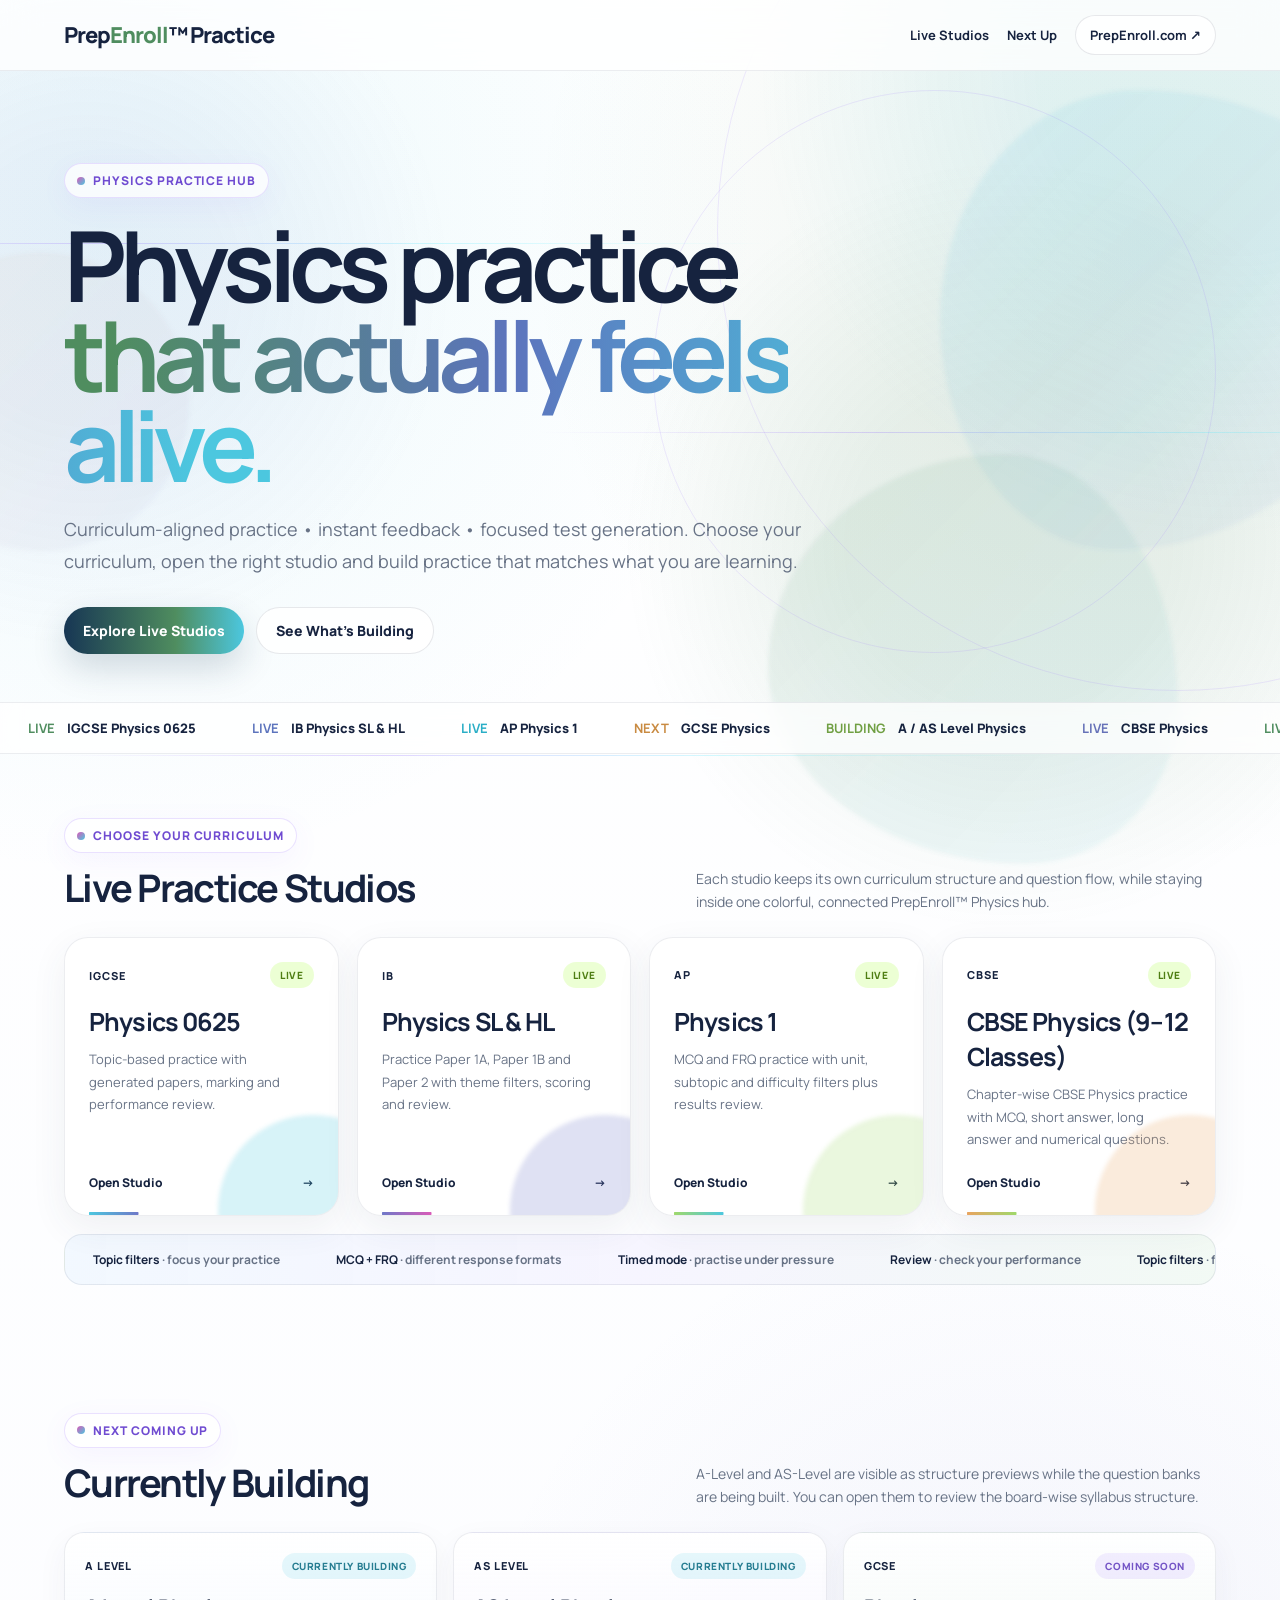
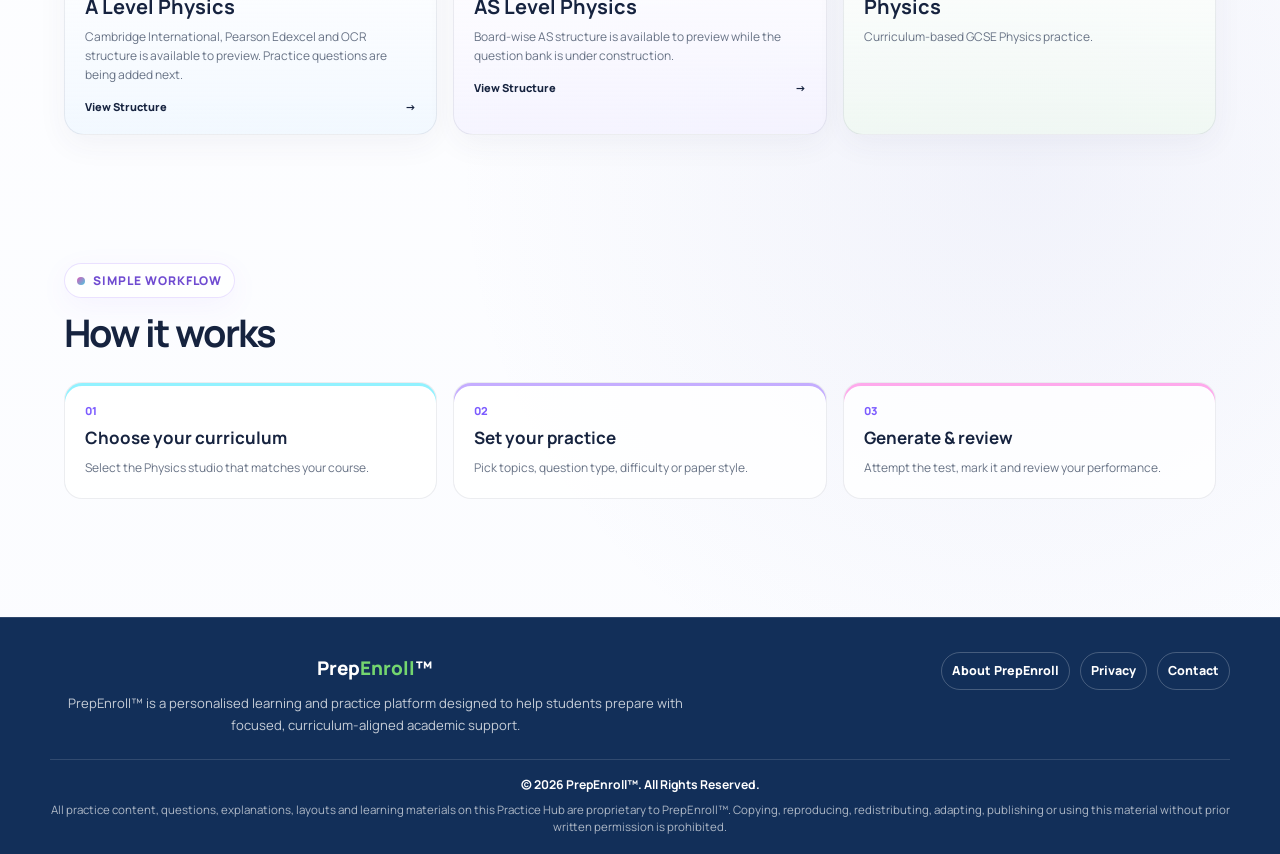
<file: index.html>
<!doctype html>
<html lang="en">
<head>
<meta charset="utf-8">
<meta name="viewport" content="width=device-width,initial-scale=1">
<title>PrepEnroll™ Physics Practice Hub</title>
<meta name="description" content="PrepEnroll™ Physics Practice Hub: curriculum-aligned Physics practice, focused test generation, instant feedback and performance review for IGCSE, IB, AP and CBSE.">
<meta property="og:title" content="PrepEnroll™ Physics Practice Hub">
<meta property="og:description" content="Curriculum-aligned practice • instant feedback • focused test generation.">
<meta property="og:type" content="website">
<meta property="og:url" content="https://sscpu-21.github.io/prepenroll-practice/">
<link rel="preconnect" href="https://fonts.googleapis.com">
<link rel="preconnect" href="https://fonts.gstatic.com" crossorigin>
<link href="https://fonts.googleapis.com/css2?family=Manrope:wght@400;500;600;700;800&family=DM+Sans:wght@500;600;700&display=swap" rel="stylesheet">
<style>
:root{
  --ink:#111827;--navy:#16233f;--muted:#687386;--line:rgba(31,45,61,.10);
  --pink:#d95bb8;--cyan:#4cc7df;--lime:#9fd86b;--violet:#6f78c8;--orange:#e9a45f;
  --soft:#fbfcff;
}
*{box-sizing:border-box}
html{scroll-behavior:smooth}
body{
  margin:0;font-family:Manrope,system-ui,sans-serif;color:var(--ink);overflow-x:hidden;position:relative;
  background:
    radial-gradient(circle at 8% 9%,rgba(76,199,223,.11),transparent 26%),
    radial-gradient(circle at 90% 10%,rgba(79,141,95,.11),transparent 25%),
    radial-gradient(circle at 80% 72%,rgba(111,120,200,.08),transparent 28%),
    linear-gradient(180deg,#ffffff 0%,#fbfcff 100%);
}
body:before{
  content:"";position:fixed;inset:-16vh -10vw;pointer-events:none;z-index:-2;
  background:
    radial-gradient(circle at 88% 18%,rgba(76,199,223,.10) 0 11%,transparent 28%),
    radial-gradient(circle at 74% 58%,rgba(79,141,95,.085) 0 12%,transparent 29%),
    radial-gradient(circle at 14% 36%,rgba(111,120,200,.07) 0 9%,transparent 24%);
}
a{text-decoration:none;color:inherit}
header{
  position:sticky;top:0;z-index:60;background:rgba(255,255,255,.78);
  backdrop-filter:blur(18px);border-bottom:1px solid rgba(24,35,63,.08)
}
.nav{max-width:1200px;margin:auto;padding:15px 24px;display:flex;align-items:center;justify-content:space-between;gap:20px}
.brand{font-size:22px;font-weight:800;letter-spacing:-.045em;color:var(--navy)}
.brand span{color:#4f8d5f}
.navlinks{display:flex;align-items:center;gap:18px;font-size:13px;font-weight:700;color:var(--navy)}
.site{padding:10px 14px;border:1px solid rgba(24,35,63,.10);border-radius:999px;background:rgba(255,255,255,.86)}
.hero{position:relative;max-width:1200px;margin:auto;padding:92px 24px 48px;min-height:590px;display:flex;align-items:center}
.hero-content{position:relative;z-index:5;max-width:900px}
.eyebrow{
  display:inline-flex;align-items:center;gap:8px;padding:8px 12px;border-radius:999px;
  background:rgba(255,255,255,.75);border:1px solid rgba(139,92,255,.18);
  box-shadow:0 8px 30px rgba(139,92,255,.06);
  color:#6f4bd1;font-size:12px;font-weight:800;letter-spacing:.08em;text-transform:uppercase
}
.eyebrow:before{content:"";width:8px;height:8px;border-radius:50%;background:linear-gradient(135deg,var(--pink),var(--cyan))}
h1{
  font-size:clamp(58px,8.6vw,98px);line-height:.92;letter-spacing:-.07em;margin:22px 0 24px;
  color:var(--navy)
}
h1 .grad{
  background:linear-gradient(90deg,#4f8d5f 5%,#5c74bd 48%,#4cc7df 92%);
  -webkit-background-clip:text;background-clip:text;color:transparent
}
.hero p{font-size:18px;line-height:1.75;color:var(--muted);max-width:760px;margin:0}
.hero-actions{display:flex;gap:12px;flex-wrap:wrap;margin-top:30px}
.btn{display:inline-flex;align-items:center;justify-content:center;padding:13px 19px;border-radius:999px;font-size:14px;font-weight:800;transition:.22s ease}
.btn.primary{
  color:#fff;background:linear-gradient(90deg,#173654,#4f8d5f 62%,#4cc7df);
  box-shadow:0 14px 34px rgba(23,54,84,.18)
}
.btn.secondary{background:rgba(255,255,255,.84);border:1px solid rgba(24,35,63,.10);color:var(--navy)}
.btn:hover{transform:translateY(-2px)}
.mesh{position:fixed;inset:0;overflow:hidden;pointer-events:none;z-index:-1}
.blob{position:absolute;filter:blur(2px);opacity:.82;mix-blend-mode:multiply;animation:float 12s ease-in-out infinite}
.b1{width:460px;height:460px;right:-120px;top:90px;border-radius:43% 57% 62% 38% / 50% 40% 60% 50%;background:linear-gradient(135deg,rgba(76,199,223,.13),rgba(111,120,200,.07))}
.b2{width:410px;height:410px;right:8vw;bottom:4vh;border-radius:58% 42% 37% 63% / 52% 61% 39% 48%;background:linear-gradient(135deg,rgba(79,141,95,.11),rgba(76,199,223,.09));animation-delay:-4s}
.b3{width:300px;height:300px;left:-110px;top:28vh;border-radius:50%;background:linear-gradient(135deg,rgba(233,164,95,.07),rgba(111,120,200,.06));animation-delay:-7s}
.line{position:absolute;height:1px;background:linear-gradient(90deg,transparent,rgba(139,92,255,.24),rgba(57,232,255,.22),transparent);width:78%;animation:sweep 8s ease-in-out infinite}
.l1{top:27%;left:-18%}.l2{top:48%;right:-20%;animation-delay:-2.8s}.l3{bottom:16%;left:4%;animation-delay:-5s}
.ring{position:absolute;border:1px solid rgba(139,92,255,.12);border-radius:50%;animation:spin 22s linear infinite}
.r1{width:72vw;height:72vw;right:-28vw;top:-18vw}
.r2{width:44vw;height:44vw;right:5vw;top:10vh;animation-direction:reverse;animation-duration:18s}
@keyframes float{0%,100%{transform:translate(0,0) rotate(0)}50%{transform:translate(-14px,18px) rotate(5deg)}}
@keyframes sweep{0%,100%{transform:translateX(-3%)}50%{transform:translateX(14%)}}
@keyframes spin{to{transform:rotate(360deg)}}
.ticker-wrap{overflow:hidden;border-top:1px solid rgba(24,35,63,.08);border-bottom:1px solid rgba(24,35,63,.08);background:rgba(255,255,255,.75);backdrop-filter:blur(10px)}
.ticker{display:flex;width:max-content;animation:ticker 24s linear infinite}
.ticker-item{padding:16px 28px;font-size:13px;font-weight:800;color:var(--navy);white-space:nowrap}
.ticker-item b{margin-right:9px}
.ticker-item:nth-child(6n+1) b{color:#4f8d5f}.ticker-item:nth-child(6n+2) b{color:#5c74bd}.ticker-item:nth-child(6n+3) b{color:#2aaec6}
.ticker-item:nth-child(6n+4) b{color:#c98b42}.ticker-item:nth-child(6n+5) b{color:#709f43}.ticker-item:nth-child(6n+6) b{color:#6672b8}
@keyframes ticker{from{transform:translateX(0)}to{transform:translateX(-50%)}}
.section{max-width:1200px;margin:auto;padding:64px 24px}
.section-head{display:flex;align-items:flex-end;justify-content:space-between;gap:24px;margin-bottom:24px}
.section-head h2{margin:8px 0 0;font-size:38px;letter-spacing:-.045em;color:var(--navy)}
.section-head p{max-width:520px;margin:0;color:var(--muted);font-size:14px;line-height:1.65}
.grid{display:grid;grid-template-columns:repeat(auto-fit,minmax(240px,1fr));gap:18px}
.card{
  position:relative;min-height:244px;border-radius:24px;padding:24px;display:flex;flex-direction:column;justify-content:space-between;
  border:1px solid rgba(24,35,63,.08);overflow:hidden;transition:.24s ease;
  background:rgba(255,255,255,.82);backdrop-filter:blur(10px);
  box-shadow:0 12px 36px rgba(61,64,91,.07)
}
.card:before{content:"";position:absolute;inset:auto -70px -90px auto;width:190px;height:190px;border-radius:50%;opacity:.22;filter:blur(2px);transition:.3s ease}
.card.c1:before{background:var(--cyan)}.card.c2:before{background:var(--violet)}.card.c3:before{background:var(--lime)}.card.c4:before{background:var(--orange)}
.card:after{content:"";position:absolute;left:24px;right:24px;bottom:0;height:3px;border-radius:9px;transform:scaleX(.22);transform-origin:left;transition:.25s ease}
.card.c1:after{background:linear-gradient(90deg,var(--cyan),var(--violet))}.card.c2:after{background:linear-gradient(90deg,var(--violet),var(--pink))}.card.c3:after{background:linear-gradient(90deg,var(--lime),var(--cyan))}.card.c4:after{background:linear-gradient(90deg,var(--orange),var(--lime))}
.card:hover{transform:translateY(-5px) scale(1.01);box-shadow:0 20px 48px rgba(61,64,91,.11)}
.card:hover:after{transform:scaleX(1)}
.topline{display:flex;align-items:center;justify-content:space-between;gap:12px}
.tag{font-size:11px;font-weight:800;letter-spacing:.08em;text-transform:uppercase;color:var(--navy)}
.pill{padding:6px 10px;border-radius:999px;font-size:10px;font-weight:800;letter-spacing:.06em;text-transform:uppercase}
.live{background:rgba(185,255,102,.28);color:#4e7e13}.soon{background:rgba(139,92,255,.10);color:#7455c6}.building{background:rgba(76,199,223,.14);color:#267d91}
.card h3{font-size:25px;letter-spacing:-.035em;color:var(--navy);margin:16px 0 9px}
.card p{margin:0;color:var(--muted);font-size:13px;line-height:1.7}
.card-link{margin-top:24px;display:flex;align-items:center;justify-content:space-between;font-size:12px;font-weight:800;color:var(--navy)}
.rail-wrap{margin-top:18px;border:1px solid rgba(24,35,63,.08);border-radius:18px;overflow:hidden;background:linear-gradient(90deg,rgba(238,246,255,.75),rgba(243,241,255,.72),rgba(238,248,240,.72))}
.rail{display:flex;width:max-content;animation:rail 31s linear infinite}
.rail span{padding:16px 28px;font-size:12px;font-weight:700;color:var(--muted);white-space:nowrap}
.rail b{color:var(--navy)}
@keyframes rail{from{transform:translateX(-50%)}to{transform:translateX(0)}}
.coming-grid{display:grid;grid-template-columns:repeat(3,1fr);gap:16px}
.coming{
  min-height:180px;border-radius:20px;padding:20px;background:rgba(255,255,255,.78);
  border:1px solid rgba(24,35,63,.08);box-shadow:0 10px 30px rgba(61,64,91,.05);transition:.22s ease
}
a.coming:hover{transform:translateY(-3px);box-shadow:0 16px 34px rgba(61,64,91,.10);border-color:rgba(76,199,223,.35)}
.coming:nth-child(1){background:linear-gradient(180deg,rgba(255,255,255,.90),rgba(238,246,255,.72))}
.coming:nth-child(2){background:linear-gradient(180deg,rgba(255,255,255,.90),rgba(243,241,255,.72))}
.coming:nth-child(3){background:linear-gradient(180deg,rgba(255,255,255,.90),rgba(238,248,240,.72))}
.coming h3{color:var(--navy);font-size:20px;margin:14px 0 7px}.coming p{margin:0;color:var(--muted);font-size:12px;line-height:1.6}.preview-link{margin-top:15px;font-size:11px;font-weight:800;color:var(--navy);display:flex;justify-content:space-between;align-items:center}
.how{display:grid;grid-template-columns:repeat(3,1fr);gap:16px}
.step{
  border-radius:18px;padding:20px;border:1px solid rgba(24,35,63,.08);background:rgba(255,255,255,.78)
}
.step:nth-child(1){box-shadow:inset 0 3px 0 rgba(57,232,255,.55)}.step:nth-child(2){box-shadow:inset 0 3px 0 rgba(139,92,255,.50)}.step:nth-child(3){box-shadow:inset 0 3px 0 rgba(255,79,216,.48)}
.step .n{font-size:11px;font-weight:800;color:#7c5cff;margin-bottom:8px}.step strong{display:block;color:var(--navy);font-size:17px;margin-bottom:6px}.step span{font-size:12px;color:var(--muted);line-height:1.6}
footer{border-top:1px solid rgba(24,35,63,.08);padding:30px 24px 44px;text-align:center;color:var(--muted);font-size:12px;line-height:1.8;background:rgba(255,255,255,.68)}
footer strong,footer a{color:var(--navy)}
@media(max-width:1000px){.grid{grid-template-columns:1fr 1fr}}@media(max-width:900px){.coming-grid{grid-template-columns:1fr 1fr}.hero{min-height:540px}}
@media(max-width:640px){.navlinks .hide-sm{display:none}.grid,.coming-grid,.how{grid-template-columns:1fr}.section-head{align-items:flex-start;flex-direction:column}.hero{padding-top:58px;min-height:540px}h1{font-size:52px}.hero p{font-size:16px}.b1{right:-210px}.b2{right:-110px}}

/* Uniform PrepEnroll Practice Hub footer */
.pe-global-footer{margin-top:54px;background:#122f59;color:#fff;padding:34px 20px 18px;border-top:1px solid rgba(255,255,255,.12)}
.pe-footer-inner{max-width:1180px;margin:0 auto;display:flex;justify-content:space-between;gap:32px;align-items:flex-start}
.pe-footer-about{max-width:650px}.pe-footer-brand{font-size:1.18rem;font-weight:900;margin-bottom:8px}.pe-footer-brand span{color:#74d66f}
.pe-footer-about p{font-size:.82rem;line-height:1.65;color:rgba(255,255,255,.76);margin:0}
.pe-footer-links{display:flex;gap:10px;flex-wrap:wrap;justify-content:flex-end}
.pe-footer-links a{color:#fff;text-decoration:none;font-size:.78rem;font-weight:800;border:1px solid rgba(255,255,255,.22);border-radius:999px;padding:7px 10px}
.pe-footer-links a:hover{background:rgba(255,255,255,.08);border-color:rgba(116,214,111,.65)}
.pe-footer-legal{max-width:1180px;margin:22px auto 0;padding-top:16px;border-top:1px solid rgba(255,255,255,.13);display:flex;flex-direction:column;gap:6px;font-size:.72rem;line-height:1.55;color:rgba(255,255,255,.66)}
.pe-footer-legal strong{color:#fff;font-size:.76rem}
@media(max-width:760px){.pe-footer-inner{flex-direction:column}.pe-footer-links{justify-content:flex-start}.pe-global-footer{padding-left:14px;padding-right:14px}}
</style>
</head>
<body>
<header>
  <div class="nav">
    <a class="brand" href="/prepenroll-practice/">Prep<span>Enroll</span>™ Practice</a>
    <div class="navlinks">
      <a class="hide-sm" href="#live">Live Studios</a>
      <a class="hide-sm" href="#coming">Next Up</a>
      <a class="site" href="https://www.prepenroll.com" target="_blank" rel="noopener">PrepEnroll.com ↗</a>
    </div>
  </div>
</header>

<main>
<section class="hero">
  <div class="mesh">
    <div class="blob b1"></div><div class="blob b2"></div><div class="blob b3"></div>
    <div class="line l1"></div><div class="line l2"></div><div class="line l3"></div>
    <div class="ring r1"></div><div class="ring r2"></div>
  </div>
  <div class="hero-content">
    <div class="eyebrow">Physics Practice Hub</div>
    <h1>Physics practice<br><span class="grad">that actually feels alive.</span></h1>
    <p>Curriculum-aligned practice • instant feedback • focused test generation. Choose your curriculum, open the right studio and build practice that matches what you are learning.</p>
    <div class="hero-actions">
      <a class="btn primary" href="#live">Explore Live Studios</a>
      <a class="btn secondary" href="#coming">See What’s Building</a>
    </div>
  </div>
</section>

<div class="ticker-wrap">
  <div class="ticker">
    <div class="ticker-item"><b>LIVE</b> IGCSE Physics 0625</div>
    <div class="ticker-item"><b>LIVE</b> IB Physics SL & HL</div>
    <div class="ticker-item"><b>LIVE</b> AP Physics 1</div>
    <div class="ticker-item"><b>NEXT</b> GCSE Physics</div>
    <div class="ticker-item"><b>BUILDING</b> A / AS Level Physics</div>
    <div class="ticker-item"><b>LIVE</b> CBSE Physics</div>
    <div class="ticker-item"><b>LIVE</b> IGCSE Physics 0625</div>
    <div class="ticker-item"><b>LIVE</b> IB Physics SL & HL</div>
    <div class="ticker-item"><b>LIVE</b> AP Physics 1</div>
    <div class="ticker-item"><b>NEXT</b> GCSE Physics</div>
    <div class="ticker-item"><b>BUILDING</b> A / AS Level Physics</div>
    <div class="ticker-item"><b>LIVE</b> CBSE Physics</div>
  </div>
</div>

<section class="section" id="live">
  <div class="section-head">
    <div><div class="eyebrow">Choose your curriculum</div><h2>Live Practice Studios</h2></div>
    <p>Each studio keeps its own curriculum structure and question flow, while staying inside one colorful, connected PrepEnroll™ Physics hub.</p>
  </div>

  <div class="grid">
    <a class="card c1" href="/prepenroll-practice/igcse-physics/">
      <div>
        <div class="topline"><span class="tag">IGCSE</span><span class="pill live">Live</span></div>
        <h3>Physics 0625</h3>
        <p>Topic-based practice with generated papers, marking and performance review.</p>
      </div>
      <div class="card-link"><span>Open Studio</span><span>→</span></div>
    </a>

    <a class="card c2" href="/prepenroll-practice/ib-physics/">
      <div>
        <div class="topline"><span class="tag">IB</span><span class="pill live">Live</span></div>
        <h3>Physics SL & HL</h3>
        <p>Practice Paper 1A, Paper 1B and Paper 2 with theme filters, scoring and review.</p>
      </div>
      <div class="card-link"><span>Open Studio</span><span>→</span></div>
    </a>

    <a class="card c3" href="/prepenroll-practice/ap-physics-1/">
      <div>
        <div class="topline"><span class="tag">AP</span><span class="pill live">Live</span></div>
        <h3>Physics 1</h3>
        <p>MCQ and FRQ practice with unit, subtopic and difficulty filters plus results review.</p>
      </div>
      <div class="card-link"><span>Open Studio</span><span>→</span></div>
    </a>

    <a class="card c4" href="/prepenroll-practice/cbse-physics/">
      <div>
        <div class="topline"><span class="tag">CBSE</span><span class="pill live">Live</span></div>
        <h3>CBSE Physics (9–12 Classes)</h3>
        <p>Chapter-wise CBSE Physics practice with MCQ, short answer, long answer and numerical questions.</p>
      </div>
      <div class="card-link"><span>Open Studio</span><span>→</span></div>
    </a>
  </div>

  <div class="rail-wrap">
    <div class="rail">
      <span><b>Topic filters</b> · focus your practice</span>
      <span><b>MCQ + FRQ</b> · different response formats</span>
      <span><b>Timed mode</b> · practise under pressure</span>
      <span><b>Review</b> · check your performance</span>
      <span><b>Topic filters</b> · focus your practice</span>
      <span><b>MCQ + FRQ</b> · different response formats</span>
      <span><b>Timed mode</b> · practise under pressure</span>
      <span><b>Review</b> · check your performance</span>
    </div>
  </div>
</section>

<section class="section" id="coming">
  <div class="section-head">
    <div><div class="eyebrow">Next coming up</div><h2>Currently Building</h2></div>
    <p>A-Level and AS-Level are visible as structure previews while the question banks are being built. You can open them to review the board-wise syllabus structure.</p>
  </div>
  <div class="coming-grid">
    <a class="coming" href="/prepenroll-practice/a-level-physics/">
      <div class="topline"><span class="tag">A Level</span><span class="pill building">Currently Building</span></div>
      <h3>A Level Physics</h3>
      <p>Cambridge International, Pearson Edexcel and OCR structure is available to preview. Practice questions are being added next.</p>
      <div class="preview-link"><span>View Structure</span><span>→</span></div>
    </a>
    <a class="coming" href="/prepenroll-practice/as-level-physics/">
      <div class="topline"><span class="tag">AS Level</span><span class="pill building">Currently Building</span></div>
      <h3>AS Level Physics</h3>
      <p>Board-wise AS structure is available to preview while the question bank is under construction.</p>
      <div class="preview-link"><span>View Structure</span><span>→</span></div>
    </a>
    <div class="coming"><div class="topline"><span class="tag">GCSE</span><span class="pill soon">Coming Soon</span></div><h3>Physics</h3><p>Curriculum-based GCSE Physics practice.</p></div>
  </div>
</section>

<section class="section">
  <div class="section-head"><div><div class="eyebrow">Simple workflow</div><h2>How it works</h2></div></div>
  <div class="how">
    <div class="step"><div class="n">01</div><strong>Choose your curriculum</strong><span>Select the Physics studio that matches your course.</span></div>
    <div class="step"><div class="n">02</div><strong>Set your practice</strong><span>Pick topics, question type, difficulty or paper style.</span></div>
    <div class="step"><div class="n">03</div><strong>Generate & review</strong><span>Attempt the test, mark it and review your performance.</span></div>
  </div>
</section>
</main>

<footer class="pe-global-footer">
  <div class="pe-footer-inner">
    <div class="pe-footer-about">
      <div class="pe-footer-brand">Prep<span>Enroll</span>™</div>
      <p>PrepEnroll™ is a personalised learning and practice platform designed to help students prepare with focused, curriculum-aligned academic support.</p>
    </div>
    <div class="pe-footer-links">
      <a href="https://www.prepenroll.com" target="_blank" rel="noopener">About PrepEnroll</a>
      <a href="/prepenroll-practice/privacy/">Privacy</a>
      <a href="mailto:info@prepenroll.com">Contact</a>
    </div>
  </div>
  <div class="pe-footer-legal">
    <strong>© 2026 PrepEnroll™. All Rights Reserved.</strong>
    <span>All practice content, questions, explanations, layouts and learning materials on this Practice Hub are proprietary to PrepEnroll™. Copying, reproducing, redistributing, adapting, publishing or using this material without prior written permission is prohibited.</span>
  </div>
</footer>
</body>
</html>
</file>
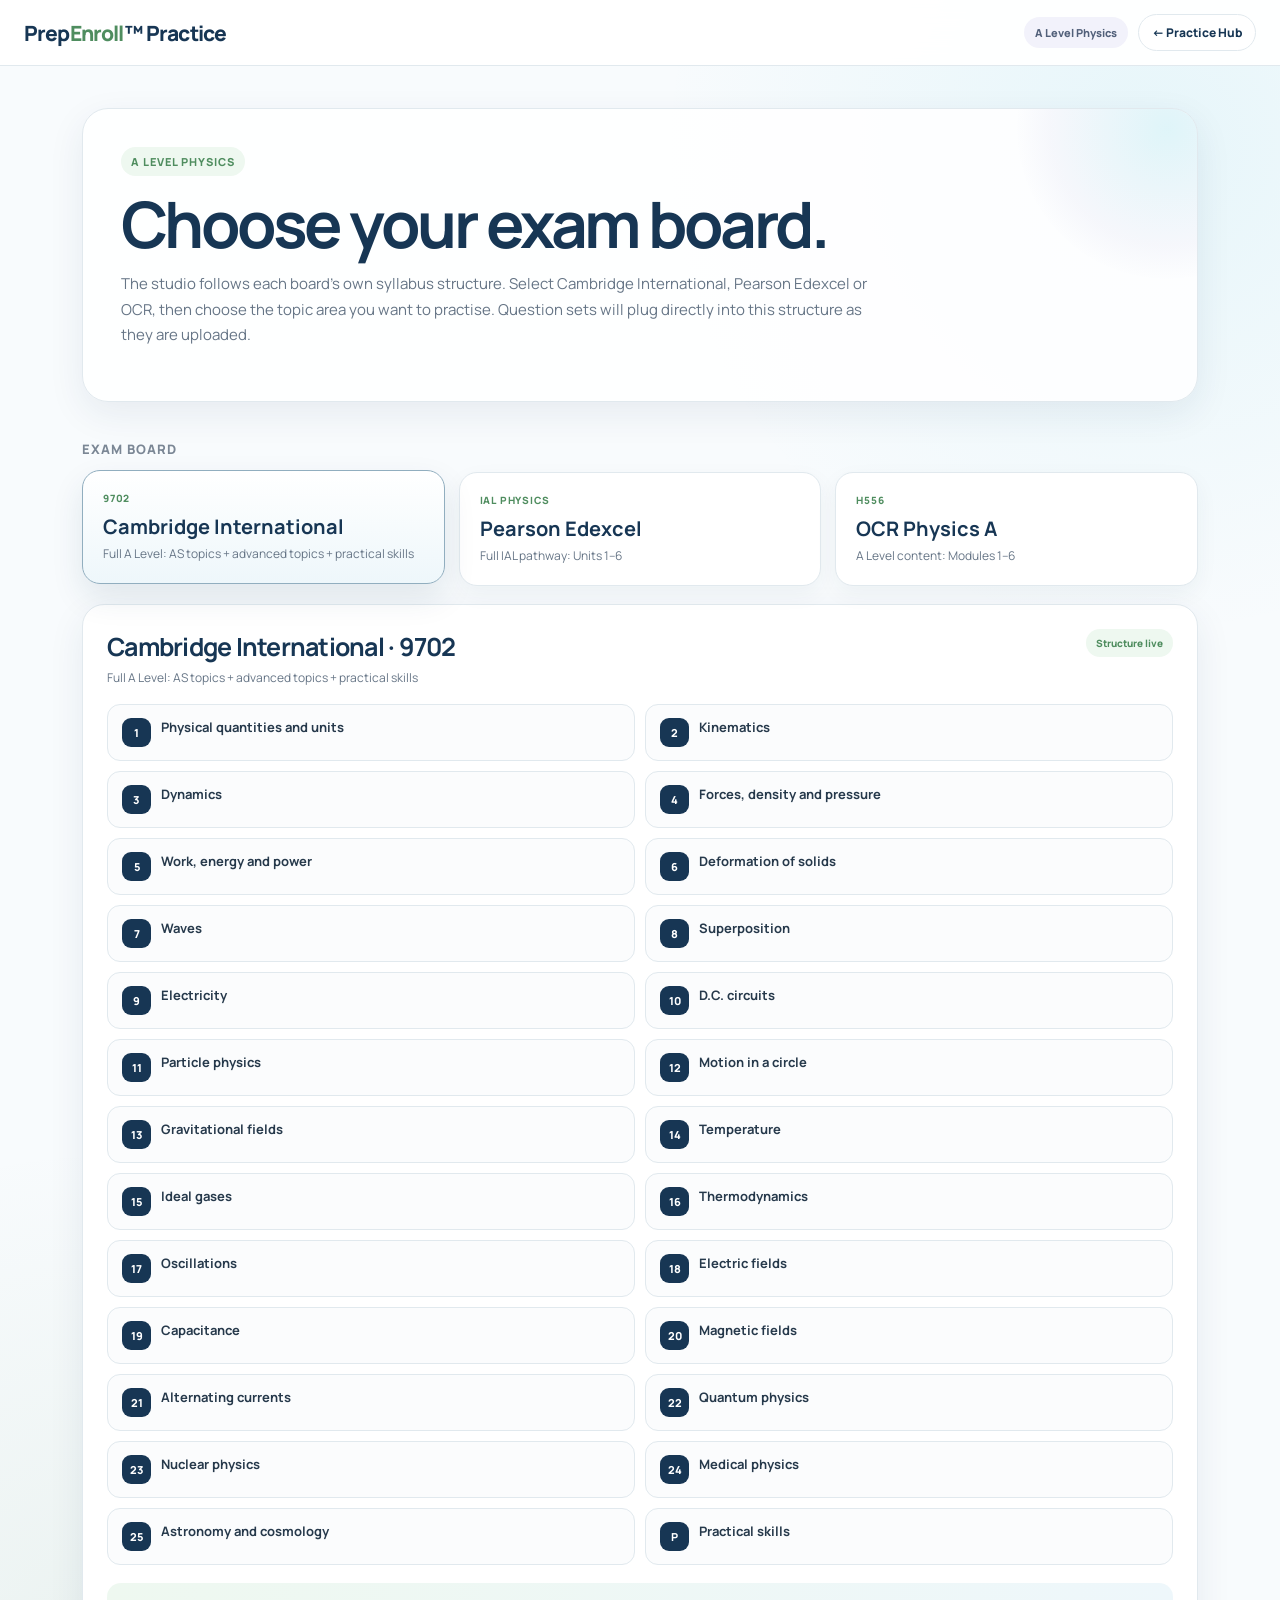
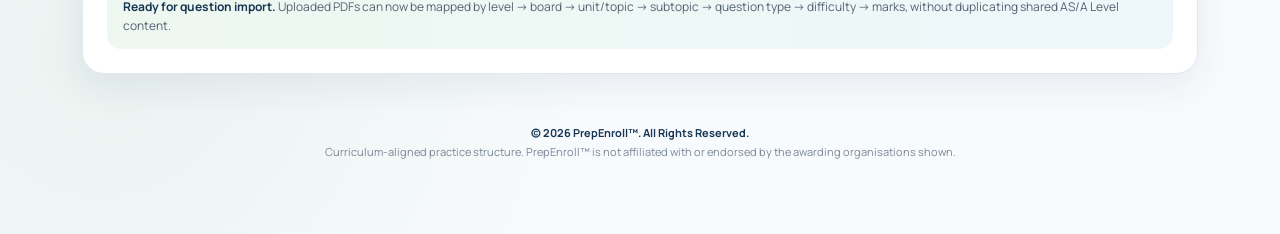
<file: a-level-physics/index.html>
<!doctype html>
<html lang="en">
<head>
<meta charset="utf-8"><meta name="viewport" content="width=device-width,initial-scale=1">
<title>PrepEnroll™ A Level Physics Practice Studio</title>
<meta name="description" content="A Level Physics practice by PrepEnroll™ for Cambridge International, Pearson Edexcel and OCR.">
<link rel="preconnect" href="https://fonts.googleapis.com"><link rel="preconnect" href="https://fonts.gstatic.com" crossorigin>
<link href="https://fonts.googleapis.com/css2?family=Manrope:wght@400;500;600;700;800&display=swap" rel="stylesheet">
<style>
:root{--navy:#173654;--navy2:#244e70;--green:#4f8d5f;--cyan:#4cc7df;--violet:#6f78c8;--ink:#17232e;--muted:#667586;--line:#e1e9ee;--bg:#f8fbfd;--white:#fff;--softblue:#eef7fb;--softgreen:#eef8f0;--softviolet:#f2f2fb;--shadow:0 12px 36px rgba(23,54,84,.08)}
*{box-sizing:border-box}body{margin:0;font-family:Manrope,system-ui,sans-serif;color:var(--ink);background:radial-gradient(circle at 90% 8%,rgba(76,199,223,.10),transparent 24%),radial-gradient(circle at 8% 90%,rgba(79,141,95,.08),transparent 25%),var(--bg);min-height:100vh}
a{text-decoration:none;color:inherit}.top{height:66px;position:sticky;top:0;z-index:50;display:flex;align-items:center;justify-content:space-between;padding:0 24px;background:rgba(255,255,255,.94);backdrop-filter:blur(16px);border-bottom:1px solid var(--line)}
.brand{font-size:21px;font-weight:800;letter-spacing:-.04em;color:var(--navy)}.brand span{color:var(--green)}.top-right{display:flex;align-items:center;gap:10px}.hub{font-size:12px;font-weight:800;color:var(--navy);border:1px solid var(--line);background:#fff;border-radius:999px;padding:9px 13px}.level-chip{font-size:11px;font-weight:800;color:#52607a;background:var(--softviolet);border-radius:999px;padding:8px 11px}
.wrap{max-width:1160px;margin:auto;padding:42px 22px 72px}.hero{background:rgba(255,255,255,.9);border:1px solid var(--line);border-radius:26px;padding:38px;box-shadow:var(--shadow);position:relative;overflow:hidden}
.hero:after{content:"";position:absolute;width:300px;height:300px;border-radius:50%;right:-120px;top:-130px;background:radial-gradient(circle,rgba(76,199,223,.17),rgba(111,120,200,.05) 55%,transparent 72%)}
.eyebrow{display:inline-block;font-size:11px;font-weight:800;letter-spacing:.09em;text-transform:uppercase;color:var(--green);background:var(--softgreen);padding:7px 10px;border-radius:999px;position:relative;z-index:2}
h1{font-size:clamp(38px,6vw,64px);line-height:1;letter-spacing:-.055em;color:var(--navy);margin:16px 0 14px;position:relative;z-index:2}.hero p{max-width:760px;color:var(--muted);line-height:1.7;font-size:15px;position:relative;z-index:2}
.board-title{margin:38px 0 14px;font-size:13px;font-weight:800;text-transform:uppercase;letter-spacing:.08em;color:#7b8795}
.boards{display:grid;grid-template-columns:repeat(3,1fr);gap:14px}.board{border:1px solid var(--line);background:#fff;border-radius:18px;padding:20px;cursor:pointer;transition:.2s;box-shadow:0 8px 22px rgba(23,54,84,.05)}
.board:hover,.board.active{transform:translateY(-2px);border-color:#91aebf;box-shadow:0 14px 32px rgba(23,54,84,.10)}.board.active{background:linear-gradient(180deg,#fff,var(--softblue))}
.board .tag{font-size:10px;font-weight:800;text-transform:uppercase;letter-spacing:.08em;color:var(--green)}.board h3{margin:8px 0 5px;color:var(--navy);font-size:20px}.board p{margin:0;color:var(--muted);font-size:12px;line-height:1.55}
.panel{margin-top:18px;background:#fff;border:1px solid var(--line);border-radius:22px;padding:24px;box-shadow:var(--shadow)}.panel-head{display:flex;align-items:flex-start;justify-content:space-between;gap:18px;margin-bottom:18px}.panel-head h2{margin:0;color:var(--navy);font-size:25px;letter-spacing:-.03em}.panel-head p{margin:5px 0 0;color:var(--muted);font-size:12px}
.status{font-size:10px;font-weight:800;color:#4f8d5f;background:var(--softgreen);border-radius:999px;padding:7px 10px;white-space:nowrap}.topic-grid{display:grid;grid-template-columns:repeat(2,1fr);gap:10px}.topic{border:1px solid var(--line);border-radius:13px;padding:13px 14px;background:#fbfcfd}.topic-top{display:flex;gap:10px;align-items:flex-start}.num{width:29px;height:29px;border-radius:9px;background:var(--navy);color:#fff;display:grid;place-items:center;font-size:11px;font-weight:800;flex:none}.topic b{font-size:13px;color:#26394b}.subs{margin:9px 0 0 39px;display:flex;flex-wrap:wrap;gap:6px}.sub{font-size:10.5px;color:#5f6d7b;background:var(--softblue);padding:5px 7px;border-radius:999px}
.ready{margin-top:18px;padding:14px 16px;border-radius:14px;background:linear-gradient(90deg,var(--softgreen),var(--softblue));color:#536272;font-size:12px;line-height:1.6}.ready strong{color:var(--navy)}
.footer{margin-top:50px;text-align:center;color:#7a8795;font-size:11px;line-height:1.7}.footer strong{color:var(--navy)}
@media(max-width:800px){.boards{grid-template-columns:1fr}.topic-grid{grid-template-columns:1fr}.panel-head{flex-direction:column}.hero{padding:28px 22px}.top{padding:0 14px}.level-chip{display:none}}
</style></head>
<body>
<header class="top"><a class="brand" href="/prepenroll-practice/">Prep<span>Enroll</span>™ Practice</a><div class="top-right"><span class="level-chip">A Level Physics</span><a class="hub" href="/prepenroll-practice/">← Practice Hub</a></div></header>
<main class="wrap">
<section class="hero"><span class="eyebrow">A Level Physics</span><h1>Choose your exam board.</h1><p>The studio follows each board’s own syllabus structure. Select Cambridge International, Pearson Edexcel or OCR, then choose the topic area you want to practise. Question sets will plug directly into this structure as they are uploaded.</p></section>
<div class="board-title">Exam board</div><section class="boards" id="boards"></section><section class="panel" id="panel"></section>
<footer class="footer"><strong>© 2026 PrepEnroll™. All Rights Reserved.</strong><br>Curriculum-aligned practice structure. PrepEnroll™ is not affiliated with or endorsed by the awarding organisations shown.</footer>
</main>
<script>
const DATA={"cie":{"label":"Cambridge International","code":"9702","note":"Full A Level: AS topics + advanced topics + practical skills","items":[["1","Physical quantities and units"],["2","Kinematics"],["3","Dynamics"],["4","Forces, density and pressure"],["5","Work, energy and power"],["6","Deformation of solids"],["7","Waves"],["8","Superposition"],["9","Electricity"],["10","D.C. circuits"],["11","Particle physics"],["12","Motion in a circle"],["13","Gravitational fields"],["14","Temperature"],["15","Ideal gases"],["16","Thermodynamics"],["17","Oscillations"],["18","Electric fields"],["19","Capacitance"],["20","Magnetic fields"],["21","Alternating currents"],["22","Quantum physics"],["23","Nuclear physics"],["24","Medical physics"],["25","Astronomy and cosmology"],["P","Practical skills"]]},"edexcel":{"label":"Pearson Edexcel","code":"IAL Physics","note":"Full IAL pathway: Units 1–6","items":[["1","Mechanics and Materials"],["2","Waves and Electricity"],["3","Practical Skills in Physics I"],["4","Further Mechanics, Fields and Particles"],["5","Thermodynamics, Radiation, Oscillations and Cosmology"],["6","Practical Skills in Physics II"]]},"ocr":{"label":"OCR Physics A","code":"H556","note":"A Level content: Modules 1–6","items":[["1","Development of practical skills in physics",["Practical skills assessed in a written examination","Practical skills assessed in the practical endorsement"]],["2","Foundations in physics",["Physical quantities and units","Making measurements and analysing data","Nature of quantities"]],["3","Forces and motion",["Motion","Forces in action","Work, energy and power","Materials","Newton’s laws of motion and momentum"]],["4","Electrons, waves and photons",["Charge and current","Energy, power and resistance","Electrical circuits","Waves","Quantum physics"]],["5","Newtonian world and astrophysics",["Thermal physics","Circular motion","Oscillations","Gravitational fields","Astrophysics and cosmology"]],["6","Particles and medical physics",["Capacitors","Electric fields","Electromagnetism","Nuclear and particle physics","Medical imaging"]]]}};
let current="cie";
function renderBoards(){const el=document.getElementById("boards");el.innerHTML=Object.entries(DATA).map(([k,b])=>`<div class="board ${k===current?'active':''}" onclick="selectBoard('${k}')"><div class="tag">${b.code}</div><h3>${b.label}</h3><p>${b.note}</p></div>`).join("")}
function renderPanel(){const b=DATA[current];const topics=b.items.map(item=>{const n=item[0],name=item[1],subs=item[2]||[];return `<div class="topic"><div class="topic-top"><span class="num">${n}</span><b>${name}</b></div>${subs.length?`<div class="subs">${subs.map(s=>`<span class="sub">${s}</span>`).join("")}</div>`:""}</div>`}).join("");document.getElementById("panel").innerHTML=`<div class="panel-head"><div><h2>${b.label} · ${b.code}</h2><p>${b.note}</p></div><span class="status">Structure live</span></div><div class="topic-grid">${topics}</div><div class="ready"><strong>Ready for question import.</strong> Uploaded PDFs can now be mapped by level → board → unit/topic → subtopic → question type → difficulty → marks, without duplicating shared AS/A Level content.</div>`}
function selectBoard(k){current=k;renderBoards();renderPanel()}
renderBoards();renderPanel();
</script></body></html>
</file>
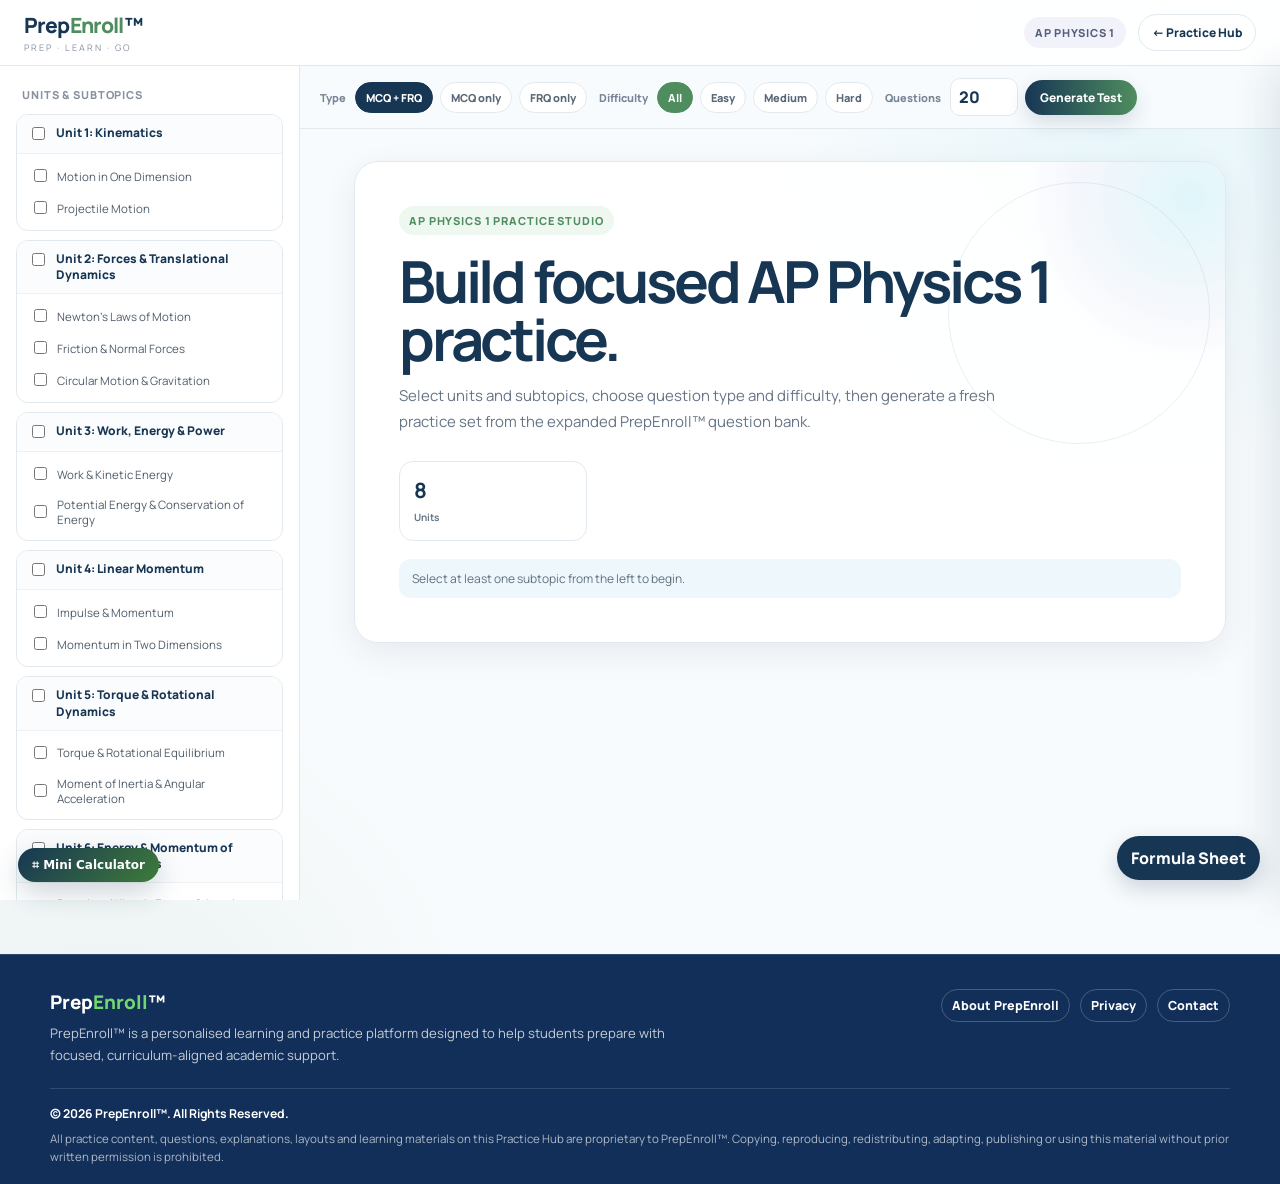
<file: ap-physics-1/index.html>
<!doctype html><html lang="en"><head><meta charset="utf-8"><meta name="viewport" content="width=device-width,initial-scale=1"><title>AP Physics 1 Practice Studio | PrepEnroll™</title><meta name="description" content="AP Physics 1 curriculum practice studio by PrepEnroll™ with MCQ, FRQ, unit filters, timed practice and downloadable scorecards."><link rel="preconnect" href="https://fonts.googleapis.com"><link rel="preconnect" href="https://fonts.gstatic.com" crossorigin><link href="https://fonts.googleapis.com/css2?family=Manrope:wght@400;500;600;700;800&display=swap" rel="stylesheet"><style>
:root{--navy:#173654;--navy2:#244e70;--green:#4f8d5f;--cyan:#4cc7df;--violet:#6f78c8;--ink:#17232e;--muted:#667586;--line:#e1e9ee;--bg:#f8fbfd;--white:#fff;--softblue:#eef7fb;--softgreen:#eef8f0;--softviolet:#f2f2fb;--amber:#c98b42;--red:#c94c4c;--radius:16px;--shadow:0 10px 32px rgba(23,54,84,.08)}
*{box-sizing:border-box}html{scroll-behavior:smooth}body{margin:0;font-family:Manrope,Segoe UI,system-ui,sans-serif;color:var(--ink);background:radial-gradient(circle at 90% 8%,rgba(76,199,223,.10),transparent 24%),radial-gradient(circle at 8% 90%,rgba(79,141,95,.08),transparent 25%),var(--bg);min-height:100vh}button,input,textarea{font:inherit}button{cursor:pointer}.top{height:66px;position:sticky;top:0;z-index:50;display:flex;align-items:center;justify-content:space-between;padding:0 24px;background:rgba(255,255,255,.94);backdrop-filter:blur(16px);border-bottom:1px solid var(--line)}.brand{font-size:21px;font-weight:800;letter-spacing:-.04em;color:var(--navy)}.brand .enroll{color:var(--green)}.tagline{display:block;font-size:9px;letter-spacing:.22em;color:#8792a1;margin-top:2px}.top-right{display:flex;align-items:center;gap:12px}.hub-link{font-size:12px;font-weight:800;color:var(--navy);text-decoration:none;border:1px solid var(--line);background:#fff;border-radius:999px;padding:9px 13px}.exam-chip{font-size:11px;font-weight:800;letter-spacing:.07em;color:#52607a;background:var(--softviolet);border-radius:999px;padding:8px 11px}.shell{display:grid;grid-template-columns:300px minmax(0,1fr);min-height:calc(100vh - 66px)}.sidebar{background:rgba(255,255,255,.96);border-right:1px solid var(--line);padding:18px 16px;position:sticky;top:66px;height:calc(100vh - 66px);overflow:auto}.side-title{font-size:11px;font-weight:800;letter-spacing:.08em;text-transform:uppercase;color:#8792a1;margin:3px 6px 12px}.unit-block{border:1px solid var(--line);border-radius:12px;margin-bottom:9px;overflow:hidden;background:#fff}.unit-header{padding:10px 11px;background:#fbfcfd}.unit-header label{display:flex;align-items:flex-start;gap:8px;font-size:12px;font-weight:800;color:var(--navy);line-height:1.35}.unit-header input,.sub-row input{accent-color:var(--green);margin-top:2px}.sub-list{border-top:1px solid #edf1f4;padding:6px}.sub-row{display:flex;align-items:center;gap:7px;padding:7px 7px;border-radius:8px;font-size:11.5px;color:#4f5d6b;cursor:pointer}.sub-row:hover{background:var(--softblue)}.sub-row span:nth-child(2){flex:1}.q-count{font-size:9.5px;font-weight:800;color:var(--green);background:var(--softgreen);padding:2px 5px;border-radius:999px}.main{min-width:0}.controls{position:sticky;top:66px;z-index:40;padding:12px 20px;background:rgba(248,251,253,.92);backdrop-filter:blur(15px);border-bottom:1px solid var(--line);display:flex;align-items:center;gap:12px;flex-wrap:wrap}.control-group{display:flex;align-items:center;gap:7px;flex-wrap:wrap}.lbl{font-size:11px;font-weight:800;color:#788596;margin-right:2px}.chip{border:1px solid var(--line);background:#fff;color:#596777;border-radius:999px;padding:7px 10px;font-size:11px;font-weight:800}.chip.active{background:var(--navy);color:#fff;border-color:var(--navy)}.chip.diff.active{background:var(--green);border-color:var(--green)}#q-count{width:68px;border:1px solid var(--line);border-radius:10px;padding:7px 8px;color:var(--navy);font-weight:800;background:#fff}.gen-btn{border:0;border-radius:999px;padding:9px 15px;font-size:12px;font-weight:800;color:#fff;background:linear-gradient(90deg,var(--navy),var(--green));box-shadow:0 8px 20px rgba(23,54,84,.15)}.content{max-width:920px;margin:0 auto;padding:32px 24px 70px}.screen{display:none}.screen.active{display:block}.welcome{position:relative;overflow:hidden;background:rgba(255,255,255,.88);border:1px solid var(--line);border-radius:24px;padding:44px;box-shadow:var(--shadow)}.welcome:before{content:"";position:absolute;width:330px;height:330px;border-radius:50%;right:-130px;top:-130px;background:radial-gradient(circle,rgba(76,199,223,.16),rgba(111,120,200,.05) 52%,transparent 72%)}.welcome:after{content:"";position:absolute;width:260px;height:260px;border:1px solid rgba(111,120,200,.13);border-radius:50%;right:15px;top:20px}.eyebrow{position:relative;z-index:2;display:inline-block;font-size:11px;font-weight:800;letter-spacing:.08em;text-transform:uppercase;color:var(--green);background:var(--softgreen);padding:7px 10px;border-radius:999px}.welcome h1{position:relative;z-index:2;font-size:clamp(38px,6vw,58px);line-height:1;letter-spacing:-.055em;color:var(--navy);margin:17px 0 14px}.welcome p{position:relative;z-index:2;color:var(--muted);font-size:15px;line-height:1.7;max-width:650px}.stats{position:relative;z-index:2;display:grid;grid-template-columns:repeat(4,1fr);gap:10px;margin-top:27px}.stat{background:#fff;border:1px solid var(--line);border-radius:14px;padding:14px}.stat b{display:block;color:var(--navy);font-size:21px}.stat span{font-size:10px;color:var(--muted);font-weight:700}.select-note{margin-top:18px;font-size:12px;color:#607080;background:var(--softblue);border-radius:12px;padding:11px 13px;position:relative;z-index:2}.test-head{display:flex;align-items:center;justify-content:space-between;gap:14px;margin-bottom:13px}.test-head h2{margin:0;color:var(--navy);font-size:18px}.timer{font-variant-numeric:tabular-nums;font-weight:800;color:var(--navy);background:#fff;border:1px solid var(--line);border-radius:999px;padding:8px 12px}.progress-wrap{background:#fff;border:1px solid var(--line);border-radius:14px;padding:12px 14px;margin-bottom:14px}.progress-top{display:flex;justify-content:space-between;font-size:10.5px;font-weight:800;color:#6b7786;margin-bottom:7px}.progress{height:6px;border-radius:999px;background:#e8eef2;overflow:hidden}.progress>div{height:100%;width:0;background:linear-gradient(90deg,var(--navy),var(--green),var(--cyan));transition:.25s}.qcard{background:#fff;border:1px solid var(--line);border-radius:18px;padding:24px;box-shadow:var(--shadow)}.qmeta{display:flex;align-items:center;gap:8px;flex-wrap:wrap;margin-bottom:16px}.badge{font-size:10px;font-weight:800;text-transform:uppercase;letter-spacing:.05em;padding:5px 8px;border-radius:999px}.b-mcq{background:var(--softblue);color:#315d7d}.b-frq{background:var(--softgreen);color:var(--green)}.b-easy{background:#eef8f0;color:#4f8d5f}.b-medium{background:#fff5e7;color:#a56b24}.b-hard{background:#fdeeee;color:#a13e3e}.qnum{font-size:11px;color:#778392;font-weight:700}.flag{margin-left:auto;border:1px solid var(--line);background:#fff;border-radius:999px;padding:6px 9px;font-size:11px;font-weight:800;color:#7b8694}.flag.on{background:#fff5e7;color:#a56b24;border-color:#f0d5a9}.qtext{font-size:15.5px;line-height:1.72;color:#263440;margin-bottom:19px}.opts{display:flex;flex-direction:column;gap:9px}.opt{display:flex;align-items:flex-start;gap:11px;border:1.5px solid var(--line);border-radius:12px;padding:12px 13px;background:#fff;transition:.15s}.opt:hover{border-color:#9db8c9;background:#fbfdff}.opt.sel{border-color:var(--navy);background:var(--softblue)}.letter{width:25px;height:25px;border-radius:50%;display:grid;place-items:center;flex:none;border:1px solid #cbd7df;font-size:10px;font-weight:800;color:#617183}.opt.sel .letter{background:var(--navy);color:#fff;border-color:var(--navy)}.frqpart{padding:13px;border:1px solid var(--line);border-radius:12px;background:#fbfcfd;margin-bottom:11px}.frqlabel{font-size:12px;font-weight:800;color:var(--navy);margin-bottom:7px}.frqpart textarea{width:100%;min-height:105px;border:1px solid var(--line);border-radius:10px;padding:10px;resize:vertical;color:var(--ink);background:#fff}.model-btn,.secondary{border:1px solid var(--line);background:#fff;color:var(--navy);font-weight:800;border-radius:999px;padding:9px 13px;font-size:11px}.model{margin-top:10px;padding:12px 14px;background:var(--softgreen);border-left:3px solid var(--green);border-radius:9px;font-size:12px;line-height:1.65}.navrow{display:flex;justify-content:space-between;align-items:center;gap:12px;margin-top:14px;flex-wrap:wrap}.navbtns{display:flex;gap:8px}.primary{border:0;background:var(--navy);color:#fff;font-weight:800;border-radius:999px;padding:10px 15px}.submit{border:0;background:var(--green);color:#fff;font-weight:800;border-radius:999px;padding:10px 15px}.qnav{display:flex;gap:5px;flex-wrap:wrap;margin-top:13px}.pillnav{width:27px;height:27px;border-radius:50%;border:1px solid var(--line);background:#fff;font-size:9px;font-weight:800;color:#74808d}.pillnav.current{background:var(--navy);color:#fff;border-color:var(--navy)}.pillnav.answered{box-shadow:inset 0 0 0 2px rgba(79,141,95,.45)}.pillnav.flagged{border-color:#d8a458;background:#fff6e8}.results-header{text-align:center;margin-bottom:18px}.results-header h2{font-size:28px;color:var(--navy);margin:0 0 5px}.results-meta{font-size:12px;color:var(--muted)}.score-card{background:linear-gradient(135deg,var(--navy),#244e70 55%,var(--green));color:#fff;border-radius:22px;padding:28px;text-align:center;box-shadow:var(--shadow);margin-bottom:16px}.score-pct{font-size:58px;font-weight:800;line-height:1}.score-sub{opacity:.84;margin-top:5px}.score-note{margin-top:12px;font-size:11px;opacity:.76}.frq-note{background:var(--softviolet);border:1px solid #dfdff0;color:#5c6384;padding:12px 14px;border-radius:12px;font-size:12px;margin-bottom:15px}.breakdown{background:#fff;border:1px solid var(--line);border-radius:16px;padding:18px;margin-bottom:16px}.breakdown h3{margin:0 0 14px;color:var(--navy);font-size:14px}.urow{display:grid;grid-template-columns:180px 1fr 80px;gap:10px;align-items:center;margin:10px 0;font-size:11px}.bar{height:8px;background:#e9eef2;border-radius:999px;overflow:hidden}.bar>div{height:100%;background:linear-gradient(90deg,var(--navy),var(--green));border-radius:999px}.results-btns{display:flex;gap:9px;justify-content:center;flex-wrap:wrap}.download{border:0;background:linear-gradient(90deg,var(--navy),var(--green));color:#fff;font-weight:800;border-radius:999px;padding:10px 15px}.review-card{background:#fff;border:1px solid var(--line);border-radius:16px;padding:18px;margin-bottom:12px}.review-card.correct{border-left:4px solid var(--green)}.review-card.wrong{border-left:4px solid var(--red)}.review-meta{font-size:10.5px;color:#758291;font-weight:800;margin-bottom:9px}.review-opt{cursor:default}.correct-opt{border-color:var(--green)!important;background:var(--softgreen)!important}.wrong-opt{border-color:var(--red)!important;background:#fdeeee!important}.student-ans{margin-top:7px;padding:10px;background:#f7f9fb;border-radius:9px;font-size:12px;white-space:pre-wrap}.formula-button{position:fixed;right:20px;bottom:20px;z-index:70;border:0;border-radius:999px;background:var(--navy);color:#fff;padding:11px 14px;font-weight:800;box-shadow:0 8px 22px rgba(23,54,84,.20)}.formula-panel{position:fixed;right:0;top:66px;bottom:0;width:min(360px,90vw);background:#fff;border-left:1px solid var(--line);z-index:80;transform:translateX(100%);transition:.22s;overflow:auto;padding:20px;box-shadow:-12px 0 35px rgba(23,54,84,.10)}.formula-panel.open{transform:translateX(0)}.formula-panel h3{color:var(--navy);margin-top:0}.formula-panel h4{color:var(--green);font-size:11px;text-transform:uppercase;letter-spacing:.06em;margin:16px 0 8px}.eq{font-family:ui-monospace,monospace;font-size:12px;padding:6px 8px;border-radius:8px;background:#f7f9fb;margin:5px 0}@media(max-width:850px){.shell{grid-template-columns:1fr}.sidebar{position:static;height:auto;border-right:0;border-bottom:1px solid var(--line);max-height:360px}.controls{top:66px}.stats{grid-template-columns:repeat(2,1fr)}}@media(max-width:560px){.top{padding:0 14px}.exam-chip{display:none}.content{padding:22px 14px 60px}.welcome{padding:28px 20px}.stats{grid-template-columns:1fr 1fr}.urow{grid-template-columns:1fr}.controls{padding:10px 12px}.qcard{padding:18px}}

/* Shared PrepEnroll mini calculator */
.pe-calc-toggle{position:fixed;left:18px;right:auto;bottom:18px;z-index:9998;border:0;border-radius:999px;padding:10px 14px;font:700 12px system-ui;color:#fff;background:linear-gradient(135deg,#173654,#3E7B3A);box-shadow:0 10px 28px rgba(23,54,84,.22);cursor:pointer}
.pe-calc{position:fixed;left:18px;right:auto;bottom:66px;z-index:9999;width:236px;padding:12px;border:1px solid rgba(56,217,255,.25);border-radius:16px;background:rgba(255,255,255,.96);box-shadow:0 18px 50px rgba(20,45,87,.22);backdrop-filter:blur(12px);display:none}
.pe-calc.open{display:block}
.pe-calc-head{display:flex;align-items:center;justify-content:space-between;margin-bottom:8px;font-size:12px;font-weight:800;color:#173654}
.pe-calc-close{border:0;background:none;font-size:18px;cursor:pointer;color:#687386}
.pe-calc-screen{box-sizing:border-box;width:100%;height:42px;border:1px solid rgba(24,35,63,.12);border-radius:10px;padding:8px 10px;text-align:right;font-size:18px;font-weight:800;color:#173654;background:#fafdff;margin-bottom:8px}
.pe-calc-grid{display:grid;grid-template-columns:repeat(4,1fr);gap:6px}
.pe-calc-grid button{border:1px solid rgba(24,35,63,.12);border-radius:9px;padding:9px 0;background:#fff;color:#173654;font-weight:800;cursor:pointer}
.pe-calc-grid button:hover{border-color:#38d9ff;box-shadow:0 0 12px rgba(56,217,255,.14)}
.pe-calc-grid .op{background:#eefaff}.pe-calc-grid .eq{background:linear-gradient(135deg,#3E7B3A,#4cbf78);color:#fff;border:0}
@media(max-width:700px){.pe-calc{left:10px;right:auto;bottom:62px;width:220px}.pe-calc-toggle{left:10px;right:auto;bottom:12px}}


/* Uniform PrepEnroll Practice Hub footer */
.pe-global-footer{margin-top:54px;background:#122f59;color:#fff;padding:34px 20px 18px;border-top:1px solid rgba(255,255,255,.12)}
.pe-footer-inner{max-width:1180px;margin:0 auto;display:flex;justify-content:space-between;gap:32px;align-items:flex-start}
.pe-footer-about{max-width:650px}.pe-footer-brand{font-size:1.18rem;font-weight:900;margin-bottom:8px}.pe-footer-brand span{color:#74d66f}
.pe-footer-about p{font-size:.82rem;line-height:1.65;color:rgba(255,255,255,.76);margin:0}
.pe-footer-links{display:flex;gap:10px;flex-wrap:wrap;justify-content:flex-end}
.pe-footer-links a{color:#fff;text-decoration:none;font-size:.78rem;font-weight:800;border:1px solid rgba(255,255,255,.22);border-radius:999px;padding:7px 10px}
.pe-footer-links a:hover{background:rgba(255,255,255,.08);border-color:rgba(116,214,111,.65)}
.pe-footer-legal{max-width:1180px;margin:22px auto 0;padding-top:16px;border-top:1px solid rgba(255,255,255,.13);display:flex;flex-direction:column;gap:6px;font-size:.72rem;line-height:1.55;color:rgba(255,255,255,.66)}
.pe-footer-legal strong{color:#fff;font-size:.76rem}
@media(max-width:760px){.pe-footer-inner{flex-direction:column}.pe-footer-links{justify-content:flex-start}.pe-global-footer{padding-left:14px;padding-right:14px}}
</style></head><body>
<header class="top"><div><div class="brand">Prep<span class="enroll">Enroll</span>™</div><span class="tagline">PREP · LEARN · GO</span></div><div class="top-right"><span class="exam-chip">AP PHYSICS 1</span><a class="hub-link" href="/prepenroll-practice/">← Practice Hub</a></div></header>
<div class="shell">
<aside class="sidebar"><div class="side-title">Units & Subtopics</div><div id="sidebar-units"></div></aside>
<main class="main">
<div class="controls"><div class="control-group"><span class="lbl">Type</span><button class="chip chip-qtype active" data-v="both">MCQ + FRQ</button><button class="chip chip-qtype" data-v="mcq">MCQ only</button><button class="chip chip-qtype" data-v="frq">FRQ only</button></div><div class="control-group"><span class="lbl">Difficulty</span><button class="chip diff chip-diff active" data-v="all">All</button><button class="chip diff chip-diff" data-v="easy">Easy</button><button class="chip diff chip-diff" data-v="medium">Medium</button><button class="chip diff chip-diff" data-v="hard">Hard</button></div><div class="control-group"><span class="lbl">Questions</span><input id="q-count" type="number" min="5" max="100" value="20"><button class="gen-btn" id="generate-btn">Generate Test</button></div></div>
<div class="content">
<section id="welcome-screen" class="screen active"><div class="welcome"><span class="eyebrow">AP Physics 1 Practice Studio</span><h1>Build focused AP Physics 1 practice.</h1><p>Select units and subtopics, choose question type and difficulty, then generate a fresh practice set from the expanded PrepEnroll™ question bank.</p><div class="stats"><div class="stat"><b>8</b><span>Units</span></div></div><div class="select-note" id="sel-count">Select at least one subtopic from the left to begin.</div></div></section>
<section id="test-area" class="screen"><div class="test-head"><h2>AP Physics 1 Practice</h2><div class="timer" id="timer-display">00:00</div></div><div class="progress-wrap"><div class="progress-top"><span id="prog-text">0/0 answered</span><span id="question-pos">Question 1</span></div><div class="progress"><div id="prog-bar-fill"></div></div><div class="qnav" id="q-nav"></div></div><div class="qcard" id="question-card"></div><div class="navrow"><div class="navbtns"><button class="secondary" id="prev-btn">Previous</button><button class="primary" id="next-btn">Next</button></div><button class="submit" id="submit-btn">Submit Test</button></div></section>
<section id="results-area" class="screen"></section>
<section id="review-area" class="screen"></section>
</div></main></div>
<button class="formula-button" id="formula-button">Formula Sheet</button>
<aside class="formula-panel" id="formula-panel"><h3>AP Physics 1 Formula Reference</h3><button class="secondary" id="close-formula">Close</button><h4>Kinematics</h4><div class="eq">v = v₀ + at</div><div class="eq">x = x₀ + v₀t + ½at²</div><div class="eq">v² = v₀² + 2aΔx</div><h4>Forces</h4><div class="eq">Fnet = ma</div><div class="eq">fk = μkN</div><div class="eq">Fs ≤ μsN</div><h4>Energy</h4><div class="eq">W = FΔx cosθ</div><div class="eq">K = ½mv²</div><div class="eq">Us = ½kx²</div><h4>Momentum</h4><div class="eq">p = mv</div><div class="eq">J = Δp</div><h4>Rotation</h4><div class="eq">τ = rF sinθ</div><div class="eq">τnet = Iα</div><div class="eq">Krot = ½Iω²</div><div class="eq">L = Iω</div><h4>Oscillations</h4><div class="eq">T = 2π√(m/k)</div><div class="eq">T = 2π√(L/g)</div><h4>Fluids</h4><div class="eq">P = P₀ + ρgh</div><div class="eq">Fb = ρVg</div><div class="eq">A₁v₁ = A₂v₂</div><div class="eq">P + ½ρv² + ρgh = constant</div></aside>
<script>const RAW_QB = {"u1":{"name":"Unit 1: Kinematics","pct":"10-15%","subtopics":{"1.1":{"name":"Motion in One Dimension","qs":[{"type":"mcq","q":"A car starts from rest and reaches 30 m/s in 6 s with constant acceleration. What is its acceleration?","opts":["2 m/s²","5 m/s²","4 m/s²","3 m/s²"],"ans":1,"exp":"a = Δv/Δt = 30/6 = 5 m/s²","diff":"easy"},{"type":"mcq","q":"An object moves with constant velocity of 8 m/s for 4 s, then decelerates uniformly to rest in 2 s. What is the total distance traveled?","opts":["32 m","40 m","48 m","44 m"],"ans":1,"exp":"d₁ = 8×4 = 32 m; d₂ = ½×8×2 = 8 m; total = 40 m","diff":"medium"},{"type":"mcq","q":"A ball is thrown vertically upward with speed 20 m/s. How high does it rise? (g = 10 m/s²)","opts":["10 m","20 m","40 m","5 m"],"ans":1,"exp":"v² = v₀² − 2gh → h = 400/20 = 20 m","diff":"easy"},{"type":"mcq","q":"Which v-t graph represents an object moving with constant positive velocity then undergoing uniform deceleration to rest?","opts":["Horizontal line then slope downward","Horizontal line then slope upward","Slope upward throughout","Horizontal line only"],"ans":0,"exp":"Constant velocity = flat; deceleration = negative slope to zero.","diff":"easy"},{"type":"mcq","q":"A train decelerates uniformly from 40 m/s to rest in 200 m. Find its deceleration.","opts":["2 m/s²","4 m/s²","8 m/s²","10 m/s²"],"ans":1,"exp":"v²=v₀²−2ad → 0=1600−2a×200 → a=4 m/s²","diff":"medium"},{"type":"mcq","q":"An object is dropped from rest. After falling for 3 s (g=10 m/s²), its speed is:","opts":["10 m/s","20 m/s","30 m/s","15 m/s"],"ans":2,"exp":"v = gt = 10×3 = 30 m/s","diff":"easy"},{"type":"mcq","q":"A rocket accelerates from rest at 15 m/s² for 8 s. How far does it travel?","opts":["120 m","480 m","960 m","240 m"],"ans":1,"exp":"x = ½at² = ½×15×64 = 480 m","diff":"easy"},{"type":"mcq","q":"Two cars start from the same point: Car A at 12 m/s constant; Car B from rest at 3 m/s². At what time does Car B overtake Car A?","opts":["4 s","6 s","8 s","10 s"],"ans":2,"exp":"12t = ½×3×t² → t = 8 s","diff":"hard"},{"type":"mcq","q":"A ball is dropped from a 45 m cliff. When does it hit the ground? (g=10 m/s²)","opts":["2 s","3 s","4 s","5 s"],"ans":1,"exp":"45 = ½×10×t² → t² = 9 → t = 3 s","diff":"easy"},{"type":"mcq","q":"An object has displacement 0 after 10 s. Which is ALWAYS true?","opts":["Its average velocity is zero","It never moved","Its speed was always zero","Its acceleration was zero"],"ans":0,"exp":"Average velocity = displacement/time = 0/10 = 0 m/s","diff":"medium"},{"type":"mcq","q":"A velocity-time graph has a constant negative slope. This always means the object has:","opts":["Constant negative acceleration","Uniform deceleration","Zero velocity","Increasing positive velocity"],"ans":0,"exp":"The slope of a velocity-time graph is acceleration. A constant negative slope means constant negative acceleration. Whether the object speeds up or slows down depends on the sign of its velocity.","diff":"easy"},{"type":"mcq","q":"A particle's position is x(t) = 4t² − 8t + 3. Its velocity at t = 3 s is:","opts":["12 m/s","16 m/s","24 m/s","8 m/s"],"ans":1,"exp":"v = dx/dt = 8t − 8; at t=3: v = 24 − 8 = 16 m/s","diff":"medium"},{"type":"mcq","q":"An object travels 60 m in the first 3 s and 100 m in the next 5 s. Its average speed over 8 s is:","opts":["20 m/s","25 m/s","16 m/s","12.5 m/s"],"ans":0,"exp":"avg = (60+100)/8 = 160/8 = 20 m/s","diff":"easy"},{"type":"mcq","q":"From a velocity-time graph, the signed AREA under the curve represents:","opts":["Acceleration","Displacement","Average velocity","Net force"],"ans":1,"exp":"The signed area under a velocity-time graph gives displacement. Total distance requires adding the magnitudes of areas when velocity changes sign.","diff":"easy"},{"type":"mcq","q":"A ball thrown upward at 25 m/s. Time to reach maximum height (g=10):","opts":["2 s","2.5 s","5 s","1.25 s"],"ans":1,"exp":"v = v₀ − gt → 0 = 25 − 10t → t = 2.5 s","diff":"easy"},{"type":"mcq","q":"A car accelerates uniformly. Its speed doubles from 10 m/s to 20 m/s over 5 s. The acceleration is:","opts":["2 m/s²","3 m/s²","4 m/s²","5 m/s²"],"ans":0,"exp":"a = (20-10)/5 = 2 m/s²","diff":"easy"},{"type":"mcq","q":"An object moves in a straight line. Its velocity increases from 5 m/s to 25 m/s over 4 s. Distance traveled:","opts":["40 m","60 m","50 m","80 m"],"ans":1,"exp":"x = ½(v+v₀)t = ½(30)(4) = 60 m","diff":"medium"},{"type":"mcq","q":"A stone is dropped into a well. Splash heard after 3 s. Ignoring sound travel time, depth is (g=10):","opts":["30 m","45 m","60 m","90 m"],"ans":1,"exp":"d = ½gt² = ½×10×9 = 45 m","diff":"easy"},{"type":"mcq","q":"On a position-time graph, a straight line with positive slope represents:","opts":["Constant positive velocity","Increasing acceleration","Decreasing velocity","Uniformly accelerating motion"],"ans":0,"exp":"Slope of x-t graph = velocity; constant slope = constant velocity","diff":"easy"},{"type":"mcq","q":"A cheetah accelerates from rest to 27 m/s in 3 s. Distance covered:","opts":["27 m","40.5 m","81 m","54 m"],"ans":1,"exp":"x = ½at² = ½×9×9 = 40.5 m (a = 9 m/s²)","diff":"medium"},{"type":"mcq","q":"Two trains 500 m apart move toward each other at 25 m/s each. Time until collision:","opts":["10 s","20 s","25 s","5 s"],"ans":0,"exp":"Relative speed = 50 m/s; t = 500/50 = 10 s","diff":"medium"},{"type":"mcq","q":"A ball thrown up returns to the starting height. The ratio of total distance to displacement is:","opts":["2","1","0","Undefined"],"ans":3,"exp":"Total distance = 2h; net displacement = 0; so ratio is undefined (infinity). The answer is 'Undefined' since displacement = 0.","diff":"hard"},{"type":"mcq","q":"Which quantity is a vector?","opts":["Speed","Distance","Displacement","Time"],"ans":2,"exp":"Displacement has both magnitude and direction — it is a vector. Speed and distance are scalars.","diff":"easy"},{"type":"mcq","q":"A car travels 40 km north then 30 km east. Its displacement magnitude is:","opts":["70 km","50 km","10 km","35 km"],"ans":1,"exp":"d = √(40²+30²) = √(1600+900) = √2500 = 50 km","diff":"medium"},{"type":"mcq","q":"An object's velocity is negative and its acceleration is also negative. The object is:","opts":["Slowing down","Speeding up in the negative direction","Stationary","Changing direction"],"ans":1,"exp":"Same-sign velocity and acceleration → object speeds up (in negative direction)","diff":"medium"},{"type":"mcq","q":"Free-fall acceleration near Earth's surface is approximately:","opts":["10 m/s² downward","9.8 m/s² upward","10 m/s² upward","Varies with mass"],"ans":0,"exp":"g ≈ 9.8 m/s² ≈ 10 m/s² (AP approx) directed downward for all objects regardless of mass","diff":"easy"},{"type":"mcq","q":"A graph of position vs time is a parabola opening upward. The object has:","opts":["Constant positive acceleration","Constant velocity","Zero acceleration","Negative acceleration"],"ans":0,"exp":"x = ½at² → parabola opening up indicates positive constant acceleration","diff":"medium"},{"type":"mcq","q":"Object A falls freely from 80 m; Object B is thrown downward from 80 m at 10 m/s. Which hits first?","opts":["A","B","Same time","Depends on mass"],"ans":1,"exp":"B has initial downward speed, so it reaches the ground sooner.","diff":"medium"},{"type":"mcq","q":"A ball takes 2 s to reach max height. Time for the complete trip back to start:","opts":["2 s","3 s","4 s","1 s"],"ans":2,"exp":"By symmetry of free-fall, total time = 2 × 2 = 4 s","diff":"easy"},{"type":"mcq","q":"An object moves with velocity v = 6t − 4. At t = 0 it is at x = 2 m. Position at t = 3 s:","opts":["17 m","23 m","15 m","20 m"],"ans":0,"exp":"v=6t−4 → v₀=−4 m/s, a=6 m/s²; x=2+(−4)(3)+½(6)(9)=2−12+27=17 m","diff":"hard"},{"type":"mcq","q":"A projectile is launched horizontally from a cliff. Its horizontal velocity during flight:","opts":["Remains constant","Increases","Decreases","First increases then decreases"],"ans":0,"exp":"No horizontal force acts → horizontal velocity stays constant (ignoring air resistance)","diff":"easy"},{"type":"mcq","q":"The slope of a velocity-time graph gives:","opts":["Acceleration","Displacement","Speed","Distance"],"ans":0,"exp":"slope = Δv/Δt = acceleration","diff":"easy"},{"type":"mcq","q":"A body at rest starts moving with acceleration 2 m/s². After 5 s, its velocity is:","opts":["10 m/s","5 m/s","20 m/s","2.5 m/s"],"ans":0,"exp":"v = 0 + 2×5 = 10 m/s","diff":"easy"},{"type":"mcq","q":"Object moves 100 m in 10 s at constant velocity, then 100 m in 20 s at constant velocity. Average velocity over total trip:","opts":["10 m/s","6.67 m/s","5 m/s","8 m/s"],"ans":1,"exp":"avg v = 200/30 = 6.67 m/s","diff":"medium"},{"type":"mcq","q":"A car traveling at 20 m/s brakes with deceleration 5 m/s². Stopping distance:","opts":["40 m","20 m","80 m","10 m"],"ans":0,"exp":"v²=v₀²−2ad → 0=400−2(5)d → d=40 m","diff":"medium"},{"type":"mcq","q":"An object with initial velocity 5 m/s decelerates at 2.5 m/s². Time to stop:","opts":["1 s","2 s","4 s","5 s"],"ans":1,"exp":"t = v₀/a = 5/2.5 = 2 s","diff":"easy"},{"type":"mcq","q":"A person walks 3 km east and 4 km north. The magnitude of displacement is:","opts":["7 km","5 km","1 km","3.5 km"],"ans":1,"exp":"d = √(9+16) = √25 = 5 km","diff":"easy"},{"type":"mcq","q":"During uniform circular motion, speed is constant but velocity changes because:","opts":["Direction changes","Magnitude changes","Both change","Neither changes"],"ans":0,"exp":"Velocity is a vector; even at constant speed, changing direction means changing velocity.","diff":"medium"},{"type":"mcq","q":"A ball is thrown at 30° above horizontal at 20 m/s. Its horizontal component of velocity is:","opts":["10 m/s","17.3 m/s","20 m/s","14.1 m/s"],"ans":1,"exp":"vₓ = 20 cos30° = 20×(√3/2) ≈ 17.3 m/s","diff":"medium"},{"type":"mcq","q":"A ball is thrown at 30° above horizontal at 20 m/s. Its vertical component of velocity is:","opts":["10 m/s","17.3 m/s","20 m/s","14.1 m/s"],"ans":0,"exp":"v_y = 20 sin30° = 20×0.5 = 10 m/s","diff":"medium"},{"type":"mcq","q":"In free fall, neglecting air resistance, a heavier object and a lighter object dropped from the same height:","opts":["Hit the ground at the same time","Heavier hits first","Lighter hits first","Hit depends on size"],"ans":0,"exp":"Galileo's principle: all objects fall at same rate; g is independent of mass","diff":"easy"},{"type":"mcq","q":"The area under an acceleration-time graph represents:","opts":["Change in velocity","Change in displacement","Average speed","Net force"],"ans":0,"exp":"∫a dt = Δv — the area under an a-t graph gives the change in velocity.","diff":"medium"},{"type":"mcq","q":"A projectile is at maximum height. Which is true?","opts":["Vertical velocity = 0; horizontal velocity unchanged","Both velocities = 0","Vertical velocity = initial value; horizontal = 0","Acceleration = 0"],"ans":0,"exp":"At max height, v_y = 0 (momentarily); v_x is unchanged; g still acts downward.","diff":"easy"},{"type":"mcq","q":"A car moves at 15 m/s. Brakes applied; it stops in 3 s. The magnitude of deceleration is:","opts":["3 m/s²","5 m/s²","10 m/s²","45 m/s²"],"ans":1,"exp":"a = Δv/t = 15/3 = 5 m/s²","diff":"easy"},{"type":"mcq","q":"An object has a position given by x = 3 + 5t − 2t². At what time is velocity zero?","opts":["t = 1.25 s","t = 2.5 s","t = 0.5 s","t = 5 s"],"ans":0,"exp":"v = 5 − 4t = 0 → t = 1.25 s","diff":"medium"},{"type":"mcq","q":"Two balls are launched from ground level with the same speed, one horizontally and one at 45° above horizontal. Which travels farther horizontally before returning to ground level?","opts":["45° launch","Horizontal launch","Same horizontal distance","Cannot be determined"],"ans":0,"exp":"For launches and landings at the same height, a 45° projectile has nonzero flight time and maximum range for a fixed launch speed. A horizontal launch from ground level has essentially zero flight time.","diff":"hard"},{"type":"mcq","q":"A ball is launched from the ground at 10 m/s at 37° above horizontal. Time of flight is (g=10):","opts":["1.2 s","0.6 s","2.0 s","1.6 s"],"ans":0,"exp":"v_y0 = 10sin37°≈6 m/s; t = 2v_y0/g = 12/10 = 1.2 s","diff":"medium"},{"type":"mcq","q":"The unit of acceleration in SI is:","opts":["m/s","m/s²","N/m","kg·m/s"],"ans":1,"exp":"Acceleration = change in velocity / time = m/s / s = m/s²","diff":"easy"},{"type":"mcq","q":"A particle moves along a straight line. When its position-time graph is concave upward, its acceleration is:","opts":["Positive","Negative","Zero","Constant only"],"ans":0,"exp":"Concave up means the slope (velocity) is increasing, so acceleration > 0.","diff":"medium"},{"type":"frq","q":"A car traveling at 25 m/s applies the brakes and decelerates uniformly, coming to rest in 5 seconds.","parts":[{"lbl":"(a)","q":"Calculate the acceleration of the car."},{"lbl":"(b)","q":"Calculate the distance traveled during braking."},{"lbl":"(c)","q":"Sketch the velocity-time graph for this motion, labeling key values."}],"ans":[{"lbl":"(a)","a":"a = (v−v₀)/t = (0−25)/5 = −5 m/s². Magnitude: 5 m/s²"},{"lbl":"(b)","a":"x = ½(v+v₀)t = ½(0+25)(5) = 62.5 m   OR   x = v₀t + ½at² = 25(5)+½(−5)(25) = 125−62.5 = 62.5 m"},{"lbl":"(c)","a":"Straight line from (0 s, 25 m/s) to (5 s, 0 m/s) with negative slope −5 m/s²; label axes, mark both endpoints."}],"diff":"medium"},{"type":"frq","q":"A ball is thrown horizontally at 15 m/s from the top of a 20-m cliff. (g = 10 m/s²)","parts":[{"lbl":"(a)","q":"How long does the ball take to reach the ground?"},{"lbl":"(b)","q":"How far from the base of the cliff does it land?"},{"lbl":"(c)","q":"What is the ball's speed just before impact?"}],"ans":[{"lbl":"(a)","a":"y = ½gt² → 20 = ½(10)t² → t² = 4 → t = 2 s"},{"lbl":"(b)","a":"x = v_x × t = 15 × 2 = 30 m"},{"lbl":"(c)","a":"v_x = 15 m/s; v_y = gt = 20 m/s; v = √(15²+20²) = √(225+400) = √625 = 25 m/s"}],"diff":"medium"},{"type":"frq","q":"An object starts from rest and accelerates uniformly at 4 m/s² for 5 s, then moves at constant velocity for another 5 s.","parts":[{"lbl":"(a)","q":"Describe the motion in both intervals."},{"lbl":"(b)","q":"Calculate the total distance traveled."},{"lbl":"(c)","q":"Sketch a v-t graph and an x-t graph for the full 10 s."}],"ans":[{"lbl":"(a)","a":"Interval 1 (0−5 s): uniform acceleration from rest to 20 m/s. Interval 2 (5−10 s): constant velocity at 20 m/s."},{"lbl":"(b)","a":"d₁ = ½(4)(25) = 50 m; d₂ = 20×5 = 100 m; total = 150 m"},{"lbl":"(c)","a":"v-t: straight line from (0,0) to (5,20), then horizontal from (5,20) to (10,20). x-t: parabola from (0,0) curving up to (5,50), then straight line from (5,50) to (10,150)."}],"diff":"medium"}]},"1.2":{"name":"Projectile Motion","qs":[{"type":"mcq","q":"A projectile launched at 45° has range R. If the launch angle is changed to 30° (same speed), the range becomes:","opts":["R","R×sin60°/sin90°","0.866R","0.5R"],"ans":2,"exp":"R ∝ sin2θ; R₃₀/R₄₅ = sin60°/sin90° = (√3/2)/1 ≈ 0.866","diff":"hard"},{"type":"mcq","q":"A projectile is at its maximum height. Which statement is true?","opts":["Vertical velocity = 0","Horizontal velocity = 0","Total velocity = 0","Acceleration = 0"],"ans":0,"exp":"At max height, vertical component = 0; horizontal remains; g still acts.","diff":"easy"},{"type":"mcq","q":"Two projectiles are launched at the same speed — one at 30° and one at 60°. Which travels farther?","opts":["30°","60°","Same range","Depends on mass"],"ans":2,"exp":"Complementary angles (30°+60°=90°) give the same range: R = v²sin2θ/g. sin60°=sin120°, so same.","diff":"medium"},{"type":"mcq","q":"A ball thrown horizontally off a cliff takes 4 s to land (g=10). Height of cliff:","opts":["40 m","80 m","20 m","160 m"],"ans":1,"exp":"h = ½gt² = ½×10×16 = 80 m","diff":"easy"},{"type":"mcq","q":"A ball is launched at 20 m/s at 53° above horizontal (sin53°=0.8, cos53°=0.6). Maximum height:","opts":["12.8 m","6.4 m","16 m","8 m"],"ans":0,"exp":"v_y = 20×0.8 = 16 m/s; h = v_y²/2g = 256/20 = 12.8 m","diff":"medium"},{"type":"mcq","q":"A ball is launched from the ground at 20 m/s at 37° (sin37°=0.6). Horizontal range (g=10):","opts":["38.4 m","24 m","48 m","19.2 m"],"ans":0,"exp":"vₓ=20cos37°=16 m/s; vy=12 m/s; T=2.4 s; R=16×2.4=38.4 m","diff":"medium"},{"type":"mcq","q":"At what angle does a projectile achieve maximum range on flat ground?","opts":["30°","45°","60°","90°"],"ans":1,"exp":"R = v²sin2θ/g is maximized when sin2θ=1, i.e., 2θ=90°, θ=45°","diff":"easy"},{"type":"mcq","q":"A stone is thrown horizontally at 12 m/s from a bridge. After 2 s, its horizontal velocity is:","opts":["12 m/s","24 m/s","0 m/s","8 m/s"],"ans":0,"exp":"Horizontal velocity remains constant in projectile motion (no horizontal force)","diff":"easy"},{"type":"mcq","q":"A projectile launched at angle θ has the same range when launched at angle:","opts":["90°−θ","180°−θ","2θ","θ/2"],"ans":0,"exp":"Complementary angles give same range: sin2θ = sin(180°-2θ) = sin(2(90°-θ))","diff":"medium"},{"type":"mcq","q":"A bullet fired horizontally and one dropped from the same height simultaneously. Ignoring air resistance, which hits the ground first?","opts":["Bullet fired","Dropped bullet","Same time","Depends on mass"],"ans":2,"exp":"Both have same initial vertical velocity (zero) and same vertical acceleration g. They fall identically.","diff":"medium"},{"type":"mcq","q":"A soccer ball is kicked at 10 m/s at 30° above horizontal. Vertical component of initial velocity:","opts":["5 m/s","8.66 m/s","10 m/s","2.5 m/s"],"ans":0,"exp":"v_y = 10 sin30° = 10×0.5 = 5 m/s","diff":"easy"},{"type":"mcq","q":"A ball is kicked at 10 m/s at 30°. Time to reach maximum height (g=10):","opts":["0.5 s","1.0 s","2.0 s","0.25 s"],"ans":0,"exp":"v_y = 5 m/s; t_top = v_y/g = 5/10 = 0.5 s","diff":"easy"},{"type":"mcq","q":"In projectile motion (no air resistance), the horizontal acceleration is:","opts":["g downward","Zero","Varies with angle","g upward"],"ans":1,"exp":"No horizontal force → horizontal acceleration = 0","diff":"easy"},{"type":"mcq","q":"A projectile launched at 60° above horizontal. If the speed is doubled, the range becomes:","opts":["2R","4R","√2 R","R/2"],"ans":1,"exp":"R ∝ v²; doubling v → R becomes 4R","diff":"medium"},{"type":"mcq","q":"Two balls are thrown from a cliff — one horizontally at v₀, one at 45° below horizontal at v₀. Which hits first?","opts":["45° below","Horizontal","Same time","Depends on height"],"ans":0,"exp":"Ball thrown downward at 45° has initial downward component v₀sin45°, so it hits sooner.","diff":"hard"},{"type":"mcq","q":"A ball is thrown at 45° and travels 80 m (g=10). Launch speed is:","opts":["28.3 m/s","20 m/s","40 m/s","10 m/s"],"ans":0,"exp":"R=v²/g → v=√(Rg)=√800≈28.3 m/s","diff":"medium"},{"type":"mcq","q":"A projectile's speed at top of arc vs launch speed: the ratio equals:","opts":["cosθ","sinθ","1","tanθ"],"ans":0,"exp":"At top: only horizontal component remains = v₀cosθ; ratio = v₀cosθ/v₀ = cosθ","diff":"medium"},{"type":"mcq","q":"A ball is launched at 60° at 30 m/s. Its speed after 2 s (g=10):","opts":["~16 m/s","25 m/s","30 m/s","15 m/s"],"ans":0,"exp":"vₓ=15 m/s; vy=30sin60°−10×2≈26−20=6 m/s; speed=√(225+36)≈16.2 m/s","diff":"hard"},{"type":"mcq","q":"Which of these is NOT true for projectile motion (no air resistance)?","opts":["Horizontal velocity is constant","Vertical acceleration is constant","Speed at highest point is zero","Trajectory is parabolic"],"ans":2,"exp":"Speed at highest point = horizontal component v₀cosθ ≠ 0 (unless θ=90°). All others are correct.","diff":"medium"},{"type":"mcq","q":"A ball is launched at 30 m/s at 30° above horizontal. Height after 1 s (g=10):","opts":["10 m","15 m","25 m","20 m"],"ans":0,"exp":"vy₀=15 m/s; y=vy₀t−½gt²=15(1)−5(1)=10 m","diff":"medium"},{"type":"mcq","q":"An object is launched vertically upward at 40 m/s. Maximum height (g=10):","opts":["80 m","40 m","160 m","20 m"],"ans":0,"exp":"h = v₀²/2g = 1600/20 = 80 m","diff":"easy"},{"type":"mcq","q":"A projectile is fired at v₀ and 45°. The range on a level surface is:","opts":["v₀²/g","2v₀²/g","v₀²/2g","v₀/g"],"ans":0,"exp":"R = v₀²sin(2×45°)/g = v₀²×1/g = v₀²/g","diff":"medium"},{"type":"mcq","q":"A ball thrown at an angle reaches maximum height h. If the angle is increased to 90° (same speed), max height becomes:","opts":["Larger","Smaller","Same","Zero"],"ans":0,"exp":"h = v₀²sin²θ/2g; at 90°, sinθ=1 → h = v₀²/2g (maximum). Larger than h at any angle < 90°.","diff":"medium"},{"type":"mcq","q":"Which component of a projectile's velocity is affected by gravity?","opts":["Horizontal","Vertical","Both","Neither"],"ans":1,"exp":"Gravity acts downward, changing the vertical component; horizontal component is unaffected (no horizontal force).","diff":"easy"},{"type":"mcq","q":"An arrow is shot horizontally at 30 m/s from 5 m height (g=10). Time of flight:","opts":["0.5 s","1.0 s","2.0 s","1.5 s"],"ans":1,"exp":"5 = ½(10)t² → t² = 1 → t = 1 s","diff":"easy"},{"type":"mcq","q":"If a projectile's launch angle is doubled from 20° to 40°, with the same speed, its range:","opts":["Also doubles","Increases but not doubles","Decreases","Stays the same"],"ans":1,"exp":"R ∝ sin2θ; sin40°→sin80°: R₄₀/R₂₀ = sin80°/sin40° ≈ 0.985/0.643 ≈ 1.53; increases but doesn't double.","diff":"hard"},{"type":"mcq","q":"A golf ball is hit at 30° and travels 90 m. If hit at 60° with same speed, it travels:","opts":["90 m","180 m","45 m","127 m"],"ans":0,"exp":"Complementary angles → same range. 30° and 60° are complementary → same 90 m range.","diff":"medium"},{"type":"mcq","q":"In projectile motion, the path (trajectory) is:","opts":["Linear","Parabolic","Circular","Hyperbolic"],"ans":1,"exp":"Uniform horizontal motion + uniformly accelerated vertical motion = parabolic trajectory","diff":"easy"},{"type":"mcq","q":"A projectile is launched at 45° with speed v. At maximum height, its kinetic energy is:","opts":["½mv²","¼mv²","0","½mv²cos²45°"],"ans":1,"exp":"At max height: speed = v cos45° = v/√2; KE = ½m(v/√2)² = ½mv²/2 = ¼mv²","diff":"medium"},{"type":"frq","q":"A ball is launched from ground level at 25 m/s at 37° above horizontal (sin37°=0.6, cos37°=0.8). (g=10 m/s²)","parts":[{"lbl":"(a)","q":"Find the initial horizontal and vertical velocity components."},{"lbl":"(b)","q":"Find the maximum height reached."},{"lbl":"(c)","q":"Find the horizontal range."},{"lbl":"(d)","q":"Find the speed of the ball at maximum height."}],"ans":[{"lbl":"(a)","a":"vₓ=25cos37°=20 m/s; vy₀=25sin37°=15 m/s"},{"lbl":"(b)","a":"h=vy₀²/2g=225/20=11.25 m"},{"lbl":"(c)","a":"T=2vy₀/g=3 s; R=vₓ×T=20×3=60 m"},{"lbl":"(d)","a":"At max height, vy=0; speed=vₓ=20 m/s"}],"diff":"medium"},{"type":"frq","q":"A ball rolls off a 20 m high table horizontally at 5 m/s. (g = 10 m/s²)","parts":[{"lbl":"(a)","q":"Calculate the time to reach the floor."},{"lbl":"(b)","q":"How far from the table base does it land?"},{"lbl":"(c)","q":"What is the angle the velocity vector makes with the horizontal just before impact?"}],"ans":[{"lbl":"(a)","a":"20=½(10)t² → t=2 s"},{"lbl":"(b)","a":"x=5×2=10 m"},{"lbl":"(c)","a":"vy=gt=20 m/s; vₓ=5 m/s; tanθ=20/5=4 → θ=arctan4≈76°"}],"diff":"medium"}]}}},"u2":{"name":"Unit 2: Forces & Translational Dynamics","pct":"18-23%","subtopics":{"2.1":{"name":"Newton's Laws of Motion","qs":[{"type":"mcq","q":"A 10 kg box is pushed with a net force of 30 N. Its acceleration is:","opts":["3 m/s²","0.3 m/s²","30 m/s²","300 m/s²"],"ans":0,"exp":"a = F/m = 30/10 = 3 m/s²","diff":"easy"},{"type":"mcq","q":"A 5 kg box on a frictionless surface has forces 20 N east and 10 N west. Acceleration:","opts":["2 m/s² east","6 m/s² east","2 m/s² west","4 m/s² east"],"ans":0,"exp":"F_net = 20-10 = 10 N east; a = 10/5 = 2 m/s² east","diff":"easy"},{"type":"mcq","q":"Newton's First Law states that an object at rest stays at rest unless:","opts":["A net force acts on it","Any force acts on it","It has mass","Gravity acts on it"],"ans":0,"exp":"An object remains at rest (or constant velocity) unless acted upon by a net external force.","diff":"easy"},{"type":"mcq","q":"According to Newton's Third Law, when a horse pulls a cart, the cart:","opts":["Pulls the horse with equal force","Doesn't pull the horse","Pushes the horse forward","Pulls the horse with less force"],"ans":0,"exp":"Action-reaction: cart pulls horse with the same magnitude force in the opposite direction.","diff":"easy"},{"type":"mcq","q":"A 2000 kg car accelerates at 3 m/s². Net force on car:","opts":["6000 N","3000 N","667 N","2000 N"],"ans":0,"exp":"F = ma = 2000×3 = 6000 N","diff":"easy"},{"type":"mcq","q":"An object with no net force acting on it must be:","opts":["At rest","Moving at constant velocity","Either at rest or moving at constant velocity","Accelerating"],"ans":2,"exp":"Zero net force means zero acceleration; object maintains its current state of motion.","diff":"easy"},{"type":"mcq","q":"Three forces act on an object: 5 N north, 3 N south, 4 N east. Magnitude of net force:","opts":["2√5 N","12 N","6 N","√20 N"],"ans":0,"exp":"F_north = 5-3 = 2 N; F_east = 4 N; F_net = √(4+16) = √20 = 2√5 N","diff":"medium"},{"type":"mcq","q":"A 60 kg person stands in an elevator accelerating upward at 2 m/s². Scale reads:","opts":["480 N","720 N","600 N","540 N"],"ans":1,"exp":"N = m(g+a) = 60(10+2) = 720 N","diff":"medium"},{"type":"mcq","q":"Same elevator now accelerating downward at 2 m/s². Scale reads:","opts":["480 N","720 N","600 N","540 N"],"ans":0,"exp":"N = m(g-a) = 60(10-2) = 480 N","diff":"medium"},{"type":"mcq","q":"In free fall, the normal force on a person is:","opts":["Zero","mg","Greater than mg","Less than mg but not zero"],"ans":0,"exp":"Free fall: a = g downward; N = m(g-g) = 0 — weightlessness","diff":"medium"},{"type":"mcq","q":"A 4 kg block is pushed up a frictionless 30° incline with force F along the incline. For constant velocity, F must equal:","opts":["mg sin30°","mg cos30°","mg","mg tan30°"],"ans":0,"exp":"Constant velocity means zero acceleration; F = component of gravity along incline = mg sin30°","diff":"medium"},{"type":"mcq","q":"Two blocks (3 kg and 5 kg) connected by a string are pulled with 16 N on a frictionless surface. Acceleration of the system:","opts":["2 m/s²","4 m/s²","8 m/s²","3.2 m/s²"],"ans":0,"exp":"a = F/(m₁+m₂) = 16/8 = 2 m/s²","diff":"medium"},{"type":"mcq","q":"Tension in the string between the blocks above (3 kg pulled behind):","opts":["6 N","4 N","8 N","10 N"],"ans":0,"exp":"T = m₁×a = 3×2 = 6 N  (only the 3 kg block is accelerated by the string)","diff":"medium"},{"type":"mcq","q":"A 1 kg ball is supported symmetrically by two identical strings, each making 60° with the vertical. What is the tension in each string? (g=10 m/s²)","opts":["10 N","5 N","20 N","10√3 N"],"ans":0,"exp":"Vertical equilibrium gives 2T cos60° = mg = 10 N, so T = 10 N.","diff":"hard"},{"type":"mcq","q":"A block of mass m on a frictionless horizontal surface is connected via string over a pulley to a hanging mass M. The acceleration of the system is:","opts":["Mg/(M+m)","mg/(M+m)","(M+m)g/M","Mg/m"],"ans":0,"exp":"Only Mg drives the system; total mass = M+m; a = Mg/(M+m)","diff":"medium"},{"type":"mcq","q":"Newton's Second Law in vector form is:","opts":["F_net = ma","F = mv","F = m/a","F_net = m/a"],"ans":0,"exp":"F_net = ma — net force equals mass times acceleration","diff":"easy"},{"type":"mcq","q":"Which is an example of Newton's Third Law?","opts":["Rocket expelling gas accelerates forward","A car accelerating under engine force","A book at rest on a table","An elevator rising"],"ans":0,"exp":"The rocket pushes exhaust gases backward, and the exhaust gases push the rocket forward with an equal-magnitude, opposite-direction force.","diff":"easy"},{"type":"mcq","q":"A 0.5 kg ball is thrown at 6 m/s and caught in 0.1 s. Average force on ball:","opts":["30 N","3 N","0.3 N","60 N"],"ans":0,"exp":"F = Δp/Δt = (0.5×6)/0.1 = 3/0.1 = 30 N","diff":"medium"},{"type":"mcq","q":"A 10 kg block rests on a table. Force of table on block is:","opts":["100 N upward","100 N downward","0 N","Depends on the surface"],"ans":0,"exp":"Normal force = mg = 10×10 = 100 N upward to balance gravity","diff":"easy"},{"type":"mcq","q":"Mass is a measure of:","opts":["Weight","Amount of matter / inertia","Volume","Density"],"ans":1,"exp":"Mass measures the quantity of matter and resistance to acceleration (inertia).","diff":"easy"},{"type":"mcq","q":"An astronaut weighs 600 N on Earth. On a planet where g = 5 m/s², their weight is:","opts":["600 N","300 N","1200 N","60 N"],"ans":1,"exp":"m = W/g = 60 kg; W_planet = 60×5 = 300 N","diff":"easy"},{"type":"mcq","q":"A 3 kg block on a frictionless surface is attached to a horizontal spring (k=150 N/m) compressed by 0.1 m and released. Initial acceleration:","opts":["5 m/s²","50 m/s²","0.5 m/s²","15 m/s²"],"ans":0,"exp":"F = kx = 150×0.1 = 15 N; a = F/m = 15/3 = 5 m/s²","diff":"medium"},{"type":"mcq","q":"Two equal-mass blocks hang from opposite ends of a string over a pulley. The system:","opts":["Remains at rest or moves at constant velocity","Accelerates","Falls freely","Loses equilibrium"],"ans":0,"exp":"Equal masses → equal tension → net force = 0; system is in equilibrium (Atwood's machine at equal masses)","diff":"easy"},{"type":"mcq","q":"A force of 40 N acts on a 5 kg object at rest for 2 s. Final speed:","opts":["16 m/s","8 m/s","4 m/s","20 m/s"],"ans":0,"exp":"a = 40/5 = 8 m/s²; v = 8×2 = 16 m/s","diff":"easy"},{"type":"mcq","q":"A 6 kg block on an inclined plane at 30° with no friction. Acceleration down the incline:","opts":["5 m/s²","8.66 m/s²","10 m/s²","3 m/s²"],"ans":0,"exp":"a = g sin30° = 10×0.5 = 5 m/s²","diff":"easy"},{"type":"mcq","q":"The net force on an object moving at constant velocity is:","opts":["mg","Zero","ma","Kinetic friction"],"ans":1,"exp":"Constant velocity → zero acceleration → net force = ma = 0","diff":"easy"},{"type":"mcq","q":"A 2 kg block is pushed across the floor with 20 N force. If friction is 6 N, acceleration:","opts":["7 m/s²","10 m/s²","3 m/s²","13 m/s²"],"ans":0,"exp":"F_net = 20-6 = 14 N; a = 14/2 = 7 m/s²","diff":"easy"},{"type":"mcq","q":"In an Atwood machine, mass A (5 kg) hangs opposite mass B (3 kg). Acceleration of the system (g=10):","opts":["2.5 m/s²","1.25 m/s²","5 m/s²","3.75 m/s²"],"ans":0,"exp":"a = (M-m)g/(M+m) = (5-3)×10/8 = 20/8 = 2.5 m/s²","diff":"medium"},{"type":"mcq","q":"Inertia is best described as:","opts":["The force of gravity","Resistance to change in motion","Speed of an object","Net force on object"],"ans":1,"exp":"Inertia: tendency of an object to resist changes to its state of motion; proportional to mass","diff":"easy"},{"type":"mcq","q":"A 10 kg object experiences three forces: 30 N north, 40 N east, 50 N at 37° south of west. Net acceleration (approximate):","opts":["Zero","2 m/s² NE","3 m/s² SW","1 m/s² north"],"ans":0,"exp":"50N at 37°SW: −40N east, −30N north. Net: 40-40=0 E, 30-30=0 N. Net force≈0, a≈0.","diff":"hard"},{"type":"mcq","q":"A block on a frictionless surface is connected by a cord to a 2 kg hanging mass. If the block has mass 8 kg, tension in cord:","opts":["16 N","20 N","4 N","8 N"],"ans":0,"exp":"a = Mg/(M+m)=2×10/10=2 m/s²; T=Ma_hang_block = hanging mass × a... T=M_hanging×g - M_hanging×a = 2(10-2)=16 N","diff":"medium"},{"type":"mcq","q":"A person pushes a wall with 50 N. The wall pushes back with:","opts":["50 N","100 N","0 N","Depends on wall mass"],"ans":0,"exp":"Newton's Third Law: reaction is equal in magnitude — 50 N back on the person","diff":"easy"},{"type":"mcq","q":"Net force on a 4 kg object gives 8 m/s² north. If an additional 16 N south is applied, new acceleration:","opts":["4 m/s² north","Zero","2 m/s² south","8 m/s² south"],"ans":0,"exp":"F_net was 32 N north; adding 16 N south → 16 N north → a = 4 m/s² north","diff":"medium"},{"type":"mcq","q":"On a friction-free incline at angle θ, a block accelerates at:","opts":["g sinθ","g cosθ","g tanθ","g"],"ans":0,"exp":"Component of gravity parallel to incline = mg sinθ; a = g sinθ","diff":"easy"},{"type":"mcq","q":"The weight of an object and the normal force on it from a horizontal surface form:","opts":["A Newton's 3rd Law pair","A Newton's 2nd Law pair","Equal and opposite but not N3 pair","The same force"],"ans":2,"exp":"They are equal and opposite in equilibrium, but they act on the SAME object — not a Newton's 3rd Law pair. N3 pair: weight (Earth pulls object) ↔ object pulls Earth.","diff":"hard"},{"type":"mcq","q":"A box is pushed with force F at angle θ below horizontal on a frictionless surface. Normal force N equals:","opts":["mg","mg + Fsinθ","mg − Fsinθ","F cosθ"],"ans":1,"exp":"Vertical equilibrium: N = mg + F sinθ (downward component of push adds to normal force)","diff":"medium"},{"type":"mcq","q":"Two blocks (m₁=2 kg, m₂=3 kg) are stacked. The table pushes up on m₁ with force F. F equals:","opts":["20 N","30 N","50 N","10 N"],"ans":2,"exp":"N = (m₁+m₂)g = 5×10 = 50 N","diff":"easy"},{"type":"mcq","q":"An object travels in a circle at constant speed. This tells us:","opts":["Net force is centripetal","Net force is zero","No forces act on it","It has constant velocity"],"ans":0,"exp":"Circular motion requires centripetal (inward) force. Speed is constant but direction (velocity) changes.","diff":"medium"},{"type":"mcq","q":"A 5 kg mass hangs at rest from a spring scale in an elevator. If the scale reads 60 N, the elevator is:","opts":["Moving upward at constant speed","Accelerating upward at 2 m/s²","Accelerating downward at 2 m/s²","In free fall"],"ans":1,"exp":"N = m(g+a) → 60 = 5(10+a) → a = 2 m/s² upward","diff":"medium"},{"type":"mcq","q":"A hockey puck slides on a frictionless surface. A player strikes it with 200 N for 0.05 s. If mass is 0.16 kg, final speed (starts from rest):","opts":["62.5 m/s","10 m/s","2.5 m/s","125 m/s"],"ans":0,"exp":"F=ma → a=200/0.16=1250 m/s²; v=at=1250×0.05=62.5 m/s","diff":"hard"},{"type":"mcq","q":"An object is in static equilibrium. This means:","opts":["It is at rest and the net force on it is zero","It moves at constant velocity","It has constant nonzero acceleration","Its net force can be nonzero if net torque is zero"],"ans":0,"exp":"Static equilibrium means the object is at rest with no translational acceleration; therefore the net force is zero. For a rigid body in complete static equilibrium, the net torque is also zero.","diff":"medium"},{"type":"mcq","q":"Compared to Earth, the gravitational acceleration on Moon (g_moon = 1.6 m/s²) means an object's mass on Moon is:","opts":["Same","1/6 of Earth value","6× Earth value","Zero"],"ans":0,"exp":"Mass does not change with location — it's an intrinsic property. Weight changes, not mass.","diff":"easy"},{"type":"mcq","q":"A 40 N force acts on a 2 kg block for 5 s. If there's 10 N friction, final speed from rest:","opts":["75 m/s","25 m/s","50 m/s","15 m/s"],"ans":0,"exp":"F_net=30 N; a=15 m/s²; v=15×5=75 m/s","diff":"medium"},{"type":"frq","q":"A 5 kg block is pulled along a horizontal frictionless surface by a horizontal rope. The rope exerts a constant tension of 20 N.","parts":[{"lbl":"(a)","q":"Draw a free-body diagram of the block, labeling all forces."},{"lbl":"(b)","q":"Calculate the acceleration of the block."},{"lbl":"(c)","q":"If the surface now has kinetic friction coefficient μk = 0.3, recalculate the acceleration."}],"ans":[{"lbl":"(a)","a":"Tension T=20 N (right), Weight mg=50 N (down), Normal N=50 N (up). No friction in first case."},{"lbl":"(b)","a":"a = F_net/m = 20/5 = 4 m/s²"},{"lbl":"(c)","a":"f_k = μk×N = 0.3×50 = 15 N; F_net = 20-15 = 5 N; a = 5/5 = 1 m/s²"}],"diff":"medium"},{"type":"frq","q":"Two blocks are connected by a light string over a frictionless pulley. Block A (mass 4 kg) is on a frictionless horizontal table; Block B (mass 6 kg) hangs vertically. (g=10 m/s²)","parts":[{"lbl":"(a)","q":"Write Newton's Second Law for each block separately."},{"lbl":"(b)","q":"Find the acceleration of the system."},{"lbl":"(c)","q":"Find the tension in the string."}],"ans":[{"lbl":"(a)","a":"Block A: T = m_A × a; Block B: m_B×g − T = m_B × a"},{"lbl":"(b)","a":"Add equations: m_B×g = (m_A+m_B)×a → a = 60/10 = 6 m/s²"},{"lbl":"(c)","a":"T = m_A × a = 4×6 = 24 N"}],"diff":"medium"},{"type":"frq","q":"A 70 kg person stands in an elevator. The elevator starts from rest and reaches 8 m/s in 4 s, then moves at constant velocity for 10 s, then decelerates to rest in 4 s.","parts":[{"lbl":"(a)","q":"Calculate the scale reading during each phase of motion."},{"lbl":"(b)","q":"In which phase does the person feel lightest?"}],"ans":[{"lbl":"(a)","a":"Phase 1 (accel up): a=2 m/s²; N=m(g+a)=70×12=840 N. Phase 2 (const): N=mg=700 N. Phase 3 (decel): a=−2 m/s²; N=m(g-2)=70×8=560 N"},{"lbl":"(b)","a":"The person feels lightest during deceleration (Phase 3) when the scale reads only 560 N."}],"diff":"medium"},{"type":"frq","q":"A 2 kg book rests on a horizontal table. Identify and compare all forces on the book.","parts":[{"lbl":"(a)","q":"Show the relevant force analysis, working and justified conclusion."}],"ans":[{"lbl":"(a)","a":"Weight mg=19.6 N downward; normal N=19.6 N upward; net force zero."}],"diff":"easy","source":"PrepEnroll Newton's Laws & Forces worksheet, independently corrected; QC 2026-10-16","source_id":"PE-NLF-01"},{"type":"frq","q":"A wooden block slides right at constant speed on a rough level floor while an external horizontal force pulls it right. Draw its free-body diagram and compare forces.","parts":[{"lbl":"(a)","q":"Show the relevant force analysis, working and justified conclusion."}],"ans":[{"lbl":"(a)","a":"Weight down and normal up, N=mg. Applied pull right and kinetic friction left, F_pull=f_k. Four forces; net force zero."}],"diff":"medium","source":"PrepEnroll Newton's Laws & Forces worksheet, independently corrected; QC 2026-10-16","source_id":"PE-NLF-02"},{"type":"frq","q":"A boy pulls a sled to the right at constant speed with a horizontal rope across rough ground. Describe the sled free-body diagram and compare the forces.","parts":[{"lbl":"(a)","q":"Show the relevant force analysis, working and justified conclusion."}],"ans":[{"lbl":"(a)","a":"On sled: weight mg down; normal N up, N=mg; tension T right; kinetic friction f_k left, T=f_k."}],"diff":"medium","source":"PrepEnroll Newton's Laws & Forces worksheet, independently corrected; QC 2026-10-16","source_id":"PE-NLF-03"},{"type":"frq","q":"A boy walks right at constant speed while pulling a sled behind him with a horizontal rope. Draw a free-body diagram for the boy, assuming no air drag.","parts":[{"lbl":"(a)","q":"Show the relevant force analysis, working and justified conclusion."}],"ans":[{"lbl":"(a)","a":"Boy: weight down, normal up with N=mg; rope tension backward (left); ground static friction forward (right). Since speed is constant, f_s=T."}],"diff":"medium","source":"PrepEnroll Newton's Laws & Forces worksheet, independently corrected; QC 2026-10-16","source_id":"PE-NLF-04"},{"type":"frq","q":"An ideal massless horizontal rope joins a boy pulling a sled at constant velocity. Draw a free-body diagram of the rope and identify genuine Newton-third-law pairs.","parts":[{"lbl":"(a)","q":"Show the relevant force analysis, working and justified conclusion."}],"ans":[{"lbl":"(a)","a":"On rope: boy pulls right with T; sled pulls left with T; rope net force zero. Partners: rope pulls boy left (paired with boy-on-rope right); rope pulls sled right (paired with sled-on-rope left). The two forces ON the rope are NOT third-law partners."}],"diff":"hard","source":"PrepEnroll Newton's Laws & Forces worksheet, independently corrected; QC 2026-10-16","source_id":"PE-NLF-05"},{"type":"frq","q":"A crate accelerates to the right along a rough level floor when pushed by a constant horizontal force F. Draw its free-body diagram and compare the forces.","parts":[{"lbl":"(a)","q":"Show the relevant force analysis, working and justified conclusion."}],"ans":[{"lbl":"(a)","a":"On crate: N up, mg down, push F right, kinetic friction f_k left. N=mg, F>f_k, F-f_k=ma to the right."}],"diff":"medium","source":"PrepEnroll Newton's Laws & Forces worksheet, independently corrected; QC 2026-10-16","source_id":"PE-NLF-06"},{"type":"frq","q":"A crane raises a hanging load vertically at constant speed. Draw its free-body diagram and compare force magnitudes.","parts":[{"lbl":"(a)","q":"Show the relevant force analysis, working and justified conclusion."}],"ans":[{"lbl":"(a)","a":"Cable tension T upward equals weight mg downward. Net force and acceleration are zero."}],"diff":"easy","source":"PrepEnroll Newton's Laws & Forces worksheet, independently corrected; QC 2026-10-16","source_id":"PE-NLF-07"},{"type":"frq","q":"A book rests on a table, which rests on a floor. Draw separate free-body diagrams for the book and the table and identify Newton-third-law partners.","parts":[{"lbl":"(a)","q":"Show the relevant force analysis, working and justified conclusion."}],"ans":[{"lbl":"(a)","a":"Book: Earth-on-book gravity down, table-on-book normal up. Table: Earth-on-table gravity down, book-on-table normal down, floor-on-table normal up. Book/table normal pair is third-law; book/Earth and table/Earth gravity pairs act on their respective opposite bodies; table/floor normal pair also acts on distinct bodies."}],"diff":"hard","source":"PrepEnroll Newton's Laws & Forces worksheet, independently corrected; QC 2026-10-16","source_id":"PE-NLF-09"},{"type":"frq","q":"Blocks A (3 kg) and B (5 kg) touch on a frictionless horizontal floor. A horizontal applied force F pushes A right into B. Draw separate free-body diagrams and determine contact force in terms of F.","parts":[{"lbl":"(a)","q":"Show the relevant force analysis, working and justified conclusion."}],"ans":[{"lbl":"(a)","a":"Both have mg downward and N upward. A: F right, contact from B left; B: contact from A right. Common a=F/8; contact on B=(5/8)F right and equal opposite contact on A."}],"diff":"hard","source":"PrepEnroll Newton's Laws & Forces worksheet, independently corrected; QC 2026-10-16","source_id":"PE-NLF-11"},{"type":"frq","q":"A 4 kg box on a frictionless horizontal surface experiences one horizontal pull of 12 N to the right. Find its net force.","parts":[{"lbl":"(a)","q":"Show the relevant force analysis, working and justified conclusion."}],"ans":[{"lbl":"(a)","a":"12 N right; vertical weight and normal cancel."}],"diff":"easy","source":"PrepEnroll Newton's Laws & Forces worksheet, independently corrected; QC 2026-10-16","source_id":"PE-NLF-12"},{"type":"frq","q":"A cart has a 15 N force right and a 7 N force left. Find the net horizontal force.","parts":[{"lbl":"(a)","q":"Show the relevant force analysis, working and justified conclusion."}],"ans":[{"lbl":"(a)","a":"15−7=8 N right."}],"diff":"easy","source":"PrepEnroll Newton's Laws & Forces worksheet, independently corrected; QC 2026-10-16","source_id":"PE-NLF-13"},{"type":"frq","q":"A 2.5 kg block has horizontal forces 10 N right, 4 N left and 2 N right. Find the net force.","parts":[{"lbl":"(a)","q":"Show the relevant force analysis, working and justified conclusion."}],"ans":[{"lbl":"(a)","a":"10−4+2=8 N to the right."}],"diff":"easy","source":"PrepEnroll Newton's Laws & Forces worksheet, independently corrected; QC 2026-10-16","source_id":"PE-NLF-14"},{"type":"frq","q":"A 12 N force points 30° above the positive horizontal axis. Determine its x and y components.","parts":[{"lbl":"(a)","q":"Show the relevant force analysis, working and justified conclusion."}],"ans":[{"lbl":"(a)","a":"Fx=12cos30°=10.39 N right; Fy=12sin30°=6.00 N upward."}],"diff":"medium","source":"PrepEnroll Newton's Laws & Forces worksheet, independently corrected; QC 2026-10-16","source_id":"PE-NLF-15"},{"type":"frq","q":"An object experiences forces of 10 N east and 6 N north. Determine net-force magnitude and direction.","parts":[{"lbl":"(a)","q":"Show the relevant force analysis, working and justified conclusion."}],"ans":[{"lbl":"(a)","a":"Magnitude √(10²+6²)=11.66 N; angle tan⁻¹(6/10)=30.96° north of east."}],"diff":"medium","source":"PrepEnroll Newton's Laws & Forces worksheet, independently corrected; QC 2026-10-16","source_id":"PE-NLF-16"},{"type":"frq","q":"A crate experiences forces 8 N right, 5 N upward and 3 N left. Determine the magnitude and direction of the vector sum of these three specified forces.","parts":[{"lbl":"(a)","q":"Show the relevant force analysis, working and justified conclusion."}],"ans":[{"lbl":"(a)","a":"Components (5 N right, 5 N up); magnitude √50=7.07 N; direction 45° above positive horizontal. This is the resultant of the three listed forces."}],"diff":"medium","source":"PrepEnroll Newton's Laws & Forces worksheet, independently corrected; QC 2026-10-16","source_id":"PE-NLF-17"},{"type":"frq","q":"A 6 kg object is acted on by the only three forces: 20 N at 0°, 15 N at 90° and 10 N at 180° from +x. Determine net force and acceleration.","parts":[{"lbl":"(a)","q":"Show the relevant force analysis, working and justified conclusion."}],"ans":[{"lbl":"(a)","a":"Fx=10 N, Fy=15 N. |F|=√325=18.03 N, angle=tan⁻¹(15/10)=56.31° above +x. a=18.03/6=3.00 m/s² in same direction."}],"diff":"hard","source":"PrepEnroll Newton's Laws & Forces worksheet, independently corrected; QC 2026-10-16","source_id":"PE-NLF-18"},{"type":"frq","q":"A 5 kg object is in equilibrium under three forces. Two forces are 30 N east and 40 N north. Determine the third force.","parts":[{"lbl":"(a)","q":"Show the relevant force analysis, working and justified conclusion."}],"ans":[{"lbl":"(a)","a":"Third force=(-30,−40) N; magnitude 50 N; 53.13° south of west."}],"diff":"medium","source":"PrepEnroll Newton's Laws & Forces worksheet, independently corrected; QC 2026-10-16","source_id":"PE-NLF-19"},{"type":"frq","q":"Forces of 12 N and 8 N are applied at 60° to each other. Find their resultant magnitude.","parts":[{"lbl":"(a)","q":"Show the relevant force analysis, working and justified conclusion."}],"ans":[{"lbl":"(a)","a":"√(12²+8²+2·12·8 cos60°)=√304=17.44 N."}],"diff":"medium","source":"PrepEnroll Newton's Laws & Forces worksheet, independently corrected; QC 2026-10-16","source_id":"PE-NLF-20"},{"type":"frq","q":"A 57 kg paratrooper falls through the air near Earth. Determine the magnitude of the gravitational force on the paratrooper (g=9.8 m/s²).","parts":[{"lbl":"(a)","q":"Show the relevant force analysis, working and justified conclusion."}],"ans":[{"lbl":"(a)","a":"Weight mg=57×9.8=558.6 N downward, regardless of air resistance."}],"diff":"easy","source":"PrepEnroll Newton's Laws & Forces worksheet, independently corrected; QC 2026-10-16","source_id":"PE-NLF-21"},{"type":"frq","q":"A 0.50 kg toy car experiences a constant net force that gives it 2.3 m/s² acceleration. Find the net force.","parts":[{"lbl":"(a)","q":"Show the relevant force analysis, working and justified conclusion."}],"ans":[{"lbl":"(a)","a":"Fnet=ma=0.50×2.3=1.15 N in acceleration direction."}],"diff":"easy","source":"PrepEnroll Newton's Laws & Forces worksheet, independently corrected; QC 2026-10-16","source_id":"PE-NLF-22"},{"type":"frq","q":"A wooden block of mass 0.80 kg accelerates at 1.6 m/s² horizontally. Find the net horizontal force.","parts":[{"lbl":"(a)","q":"Show the relevant force analysis, working and justified conclusion."}],"ans":[{"lbl":"(a)","a":"Fnet=0.80×1.6=1.28 N."}],"diff":"easy","source":"PrepEnroll Newton's Laws & Forces worksheet, independently corrected; QC 2026-10-16","source_id":"PE-NLF-23"},{"type":"frq","q":"A 25 kg ice block experiences a horizontal net force of 95 N. Find acceleration.","parts":[{"lbl":"(a)","q":"Show the relevant force analysis, working and justified conclusion."}],"ans":[{"lbl":"(a)","a":"a=95/25=3.80 m/s² in net-force direction."}],"diff":"easy","source":"PrepEnroll Newton's Laws & Forces worksheet, independently corrected; QC 2026-10-16","source_id":"PE-NLF-24"},{"type":"frq","q":"The combined mass of a cyclist and bicycle is 40 kg. The net horizontal force on this system is 235 N. Find acceleration.","parts":[{"lbl":"(a)","q":"Show the relevant force analysis, working and justified conclusion."}],"ans":[{"lbl":"(a)","a":"a=235/40=5.875 m/s²."}],"diff":"easy","source":"PrepEnroll Newton's Laws & Forces worksheet, independently corrected; QC 2026-10-16","source_id":"PE-NLF-25"},{"type":"frq","q":"A 210 N net external horizontal force accelerates a runner at 3.0 m/s². Find the runner's mass.","parts":[{"lbl":"(a)","q":"Show the relevant force analysis, working and justified conclusion."}],"ans":[{"lbl":"(a)","a":"m=Fnet/a=210/3.0=70.0 kg."}],"diff":"easy","source":"PrepEnroll Newton's Laws & Forces worksheet, independently corrected; QC 2026-10-16","source_id":"PE-NLF-26"},{"type":"frq","q":"A 7 kg shopping cart moving at 3.5 m/s is brought uniformly to rest in 2 s. Find the average net horizontal force.","parts":[{"lbl":"(a)","q":"Show the relevant force analysis, working and justified conclusion."}],"ans":[{"lbl":"(a)","a":"a=(0−3.5)/2=−1.75 m/s²; Favg=7(−1.75)=−12.25 N, opposite initial motion."}],"diff":"medium","source":"PrepEnroll Newton's Laws & Forces worksheet, independently corrected; QC 2026-10-16","source_id":"PE-NLF-27"},{"type":"frq","q":"A 0.18 kg puck starts from rest on a frictionless horizontal rink. A constant 0.50 N horizontal force acts for 5.0 s. Find speed and displacement.","parts":[{"lbl":"(a)","q":"Show the relevant force analysis, working and justified conclusion."}],"ans":[{"lbl":"(a)","a":"a=0.50/0.18=2.7778 m/s²; v=at=13.89 m/s; s=½at²=34.72 m."}],"diff":"medium","source":"PrepEnroll Newton's Laws & Forces worksheet, independently corrected; QC 2026-10-16","source_id":"PE-NLF-28"},{"type":"frq","q":"A 7.5 kg cannonball starts from rest and is accelerated uniformly along a 3.6 m barrel, exiting at 185 m/s. Find its average net force along the barrel.","parts":[{"lbl":"(a)","q":"Show the relevant force analysis, working and justified conclusion."}],"ans":[{"lbl":"(a)","a":"a=v²/(2s)=185²/7.2=4753.47 m/s²; F=7.5a=35,651 N (3.57×10⁴ N)."}],"diff":"hard","source":"PrepEnroll Newton's Laws & Forces worksheet, independently corrected; QC 2026-10-16","source_id":"PE-NLF-29"},{"type":"frq","q":"An 8500 kg truck moving at 20 m/s decelerates uniformly to rest in 10 s. Find the average net force.","parts":[{"lbl":"(a)","q":"Show the relevant force analysis, working and justified conclusion."}],"ans":[{"lbl":"(a)","a":"a=−2.0 m/s²; F=8500(−2)=−17,000 N relative to forward direction."}],"diff":"medium","source":"PrepEnroll Newton's Laws & Forces worksheet, independently corrected; QC 2026-10-16","source_id":"PE-NLF-30"},{"type":"frq","q":"A bullet of mass 9.5 g is accelerated uniformly from rest to 650 m/s in a 0.85 m barrel. Find its average net force.","parts":[{"lbl":"(a)","q":"Show the relevant force analysis, working and justified conclusion."}],"ans":[{"lbl":"(a)","a":"m=0.0095 kg; a=650²/(2×0.85)=248529.4 m/s²; F=2361 N (2.36 kN)."}],"diff":"hard","source":"PrepEnroll Newton's Laws & Forces worksheet, independently corrected; QC 2026-10-16","source_id":"PE-NLF-31"},{"type":"frq","q":"A 0.25 kg ball is thrown downward at 5 m/s and reaches the floor 0.40 s later. Before impact, air resistance is negligible. Find the net force and explain its relation to weight.","parts":[{"lbl":"(a)","q":"Show the relevant force analysis, working and justified conclusion."}],"ans":[{"lbl":"(a)","a":"Only gravity acts during flight, so Fnet=mg=0.25×9.8=2.45 N downward. Flight time and initial velocity do not affect net force."}],"diff":"medium","source":"PrepEnroll Newton's Laws & Forces worksheet, independently corrected; QC 2026-10-16","source_id":"PE-NLF-33"},{"type":"frq","q":"A 3.0 kg object starts from rest and reaches 12 m/s after moving 18 m under constant net force. Determine acceleration, force and time.","parts":[{"lbl":"(a)","q":"Show the relevant force analysis, working and justified conclusion."}],"ans":[{"lbl":"(a)","a":"a=v²/(2s)=144/36=4.0 m/s²; F=ma=12 N; t=v/a=3.0 s."}],"diff":"hard","source":"PrepEnroll Newton's Laws & Forces worksheet, independently corrected; QC 2026-10-16","source_id":"PE-NLF-34"},{"type":"frq","q":"Block A (8 kg) sits on a frictionless 40° incline connected over an ideal pulley to hanging block B (5 kg). Find acceleration direction and rope tension.","parts":[{"lbl":"(a)","q":"Show the relevant force analysis, working and justified conclusion."}],"ans":[{"lbl":"(a)","a":"Since 8g sin40°≈50.39 N>5g=49 N, A moves downhill. a=(8g sin40°−5g)/(8+5)≈0.107 m/s². T=5g+5a≈49.54 N."}],"diff":"hard","source":"PrepEnroll Newton's Laws & Forces worksheet, independently corrected; QC 2026-10-16","source_id":"PE-NLF-47"},{"type":"frq","q":"An ideal vertical elevator of total mass 1500 kg moves upward at constant speed on one supporting cable. Find cable tension.","parts":[{"lbl":"(a)","q":"Show the relevant force analysis, working and justified conclusion."}],"ans":[{"lbl":"(a)","a":"a=0 so T=mg=14,700 N."}],"diff":"easy","source":"PrepEnroll Newton's Laws & Forces worksheet, independently corrected; QC 2026-10-16","source_id":"PE-NLF-48"},{"type":"frq","q":"A 1500 kg elevator moves downward at constant speed supported by a single cable. Find tension.","parts":[{"lbl":"(a)","q":"Show the relevant force analysis, working and justified conclusion."}],"ans":[{"lbl":"(a)","a":"No acceleration: T=mg=14,700 N."}],"diff":"easy","source":"PrepEnroll Newton's Laws & Forces worksheet, independently corrected; QC 2026-10-16","source_id":"PE-NLF-49"},{"type":"frq","q":"A 1500 kg elevator accelerates upward at 1.2 m/s² supported by one cable. Find tension.","parts":[{"lbl":"(a)","q":"Show the relevant force analysis, working and justified conclusion."}],"ans":[{"lbl":"(a)","a":"T−mg=ma; T=1500(9.8+1.2)=16,500 N."}],"diff":"medium","source":"PrepEnroll Newton's Laws & Forces worksheet, independently corrected; QC 2026-10-16","source_id":"PE-NLF-50"},{"type":"frq","q":"A 1500 kg elevator accelerates downward at 1.2 m/s² supported by one cable. Find tension.","parts":[{"lbl":"(a)","q":"Show the relevant force analysis, working and justified conclusion."}],"ans":[{"lbl":"(a)","a":"T=m(g−a)=1500(9.8−1.2)=12,900 N."}],"diff":"medium","source":"PrepEnroll Newton's Laws & Forces worksheet, independently corrected; QC 2026-10-16","source_id":"PE-NLF-51"},{"type":"frq","q":"A crane accelerates a 175 kg load vertically while cable tension is 2000 N. Find acceleration with direction.","parts":[{"lbl":"(a)","q":"Show the relevant force analysis, working and justified conclusion."}],"ans":[{"lbl":"(a)","a":"a=(T−mg)/m=(2000−175×9.8)/175≈1.63 m/s² upward."}],"diff":"medium","source":"PrepEnroll Newton's Laws & Forces worksheet, independently corrected; QC 2026-10-16","source_id":"PE-NLF-52"},{"type":"frq","q":"A 56 kg object moves upward at constant velocity on an ideal vertical rope. Find tension.","parts":[{"lbl":"(a)","q":"Show the relevant force analysis, working and justified conclusion."}],"ans":[{"lbl":"(a)","a":"T=mg=56×9.8=548.8 N."}],"diff":"easy","source":"PrepEnroll Newton's Laws & Forces worksheet, independently corrected; QC 2026-10-16","source_id":"PE-NLF-53"},{"type":"frq","q":"A 56 kg object on a vertical rope accelerates downward at 1.8 m/s². Find tension.","parts":[{"lbl":"(a)","q":"Show the relevant force analysis, working and justified conclusion."}],"ans":[{"lbl":"(a)","a":"T=m(g−a)=56(9.8−1.8)=448.0 N."}],"diff":"medium","source":"PrepEnroll Newton's Laws & Forces worksheet, independently corrected; QC 2026-10-16","source_id":"PE-NLF-54"},{"type":"frq","q":"A 56 kg object on a vertical rope accelerates upward at 1.8 m/s². Find tension.","parts":[{"lbl":"(a)","q":"Show the relevant force analysis, working and justified conclusion."}],"ans":[{"lbl":"(a)","a":"T=m(g+a)=56(9.8+1.8)=649.6 N."}],"diff":"medium","source":"PrepEnroll Newton's Laws & Forces worksheet, independently corrected; QC 2026-10-16","source_id":"PE-NLF-55"},{"type":"frq","q":"A 140 kg load hangs on a crane cable and moves downward with constant velocity. Find tension.","parts":[{"lbl":"(a)","q":"Show the relevant force analysis, working and justified conclusion."}],"ans":[{"lbl":"(a)","a":"T=140×9.8=1372 N."}],"diff":"easy","source":"PrepEnroll Newton's Laws & Forces worksheet, independently corrected; QC 2026-10-16","source_id":"PE-NLF-56"},{"type":"frq","q":"A 140 kg load hangs on a crane cable and accelerates downward at 0.4 m/s². Find tension.","parts":[{"lbl":"(a)","q":"Show the relevant force analysis, working and justified conclusion."}],"ans":[{"lbl":"(a)","a":"T=140(9.8−0.4)=1316 N."}],"diff":"medium","source":"PrepEnroll Newton's Laws & Forces worksheet, independently corrected; QC 2026-10-16","source_id":"PE-NLF-57"},{"type":"frq","q":"A 140 kg load hangs on a crane cable and accelerates upward at 0.4 m/s². Find tension.","parts":[{"lbl":"(a)","q":"Show the relevant force analysis, working and justified conclusion."}],"ans":[{"lbl":"(a)","a":"T=140(9.8+0.4)=1428 N."}],"diff":"medium","source":"PrepEnroll Newton's Laws & Forces worksheet, independently corrected; QC 2026-10-16","source_id":"PE-NLF-58"},{"type":"frq","q":"A 65 kg person stands on a scale in an elevator rising at constant speed. Find scale reading (apparent weight).","parts":[{"lbl":"(a)","q":"Show the relevant force analysis, working and justified conclusion."}],"ans":[{"lbl":"(a)","a":"Normal N=mg=65×9.8=637 N."}],"diff":"easy","source":"PrepEnroll Newton's Laws & Forces worksheet, independently corrected; QC 2026-10-16","source_id":"PE-NLF-59"},{"type":"frq","q":"A 65 kg person stands on a scale in an elevator accelerating upward at 2.4 m/s². Find apparent weight.","parts":[{"lbl":"(a)","q":"Show the relevant force analysis, working and justified conclusion."}],"ans":[{"lbl":"(a)","a":"N=m(g+a)=65(9.8+2.4)=793 N."}],"diff":"medium","source":"PrepEnroll Newton's Laws & Forces worksheet, independently corrected; QC 2026-10-16","source_id":"PE-NLF-60"},{"type":"frq","q":"An 800 N man stands on a scale in an elevator. The scale reading drops to 650 N. Determine elevator acceleration and direction.","parts":[{"lbl":"(a)","q":"Show the relevant force analysis, working and justified conclusion."}],"ans":[{"lbl":"(a)","a":"m=800/9.8 kg. N−mg=ma; a=(650−800)/(800/9.8)=−1.8375 m/s²; downward acceleration (not necessarily downward motion)."}],"diff":"hard","source":"PrepEnroll Newton's Laws & Forces worksheet, independently corrected; QC 2026-10-16","source_id":"PE-NLF-61"},{"type":"frq","q":"A vertical elevator of total mass 1175 kg is supported by a single cable with tension 12,500 N. Find acceleration and direction.","parts":[{"lbl":"(a)","q":"Show the relevant force analysis, working and justified conclusion."}],"ans":[{"lbl":"(a)","a":"a=(12500−1175×9.8)/1175≈0.8383 m/s² upward."}],"diff":"hard","source":"PrepEnroll Newton's Laws & Forces worksheet, independently corrected; QC 2026-10-16","source_id":"PE-NLF-62"},{"type":"frq","q":"A 70 kg astronaut is on a scale in a lunar elevator accelerating upward at 0.8 m/s², lunar g=1.6 m/s². Find scale reading and compare to Earth weight (g=9.8).","parts":[{"lbl":"(a)","q":"Show the relevant force analysis, working and justified conclusion."}],"ans":[{"lbl":"(a)","a":"Lunar scale reading N=70(1.6+0.8)=168 N; Earth gravitational weight=70×9.8=686 N."}],"diff":"hard","source":"PrepEnroll Newton's Laws & Forces worksheet, independently corrected; QC 2026-10-16","source_id":"PE-NLF-63"},{"type":"frq","q":"An elevator has mass 1800 kg, carries a 200 kg load, and is held by one cable rated for maximum tension 20,000 N. Find its maximum possible upward acceleration (g=9.8).","parts":[{"lbl":"(a)","q":"Show the relevant force analysis, working and justified conclusion."}],"ans":[{"lbl":"(a)","a":"Total mass=2000 kg, weight=19600 N. T=m(g+a); amax=20000/2000−9.8=0.20 m/s² upward. Revised load makes safe acceleration possible."}],"diff":"hard","source":"PrepEnroll Newton's Laws & Forces worksheet, independently corrected; QC 2026-10-16","source_id":"PE-NLF-64"},{"type":"frq","q":"An Atwood machine has masses 4 kg and 6 kg joined by a massless string over a frictionless massless pulley. Determine acceleration and tension.","parts":[{"lbl":"(a)","q":"Show the relevant force analysis, working and justified conclusion."}],"ans":[{"lbl":"(a)","a":"a=(6−4)g/(6+4)=1.96 m/s², 6 kg downward; T=4(g+a)=47.04 N."}],"diff":"hard","source":"PrepEnroll Newton's Laws & Forces worksheet, independently corrected; QC 2026-10-16","source_id":"PE-NLF-65"}]},"2.2":{"name":"Friction & Normal Forces","qs":[{"type":"mcq","q":"A 10 kg block sits on a horizontal surface with μs=0.5, μk=0.3. Minimum force to start moving:","opts":["30 N","50 N","100 N","5 N"],"ans":1,"exp":"Max static friction = μs×N = 0.5×100 = 50 N","diff":"easy"},{"type":"mcq","q":"The same block from above is moving. Kinetic friction force:","opts":["30 N","50 N","100 N","5 N"],"ans":0,"exp":"f_k = μk×N = 0.3×100 = 30 N","diff":"easy"},{"type":"mcq","q":"A 5 kg block is pushed down a 37° incline at constant velocity (μk = 0.2). Friction force:","opts":["8 N","30 N","10 N","20 N"],"ans":0,"exp":"N=mg cos37°=40 N; f_k=0.2×40=8 N","diff":"medium"},{"type":"mcq","q":"A driven car moves at constant velocity on a level road while air drag and rolling resistance act backward. The static friction force of the road on the drive tires is:","opts":["Forward, balancing the backward resistive forces","Zero because velocity is constant","Backward on the drive tires","Equal to the car's weight"],"ans":0,"exp":"Constant velocity requires zero net horizontal force. The road exerts forward static friction on the drive tires, balancing drag and rolling resistance.","diff":"hard"},{"type":"mcq","q":"Static friction is always:","opts":["Equal to μs × N","Less than or equal to μs × N","Greater than kinetic friction","Perpendicular to the surface"],"ans":1,"exp":"Static friction ranges from 0 to μsN. It equals μsN only at the point of sliding.","diff":"medium"},{"type":"mcq","q":"A block on a rough incline at angle θ remains stationary. Friction force is:","opts":["mg sinθ (up the incline)","mg cosθ","Zero","μk mg cosθ"],"ans":0,"exp":"Equilibrium: f = mg sinθ; static friction points up the incline to prevent sliding","diff":"medium"},{"type":"mcq","q":"A 20 kg sled is pushed with 60 N across snow (μk = 0.1). Net horizontal force:","opts":["40 N","60 N","20 N","80 N"],"ans":0,"exp":"f_k = 0.1×200 = 20 N; F_net = 60-20 = 40 N","diff":"easy"},{"type":"mcq","q":"A 5 kg box is pushed with 30 N at 37° below horizontal on a flat surface (μk=0.2). Normal force:","opts":["50 N","68 N","50+18=68 N","32 N"],"ans":1,"exp":"N = mg + F sinθ = 50 + 30×0.6 = 50+18 = 68 N","diff":"medium"},{"type":"mcq","q":"A book rests on a table with a person's hand pressing down with 10 N. If book mass is 1 kg, normal force on book:","opts":["10 N","20 N","9.8 N","0 N"],"ans":1,"exp":"N = mg + F_hand = 10 + 10 = 20 N","diff":"medium"},{"type":"mcq","q":"For the same pair of surfaces in the usual friction model, the coefficients satisfy:","opts":["μs ≥ μk","μk > μs","μs = 0","No relationship is possible"],"ans":0,"exp":"In the standard model, the coefficient of static friction is generally greater than or equal to the coefficient of kinetic friction.","diff":"easy"},{"type":"mcq","q":"For an object sliding on a surface with constant μk, if the normal force doubles, the kinetic friction force:","opts":["Doubles","Stays the same","Halves","Quadruples"],"ans":0,"exp":"Kinetic friction is f_k = μkN. With μk constant, doubling N doubles f_k.","diff":"easy"},{"type":"mcq","q":"A 3 kg object is pushed with 15 N on a rough surface (μk=0.3). Acceleration:","opts":["2 m/s²","5 m/s²","1 m/s²","3 m/s²"],"ans":0,"exp":"f_k=0.3×30=9 N; F_net=15-9=6 N; a=6/3=2 m/s²","diff":"easy"},{"type":"mcq","q":"For a car turning on a level road, the centripetal force is provided by:","opts":["Static friction","Kinetic friction","Engine force","Air resistance"],"ans":0,"exp":"Tires don't slip during normal turning, so static friction provides centripetal force","diff":"medium"},{"type":"mcq","q":"A 10 kg block on a rough surface is pulled with 50 N at 30° above horizontal (μk=0.3). Normal force:","opts":["100 N","75 N","50 N","125 N"],"ans":1,"exp":"N = mg - Fsinθ = 100-50×0.5 = 100-25 = 75 N","diff":"medium"},{"type":"mcq","q":"Same problem. Friction force:","opts":["30 N","22.5 N","15 N","7.5 N"],"ans":1,"exp":"f_k = μk×N = 0.3×75 = 22.5 N","diff":"medium"},{"type":"mcq","q":"An incline at 20° is just enough to start a block sliding. The coefficient of static friction is:","opts":["tan20°","sin20°","cos20°","sin20°/cos20°"],"ans":0,"exp":"At the threshold: mg sinθ = μs mg cosθ → μs = tanθ = tan20°","diff":"medium"},{"type":"mcq","q":"Friction force always acts:","opts":["Opposite to motion or tendency of motion","In direction of normal force","In direction of applied force","Perpendicular to velocity"],"ans":0,"exp":"Friction opposes relative motion or attempted motion (tendency to slide)","diff":"easy"},{"type":"mcq","q":"Two blocks (each 5 kg) are stacked. Top block has a horizontal force of 20 N. μs between blocks = 0.4; surface below is frictionless. System acceleration if they move together:","opts":["2 m/s²","4 m/s²","1 m/s²","0.4 m/s²"],"ans":0,"exp":"Both blocks: F=20 N, total mass=10 kg; a=20/10=2 m/s²","diff":"medium"},{"type":"mcq","q":"Max friction between the blocks in previous problem (μs=0.4) before slipping:","opts":["20 N","10 N","8 N","4 N"],"ans":0,"exp":"f_max on top block = μs×m_top×g = 0.4×5×10 = 20 N","diff":"hard"},{"type":"mcq","q":"A crate is pushed at constant velocity with 80 N. The friction coefficient is 0.4. Mass of crate:","opts":["20 kg","32 kg","50 kg","8 kg"],"ans":0,"exp":"Constant v → F=f_k; f_k = μmg → 80 = 0.4×m×10 → m = 20 kg","diff":"easy"},{"type":"mcq","q":"A block on rough incline at angle θ decelerates while sliding down. Friction is:","opts":["Up the incline","Down the incline","Perpendicular to motion","Zero"],"ans":0,"exp":"Block slides down → friction opposes motion → friction acts UP the incline","diff":"easy"},{"type":"mcq","q":"The normal force on a block pressed against a vertical wall by a horizontal force F is:","opts":["F","mg","F+mg","√(F²+m²g²)"],"ans":0,"exp":"The wall's normal force balances the horizontal push F; weight mg is balanced by static friction (vertical)","diff":"hard"},{"type":"mcq","q":"A 50 kg box is dragged at constant velocity across the floor with 200 N force at 30° above horizontal. Friction coefficient μk:","opts":["0.43","0.40","0.35","0.46"],"ans":0,"exp":"N=500-200sin30°=400 N; f=200cos30°≈173 N; μk=173/400≈0.43","diff":"hard"},{"type":"mcq","q":"A 2 kg block is at rest on a 45° frictionless incline, held by a horizontal force F. F equals:","opts":["mg","mg tan45°","mg/tan45°","mg sin45°"],"ans":0,"exp":"Equilibrium along incline: F cos45° = mg sin45° → F = mg. Or horizontal eq: F = N sinθ, vertical: N cosθ = mg → F = mg tan45° = mg","diff":"hard"},{"type":"mcq","q":"Increasing mass of a block on a rough horizontal surface, while keeping the applied horizontal force constant, results in:","opts":["Smaller acceleration","Larger acceleration","Same acceleration","Zero friction"],"ans":0,"exp":"Larger mass → larger friction (f=μmg) AND larger inertia; net effect: smaller acceleration","diff":"medium"},{"type":"mcq","q":"Two surfaces have μk = 0.5. A 4 kg block slides across them. Deceleration due to friction:","opts":["5 m/s²","2 m/s²","10 m/s²","0.5 m/s²"],"ans":0,"exp":"a = μk × g = 0.5 × 10 = 5 m/s²","diff":"easy"},{"type":"mcq","q":"A block is pushed up a rough incline at constant velocity. Applied force must equal:","opts":["mg sinθ + μk mg cosθ","mg sinθ − μk mg cosθ","mg cosθ","μk mg cosθ"],"ans":0,"exp":"Moving up at const v: F = gravity component + friction (both oppose upward motion) = mg sinθ + μk mg cosθ","diff":"medium"},{"type":"mcq","q":"A block slides down a rough incline at constant velocity with no applied force along the incline. Which relation must hold?","opts":["mg sinθ = μk mg cosθ","mg sinθ > μk mg cosθ","mg sinθ < μk mg cosθ","μk = 0"],"ans":0,"exp":"Constant velocity means zero net force along the incline, so the downhill component of gravity equals the uphill kinetic friction.","diff":"medium"},{"type":"mcq","q":"Which does NOT affect kinetic friction force between two surfaces?","opts":["Area of contact","Normal force","Coefficient of friction","Roughness of surface"],"ans":0,"exp":"Kinetic friction f=μkN; it does NOT depend on area of contact in the simple model","diff":"medium"},{"type":"mcq","q":"A block accelerates up a 30° incline with μk=0.2. Extra applied force up the incline beyond just overcoming gravity component:","opts":["μk mg cos30°","μk mg sin30°","μk mg","mg cos30°"],"ans":0,"exp":"Friction acts down the incline (opposing upward motion) = μk N = μk mg cos30°","diff":"medium"},{"type":"mcq","q":"A car has mass 1200 kg. On dry road (μs=0.8), max static friction available for braking:","opts":["9600 N","6000 N","1200 N","960 N"],"ans":0,"exp":"f_max = μs × N = μs × mg = 0.8 × 1200 × 10 = 9600 N","diff":"easy"},{"type":"mcq","q":"For a block on a rough horizontal surface, if the applied force is less than maximum static friction, the block remains stationary and friction equals:","opts":["The applied force","μs N","μk N","Zero"],"ans":0,"exp":"Static friction adjusts to exactly oppose the applied force (up to its maximum)","diff":"medium"},{"type":"frq","q":"A 10 kg block rests on a rough horizontal surface (μs = 0.6, μk = 0.4).","parts":[{"lbl":"(a)","q":"What minimum horizontal force is needed to start the block sliding?"},{"lbl":"(b)","q":"Once sliding, what horizontal force maintains constant velocity?"},{"lbl":"(c)","q":"If 80 N is applied, calculate the acceleration of the block."}],"ans":[{"lbl":"(a)","a":"F_min = μs × N = 0.6 × 100 = 60 N"},{"lbl":"(b)","a":"F = f_k = μk × N = 0.4 × 100 = 40 N"},{"lbl":"(c)","a":"F_net = 80 − 40 = 40 N; a = 40/10 = 4 m/s²"}],"diff":"medium"},{"type":"frq","q":"A 5 kg block is placed on a 37° incline (sin37°=0.6, cos37°=0.8). The coefficient of static friction is 0.5.","parts":[{"lbl":"(a)","q":"Calculate the friction force needed to keep the block stationary."},{"lbl":"(b)","q":"Calculate the maximum static friction available."},{"lbl":"(c)","q":"Does the block slide? Explain."}],"ans":[{"lbl":"(a)","a":"f_needed = mg sin37° = 50×0.6 = 30 N"},{"lbl":"(b)","a":"f_max = μs × N = μs × mg cos37° = 0.5×50×0.8 = 20 N"},{"lbl":"(c)","a":"Since f_needed (30 N) > f_max (20 N), the block slides down the incline."}],"diff":"medium"},{"type":"frq","q":"A 20 kg crate is dragged at constant velocity across a floor with a rope making 25° above horizontal with force F.","parts":[{"lbl":"(a)","q":"Draw a complete free-body diagram."},{"lbl":"(b)","q":"If μk = 0.35, find the force F needed."},{"lbl":"(c)","q":"Compare normal force to weight and explain why they differ."}],"ans":[{"lbl":"(a)","a":"Forces: F (up-right at 25°), mg=200 N down, N up, f_k left."},{"lbl":"(b)","a":"Vertical: N + Fsin25° = 200; Horizontal: Fcos25° = f_k = 0.35N. Substituting: Fcos25° = 0.35(200−Fsin25°) → F(cos25°+0.35sin25°) = 70 → F≈70/1.054≈66.4 N"},{"lbl":"(c)","a":"N = 200 − Fsin25° < 200 N; the upward rope component partly supports the crate, reducing N below weight."}],"diff":"hard"},{"type":"frq","q":"A hockey puck glides to the right on a rough horizontal surface and slows down; ignore air drag. Draw a free-body diagram.","parts":[{"lbl":"(a)","q":"Show the relevant force analysis, working and justified conclusion."}],"ans":[{"lbl":"(a)","a":"N upward and mg downward with N=mg; kinetic friction left, opposing velocity. Net force f_k left causes leftward acceleration."}],"diff":"easy","source":"PrepEnroll Newton's Laws & Forces worksheet, independently corrected; QC 2026-10-16","source_id":"PE-NLF-08"},{"type":"frq","q":"A lawn mower is pushed at constant velocity by a force F directed 35° below the horizontal along its handle. On a level rough surface draw the mower free-body diagram and derive the horizontal and vertical balance equations.","parts":[{"lbl":"(a)","q":"Show the relevant force analysis, working and justified conclusion."}],"ans":[{"lbl":"(a)","a":"Forces: mg down, N up, push F with right and downward components, friction left. ΣFx=Fcos35°−f=0; ΣFy=N−mg−Fsin35°=0. Thus f=Fcos35°, N=mg+Fsin35°."}],"diff":"hard","source":"PrepEnroll Newton's Laws & Forces worksheet, independently corrected; QC 2026-10-16","source_id":"PE-NLF-10"},{"type":"frq","q":"A 1200 kg car speeds up from 0 to 27 m/s in 8.5 s along a level road. A 400 N total resistive force acts backward. Find the forward traction force exerted on the car by the road (engine-driven wheels).","parts":[{"lbl":"(a)","q":"Show the relevant force analysis, working and justified conclusion."}],"ans":[{"lbl":"(a)","a":"a=27/8.5=3.1765 m/s²; Ftraction−400=1200a; Ftraction≈4212 N."}],"diff":"hard","source":"PrepEnroll Newton's Laws & Forces worksheet, independently corrected; QC 2026-10-16","source_id":"PE-NLF-32"},{"type":"frq","q":"A 26 kg box slides down a frictionless incline angled 27° above horizontal. Describe a correctly labeled free-body diagram.","parts":[{"lbl":"(a)","q":"Show the relevant force analysis, working and justified conclusion."}],"ans":[{"lbl":"(a)","a":"Only weight mg=254.8 N vertically down and normal N perpendicular outward from plane; no friction. Gravitational components are projections, not extra forces."}],"diff":"easy","source":"PrepEnroll Newton's Laws & Forces worksheet, independently corrected; QC 2026-10-16","source_id":"PE-NLF-35"},{"type":"frq","q":"A 26 kg box slides down a frictionless incline at 27° to horizontal. Resolve weight parallel and perpendicular to plane.","parts":[{"lbl":"(a)","q":"Show the relevant force analysis, working and justified conclusion."}],"ans":[{"lbl":"(a)","a":"Downslope mg sin27°=115.67 N; into plane mg cos27°=227.04 N."}],"diff":"medium","source":"PrepEnroll Newton's Laws & Forces worksheet, independently corrected; QC 2026-10-16","source_id":"PE-NLF-36"},{"type":"frq","q":"A 26 kg box slides down a frictionless 27° incline. Calculate the normal force.","parts":[{"lbl":"(a)","q":"Show the relevant force analysis, working and justified conclusion."}],"ans":[{"lbl":"(a)","a":"N=mgcos27°=26×9.8×cos27°≈227.04 N."}],"diff":"medium","source":"PrepEnroll Newton's Laws & Forces worksheet, independently corrected; QC 2026-10-16","source_id":"PE-NLF-37"},{"type":"frq","q":"A 26 kg box slides on a frictionless incline angled 27°. Determine its acceleration along plane.","parts":[{"lbl":"(a)","q":"Show the relevant force analysis, working and justified conclusion."}],"ans":[{"lbl":"(a)","a":"a=g sin27°≈4.45 m/s² down plane."}],"diff":"medium","source":"PrepEnroll Newton's Laws & Forces worksheet, independently corrected; QC 2026-10-16","source_id":"PE-NLF-38"},{"type":"frq","q":"A 38 kg box on a frictionless incline of 20° above horizontal is pulled uphill by a 410 N force oriented at 35° above horizontal. Sketch the free-body diagram.","parts":[{"lbl":"(a)","q":"Show the relevant force analysis, working and justified conclusion."}],"ans":[{"lbl":"(a)","a":"Actual forces: weight mg=372.4 N vertically down, normal outward perpendicular to plane, pull 410 N at 15° above the upslope direction. No friction."}],"diff":"medium","source":"PrepEnroll Newton's Laws & Forces worksheet, independently corrected; QC 2026-10-16","source_id":"PE-NLF-39"},{"type":"frq","q":"A 38 kg box on a frictionless 20° incline is pulled uphill by 410 N oriented 35° above horizontal. Resolve the pull and weight along and perpendicular to the slope.","parts":[{"lbl":"(a)","q":"Show the relevant force analysis, working and justified conclusion."}],"ans":[{"lbl":"(a)","a":"Parallel pull +410cos15°≈396.03 N uphill; perpendicular pull +410sin15°≈106.12 N outward. Weight parallel −mg sin20°≈−127.37 N; perpendicular −mg cos20°≈−349.95 N inward."}],"diff":"hard","source":"PrepEnroll Newton's Laws & Forces worksheet, independently corrected; QC 2026-10-16","source_id":"PE-NLF-40"},{"type":"frq","q":"A 38 kg box remains in contact with a frictionless 20° incline while being pulled uphill by 410 N at 35° above horizontal. Determine the normal force.","parts":[{"lbl":"(a)","q":"Show the relevant force analysis, working and justified conclusion."}],"ans":[{"lbl":"(a)","a":"N=mgcos20°−410sin(35°−20°)=38×9.8 cos20°−410sin15°≈243.83 N (positive, so contact is maintained)."}],"diff":"hard","source":"PrepEnroll Newton's Laws & Forces worksheet, independently corrected; QC 2026-10-16","source_id":"PE-NLF-41"},{"type":"frq","q":"A 38 kg box on a frictionless incline angled 20° to horizontal is pulled uphill by 410 N at 35° above horizontal. Find acceleration along plane.","parts":[{"lbl":"(a)","q":"Show the relevant force analysis, working and justified conclusion."}],"ans":[{"lbl":"(a)","a":"a=[410cos(35°−20°)−38×9.8sin20°]/38≈7.07 m/s² uphill."}],"diff":"hard","source":"PrepEnroll Newton's Laws & Forces worksheet, independently corrected; QC 2026-10-16","source_id":"PE-NLF-42"},{"type":"frq","q":"Box A (47 kg) slides down a frictionless incline at 34°. Box B (29 kg) is pulled uphill along a frictionless 42° incline by a 370 N force parallel to the slope. Compare acceleration magnitudes.","parts":[{"lbl":"(a)","q":"Show the relevant force analysis, working and justified conclusion."}],"ans":[{"lbl":"(a)","a":"A: aA=g sin34°≈5.48 m/s² down slope. B: aB=370/29−g sin42°≈6.20 m/s² uphill. B has greater magnitude."}],"diff":"hard","source":"PrepEnroll Newton's Laws & Forces worksheet, independently corrected; QC 2026-10-16","source_id":"PE-NLF-43"},{"type":"frq","q":"Derive acceleration for a mass m that slides down a frictionless incline of angle θ to horizontal; ignore air drag.","parts":[{"lbl":"(a)","q":"Show the relevant force analysis, working and justified conclusion."}],"ans":[{"lbl":"(a)","a":"Along plane: mg sinθ=ma. Therefore a=g sinθ down slope, independent of mass."}],"diff":"medium","source":"PrepEnroll Newton's Laws & Forces worksheet, independently corrected; QC 2026-10-16","source_id":"PE-NLF-44"},{"type":"frq","q":"A 5.0 kg block is initially at rest on a 25° incline with μs=0.35. Determine whether it remains at rest.","parts":[{"lbl":"(a)","q":"Show the relevant force analysis, working and justified conclusion."}],"ans":[{"lbl":"(a)","a":"Downslope component mg sin25°≈20.71 N; maximum static friction μs mg cos25°≈15.54 N. Because 20.71>15.54 N, the block starts sliding."}],"diff":"medium","source":"PrepEnroll Newton's Laws & Forces worksheet, independently corrected; QC 2026-10-16","source_id":"PE-NLF-45"},{"type":"frq","q":"A 10 kg crate is pushed uphill at constant speed on a 30° incline by a horizontal force F. μk=0.20. Find F.","parts":[{"lbl":"(a)","q":"Show the relevant force analysis, working and justified conclusion."}],"ans":[{"lbl":"(a)","a":"N=mg cos30°+F sin30°. Along plane F cos30°=mg sin30°+μkN. Thus F=mg(sin30°+μkcos30°)/(cos30°−μk sin30°)≈86.1 N."}],"diff":"hard","source":"PrepEnroll Newton's Laws & Forces worksheet, independently corrected; QC 2026-10-16","source_id":"PE-NLF-46"},{"type":"frq","q":"A 4.0 kg block is pushed right by a 20 N force at 25° below horizontal over a rough level surface (μk=0.18). Draw FBD and calculate normal, kinetic friction, acceleration.","parts":[{"lbl":"(a)","q":"Show the relevant force analysis, working and justified conclusion."}],"ans":[{"lbl":"(a)","a":"FBD: mg downward, N upward, 20 N push down-right, friction left. N=mg+20sin25°≈47.65 N; f_k=0.18N≈8.58 N; a=(20cos25°−f_k)/4≈2.39 m/s² right."}],"diff":"hard","source":"PrepEnroll Newton's Laws & Forces worksheet, independently corrected; QC 2026-10-16","source_id":"PE-NLF-66"},{"type":"frq","q":"A 2.0 kg block rests atop a 5.0 kg block on a frictionless table; a 14 N force pulls the lower block horizontally. μs=0.30 between blocks. Determine acceleration, friction on upper block and whether slip occurs.","parts":[{"lbl":"(a)","q":"Show the relevant force analysis, working and justified conclusion."}],"ans":[{"lbl":"(a)","a":"If together a=14/7=2.0 m/s². Needed static friction on upper f_s=2×2=4.0 N forward; limit μsN=0.30×2×9.8=5.88 N; 4.0<5.88, so no slipping."}],"diff":"hard","source":"PrepEnroll Newton's Laws & Forces worksheet, independently corrected; QC 2026-10-16","source_id":"PE-NLF-67"},{"type":"frq","q":"A 60 kg skier slides downhill on a 15° incline with μk=0.08, starting from rest. Determine downslope net force, acceleration and speed after 10 s.","parts":[{"lbl":"(a)","q":"Show the relevant force analysis, working and justified conclusion."}],"ans":[{"lbl":"(a)","a":"Fnet=mg(sin15°−0.08cos15°)≈106.75 N downhill; a≈1.779 m/s²; v=at≈17.79 m/s, provided same slope continues 10 s."}],"diff":"hard","source":"PrepEnroll Newton's Laws & Forces worksheet, independently corrected; QC 2026-10-16","source_id":"PE-NLF-68"},{"type":"frq","q":"A student claims heavier objects always accelerate faster on a frictionless slope of fixed angle θ. Evaluate using Newton's second law.","parts":[{"lbl":"(a)","q":"Show the relevant force analysis, working and justified conclusion."}],"ans":[{"lbl":"(a)","a":"Disagree: mg sinθ=ma, so a=g sinθ. Mass cancels, assuming negligible drag and friction."}],"diff":"medium","source":"PrepEnroll Newton's Laws & Forces worksheet, independently corrected; QC 2026-10-16","source_id":"PE-NLF-70"}]},"2.3":{"name":"Circular Motion & Gravitation","qs":[{"type":"mcq","q":"A 2 kg ball moves in a horizontal circle of radius 0.5 m at 4 m/s. Centripetal force:","opts":["64 N","32 N","8 N","16 N"],"ans":0,"exp":"Fc = mv²/r = 2×16/0.5 = 64 N","diff":"medium"},{"type":"mcq","q":"If the speed of a circular orbit doubles, centripetal acceleration:","opts":["Doubles","Quadruples","Halves","Stays the same"],"ans":1,"exp":"a_c = v²/r; doubling v → a_c quadruples","diff":"easy"},{"type":"mcq","q":"For an object in uniform circular motion, which is constant?","opts":["Speed","Velocity","Acceleration vector","Net force direction"],"ans":0,"exp":"Speed (magnitude of velocity) is constant; velocity vector direction changes continuously","diff":"easy"},{"type":"mcq","q":"A car rounds a banked curve at the proper speed. Normal force provides which force component?","opts":["Centripetal only (banked properly)","Gravity only","No net horizontal force","Both gravity and centripetal"],"ans":0,"exp":"At the correct speed on a properly banked curve, the horizontal component of N provides centripetal force with no friction needed","diff":"hard"},{"type":"mcq","q":"A satellite orbits Earth at radius r. If the orbit radius doubles, orbital speed:","opts":["Halves","Doubles","Decreases by √2","Decreases by factor 2"],"ans":2,"exp":"v = √(GM/r); doubling r → v = √(GM/2r) = v₀/√2","diff":"hard"},{"type":"mcq","q":"Centripetal acceleration points:","opts":["Toward center of circle","Away from center","Tangent to circle","In direction of velocity"],"ans":0,"exp":"Centripetal acceleration is always directed toward the center of the circular path","diff":"easy"},{"type":"mcq","q":"A 0.5 kg object on a string of length 1.2 m spins in horizontal circle at 3 rad/s. Centripetal force:","opts":["5.4 N","4.5 N","1.8 N","16.2 N"],"ans":0,"exp":"Fc = mω²r = 0.5×9×1.2 = 5.4 N","diff":"medium"},{"type":"mcq","q":"At the top of a loop-the-loop, the centripetal force is provided by:","opts":["Normal force plus gravity (both toward center)","Normal force minus gravity","Gravity minus normal force","Only gravity"],"ans":0,"exp":"At top: both gravity and normal force point downward (toward center); Fc = N + mg","diff":"medium"},{"type":"mcq","q":"Minimum speed at top of vertical loop (radius r) for the object to maintain contact:","opts":["√(gr)","√(2gr)","gr","√(g/r)"],"ans":0,"exp":"Minimum: N=0 → mg = mv²/r → v = √(gr)","diff":"medium"},{"type":"mcq","q":"Gravitational force between two objects doubles if their separation distance:","opts":["Decreases by √2","Halves","Doubles","Quadruples"],"ans":0,"exp":"F = Gm₁m₂/r²; F doubles when r² halves → r decreases by factor √2","diff":"hard"},{"type":"mcq","q":"The centripetal acceleration formula is:","opts":["v²/r","vr","v/r²","r/v²"],"ans":0,"exp":"a_c = v²/r (directed toward center)","diff":"easy"},{"type":"mcq","q":"An object undergoes circular motion at 10 m/s in a circle of radius 2 m. The period is:","opts":["2π/5 s","π/5 s","4π/5 s","π s"],"ans":0,"exp":"T = 2πr/v = 4π/10 = 2π/5 s ≈ 1.26 s","diff":"medium"},{"type":"mcq","q":"A planet has twice Earth's mass and the same radius. Surface gravitational acceleration is:","opts":["2g","g/2","4g","g"],"ans":0,"exp":"g = GM/R²; doubling M with same R → g doubles","diff":"medium"},{"type":"mcq","q":"A car goes over a hill (circular arc radius R) at speed v. Normal force at top:","opts":["mg - mv²/R","mg + mv²/R","mg","mv²/R"],"ans":0,"exp":"At top of hill: mg - N = mv²/R → N = mg - mv²/R","diff":"medium"},{"type":"mcq","q":"A car goes through a valley (circular arc radius R) at speed v. Normal force at bottom:","opts":["mg + mv²/R","mg - mv²/R","mg","mv²/R"],"ans":0,"exp":"At bottom: N - mg = mv²/R → N = mg + mv²/R","diff":"medium"},{"type":"mcq","q":"For a conical pendulum (mass swinging in horizontal circle), the tension's vertical component equals:","opts":["mg","mv²/r","zero","mv²/r + mg"],"ans":0,"exp":"Vertical equilibrium: T cosθ = mg → vertical component = mg","diff":"medium"},{"type":"mcq","q":"A 1000 kg car rounds a flat curve of radius 50 m at 20 m/s. Required friction force:","opts":["8000 N","4000 N","400 N","2000 N"],"ans":0,"exp":"Fc = mv²/r = 1000×400/50 = 8000 N","diff":"easy"},{"type":"mcq","q":"Centripetal force is NOT a new type of force — it is:","opts":["The net force directed toward the center","An extra force added to a system","Always gravity","Always friction"],"ans":0,"exp":"Centripetal force is whatever net force happens to point toward the center (gravity, friction, tension, normal force, etc.)","diff":"medium"},{"type":"mcq","q":"Earth's moon orbits with period T and radius r. If a second moon had radius 4r, its period would be:","opts":["8T","4T","2T","16T"],"ans":0,"exp":"Kepler's 3rd: T² ∝ r³; (T₂/T)² = (4)³ = 64 → T₂ = 8T","diff":"hard"},{"type":"mcq","q":"When a car rounds a level curve, the maximum safe speed depends on:","opts":["μs, r, and g","μk, r, and g","Mass, r, and g","μs and mass only"],"ans":0,"exp":"v_max = √(μs r g); depends on static friction coefficient, radius, and g — not mass","diff":"medium"},{"type":"mcq","q":"Two masses m₁ and m₂ are separated by distance d. Gravitational force on m₁ due to m₂ is F. Force on m₂ due to m₁ is:","opts":["F","−F","F×(m₂/m₁)","F×(m₁/m₂)"],"ans":0,"exp":"Newton's Third Law: gravity force pair is equal in magnitude; both masses experience force F","diff":"easy"},{"type":"mcq","q":"A 50 kg person stands on a merry-go-round at radius 2 m rotating at 2 rad/s. Normal force from the floor:","opts":["500 N","400 N","300 N","200 N"],"ans":0,"exp":"For horizontal circle: normal force (vertical) = mg = 500 N; centripetal force is horizontal (friction)","diff":"hard"},{"type":"mcq","q":"Which quantity stays constant during uniform circular motion?","opts":["Kinetic energy","Velocity vector","Momentum","Acceleration vector"],"ans":0,"exp":"Speed is constant → kinetic energy = ½mv² is constant. Velocity, momentum, and acceleration vectors all change direction.","diff":"medium"},{"type":"mcq","q":"The gravitational field strength at Earth's surface is:","opts":["9.8 N/kg","9.8 N·m²/kg²","6.67×10⁻¹¹ N·kg⁻²","Varies with mass"],"ans":0,"exp":"g ≈ 9.8 N/kg (or m/s²). The gravitational field strength at Earth's surface is constant at ~10 N/kg (AP approx)","diff":"easy"},{"type":"mcq","q":"A string breaks when tension exceeds 200 N. Max speed for a 2 kg ball on 0.5 m string in horizontal circle:","opts":["√50 ≈ 7.1 m/s","5 m/s","10 m/s","√100=10 m/s"],"ans":0,"exp":"Fc_max = mv²/r → v = √(Fr/m) = √(200×0.5/2) = √50 ≈ 7.1 m/s","diff":"medium"},{"type":"mcq","q":"A 60 kg person rides a Ferris wheel (radius 10 m) at 0.5 rad/s. At the bottom, normal force:","opts":["750 N","600 N","450 N","650 N"],"ans":0,"exp":"Fc = mω²r = 60×0.25×10 = 150 N upward net; N = mg + Fc = 600+150 = 750 N","diff":"medium"},{"type":"mcq","q":"At the top of the Ferris wheel in the previous problem, normal force:","opts":["450 N","600 N","750 N","150 N"],"ans":0,"exp":"At top: mg - N = mω²r → N = mg - mω²r = 600-150 = 450 N","diff":"medium"},{"type":"mcq","q":"Which type of friction provides the centripetal force for a car turning on a level road?","opts":["Static friction","Kinetic friction","Rolling friction","Air resistance"],"ans":0,"exp":"The tires don't slip when turning normally, so static friction provides centripetal force","diff":"medium"},{"type":"mcq","q":"For a satellite in circular orbit, which provides the centripetal force?","opts":["Gravity","Normal force","Tension","Air drag"],"ans":0,"exp":"Gravity is the centripetal force for orbital motion","diff":"easy"},{"type":"frq","q":"A 1200 kg car travels at 25 m/s around a flat (unbanked) circular track of radius 100 m.","parts":[{"lbl":"(a)","q":"What is the centripetal acceleration of the car?"},{"lbl":"(b)","q":"What friction force is needed to keep the car on the circular path?"},{"lbl":"(c)","q":"What is the minimum coefficient of static friction required?"}],"ans":[{"lbl":"(a)","a":"a_c = v²/r = 625/100 = 6.25 m/s²"},{"lbl":"(b)","a":"F_c = ma_c = 1200×6.25 = 7500 N"},{"lbl":"(c)","a":"μs = F_c/(mg) = 7500/12000 = 0.625"}],"diff":"medium"},{"type":"frq","q":"A ball on a 1.5 m string is swung in a vertical circle. The ball has mass 0.3 kg. (g=10 m/s²)","parts":[{"lbl":"(a)","q":"Find the minimum speed at the top of the circle to maintain circular motion."},{"lbl":"(b)","q":"Find the tension in the string at the bottom if the ball moves at twice the minimum speed found in (a)."},{"lbl":"(c)","q":"Explain why the tension is greatest at the bottom."}],"ans":[{"lbl":"(a)","a":"At top: mg = mv²/r → v_min = √(gr) = √15 ≈ 3.87 m/s"},{"lbl":"(b)","a":"v_bottom = 2×3.87 = 7.75 m/s; T−mg = mv²/r → T = mg + mv²/r = 3+0.3×60/1.5 = 3+12 = 15 N"},{"lbl":"(c)","a":"At the bottom, centripetal acceleration points up (toward center); T must exceed mg to provide net upward force → T is greatest at bottom."}],"diff":"hard"},{"type":"frq","q":"A 1400 kg car takes a flat circular turn of radius 60 m at constant speed 20 m/s. Find radial net force and minimum μs; describe FBD.","parts":[{"lbl":"(a)","q":"Show the relevant force analysis, working and justified conclusion."}],"ans":[{"lbl":"(a)","a":"Fcentripetal=mv²/r=1400×400/60≈9333 N inward. Required μs≥v²/(rg)=400/(60×9.8)≈0.6803. FBD: mg down, N up and static road friction horizontally inward."}],"diff":"hard","source":"PrepEnroll Newton's Laws & Forces worksheet, independently corrected; QC 2026-10-16","source_id":"PE-NLF-69"}]}}},"u3":{"name":"Unit 3: Work, Energy & Power","pct":"18-23%","subtopics":{"3.1":{"name":"Work & Kinetic Energy","qs":[{"type":"mcq","q":"A 5 kg box is pushed 10 m with a force of 20 N parallel to displacement. Work done:","opts":["200 J","100 J","50 J","2 J"],"ans":0,"exp":"W = Fd = 20×10 = 200 J","diff":"easy"},{"type":"mcq","q":"A force of 40 N is applied at 60° to horizontal, moving a box 5 m. Work done by the force:","opts":["100 J","200 J","173 J","346 J"],"ans":0,"exp":"W = Fd cosθ = 40×5×cos60° = 200×0.5 = 100 J","diff":"easy"},{"type":"mcq","q":"A 2 kg ball has KE = 100 J. Its speed is:","opts":["10 m/s","√50 m/s","5 m/s","20 m/s"],"ans":0,"exp":"KE = ½mv² → 100 = ½×2×v² → v² = 100 → v = 10 m/s","diff":"easy"},{"type":"mcq","q":"A car's speed triples. Its kinetic energy changes by factor:","opts":["3","6","9","27"],"ans":2,"exp":"KE ∝ v²; speed×3 → KE×9","diff":"easy"},{"type":"mcq","q":"A ball is thrown upward. At maximum height, the work done by gravity is:","opts":["Negative (gravity opposes upward motion)","Positive","Zero","Depends on mass"],"ans":0,"exp":"Gravity acts down; displacement is up → W_gravity = Fd cos180° < 0","diff":"easy"},{"type":"mcq","q":"Work-Energy Theorem states: W_net =","opts":["ΔKE","ΔPE","ΔKE + ΔPE","Force × acceleration"],"ans":0,"exp":"The net work done on an object equals its change in kinetic energy: W_net = ΔKE","diff":"easy"},{"type":"mcq","q":"A 3 kg object is pushed from rest. After 4 m the net work done is 48 J. Final speed:","opts":["4√2 m/s","4 m/s","8 m/s","√48 m/s"],"ans":0,"exp":"W_net=ΔKE; 48=½×3×v² → v=√32=4√2≈5.66 m/s","diff":"medium"},{"type":"mcq","q":"A spring (k=200 N/m) compressed 0.3 m. Work done on spring:","opts":["9 J","30 J","60 J","6 J"],"ans":0,"exp":"W = ½kx² = ½×200×0.09 = 9 J","diff":"easy"},{"type":"mcq","q":"A 10 N force acts on a box for 5 m, at 90° to displacement. Work done:","opts":["0 J","50 J","100 J","10 J"],"ans":0,"exp":"W = Fd cos90° = 0","diff":"easy"},{"type":"mcq","q":"A 4 kg block slides from rest down a 6 m frictionless incline. At bottom, speed (g=10, height=3 m):","opts":["√60 m/s","√30 m/s","√15 m/s","10 m/s"],"ans":0,"exp":"W_grav = mgh = 4×10×3 = 120 J = ΔKE = ½×4×v² → v = √60 ≈ 7.75 m/s","diff":"medium"},{"type":"mcq","q":"Negative work is done when force and displacement are:","opts":["Antiparallel (θ=180°)","Parallel (θ=0°)","Perpendicular (θ=90°)","At 45°"],"ans":0,"exp":"W = Fd cosθ; when θ=180°, cosθ = −1 → W < 0","diff":"easy"},{"type":"mcq","q":"An elevator motor lifts 500 kg through 20 m in 10 s. Work done by motor:","opts":["100,000 J","10,000 J","200,000 J","50,000 J"],"ans":0,"exp":"W = mgh = 500×10×20 = 100,000 J","diff":"easy"},{"type":"mcq","q":"If mass of object doubles and speed halves, kinetic energy:","opts":["Halves","Doubles","Same","Quarters"],"ans":0,"exp":"KE = ½mv²; new KE = ½(2m)(v/2)² = ½(2m)(v²/4) = ½mv²/2 = KE/2 — halves","diff":"medium"},{"type":"mcq","q":"A force-displacement graph shows a triangle with base 8 m and height 60 N. Work done:","opts":["240 J","480 J","120 J","60 J"],"ans":0,"exp":"W = area = ½×base×height = ½×8×60 = 240 J","diff":"medium"},{"type":"mcq","q":"A 1500 kg car moves at 20 m/s. Its kinetic energy is:","opts":["300,000 J","600,000 J","30,000 J","150,000 J"],"ans":0,"exp":"KE = ½×1500×400 = 300,000 J","diff":"easy"},{"type":"mcq","q":"Friction is the only force doing net work on a moving object, and it does −50 J of work. The object's kinetic energy:","opts":["Decreases by 50 J","Increases by 50 J","Does not change","Changes by an amount that cannot be determined"],"ans":0,"exp":"By the work-energy theorem, ΔK = W_net. If friction is the only force doing net work and W_f = −50 J, then the kinetic energy decreases by 50 J.","diff":"easy"},{"type":"mcq","q":"A 0.5 kg ball moves at 6 m/s. Work needed to slow it to 2 m/s:","opts":["−8 J","8 J","−16 J","−1 J"],"ans":0,"exp":"ΔKE = ½(0.5)(4) − ½(0.5)(36) = 1 − 9 = −8 J","diff":"medium"},{"type":"mcq","q":"Work done by gravity on a horizontally moving object:","opts":["Zero","mgh","−mgh","Depends on speed"],"ans":0,"exp":"Gravity is vertical; horizontal displacement → W = Fd cos90° = 0","diff":"easy"},{"type":"mcq","q":"A 3 kg object accelerates from 2 to 6 m/s. Work done on it:","opts":["48 J","24 J","72 J","12 J"],"ans":0,"exp":"ΔKE = ½×3×(36−4) = ½×3×32 = 48 J","diff":"medium"},{"type":"mcq","q":"Power is defined as:","opts":["Work per unit time","Force times velocity (also valid)","Both A and B","Energy stored"],"ans":2,"exp":"P = W/t = Fv (when force and velocity are in same direction)","diff":"easy"},{"type":"mcq","q":"A person climbs stairs raising 60 kg through 5 m in 10 s. Power output:","opts":["300 W","3000 W","150 W","600 W"],"ans":0,"exp":"P = W/t = mgh/t = 60×10×5/10 = 300 W","diff":"easy"},{"type":"mcq","q":"A car engine delivers 50 kW of power while the car moves at constant speed against a total resistive force of 1000 N. What is the car's speed?","opts":["50 m/s","25 m/s","100 m/s","10 m/s"],"ans":0,"exp":"At constant speed, engine force balances the 1000 N resistance. Using P = Fv, v = 50,000/1000 = 50 m/s.","diff":"hard"},{"type":"mcq","q":"A spring (k=500 N/m) is stretched 0.2 m. Its potential energy:","opts":["10 J","50 J","100 J","20 J"],"ans":0,"exp":"PE = ½kx² = ½×500×0.04 = 10 J","diff":"easy"},{"type":"mcq","q":"A 5 kg box is pushed 3 m horizontally at constant velocity with 15 N. Work done by friction:","opts":["−45 J","45 J","0 J","−15 J"],"ans":0,"exp":"Constant v → friction = 15 N (opposing motion); W_friction = −15×3 = −45 J","diff":"easy"},{"type":"mcq","q":"An object slides along a curved frictionless path. Work done by normal force:","opts":["Zero","Positive","Negative","Equals change in KE"],"ans":0,"exp":"Normal force is always perpendicular to motion → W = Fd cos90° = 0","diff":"medium"},{"type":"mcq","q":"A 2 kg block slides 5 m down a frictionless incline (angle 30°). Work done by gravity:","opts":["50 J","100 J","25 J","86.6 J"],"ans":0,"exp":"Height = 5 sin30° = 2.5 m; W = mgh = 2×10×2.5 = 50 J","diff":"easy"},{"type":"mcq","q":"Horsepower (hp) converted to Watts: 1 hp =","opts":["746 W","1000 W","550 W","100 W"],"ans":0,"exp":"1 hp = 746 W (standard conversion)","diff":"medium"},{"type":"mcq","q":"Kinetic energy is a _____ quantity.","opts":["Scalar","Vector","Negative","Directional"],"ans":0,"exp":"KE = ½mv² is always positive (or zero) and has no direction — it is a scalar.","diff":"easy"},{"type":"mcq","q":"A 10 kg block is dragged 8 m with 25 N. Friction = 10 N. Final KE if starting from rest:","opts":["120 J","200 J","80 J","280 J"],"ans":0,"exp":"W_net = (25-10)×8 = 120 J = ΔKE (from rest)","diff":"easy"},{"type":"mcq","q":"An electric motor lifts a 200 kg elevator 30 m in 20 s (g=10). Required power:","opts":["3000 W","6000 W","30,000 W","1500 W"],"ans":0,"exp":"P = mgh/t = 200×10×30/20 = 3000 W","diff":"easy"},{"type":"frq","q":"A 4 kg block slides from rest down a rough incline (angle 30°, length 10 m, μk = 0.2). (g=10, sin30°=0.5, cos30°=0.866)","parts":[{"lbl":"(a)","q":"Calculate the work done by gravity."},{"lbl":"(b)","q":"Calculate the work done by friction."},{"lbl":"(c)","q":"Find the kinetic energy and speed at the bottom."}],"ans":[{"lbl":"(a)","a":"W_grav = mgh = 4×10×(10×0.5) = 200 J"},{"lbl":"(b)","a":"f_k = μk×N = 0.2×4×10×0.866 = 6.93 N; W_friction = −6.93×10 = −69.3 J"},{"lbl":"(c)","a":"KE = W_net = 200 − 69.3 = 130.7 J; v = √(2KE/m) = √(261.4/4) = √65.3 ≈ 8.1 m/s"}],"diff":"medium"},{"type":"frq","q":"A spring gun (k=400 N/m) compressed 0.15 m fires a 0.05 kg ball horizontally from table height 1.5 m above ground. (g=10)","parts":[{"lbl":"(a)","q":"Find the elastic PE stored in the spring."},{"lbl":"(b)","q":"Find the ball's speed as it leaves the gun (all PE→KE)."},{"lbl":"(c)","q":"Find the horizontal distance the ball travels after leaving the gun."}],"ans":[{"lbl":"(a)","a":"PE = ½kx² = ½×400×0.0225 = 4.5 J"},{"lbl":"(b)","a":"½mv² = 4.5 → v = √(9/0.05) = √180 ≈ 13.4 m/s"},{"lbl":"(c)","a":"t = √(2h/g) = √0.3 ≈ 0.548 s; x = vt ≈ 13.4×0.548 ≈ 7.3 m"}],"diff":"medium"}]},"3.2":{"name":"Potential Energy & Conservation of Energy","qs":[{"type":"mcq","q":"A 2 kg ball is dropped from 20 m height. Speed just before hitting ground (g=10):","opts":["20 m/s","10 m/s","√400 m/s","√200 m/s"],"ans":0,"exp":"mgh = ½mv² → v = √(2gh) = √400 = 20 m/s","diff":"easy"},{"type":"mcq","q":"A 5 kg block at the top of a 10 m high frictionless ramp has what speed at the bottom?","opts":["14.1 m/s","10 m/s","100 m/s","√100 m/s"],"ans":0,"exp":"v = √(2gh) = √200 = 10√2 ≈ 14.1 m/s","diff":"easy"},{"type":"mcq","q":"Which form of energy is stored in a stretched spring?","opts":["Elastic potential energy","Kinetic energy","Gravitational PE","Thermal energy"],"ans":0,"exp":"A stretched spring stores elastic potential energy: PE = ½kx²","diff":"easy"},{"type":"mcq","q":"A pendulum swings from height h₁ to height h₂ (h₁ > h₂). Change in gravitational PE:","opts":["mg(h₂−h₁) < 0","mg(h₁−h₂) > 0","Zero","Depends on path"],"ans":0,"exp":"ΔPE = mg(h₂−h₁) < 0 (PE decreases as pendulum descends)","diff":"medium"},{"type":"mcq","q":"A roller coaster (1000 kg) starts at rest at 25 m height. Speed at 5 m height (frictionless):","opts":["20 m/s","10 m/s","15 m/s","√400 m/s"],"ans":0,"exp":"mgh₁ = ½mv² + mgh₂ → v = √(2g×20) = √400 = 20 m/s","diff":"medium"},{"type":"mcq","q":"Conservation of mechanical energy applies when:","opts":["No non-conservative forces do work","Friction is present","Speed is constant","Mass is constant"],"ans":0,"exp":"Mechanical energy is conserved only when non-conservative forces (friction, air drag) do zero net work","diff":"easy"},{"type":"mcq","q":"A 0.1 kg ball is thrown up at 20 m/s. Max height (using energy conservation, g=10):","opts":["20 m","10 m","40 m","5 m"],"ans":0,"exp":"KE = ½×0.1×400 = 20 J = mgh → h = 20/1 = 20 m","diff":"easy"},{"type":"mcq","q":"At the bottom of a swing (pendulum length L), speed v. Height of highest point:","opts":["v²/2g","v²/g","2v²/g","√v²/g"],"ans":0,"exp":"½mv² = mgh → h = v²/(2g)","diff":"medium"},{"type":"mcq","q":"A skier descends 300 m vertically on a frictionless slope. Speed at bottom:","opts":["√6000 ≈ 77.5 m/s","√3000 m/s","173 m/s","√60 m/s"],"ans":0,"exp":"v = √(2gh) = √(2×10×300) = √6000 ≈ 77.5 m/s","diff":"easy"},{"type":"mcq","q":"Mechanical energy is the sum of:","opts":["Kinetic + potential energies","KE only","PE only","Work done by all forces"],"ans":0,"exp":"E_mech = KE + PE (gravitational + elastic)","diff":"easy"},{"type":"mcq","q":"Gravity is a _____ force (meaning energy is conserved when only it does work):","opts":["Conservative","Non-conservative","Dissipative","Normal"],"ans":0,"exp":"Conservative forces (gravity, spring) allow energy conservation; work done is path-independent","diff":"easy"},{"type":"mcq","q":"A spring (k=800 N/m) is compressed 0.1 m and used to launch a 0.2 kg ball. Max speed:","opts":["6.3 m/s","2 m/s","4 m/s","√40 m/s"],"ans":0,"exp":"½kx²=½mv² → v=x√(k/m)=0.1√4000≈6.3 m/s","diff":"medium"},{"type":"mcq","q":"A block slides along a rough surface and stops. What happened to its kinetic energy?","opts":["Converted to thermal energy (heat)","Destroyed","Converted to gravitational PE","Stored as elastic PE"],"ans":0,"exp":"Friction converts kinetic energy to thermal (internal) energy — first law of thermodynamics","diff":"easy"},{"type":"mcq","q":"A 10 kg rock falls 5 m into water and stops 2 m below surface. Work done by water resistance:","opts":["−700 J","700 J","−500 J","200 J"],"ans":0,"exp":"KE at surface = mgh = 500 J; all KE + work by water = 0; W_water = −500 J − W_gravity_in_water = −500-200 = −700 J","diff":"hard"},{"type":"mcq","q":"A pendulum starts from rest at angle θ. Maximum speed at lowest point (length L):","opts":["√(2gL(1-cosθ))","√(2gL)","√(2gLsinθ)","√(gL)"],"ans":0,"exp":"Height gained: h = L - Lcosθ = L(1-cosθ); v = √(2gh) = √(2gL(1-cosθ))","diff":"medium"},{"type":"mcq","q":"A 4 kg mass falls 6 m then compresses a spring 0.2 m. Spring constant (no friction):","opts":["12,400 N/m","6,000 N/m","3,000 N/m","600 N/m"],"ans":0,"exp":"The mass falls 6.0 m before contacting the spring and another 0.2 m while compressing it. Energy conservation: mg(6.2)=½kx² → 4×10×6.2=½k(0.2)², so k=12,400 N/m.","diff":"hard"},{"type":"mcq","q":"Two identical balls: one falls vertically, one slides down a frictionless curved ramp, both starting at height h. At bottom, their speeds are:","opts":["Equal","Vertical ball is faster","Ramp ball is faster","Depends on mass"],"ans":0,"exp":"Both conserve energy: mgh = ½mv² → same v regardless of path (for conservative forces)","diff":"medium"},{"type":"mcq","q":"The reference level for gravitational PE can be:","opts":["Any convenient height","Only ground level","Only center of Earth","Only the starting height"],"ans":0,"exp":"Gravitational PE is relative; any reference height can be chosen — only changes in PE matter","diff":"easy"},{"type":"mcq","q":"A pendulum bob has speed 6 m/s at its lowest point. Neglecting air resistance, how high above the lowest point would it rise before momentarily stopping? (g=10 m/s²)","opts":["1.8 m","0.9 m","1.2 m","3.6 m"],"ans":0,"exp":"Conservation of mechanical energy gives ½mv² = mgh, so h = v²/(2g) = 36/20 = 1.8 m.","diff":"medium"},{"type":"mcq","q":"Total mechanical energy of a 3 kg ball at height 5 m moving at 4 m/s (g=10):","opts":["174 J","150 J","24 J","198 J"],"ans":0,"exp":"E = mgh + ½mv² = 3×10×5 + ½×3×16 = 150+24 = 174 J","diff":"easy"},{"type":"mcq","q":"On a rough surface, which of the following is conserved?","opts":["Total energy (KE+PE+thermal)","Mechanical energy only","KE only","PE only"],"ans":0,"exp":"Total energy (including thermal) is always conserved. Mechanical energy is not conserved when friction acts.","diff":"medium"},{"type":"mcq","q":"A ball bearing falls from rest through height h, gaining speed v. If another ball bearing (double mass) falls from same height, its speed is:","opts":["v","v√2","v/2","2v"],"ans":0,"exp":"v = √(2gh); independent of mass. Same speed v.","diff":"easy"},{"type":"mcq","q":"A 2 kg box slides 5 m down an inclined plane (h=3 m). 20 J of heat is generated. Speed at bottom:","opts":["√(40) m/s","√(80) m/s","√(20) m/s","√(60) m/s"],"ans":0,"exp":"mgh - Q = ½mv²; 60-20=40J → v=√(40)≈6.3 m/s","diff":"medium"},{"type":"mcq","q":"A spring launches a ball vertically. At the launch point, elastic PE = 50 J. Maximum height the ball reaches (mass 0.5 kg, g=10):","opts":["10 m","5 m","20 m","50 m"],"ans":0,"exp":"All elastic PE → gravitational PE: mgh = 50 → h = 50/(0.5×10) = 10 m","diff":"easy"},{"type":"mcq","q":"Compared to gravitational PE, elastic PE is stored in:","opts":["A deformed spring","Raised height","Moving mass","Temperature increase"],"ans":0,"exp":"Elastic PE = ½kx² stored in stretched/compressed spring","diff":"easy"},{"type":"mcq","q":"An object falls from height h₁ and rebounds to height h₂ (h₂ < h₁). Fraction of energy retained:","opts":["h₂/h₁","h₁/h₂","(h₂/h₁)²","√(h₂/h₁)"],"ans":0,"exp":"E ∝ h (for same mass from rest); energy retained = mgh₂/mgh₁ = h₂/h₁","diff":"medium"},{"type":"mcq","q":"A 5 kg block is attached to a vertical spring (k=1000 N/m) and released from rest at the natural length. Maximum compression:","opts":["0.1 m","0.05 m","0.5 m","1 m"],"ans":0,"exp":"At max compression x: mgx = ½kx² → x = 2mg/k = 2×5×10/1000 = 0.1 m","diff":"medium"},{"type":"mcq","q":"Which graph shows the relationship between spring PE and compression x?","opts":["Parabola (PE vs x)","Straight line","Inverse","Exponential"],"ans":0,"exp":"PE = ½kx² is a quadratic function of x → parabola","diff":"easy"},{"type":"frq","q":"A 2 kg block is released from rest at the top of a frictionless 45° incline, 3 m from the bottom along the incline. At the bottom, a spring (k=500 N/m) brings the block to rest.","parts":[{"lbl":"(a)","q":"Find the speed of the block at the bottom of the incline."},{"lbl":"(b)","q":"Find the maximum compression of the spring."},{"lbl":"(c)","q":"After the spring rebounds, what is the block's speed when it reaches the same height as the start?"}],"ans":[{"lbl":"(a)","a":"h=3sin45°=2.12 m; v=√(2gh)=√(42.4)≈6.5 m/s"},{"lbl":"(b)","a":"½mv²=½kx² → x=v√(m/k)=6.5√(2/500)=6.5×0.063≈0.41 m"},{"lbl":"(c)","a":"Frictionless → mechanical energy conserved → speed at same height = 0 (same as start)"}],"diff":"hard"},{"type":"frq","q":"A pendulum (mass 0.4 kg, length 1.5 m) is released from 30° from vertical. (g=10)","parts":[{"lbl":"(a)","q":"Find the height above the lowest point where it is released."},{"lbl":"(b)","q":"Find the speed at the lowest point."},{"lbl":"(c)","q":"Find the tension in the string at the lowest point."}],"ans":[{"lbl":"(a)","a":"h = L(1-cos30°) = 1.5(1-0.866) = 1.5×0.134 ≈ 0.201 m"},{"lbl":"(b)","a":"v=√(2gh)=√(2×10×0.201)=√4.02≈2.0 m/s"},{"lbl":"(c)","a":"T-mg=mv²/L → T=m(g+v²/L)=0.4(10+4.02/1.5)=0.4(10+2.68)=0.4×12.68≈5.07 N"}],"diff":"hard"}]}}},"u4":{"name":"Unit 4: Linear Momentum","pct":"10-15%","subtopics":{"4.1":{"name":"Impulse & Momentum","qs":[{"type":"mcq","q":"A 5 kg ball moving at 6 m/s has momentum:","opts":["30 kg·m/s","30 N·s","1.2 kg·m/s","0.83 kg/s"],"ans":0,"exp":"p = mv = 5×6 = 30 kg·m/s","diff":"easy"},{"type":"mcq","q":"A 0.5 kg ball undergoes a change in velocity from 10 m/s east to 10 m/s west. Change in momentum:","opts":["10 kg·m/s west","10 kg·m/s east","20 kg·m/s west","0"],"ans":0,"exp":"Take east as positive. Δp = m(v_f−v_i)=0.5(−10−10)=−10 kg·m/s, so the change in momentum is 10 kg·m/s west.","diff":"medium"},{"type":"mcq","q":"Impulse is defined as:","opts":["F×Δt","F×v","m×Δv","Both A and C (they're equal)"],"ans":3,"exp":"Impulse J = FΔt = Δp = mΔv — impulse equals change in momentum","diff":"easy"},{"type":"mcq","q":"A 1 kg ball hits a wall at 10 m/s and bounces back at 10 m/s. Contact time 0.01 s. Average force on ball:","opts":["2000 N","1000 N","200 N","10 N"],"ans":0,"exp":"J = Δp = 1×(10−(−10)) = 20 kg·m/s; F = J/Δt = 20/0.01 = 2000 N","diff":"medium"},{"type":"mcq","q":"A 1500 kg car accelerates from 0 to 25 m/s in 5 s. Average force applied:","opts":["7500 N","300 N","37500 N","1500 N"],"ans":0,"exp":"F = Δp/Δt = 1500×25/5 = 7500 N","diff":"easy"},{"type":"mcq","q":"In a car crash, airbags reduce injury by:","opts":["Increasing time of collision, reducing force","Increasing force of collision","Absorbing momentum","Reducing impulse"],"ans":0,"exp":"J = FΔt; airbags increase Δt → same impulse transferred but with smaller F","diff":"easy"},{"type":"mcq","q":"A 0.2 kg ball is hit from rest with 100 N for 0.05 s. Final speed:","opts":["25 m/s","50 m/s","10 m/s","5 m/s"],"ans":0,"exp":"J = FΔt = 100×0.05 = 5 N·s = Δp = mv → v = 5/0.2 = 25 m/s","diff":"easy"},{"type":"mcq","q":"The area under a force-time graph represents:","opts":["Impulse","Work","Power","Acceleration"],"ans":0,"exp":"∫F dt = impulse = change in momentum","diff":"easy"},{"type":"mcq","q":"A 3 kg object moving at 10 m/s has a constant 6 N force applied for 5 s (same direction). Final momentum:","opts":["60 kg·m/s","30 kg·m/s","90 kg·m/s","50 kg·m/s"],"ans":0,"exp":"p₀ = 30; J = 6×5 = 30; p_f = 60 kg·m/s","diff":"easy"},{"type":"mcq","q":"Two carts: Cart A (2 kg, 3 m/s) and Cart B (4 kg, at rest). They collide and stick. Final velocity:","opts":["1 m/s","2 m/s","0.5 m/s","3 m/s"],"ans":0,"exp":"p = (2)(3) = 6 kg·m/s = (2+4)v → v = 1 m/s","diff":"easy"},{"type":"mcq","q":"In an elastic collision, which is conserved?","opts":["Both momentum and kinetic energy","Momentum only","Kinetic energy only","Neither"],"ans":0,"exp":"Elastic: momentum AND KE are conserved","diff":"easy"},{"type":"mcq","q":"In an inelastic collision, which is always conserved?","opts":["Momentum","Kinetic energy","Both","Neither"],"ans":0,"exp":"Momentum is always conserved (Newton's 3rd law). KE is not conserved in inelastic collisions.","diff":"easy"},{"type":"mcq","q":"A 5 kg cannon fires a 0.5 kg ball at 100 m/s forward. Cannon recoil speed:","opts":["10 m/s","5 m/s","50 m/s","1 m/s"],"ans":0,"exp":"Initial p = 0; conservation: 0 = 0.5×100 + 5×v_cannon → v_cannon = −10 m/s (10 m/s backward)","diff":"easy"},{"type":"mcq","q":"Two equal masses m collide head-on with equal speeds v and stick together. Final velocity:","opts":["Zero","v","2v","v/2"],"ans":0,"exp":"p_total = mv + m(−v) = 0; they stick → v_final = 0","diff":"easy"},{"type":"mcq","q":"A 70 kg astronaut at rest throws a 2 kg wrench at 20 m/s. Astronaut recoil speed:","opts":["0.57 m/s","4/7 m/s","0.71 m/s","0.28 m/s"],"ans":0,"exp":"0 = 2×20 + 70×v → v = −40/70 ≈ −0.57 m/s","diff":"easy"},{"type":"mcq","q":"Momentum is measured in units of:","opts":["kg·m/s","N·m","J/s","kg/m"],"ans":0,"exp":"p = mv → kg × m/s = kg·m/s (also N·s since N = kg·m/s²)","diff":"easy"},{"type":"mcq","q":"A ball of mass 0.3 kg moving at 20 m/s is caught in 0.1 s. Average force on the ball:","opts":["60 N","200 N","6 N","0.15 N"],"ans":0,"exp":"F = Δp/Δt = 0.3×20/0.1 = 60 N","diff":"easy"},{"type":"mcq","q":"A 4 kg object at 5 m/s east collides with a 2 kg object at 4 m/s west. They stick. Final velocity:","opts":["2 m/s east","1 m/s east","4 m/s east","0"],"ans":0,"exp":"p = 4×5 + 2×(−4) = 20−8 = 12 kg·m/s east; v = 12/6 = 2 m/s east","diff":"medium"},{"type":"mcq","q":"Law of conservation of momentum states total momentum is constant when:","opts":["No external net force acts","No internal forces act","Kinetic energy is conserved","Velocity is constant"],"ans":0,"exp":"Conservation of momentum: no net external force → total momentum unchanged","diff":"easy"},{"type":"mcq","q":"A 10 kg ball moving right at 8 m/s hits a stationary 6 kg ball. After: 10 kg moves at 2 m/s right. Speed of 6 kg:","opts":["10 m/s","8 m/s","6 m/s","12 m/s"],"ans":0,"exp":"p_i = 80; p_after_10kg = 20; p_after_6kg = 60; v_6kg = 60/6 = 10 m/s","diff":"medium"},{"type":"mcq","q":"A 2 kg skateboard rolls at 3 m/s. A 60 kg person jumps on. New speed:","opts":["0.097 m/s","3 m/s","1.5 m/s","0.5 m/s"],"ans":0,"exp":"p=2×3=6; total mass=62 kg; v=6/62≈0.097 m/s","diff":"medium"},{"type":"mcq","q":"An object's momentum changes from 10 kg·m/s to 30 kg·m/s in 4 s. Average net force:","opts":["5 N","10 N","7.5 N","2.5 N"],"ans":0,"exp":"F = Δp/Δt = 20/4 = 5 N","diff":"easy"},{"type":"mcq","q":"A 0.05 kg bullet embeds in a 2 kg block. Bullet speed was 500 m/s. System speed after:","opts":["12.2 m/s","500 m/s","25 m/s","50 m/s"],"ans":0,"exp":"0.05×500 = (0.05+2)×v → v = 25/2.05 ≈ 12.2 m/s","diff":"medium"},{"type":"mcq","q":"In an elastic collision between equal masses (one at rest), what happens?","opts":["Moving one stops; stationary one moves with original speed","Both move at half speed","Both stop","Moving one keeps going; stationary one stays"],"ans":0,"exp":"In elastic collision between equal masses (one at rest), they exchange velocities completely.","diff":"medium"},{"type":"mcq","q":"In a head-on collision between a heavy SUV and a lighter car, the interaction forces on the two vehicles are:","opts":["Equal in magnitude and opposite in direction","Larger on the lighter car","Larger on the heavier SUV","Zero if they stick together"],"ans":0,"exp":"Newton's third law requires equal-magnitude, opposite-direction forces. The lighter car generally has the larger acceleration because a=F/m.","diff":"hard"},{"type":"mcq","q":"A 3 kg ball moving at 4 m/s hits and sticks to a 5 kg ball at rest. Is kinetic energy conserved?","opts":["No, it decreases (inelastic)","Yes","No, it increases","Only if elastic"],"ans":0,"exp":"Perfectly inelastic: KE_i = ½×3×16 = 24 J; KE_f = ½×8×(1.5)² = 9 J; KE is not conserved — energy converts to heat/deformation","diff":"medium"},{"type":"mcq","q":"Impulse-momentum theorem: FΔt = Δp means:","opts":["A larger force for shorter time can give same impulse","Impulse always equals kinetic energy","Force and time cannot be traded off","Velocity must increase"],"ans":0,"exp":"A long-duration small force or short-duration large force can produce the same impulse (Δp)","diff":"medium"},{"type":"mcq","q":"An explosion splits a stationary 10 kg object into a 6 kg piece (4 m/s right) and a 4 kg piece. Speed of 4 kg piece:","opts":["6 m/s left","4 m/s left","2.4 m/s left","10 m/s right"],"ans":0,"exp":"Initial p = 0; 6×4 + 4×v = 0 → v = −6 m/s (6 m/s left)","diff":"medium"},{"type":"mcq","q":"A rubber ball and a clay ball of the same mass strike a wall with the same speed. The rubber ball rebounds while the clay sticks. Which ball experiences the larger magnitude of impulse?","opts":["Rubber ball","Clay ball","Same impulse","Cannot be determined"],"ans":0,"exp":"The rubber ball reverses its momentum, so its momentum change is larger than for the clay ball, which comes to rest. Average force would additionally depend on collision time.","diff":"medium"},{"type":"mcq","q":"A 5 kg object moving at 10 m/s has a net force of 15 N applied opposite to motion for 2 s. Final momentum:","opts":["20 kg·m/s","50 kg·m/s","80 kg·m/s","0"],"ans":0,"exp":"Initial p = 50; impulse = −30; final p = 20 kg·m/s","diff":"medium"},{"type":"frq","q":"A 2 kg ball moving east at 8 m/s collides with a 3 kg ball at rest. After the collision, the 2 kg ball moves east at 1 m/s.","parts":[{"lbl":"(a)","q":"Using conservation of momentum, find the velocity of the 3 kg ball after the collision."},{"lbl":"(b)","q":"Calculate the total kinetic energy before and after the collision."},{"lbl":"(c)","q":"Is this collision elastic or inelastic? Justify your answer."}],"ans":[{"lbl":"(a)","a":"p_i = 16 kg·m/s; p_f: 2×1 + 3×v = 16 → v = 14/3 ≈ 4.67 m/s east"},{"lbl":"(b)","a":"KE_i = ½×2×64 = 64 J; KE_f = ½×2×1 + ½×3×21.8 ≈ 1+32.7 = 33.7 J"},{"lbl":"(c)","a":"Inelastic — kinetic energy is not conserved (64 J ≠ 33.7 J). Energy was converted to heat/sound/deformation."}],"diff":"medium"},{"type":"frq","q":"A 1500 kg car traveling at 20 m/s rear-ends a 1000 kg stationary car. They stick together.","parts":[{"lbl":"(a)","q":"Find the velocity immediately after the collision."},{"lbl":"(b)","q":"Calculate the percentage of kinetic energy lost."},{"lbl":"(c)","q":"If the collision takes 0.1 s, find the average force on the stationary car."}],"ans":[{"lbl":"(a)","a":"p = 1500×20 = 30000; v = 30000/2500 = 12 m/s"},{"lbl":"(b)","a":"KE_i = ½×1500×400=300000 J; KE_f=½×2500×144=180000 J; lost=120000/300000=40%"},{"lbl":"(c)","a":"F = Δp/Δt = 1000×12/0.1 = 120,000 N"}],"diff":"medium"}]},"4.2":{"name":"Momentum in Two Dimensions","qs":[{"type":"mcq","q":"A 3 kg ball moving north at 4 m/s collides with a 4 kg ball moving east at 3 m/s, and they stick. Magnitude of final momentum:","opts":["12√2 kg·m/s","20 kg·m/s","25 kg·m/s","12 kg·m/s"],"ans":0,"exp":"p_N=3×4=12; p_E=4×3=12; |p|=√(144+144)=12√2≈16.97 kg·m/s","diff":"medium"},{"type":"mcq","q":"In a 2D collision, momentum is conserved:","opts":["In each direction separately","Only in total magnitude","Only along original motion","Only if elastic"],"ans":0,"exp":"Conservation of momentum applies independently in x and y directions","diff":"easy"},{"type":"mcq","q":"A 2 kg ball moving east at 5 m/s explodes into two 1 kg pieces. One goes north at 8 m/s. Speed of other piece:","opts":["√164≈12.8 m/s","√89 m/s","5 m/s","√(64) m/s"],"ans":0,"exp":"vₓ=10, vy=−8; speed=√(100+64)=√164≈12.8 m/s","diff":"hard"},{"type":"mcq","q":"In a 2D perfectly inelastic collision, the two objects after sticking move in direction:","opts":["Between the original velocities","Same as heavier object","Same as faster object","Perpendicular to original motions"],"ans":0,"exp":"The combined momentum vector points in a direction between (and determined by) the original momentum vectors","diff":"medium"},{"type":"mcq","q":"Conservation of momentum in 2D: the _____ of momentum vectors is conserved.","opts":["Vector sum","Scalar sum","x-component only","Magnitude only"],"ans":0,"exp":"The vector sum of all momenta is conserved; treated separately in x and y","diff":"easy"},{"type":"mcq","q":"A 5 kg ball moving at 10 m/s east hits a 5 kg ball moving at 10 m/s north. They stick. Direction of motion after:","opts":["45° northeast","East","North","Variable"],"ans":0,"exp":"Equal momenta east and north → resultant at 45° NE (equal components)","diff":"easy"},{"type":"mcq","q":"A 4 kg object explodes at rest into two pieces: 1 kg at 6 m/s north and 3 kg at angle θ. For momentum conservation, the 3 kg piece must have a momentum component:","opts":["6 kg·m/s south","6 kg·m/s north","4 kg·m/s south","18 kg·m/s south"],"ans":0,"exp":"Initial p = 0; 1×6 north → 3kg must have 6 kg·m/s south component","diff":"medium"},{"type":"mcq","q":"Two equal masses undergo a non-head-on elastic collision, with one mass initially at rest. What is the angle between their two final velocity vectors?","opts":["90°","45°","180°","0°"],"ans":0,"exp":"For an elastic collision of equal masses with one initially at rest, conservation of momentum and kinetic energy imply the two final velocity vectors are perpendicular.","diff":"hard"},{"type":"mcq","q":"A 2 kg ball moving east at 8 m/s collides with a 2 kg ball moving west at 8 m/s. They stick. Final velocity:","opts":["0 m/s","8 m/s east","4 m/s east","16 m/s east"],"ans":0,"exp":"Total initial momentum: +16−16=0; they stick → final v = 0","diff":"easy"},{"type":"mcq","q":"In a non-head-on elastic collision between equal masses when one mass is initially at rest, the two post-collision velocity vectors are:","opts":["Perpendicular to each other","Parallel","Antiparallel","Always equal in magnitude"],"ans":0,"exp":"For equal masses with one initially at rest, simultaneous conservation of momentum and kinetic energy gives perpendicular final velocity vectors.","diff":"hard"},{"type":"mcq","q":"A ball rolling north at 5 m/s hits a wall and bounces east at 5 m/s. Change in momentum direction:","opts":["Southeast (toward original source)","North","East","Zero"],"ans":0,"exp":"Δp = p_final − p_initial = east − north direction → southeast vector","diff":"hard"},{"type":"mcq","q":"A firecracker at rest explodes into three equal-mass pieces. Two pieces move with equal speeds along +x and +y. The third piece must move:","opts":["At 225° (southwest)","North","East","At 45° northeast"],"ans":0,"exp":"The first two momenta are equal in magnitude and perpendicular. Their vector sum points 45° northeast, so the third momentum must point exactly opposite, at 225°.","diff":"hard"},{"type":"mcq","q":"An object is moving at 60° north of east at 10 m/s with mass 2 kg. Its x-momentum component:","opts":["10 kg·m/s","17.3 kg·m/s","8.66 kg·m/s","5 kg·m/s"],"ans":0,"exp":"pₓ = mv cos60° = 2×10×0.5 = 10 kg·m/s","diff":"medium"},{"type":"mcq","q":"Same object as above. y-momentum component:","opts":["17.3 kg·m/s","10 kg·m/s","8.66 kg·m/s","5 kg·m/s"],"ans":0,"exp":"p_y = mv sin60° = 2×10×(√3/2) ≈ 17.3 kg·m/s","diff":"medium"},{"type":"mcq","q":"Two ice skaters (each 60 kg) push off from rest. One goes east at 3 m/s. The other:","opts":["Goes west at 3 m/s","Goes east at 3 m/s","Goes west at 1.5 m/s","Goes north at 3 m/s"],"ans":0,"exp":"p_total = 0; 60×3 east + 60×v = 0 → v = 3 m/s west","diff":"easy"},{"type":"mcq","q":"Momentum is conserved in collisions because of:","opts":["Newton's 3rd Law (action-reaction forces are equal and opposite)","Newton's 1st Law","Conservation of energy","Newton's 2nd Law alone"],"ans":0,"exp":"N3L: during collision, forces are equal/opposite and act for same time → impulses are equal/opposite → momenta change cancel","diff":"medium"},{"type":"mcq","q":"A 3 kg ball moving at 4 m/s north collides with a 5 kg ball at rest, and the 3 kg ball moves at 2 m/s at 30° N of E after collision. Component of 5 kg ball's momentum in north direction:","opts":["9 kg·m/s","6 kg·m/s","12 kg·m/s","3 kg·m/s"],"ans":0,"exp":"Initial p_N=12; after: 3kg has p_N=3×2×sin30°=3; 5kg p_N=12-3=9 kg·m/s","diff":"hard"},{"type":"mcq","q":"Which principle allows us to analyze 2D collisions component by component?","opts":["Vector components of momentum are independently conserved","Energy conservation","Superposition of forces","Relative velocity"],"ans":0,"exp":"Momentum conservation holds in EACH direction independently (x and y separately)","diff":"easy"},{"type":"mcq","q":"In a 2D collision problem, how many conservation equations are available?","opts":["Two (x and y momentum)","One","Three","Four (including energy)"],"ans":0,"exp":"We always have p_x conserved and p_y conserved. Energy only for elastic collisions.","diff":"easy"},{"type":"mcq","q":"A 1 kg ball moving east at 6 m/s hits a 2 kg ball at rest. After: 1 kg moves NE at 45°, speed 3 m/s. Speed of 2 kg ball:","opts":["~2.21 m/s at about 29° south of east","3 m/s east","6 m/s east","2 m/s southwest"],"ans":0,"exp":"Initial momentum is (6,0). After the 1 kg ball: p₁=(3cos45°,3sin45°)≈(2.12,2.12). Thus p₂≈(3.88,−2.12) kg·m/s, so v₂=p₂/2 has magnitude ≈2.21 m/s at about 29° south of east.","diff":"hard"},{"type":"mcq","q":"If total initial momentum in a system is 12 kg·m/s east, after an internal explosion, total final momentum is:","opts":["12 kg·m/s east","24 kg·m/s east","0","Depends on explosion"],"ans":0,"exp":"Internal forces (explosion) don't change total momentum — it stays 12 kg·m/s east","diff":"easy"},{"type":"frq","q":"Two hockey pucks collide on a frictionless ice surface. Puck A (0.3 kg) moves east at 5 m/s; Puck B (0.5 kg) moves north at 3 m/s. They collide and stick together.","parts":[{"lbl":"(a)","q":"Write the x-component and y-component momentum conservation equations."},{"lbl":"(b)","q":"Find the magnitude and direction of the final velocity."},{"lbl":"(c)","q":"Calculate the kinetic energy lost in the collision."}],"ans":[{"lbl":"(a)","a":"x: 0.3×5 = 0.8×vₓ → vₓ = 1.5/0.8 = 1.875 m/s; y: 0.5×3 = 0.8×vy → vy = 1.5/0.8 = 1.875 m/s"},{"lbl":"(b)","a":"v=√(1.875²+1.875²)=1.875√2≈2.65 m/s; direction: 45° NE"},{"lbl":"(c)","a":"KE_i=½×0.3×25+½×0.5×9=3.75+2.25=6 J; KE_f=½×0.8×7.03≈2.81 J; ΔKE=3.19 J lost"}],"diff":"hard"}]}}},"u5":{"name":"Unit 5: Torque & Rotational Dynamics","pct":"10-15%","subtopics":{"5.1":{"name":"Torque & Rotational Equilibrium","qs":[{"type":"mcq","q":"A 5 N force is applied perpendicular to a 2 m wrench. Torque produced:","opts":["10 N·m","2.5 N·m","7 N·m","0.4 N·m"],"ans":0,"exp":"τ = rF = 2×5 = 10 N·m","diff":"easy"},{"type":"mcq","q":"A force of 12 N is applied at 30° to a 0.5 m lever arm. Torque:","opts":["3 N·m","6 N·m","5.2 N·m","10.4 N·m"],"ans":0,"exp":"τ = rF sinθ = 0.5×12×sin30° = 0.5×12×0.5 = 3 N·m","diff":"easy"},{"type":"mcq","q":"A see-saw (massless) is in equilibrium with 40 kg person at 2 m left and mass M at 1.5 m right. M =","opts":["53.3 kg","30 kg","60 kg","27 kg"],"ans":0,"exp":"τ_left = τ_right: 40×2 = M×1.5 → M = 80/1.5 ≈ 53.3 kg","diff":"easy"},{"type":"mcq","q":"For a rigid body to be in complete static equilibrium, which conditions must both be satisfied?","opts":["ΣF=0 and Στ=0","Στ=0 only","ΣF=0 only","Constant angular velocity only"],"ans":0,"exp":"Complete static equilibrium requires no translational or rotational acceleration: net force and net torque must both be zero.","diff":"easy"},{"type":"mcq","q":"Torque causes:","opts":["Angular acceleration","Linear acceleration","Tension","Displacement"],"ans":0,"exp":"τ_net = Iα — net torque causes angular acceleration (analogous to F=ma)","diff":"easy"},{"type":"mcq","q":"A uniform beam (mass 10 kg, length 4 m) is supported at one end and at 3 m from that end. What is the reaction at 3 m support?","opts":["66.7 N","83.3 N","100 N","50 N"],"ans":0,"exp":"Στ=0 about the left end: R×3 = mg×2 = 100×2 = 200; R = 66.7 N","diff":"medium"},{"type":"mcq","q":"The SI unit of torque is:","opts":["N·m","N/m","kg·m²/s²","J"],"ans":0,"exp":"Torque = Force × lever arm; units = N × m = N·m (not Joules — torque is not energy)","diff":"easy"},{"type":"mcq","q":"Which of the following increases torque without changing force magnitude?","opts":["Increasing lever arm length","Increasing mass","Reducing moment of inertia","Increasing angular velocity"],"ans":0,"exp":"τ = rF; increasing r (lever arm) increases torque for same force","diff":"easy"},{"type":"mcq","q":"A pivot is at the center of a 6 m massless bar. 20 N force at 1 m left; unknown F at 2 m right. For equilibrium, F =","opts":["10 N","20 N","40 N","30 N"],"ans":0,"exp":"Στ=0: 20×1 = F×2 → F = 10 N","diff":"easy"},{"type":"mcq","q":"A door is hinged at one edge. Pushing at the center vs. the far edge (same force) — torques ratio:","opts":["1:2","2:1","1:1","1:4"],"ans":0,"exp":"τ_center = F×(L/2); τ_edge = F×L; ratio = 1:2","diff":"easy"},{"type":"mcq","q":"A 3 m ladder rests against a frictionless wall at 60° to horizontal. Wall force on ladder acts:","opts":["Horizontal (perpendicular to wall)","Vertical","At 60°","Along the ladder"],"ans":0,"exp":"Frictionless wall → no vertical component; only normal force (horizontal) from wall","diff":"medium"},{"type":"mcq","q":"For a wrench tightening a bolt, maximum torque with a given force requires the force be applied:","opts":["Perpendicular to the wrench handle","Along the handle","At 45°","At the bolt"],"ans":0,"exp":"τ = rF sinθ; maximum when θ=90° (perpendicular to lever arm)","diff":"easy"},{"type":"mcq","q":"Torque is a ________ quantity.","opts":["Vector","Scalar","Dimensionless","Constant"],"ans":0,"exp":"Torque is a vector quantity (direction is along the rotation axis by right-hand rule)","diff":"easy"},{"type":"mcq","q":"A uniform 20 N plank (4 m long) is balanced by a single support. The support should be placed:","opts":["At the center (2 m from either end)","At one quarter","At one third","At three quarters"],"ans":0,"exp":"For a uniform object, weight acts at its center of mass — at the geometric center","diff":"easy"},{"type":"mcq","q":"A seesaw is 4 m long, pivoted at center. Child A (30 kg) sits at one end. Where must child B (40 kg) sit to balance?","opts":["1.5 m from pivot","1.0 m from pivot","2.0 m from pivot","0.75 m from pivot"],"ans":0,"exp":"30×2 = 40×d → d = 60/40 = 1.5 m","diff":"easy"},{"type":"mcq","q":"Net torque on a body in rotational equilibrium is:","opts":["Zero","Maximum","Equal to moment of inertia","Equal to angular momentum"],"ans":0,"exp":"Rotational equilibrium: Στ = 0 → no angular acceleration","diff":"easy"},{"type":"mcq","q":"Torque can be increased by:","opts":["Applying force farther from pivot","Applying force closer to pivot","Reducing the lever arm","Reducing the force angle"],"ans":0,"exp":"τ = rF sinθ; increasing r (distance from pivot) increases torque","diff":"easy"},{"type":"mcq","q":"A 10 N force applied at 0.3 m from pivot at 45°. Torque magnitude:","opts":["2.12 N·m","3 N·m","1.5 N·m","4.24 N·m"],"ans":0,"exp":"τ = 0.3×10×sin45° = 3×(√2/2) = 3×0.707 ≈ 2.12 N·m","diff":"medium"},{"type":"mcq","q":"A 100 N uniform ladder (5 m) leans against a wall at 60°. Weight acts at center. Torque of weight about base:","opts":["125 N·m","250 N·m","433 N·m","500 N·m"],"ans":0,"exp":"τ = W×(L/2)cosθ = 100×2.5×cos60° = 100×1.25 = 125 N·m","diff":"medium"},{"type":"mcq","q":"The moment arm (lever arm) of a force is defined as:","opts":["Perpendicular distance from pivot to line of action of force","Distance along force direction","Total distance from force to pivot","Angle between force and displacement"],"ans":0,"exp":"Lever arm = perpendicular (shortest) distance from the pivot point to the line of action of the force","diff":"easy"},{"type":"mcq","q":"A clockwise torque is typically assigned as:","opts":["Negative","Positive","Zero","Depends on context"],"ans":0,"exp":"Convention: counterclockwise = positive, clockwise = negative (like standard math angles)","diff":"easy"},{"type":"mcq","q":"A couple consists of two forces that are:","opts":["Equal, opposite, and non-collinear","Equal and parallel","Opposite and parallel (same line)","Perpendicular to each other"],"ans":0,"exp":"A couple: two equal-magnitude, opposite-direction forces not on the same line of action → pure rotation","diff":"hard"},{"type":"mcq","q":"For a uniform see-saw of mass M with two people at ends, the support force at center =","opts":["(m₁ + m₂ + M)g","(m₁ + m₂)g","Mg","(m₁ − m₂)g"],"ans":0,"exp":"ΣF=0: support = total weight = (m₁+m₂+M)g","diff":"medium"},{"type":"mcq","q":"A crank handle has radius 0.2 m. Applying 50 N perpendicular force produces torque:","opts":["10 N·m","250 N·m","2.5 N·m","100 N·m"],"ans":0,"exp":"τ = r×F = 0.2×50 = 10 N·m","diff":"easy"},{"type":"mcq","q":"To open a door with minimum force, force should be applied:","opts":["At the far edge, perpendicular to door","At the hinge","At the middle","Along the door"],"ans":0,"exp":"Maximum torque: maximum lever arm (far edge) and perpendicular angle","diff":"easy"},{"type":"mcq","q":"A 600 N person stands on one end of a 3 m board resting on two supports at positions 0.5 m and 2.5 m. Reaction force at 2.5 m support:","opts":["150 N","300 N","450 N","600 N"],"ans":0,"exp":"Take torques about the support at 0.5 m. The person's weight acts 0.5 m to the left and the right support is 2.0 m to the right: R₂(2.0)=600(0.5), so R₂=150 N.","diff":"hard"},{"type":"mcq","q":"The concept of torque is most directly related to:","opts":["Rotational analog of force","Rotational analog of momentum","Linear velocity","Rotational kinetic energy"],"ans":0,"exp":"Torque is the rotational analog of force: it causes angular acceleration just as force causes linear acceleration","diff":"easy"},{"type":"mcq","q":"A 5 m beam (weight 200 N) is supported at both ends. A 600 N weight hangs 1 m from left end. Force at left support:","opts":["580 N","520 N","680 N","300 N"],"ans":0,"exp":"Στ=0 about right: F_L×5=200×2.5+600×4=2900 → F_L=580 N","diff":"hard"},{"type":"mcq","q":"When a nut is turned with a wrench, which has greater mechanical advantage: 30 cm wrench or 15 cm wrench with same force?","opts":["30 cm (double torque)","15 cm (half torque)","Same torque","Depends on force angle"],"ans":0,"exp":"τ = rF; 30 cm = 0.3 m gives double torque compared to 15 cm = 0.15 m for same force","diff":"easy"},{"type":"mcq","q":"For a rigid body in static equilibrium, it must have zero:","opts":["Both net force and net torque","Net torque only","Net force only","Angular momentum"],"ans":0,"exp":"Static equilibrium: ΣF = 0 (no translational acceleration) AND Στ = 0 (no rotational acceleration)","diff":"easy"},{"type":"frq","q":"A uniform horizontal beam (mass 30 kg, length 6 m) is attached to a wall by a hinge at one end and supported by a cable at 45° attached at the far end. A 50 kg sign hangs at the midpoint. (g=10)","parts":[{"lbl":"(a)","q":"Draw a free-body diagram of the beam."},{"lbl":"(b)","q":"Using Στ=0 about the hinge, find the tension in the cable."},{"lbl":"(c)","q":"Find the horizontal and vertical components of the hinge force."}],"ans":[{"lbl":"(a)","a":"Forces: weight of beam (300 N) at 3 m, weight of sign (500 N) at 3 m, tension T at 45° at 6 m, hinge force (Hx, Hy) at 0 m."},{"lbl":"(b)","a":"Στ=0 about hinge: T×sin45°×6 = 300×3 + 500×3 → T×(0.707)×6 = 2400 → T = 565 N"},{"lbl":"(c)","a":"ΣFx=0: Hx = T cos45° = 400 N (toward wall); ΣFy=0: Hy + T sin45° = 800 → Hy = 800−400 = 400 N upward"}],"diff":"hard"},{"type":"frq","q":"A see-saw plank (mass 8 kg, length 4 m) is pivoted at its center. Child A (40 kg) sits 1.5 m to the left. Child B (30 kg) sits on the right side.","parts":[{"lbl":"(a)","q":"What clockwise torque magnitude must Child B provide for rotational equilibrium?"},{"lbl":"(b)","q":"Where must Child B sit to achieve rotational equilibrium?"},{"lbl":"(c)","q":"What is the force on the pivot in this equilibrium?"}],"ans":[{"lbl":"(a)","a":"Child A provides τ_A = 40×10×1.5 = 600 N·m, so Child B must provide 600 N·m clockwise."},{"lbl":"(b)","a":"30×10×d = 600 → d = 2.0 m from the center, exactly at the end of the 4 m plank."},{"lbl":"(c)","a":"Pivot force = total weight = (40+30+8)×10 = 780 N upward."}],"diff":"medium"}]},"5.2":{"name":"Moment of Inertia & Angular Acceleration","qs":[{"type":"mcq","q":"Moment of inertia of a solid disk (mass M, radius R) rotating about its center:","opts":["½MR²","MR²","⅔MR²","¼MR²"],"ans":0,"exp":"I_disk = ½MR² (standard formula for solid disk/cylinder rotating about center axis)","diff":"easy"},{"type":"mcq","q":"Moment of inertia of a thin ring (mass M, radius R) rotating about its center:","opts":["MR²","½MR²","⅔MR²","¼MR²"],"ans":0,"exp":"I_ring = MR² (all mass at radius R)","diff":"easy"},{"type":"mcq","q":"Net torque = 20 N·m acts on a wheel with I = 4 kg·m². Angular acceleration:","opts":["5 rad/s²","80 rad/s²","0.2 rad/s²","16 rad/s²"],"ans":0,"exp":"α = τ/I = 20/4 = 5 rad/s²","diff":"easy"},{"type":"mcq","q":"A solid disk and a ring of equal mass and radius start from rest and roll down an incline. Which reaches bottom first?","opts":["Disk","Ring","Same time","Depends on incline angle"],"ans":0,"exp":"Disk (I=½MR²) has smaller moment of inertia than ring (I=MR²) → more acceleration down incline → disk wins","diff":"medium"},{"type":"mcq","q":"The angular analog of Newton's 2nd Law is:","opts":["τ_net = Iα","τ = rF","L = Iω","KE = ½Iω²"],"ans":0,"exp":"τ_net = Iα — net torque = moment of inertia × angular acceleration (analogous to F=ma)","diff":"easy"},{"type":"mcq","q":"A figure skater pulls in her arms, reducing moment of inertia from 4 to 1 kg·m². Initial ω = 2 rad/s. Final ω:","opts":["8 rad/s","0.5 rad/s","2 rad/s","16 rad/s"],"ans":0,"exp":"L = Iω conserved: 4×2 = 1×ω_f → ω_f = 8 rad/s","diff":"easy"},{"type":"mcq","q":"Moment of inertia of a uniform rod (mass M, length L) rotating about one end:","opts":["⅓ML²","¼ML²","½ML²","ML²"],"ans":0,"exp":"I_rod_end = (1/3)ML²","diff":"medium"},{"type":"mcq","q":"Moment of inertia of a uniform rod (mass M, length L) rotating about its center:","opts":["(1/12)ML²","⅓ML²","½ML²","ML²"],"ans":0,"exp":"I_rod_center = (1/12)ML²","diff":"medium"},{"type":"mcq","q":"Which has greater moment of inertia: a 4 kg solid disk (R=0.5 m) or a 4 kg hollow cylinder (R=0.5 m)?","opts":["Hollow cylinder (MR²=1)","Solid disk (½MR²=0.5)","Same","Depends on length"],"ans":0,"exp":"I_hollow = MR² = 1 kg·m²; I_disk = ½MR² = 0.5 kg·m²; hollow has more I","diff":"easy"},{"type":"mcq","q":"A 2 kg solid sphere (R=0.1 m) has moment of inertia:","opts":["0.008 kg·m²","0.02 kg·m²","0.04 kg·m²","0.8 kg·m²"],"ans":0,"exp":"I_sphere = (2/5)MR² = (2/5)×2×0.01 = 0.008 kg·m²","diff":"medium"},{"type":"mcq","q":"A wheel (I = 2 kg·m²) at 12 rad/s has braking torque of 3 N·m applied. Time to stop:","opts":["8 s","4 s","6 s","24 s"],"ans":0,"exp":"α = τ/I = 3/2 = 1.5 rad/s²; t = ω₀/α = 12/1.5 = 8 s","diff":"medium"},{"type":"mcq","q":"Increasing mass while keeping shape and size the same always ______ the moment of inertia.","opts":["Increases","Decreases","Does not change","May increase or decrease"],"ans":0,"exp":"I = kmR² where k is a geometric constant; more mass → larger I","diff":"easy"},{"type":"mcq","q":"For a point mass m at distance r from the axis, moment of inertia is:","opts":["mr²","mr","m/r²","m²r"],"ans":0,"exp":"I = mr² for a point mass","diff":"easy"},{"type":"mcq","q":"A disk (I=0.5 kg·m²) starts from rest and has α=4 rad/s² for 3 s. Final angular momentum:","opts":["6 kg·m²/s","2 kg·m²/s","12 kg·m²/s","24 kg·m²/s"],"ans":0,"exp":"ω = 0+4×3 = 12 rad/s; L = Iω = 0.5×12 = 6 kg·m²/s","diff":"medium"},{"type":"mcq","q":"The parallel-axis theorem states: I = I_cm + Md², where d is:","opts":["Distance from CM to new axis","Distance between two point masses","Radius of gyration","Diameter of object"],"ans":0,"exp":"Parallel axis theorem: I about any parallel axis = I_cm + Md² (M=mass, d=distance between axes)","diff":"medium"},{"type":"mcq","q":"Angular acceleration has SI units of:","opts":["rad/s²","rad/s","kg·m²/s","N·m"],"ans":0,"exp":"α = Δω/Δt → rad/s / s = rad/s²","diff":"easy"},{"type":"mcq","q":"A child sits at the end of a merry-go-round (I=200 kg·m², mass 20 kg, r=2 m). Total I with child:","opts":["280 kg·m²","280","240 kg·m²","264 kg·m²"],"ans":0,"exp":"I_child = mr² = 20×4 = 80 kg·m²; I_total = 200+80 = 280 kg·m²","diff":"medium"},{"type":"mcq","q":"Net torque of 0 on a spinning object means:","opts":["Constant angular velocity","Zero angular velocity","Maximum angular acceleration","Constant angular momentum (always true)"],"ans":0,"exp":"Στ=0 → α=0 → ω = constant (angular velocity doesn't change)","diff":"easy"},{"type":"mcq","q":"A solid ball (I=2/5 MR²) and hollow ball (I=2/3 MR²) of equal mass and radius roll from rest. The ______ reaches bottom first.","opts":["Solid ball","Hollow ball","Same","Depends on surface"],"ans":0,"exp":"Smaller I → more translational acceleration; solid ball (2/5 MR²) has less I than hollow (2/3 MR²)","diff":"medium"},{"type":"mcq","q":"Which of these objects has the LARGEST moment of inertia (same M, same R)?","opts":["Thin ring","Solid disk","Solid sphere","Hollow sphere"],"ans":0,"exp":"I_ring=MR²; I_disk=½MR²; I_solid sphere=2/5 MR²; I_hollow sphere=2/3 MR². Ring is largest.","diff":"medium"},{"type":"mcq","q":"An object's moment of inertia is I. If its angular velocity doubles, rotational KE becomes:","opts":["4× original","2× original","Same","½ original"],"ans":0,"exp":"KE=½Iω²; double ω → KE∝ω² → 4× original","diff":"easy"},{"type":"mcq","q":"Two identical point masses are placed at distances r and 2r from an axis. Ratio of their moments of inertia I₁:I₂ =","opts":["1:4","1:2","2:1","4:1"],"ans":0,"exp":"I₁=mr²; I₂=m(2r)²=4mr²; ratio=1:4","diff":"easy"},{"type":"mcq","q":"A torque of 8 N·m is applied to an object. If moment of inertia is 0.4 kg·m², angular acceleration:","opts":["20 rad/s²","3.2 rad/s²","0.05 rad/s²","32 rad/s²"],"ans":0,"exp":"α = τ/I = 8/0.4 = 20 rad/s²","diff":"easy"},{"type":"mcq","q":"Moment of inertia depends on both mass AND:","opts":["Distribution of mass (distance from axis)","Shape only","Volume","Temperature"],"ans":0,"exp":"I = Σmr²; moment of inertia depends on how mass is distributed relative to the rotation axis","diff":"easy"},{"type":"mcq","q":"A wheel accelerates from 0 to 30 rad/s in 6 s. If I = 0.2 kg·m², net torque is:","opts":["1 N·m","0.04 N·m","6 N·m","0.2 N·m"],"ans":0,"exp":"α = 30/6 = 5 rad/s²; τ = Iα = 0.2×5 = 1 N·m","diff":"easy"},{"type":"mcq","q":"A point mass is moved from r to 3r from the axis. Moment of inertia changes by factor:","opts":["9","3","6","1/9"],"ans":0,"exp":"I = mr²; new I = m(3r)² = 9mr² → factor of 9","diff":"easy"},{"type":"mcq","q":"During an ice skater's spin, if no external torques act, ______ is conserved.","opts":["Angular momentum","Angular velocity","Moment of inertia","Rotational KE"],"ans":0,"exp":"No external torque → L = Iω = constant (angular momentum conserved)","diff":"easy"},{"type":"frq","q":"A solid disk (mass 4 kg, radius 0.5 m) is mounted on a frictionless axle. A string wrapped around the rim has a hanging 2 kg mass. (g=10)","parts":[{"lbl":"(a)","q":"Calculate the moment of inertia of the disk."},{"lbl":"(b)","q":"Write Newton's 2nd Law for the hanging mass and the rotational equation for the disk."},{"lbl":"(c)","q":"Find the linear acceleration of the hanging mass."}],"ans":[{"lbl":"(a)","a":"I = ½MR² = ½×4×0.25 = 0.5 kg·m²"},{"lbl":"(b)","a":"Mass: mg-T=ma → 20-T=2a; Disk: T×R=Iα=Ia/R → T×0.5=0.5×(a/0.5) → T=2a"},{"lbl":"(c)","a":"20-2a=2a → a=5 m/s²"}],"diff":"hard"}]}}},"u6":{"name":"Unit 6: Energy & Momentum of Rotating Systems","pct":"5-8%","subtopics":{"6.1":{"name":"Rotational Kinetic Energy & Angular Momentum","qs":[{"type":"mcq","q":"A wheel (I=2 kg·m²) spins at 4 rad/s. Rotational KE:","opts":["16 J","8 J","32 J","4 J"],"ans":0,"exp":"KE = ½Iω² = ½×2×16 = 16 J","diff":"easy"},{"type":"mcq","q":"Angular momentum L = Iω. If I doubles and ω halves (no external torque), L:","opts":["Stays the same","Doubles","Halves","Quadruples"],"ans":0,"exp":"L = Iω; if no external torque, L is conserved. Also: new L = 2I × ω/2 = Iω = same","diff":"medium"},{"type":"mcq","q":"A ball on a string is swung in a horizontal circle. If the string is shortened, angular speed:","opts":["Increases (L conserved → smaller I → larger ω)","Decreases","Stays the same","Drops to zero"],"ans":0,"exp":"L = Iω = mr²ω; shortening r reduces I → ω must increase to conserve L","diff":"medium"},{"type":"mcq","q":"Conservation of angular momentum applies when:","opts":["No net external torque acts","No net force acts","No friction acts","Linear momentum is conserved"],"ans":0,"exp":"Angular momentum is conserved when net external torque = 0","diff":"easy"},{"type":"mcq","q":"A 2 kg solid disk (R=0.3 m) rolls without slipping at v=5 m/s. Its total KE:","opts":["37.5 J","25 J","12.5 J","50 J"],"ans":0,"exp":"KE_trans = ½mv² = 25 J; KE_rot = ½(½MR²)(v/R)² = ¼mv² = 12.5 J; total = 37.5 J","diff":"medium"},{"type":"mcq","q":"A figure skater has I=4 kg·m² at ω=2 rad/s. She pulls arms in to I=1 kg·m². New ω:","opts":["8 rad/s","2 rad/s","4 rad/s","0.5 rad/s"],"ans":0,"exp":"L=Iω=const: 4×2=1×ω → ω=8 rad/s","diff":"easy"},{"type":"mcq","q":"An object rolling without slipping has both translational and rotational KE. The fraction in rotation for a disk is:","opts":["1/3","1/2","2/3","1/4"],"ans":0,"exp":"KE_rot/KE_total = (¼mv²)/(¾mv²) = 1/3 for a disk","diff":"medium"},{"type":"mcq","q":"A rod (I=1/3 ML²) rotates about one end. Angular momentum when rotating at ω:","opts":["(1/3)ML²ω","ML²ω","(1/12)ML²ω","MLω"],"ans":0,"exp":"L = Iω = (1/3)ML²×ω","diff":"easy"},{"type":"mcq","q":"A 5 kg solid cylinder (R=0.4 m) rolls from rest down an incline of height 2 m. Final speed:","opts":["√(80/3)≈5.16 m/s","√(40)≈6.32 m/s","√(80)≈8.94 m/s","4 m/s"],"ans":0,"exp":"mgh=½mv²+½(½mR²)(v/R)²=¾mv² → v=√(4gh/3)=√(4×10×2/3)=√(80/3)≈5.16 m/s","diff":"hard"},{"type":"mcq","q":"A person standing on a frictionless rotating platform holds weights at arm's length then pulls them in. What happens to angular speed?","opts":["Increases","Decreases","Stays the same","Depends on weight"],"ans":0,"exp":"Pulling weights in reduces I; L=Iω=const → ω increases","diff":"easy"},{"type":"mcq","q":"Rotational KE of a spinning top (I=0.01 kg·m², ω=100 rad/s):","opts":["50 J","100 J","10 J","5 J"],"ans":0,"exp":"KE = ½Iω² = ½×0.01×10000 = 50 J","diff":"easy"},{"type":"mcq","q":"Which rolling object reaches the bottom of a ramp first (all start from rest at same height)?","opts":["Solid sphere (I=2/5MR²)","Hollow sphere (I=2/3MR²)","Disk (I=½MR²)","Ring (I=MR²)"],"ans":0,"exp":"Object with smallest I/MR² fraction has greatest linear acceleration; solid sphere wins (2/5 < ½ < 2/3 < 1)","diff":"medium"},{"type":"mcq","q":"Which is the standard SI base-unit expression for angular momentum?","opts":["kg·m²/s","N·m","kg·m/s","J/s"],"ans":0,"exp":"Angular momentum L=Iω, so its SI base units are kg·m²/s.","diff":"easy"},{"type":"mcq","q":"For a rolling object (no slip), the relationship between linear speed v and angular speed ω is:","opts":["v = rω","v = r/ω","v = ω/r","v = ω²r"],"ans":0,"exp":"Rolling without slipping: v = rω (the contact point has zero velocity)","diff":"easy"},{"type":"mcq","q":"A playground merry-go-round (I=100 kg·m²) spins at 1 rad/s. A 25 kg child jumps on at r=2 m. New ω:","opts":["100/200 = 0.5 rad/s","0.8 rad/s","1.5 rad/s","2 rad/s"],"ans":0,"exp":"L=Iω=100; I_new=100+25×4=200; ω_new=100/200=0.5 rad/s","diff":"medium"},{"type":"mcq","q":"For a rigid body, the total kinetic energy when rolling without slipping is:","opts":["½mv² + ½Iω²","½mv²","½Iω²","mv²"],"ans":0,"exp":"Total KE = translational KE + rotational KE = ½mv² + ½Iω²","diff":"easy"},{"type":"mcq","q":"Angular momentum is conserved when a diver tucks during a dive because:","opts":["No external torque (gravity acts through CM)","Gravity is balanced","Speed increases","Friction acts"],"ans":0,"exp":"Gravity acts through the CM → zero torque about CM → L conserved as diver tucks","diff":"medium"},{"type":"mcq","q":"A disk (I=0.5 kg·m²) and ring (I=1 kg·m²) have same angular momentum. Ratio of their rotational KE (disk:ring):","opts":["2:1","1:2","1:1","4:1"],"ans":0,"exp":"KE=L²/2I; same L → KE ∝ 1/I; disk KE/ring KE = I_ring/I_disk = 1/0.5 = 2:1","diff":"hard"},{"type":"mcq","q":"A rotating system has angular momentum L and experiences zero net external torque. After some internal rearrangement, its moment of inertia doubles. Its angular speed becomes:","opts":["Half as large","Twice as large","Four times as large","Unchanged"],"ans":0,"exp":"With zero external torque, angular momentum is conserved: I_iω_i=I_fω_f. If I doubles, ω halves.","diff":"medium"},{"type":"mcq","q":"An ice skater spinning with L₀ steps onto rough ice. The angular speed:","opts":["Decreases (external torque from friction)","Increases","Stays the same","Goes to zero instantly"],"ans":0,"exp":"Friction (external torque) acts on the skater, reducing angular momentum and angular speed","diff":"medium"},{"type":"mcq","q":"A 3 kg ring (R=0.2 m) spins at 10 rad/s. Its angular momentum:","opts":["0.12 kg·m²/s","1.2 kg·m²/s","0.6 kg·m²/s","0.024 kg·m²/s"],"ans":1,"exp":"I=MR²=3×0.04=0.12; L=Iω=0.12×10=1.2 kg·m²/s","diff":"medium"},{"type":"mcq","q":"A solid ball rolls without slipping up a ramp with negligible dissipative losses. What fraction of its initial total kinetic energy can convert into gravitational potential energy at its highest point?","opts":["All of it","5/7","2/7","7/5"],"ans":0,"exp":"With no dissipative losses, total mechanical energy is conserved. At the highest point the ball can momentarily come to rest, so all translational and rotational kinetic energy has converted to gravitational potential energy.","diff":"medium"},{"type":"mcq","q":"The work-energy theorem for rotation states: W_net = Δ(½Iω²) =","opts":["ΔKE_rotational","ΔPE","ΔL","Fv"],"ans":0,"exp":"Work-energy theorem in rotation: net work = change in rotational KE = Δ(½Iω²)","diff":"easy"},{"type":"mcq","q":"A wheel's angular speed increases from 2 to 6 rad/s. Its rotational KE increases by factor:","opts":["9","4","3","6"],"ans":0,"exp":"KE ∝ ω²; (6/2)² = 9; but CHANGE: KE_f/KE_i = 36/4 = 9 (ratio increases by factor 9)","diff":"medium"},{"type":"mcq","q":"A planet in elliptical orbit moves faster when closer to the Sun. This is because:","opts":["Angular momentum is conserved (smaller r → larger v)","Energy increases near Sun","Gravity does positive work","Orbital period decreases"],"ans":0,"exp":"L = mvr = const; smaller orbital radius r → larger v to maintain constant angular momentum","diff":"medium"},{"type":"mcq","q":"For an object rolling without slipping, at the contact point with ground, velocity is:","opts":["Zero","v (forward)","2v (forward)","ω×r (forward)"],"ans":0,"exp":"Rolling without slipping: contact point has zero velocity (sum of translational and rotational = 0)","diff":"medium"},{"type":"frq","q":"A solid disk (mass 2 kg, radius 0.5 m) rolls without slipping from rest down a 30° incline of length 4 m.","parts":[{"lbl":"(a)","q":"Write the energy conservation equation for this situation."},{"lbl":"(b)","q":"Find the speed of the disk at the bottom."},{"lbl":"(c)","q":"What fraction of the total KE is rotational?"}],"ans":[{"lbl":"(a)","a":"mgh = ½mv² + ½Iω² = ½mv² + ½(½mR²)(v/R)² = ¾mv²"},{"lbl":"(b)","a":"h=4sin30°=2m; 2×10×2=¾×2×v² → v²=80/3 → v≈5.16 m/s"},{"lbl":"(c)","a":"KE_rot = ¼mv² = 0.25×2×80/3 = 13.3 J; KE_total = ¾mv²=40 J; fraction = 13.3/40 = 1/3"}],"diff":"medium"},{"type":"frq","q":"A merry-go-round (I = 200 kg·m²) rotates freely at 0.5 rad/s. Two children, each 25 kg, jump on simultaneously at radius 2 m from center.","parts":[{"lbl":"(a)","q":"Calculate the moment of inertia of the system after the children jump on."},{"lbl":"(b)","q":"Using conservation of angular momentum, find the new angular speed."},{"lbl":"(c)","q":"Compare the rotational KE before and after. Where did the energy go?"}],"ans":[{"lbl":"(a)","a":"I_children = 2×25×4 = 200; I_total = 200+200 = 400 kg·m²"},{"lbl":"(b)","a":"L=200×0.5=100; ω_new=100/400=0.25 rad/s"},{"lbl":"(c)","a":"KE_i=½×200×0.25=25 J; KE_f=½×400×0.0625=12.5 J; 12.5 J lost → converted to heat/sound during landing"}],"diff":"hard"}]}}},"u7":{"name":"Unit 7: Oscillations (SHM)","pct":"5-8%","subtopics":{"7.1":{"name":"Simple Harmonic Motion","qs":[{"type":"mcq","q":"A spring (k=400 N/m) with a 4 kg mass. Period of oscillation:","opts":["π/5 s≈0.628 s","2π/√100 s","π s","0.1π s"],"ans":0,"exp":"T = 2π√(m/k) = 2π√(4/400) = 2π×0.1 = 0.2π ≈ 0.628 s","diff":"easy"},{"type":"mcq","q":"A pendulum has period 2 s. Its frequency is:","opts":["0.5 Hz","2 Hz","4 Hz","1 Hz"],"ans":0,"exp":"f = 1/T = 1/2 = 0.5 Hz","diff":"easy"},{"type":"mcq","q":"In SHM, where is kinetic energy maximum?","opts":["At equilibrium position","At maximum displacement","At half-amplitude","Constant throughout"],"ans":0,"exp":"KE is maximum at equilibrium (x=0) where speed is maximum","diff":"easy"},{"type":"mcq","q":"In SHM, where is potential energy maximum?","opts":["At maximum displacement (amplitude)","At equilibrium","Constant","At half-amplitude"],"ans":0,"exp":"Elastic PE = ½kx²; maximum when x = ±A (amplitude)","diff":"easy"},{"type":"mcq","q":"A spring-mass system (m=0.5 kg, k=50 N/m) oscillates with amplitude 0.2 m. Maximum speed:","opts":["2 m/s","√2 m/s","1 m/s","4 m/s"],"ans":0,"exp":"v_max = Aω = A√(k/m) = 0.2×√100 = 0.2×10 = 2 m/s","diff":"medium"},{"type":"mcq","q":"The restoring force in SHM is proportional to:","opts":["−displacement","velocity","acceleration only","amplitude"],"ans":0,"exp":"SHM condition: F = −kx (restoring force proportional and opposite to displacement)","diff":"easy"},{"type":"mcq","q":"Period of a simple pendulum depends on:","opts":["Length and g only (not mass)","Mass only","Both mass and length","Amplitude (for small angles)"],"ans":0,"exp":"T = 2π√(L/g); independent of mass and amplitude (for small angles)","diff":"easy"},{"type":"mcq","q":"A pendulum on the Moon (g=1.67 m/s²) vs Earth (g=9.8 m/s²): same length. Period ratio T_moon/T_earth =","opts":["√(9.8/1.67)≈2.42","1/2.42","1","Same"],"ans":0,"exp":"T ∝ √(1/g); T_moon/T_earth = √(g_earth/g_moon) = √(9.8/1.67) ≈ 2.42","diff":"medium"},{"type":"mcq","q":"In SHM, acceleration and displacement are related by:","opts":["a = −ω²x","a = ω²x","a = −ωx","a = kx/m"],"ans":0,"exp":"a = −ω²x (negative sign: restoring; ω² = k/m for spring)","diff":"medium"},{"type":"mcq","q":"Total energy in SHM (spring-mass, amplitude A):","opts":["½kA²","½mv²","kA²","¼kA²"],"ans":0,"exp":"E_total = ½kA² (maximum PE at amplitude = total energy)","diff":"easy"},{"type":"mcq","q":"If the amplitude of SHM doubles, total energy:","opts":["Quadruples","Doubles","Stays same","Halves"],"ans":0,"exp":"E = ½kA²; doubling A → E ∝ A² → quadruples","diff":"easy"},{"type":"mcq","q":"In SHM, the maximum acceleration occurs:","opts":["At the endpoints (maximum displacement)","At equilibrium","At half-amplitude","Constant"],"ans":0,"exp":"a = −ω²x; max |a| = ω²A at x = ±A","diff":"easy"},{"type":"mcq","q":"A spring with 2 kg mass oscillates with T=0.4π s. Spring constant k:","opts":["50 N/m","200 N/m","500 N/m","25 N/m"],"ans":0,"exp":"T = 2π√(m/k) → 0.4π = 2π√(2/k) → 0.2 = √(2/k) → k = 2/0.04 = 50 N/m","diff":"medium"},{"type":"mcq","q":"A mass on a spring: if the mass doubles, new period compared to original:","opts":["√2 × original","2× original","Original/√2","4× original"],"ans":0,"exp":"T = 2π√(m/k); doubling m → T_new = √2 × T_old","diff":"medium"},{"type":"mcq","q":"For SHM, position as a function of time: x(t) = A cos(ωt). Velocity is:","opts":["−Aω sin(ωt)","Aω cos(ωt)","−Aω² cos(ωt)","A sin(ωt)"],"ans":0,"exp":"v = dx/dt = −Aω sin(ωt)","diff":"medium"},{"type":"mcq","q":"Angular frequency ω for a spring-mass system (k=100 N/m, m=0.25 kg):","opts":["20 rad/s","10 rad/s","2 rad/s","100 rad/s"],"ans":0,"exp":"ω = √(k/m) = √(100/0.25) = √400 = 20 rad/s","diff":"easy"},{"type":"mcq","q":"At what position in SHM is total mechanical energy equally split between KE and PE?","opts":["x = A/√2","x = A/2","x = 0","x = A"],"ans":0,"exp":"KE = PE → ½mv² = ½kx²; and E_total = ½kA² → ½kx² = ¼kA² → x = A/√2","diff":"hard"},{"type":"mcq","q":"A pendulum oscillates with period T. If its length is quadrupled, new period:","opts":["2T","4T","T/2","T"],"ans":0,"exp":"T = 2π√(L/g); quadrupling L → T_new = 2T","diff":"easy"},{"type":"mcq","q":"Which of these is NOT a characteristic of SHM?","opts":["Constant frequency regardless of amplitude","Restoring force proportional to displacement","Constant total energy","Decreasing amplitude over time (undamped)"],"ans":3,"exp":"Undamped SHM has constant amplitude. Damping reduces amplitude but undamped SHM is the ideal case.","diff":"easy"},{"type":"mcq","q":"A 1 kg mass on a spring oscillates with A=0.1 m and ω=10 rad/s. At x=0.06 m, speed is:","opts":["0.8 m/s","1 m/s","0.6 m/s","0.5 m/s"],"ans":0,"exp":"v = ω√(A²−x²) = 10√(0.01−0.0036) = 10√0.0064 = 10×0.08 = 0.8 m/s","diff":"medium"},{"type":"mcq","q":"In SHM, displacement and acceleration are:","opts":["180° out of phase","In phase","90° out of phase","Unrelated"],"ans":0,"exp":"For SHM, a = −ω²x. Acceleration is always opposite the displacement, so they are 180° out of phase.","diff":"medium"},{"type":"mcq","q":"A spring-mass system has k=200 N/m, m=0.5 kg. If amplitude is 0.1 m, max KE is:","opts":["1 J","2 J","0.5 J","10 J"],"ans":0,"exp":"Max KE = ½kA² = ½×200×0.01 = 1 J","diff":"easy"},{"type":"mcq","q":"The term 'simple' in simple harmonic motion means:","opts":["Only one frequency (sinusoidal)","Low amplitude","Small mass","Frictionless only"],"ans":0,"exp":"SHM has one pure sinusoidal frequency; 'simple' refers to this single-frequency nature","diff":"medium"},{"type":"mcq","q":"A mass-spring oscillator has period T. How much time does it take to move from one extreme position to the opposite extreme position?","opts":["T/2","T/4","T","2T"],"ans":0,"exp":"Moving from +A to −A is half of one complete oscillation, so the time is T/2.","diff":"easy"},{"type":"mcq","q":"A 0.2 kg mass on a spring (k=80 N/m) oscillates. Maximum acceleration when A=0.1 m:","opts":["40 m/s²","8 m/s²","4 m/s²","400 m/s²"],"ans":0,"exp":"ω²=k/m=400; a_max=ω²A=400×0.1=40 m/s²","diff":"medium"},{"type":"mcq","q":"A mass in SHM passes through equilibrium moving to the right. One quarter-period later, it is:","opts":["At the rightmost turning point","At equilibrium moving left","At the leftmost turning point","At equilibrium moving right"],"ans":0,"exp":"Starting at equilibrium with maximum rightward speed, after T/4 the mass reaches the positive extreme where its speed is zero.","diff":"medium"},{"type":"mcq","q":"The unit of angular frequency (ω) in SHM is:","opts":["rad/s","Hz","s⁻¹ (same as Hz)","m/s"],"ans":0,"exp":"ω = 2πf; units = rad/s (or simply s⁻¹). Hz = 1/s is for regular frequency f, not angular ω.","diff":"easy"},{"type":"mcq","q":"A simple pendulum (L=0.25 m, g=10 m/s²) has period:","opts":["~1.0 s","π/√10 s","π s","2 s"],"ans":0,"exp":"T=2π√(0.25/10)=2π×0.158≈0.99 s≈1 s","diff":"easy"},{"type":"mcq","q":"Energy in SHM transfers between KE and PE. At what point in the cycle is KE maximum?","opts":["At x = 0 (equilibrium)","At x = A","Between A and 0","Never"],"ans":0,"exp":"At equilibrium (x=0), all energy is kinetic — maximum speed, maximum KE","diff":"easy"},{"type":"mcq","q":"A spring-mass system: if k is doubled (mass unchanged), how does the period change?","opts":["Decreases by factor √2","Increases by factor √2","Doubles","Halves"],"ans":0,"exp":"T = 2π√(m/k); doubling k → T_new = T/√2 (decreases by √2)","diff":"medium"},{"type":"frq","q":"A 0.4 kg mass on a horizontal spring (k=160 N/m) is displaced 0.05 m from equilibrium and released.","parts":[{"lbl":"(a)","q":"Find the period and frequency of oscillation."},{"lbl":"(b)","q":"Find the maximum speed and maximum acceleration."},{"lbl":"(c)","q":"Find the speed when x = 0.03 m."}],"ans":[{"lbl":"(a)","a":"ω=√(k/m)=√400=20 rad/s; T=2π/20=π/10≈0.314 s; f=20/2π≈3.18 Hz"},{"lbl":"(b)","a":"v_max=Aω=0.05×20=1 m/s; a_max=ω²A=400×0.05=20 m/s²"},{"lbl":"(c)","a":"v=ω√(A²-x²)=20√(0.0025-0.0009)=20√0.0016=20×0.04=0.8 m/s"}],"diff":"medium"},{"type":"frq","q":"A pendulum of length 1.6 m swings with small amplitude on Earth (g=10 m/s²).","parts":[{"lbl":"(a)","q":"Calculate the period of the pendulum."},{"lbl":"(b)","q":"How would the period change if the pendulum were taken to a planet where g = 2.5 m/s²?"},{"lbl":"(c)","q":"If the amplitude (arc length) is doubled, how does the period change?"}],"ans":[{"lbl":"(a)","a":"T = 2π√(L/g) = 2π√(0.16) = 2π×0.4 = 0.8π ≈ 2.51 s"},{"lbl":"(b)","a":"T_planet = 2π√(1.6/2.5) = 2π√0.64 = 2π×0.8 = 1.6π ≈ 5.03 s; doubles (T∝1/√g)"},{"lbl":"(c)","a":"Period is independent of amplitude (for small angles). The period does NOT change."}],"diff":"medium"}]}}},"u8":{"name":"Unit 8: Fluids","pct":"10-15%","subtopics":{"8.1":{"name":"Fluid Statics","qs":[{"type":"mcq","q":"Pressure at depth h in a fluid (density ρ, g=10):","opts":["P = P₀ + ρgh","P = ρgh only","P = ρg/h","P = P₀ + ρg/h"],"ans":0,"exp":"P = P₀ + ρgh (atmospheric pressure + hydrostatic pressure)","diff":"easy"},{"type":"mcq","q":"A cube of side 0.1 m is submerged 1 m in water (ρ=1000 kg/m³). Buoyant force:","opts":["10 N","100 N","0.1 N","1000 N"],"ans":0,"exp":"F_b = ρVg = 1000×0.001×10 = 10 N","diff":"easy"},{"type":"mcq","q":"Archimedes' Principle states the buoyant force equals:","opts":["Weight of displaced fluid","Weight of object","Volume of object × g","Density of fluid × g"],"ans":0,"exp":"F_b = ρ_fluid × V_submerged × g = weight of displaced fluid","diff":"easy"},{"type":"mcq","q":"An object floats when:","opts":["Buoyant force = weight","Buoyant force > weight","Object density < fluid density","Both A and C"],"ans":3,"exp":"Floating: F_b = weight (equilibrium). This occurs when ρ_object ≤ ρ_fluid","diff":"easy"},{"type":"mcq","q":"Water pressure at depth 10 m (ρ_water=1000 kg/m³, g=10, P₀=100,000 Pa):","opts":["200,000 Pa","100,000 Pa","110,000 Pa","10,000 Pa"],"ans":0,"exp":"P = P₀ + ρgh = 100000 + 1000×10×10 = 200,000 Pa","diff":"easy"},{"type":"mcq","q":"A wooden block floats with 40% above water. Its density relative to water is:","opts":["0.6 ρ_water","0.4 ρ_water","1.0 ρ_water","0.5 ρ_water"],"ans":0,"exp":"Fraction submerged = ρ_block/ρ_fluid; 60% submerged → ρ_block = 0.6×1000 = 600 kg/m³","diff":"medium"},{"type":"mcq","q":"A 1000 kg object has volume 2 m³. It is submerged in water (ρ=1000 kg/m³). Net force on it:","opts":["10,000 N upward","0","10,000 N downward","20,000 N upward"],"ans":0,"exp":"F_b = ρ_water×V×g = 1000×2×10 = 20,000 N up; W = 1000×10 = 10,000 N down; F_net = 10,000 N up","diff":"medium"},{"type":"mcq","q":"Pascal's Law states that pressure applied to an enclosed fluid is:","opts":["Transmitted equally in all directions","Only transmitted downward","Only transmitted upward","Proportional to depth"],"ans":0,"exp":"Pascal's Law: pressure increase in an enclosed fluid is transmitted equally throughout","diff":"easy"},{"type":"mcq","q":"A hydraulic lift has pistons with areas A₁=0.01 m² and A₂=0.1 m². Force needed on small piston to lift 5000 N:","opts":["500 N","50,000 N","50 N","5 N"],"ans":0,"exp":"F₁/A₁ = F₂/A₂ → F₁ = F₂×A₁/A₂ = 5000×0.01/0.1 = 500 N","diff":"medium"},{"type":"mcq","q":"A metal sphere sinks in water but floats in mercury. This means:","opts":["ρ_mercury > ρ_sphere > ρ_water","ρ_sphere > ρ_mercury","ρ_sphere < ρ_water","ρ_mercury = ρ_water"],"ans":0,"exp":"Sinks in water → ρ_sphere > ρ_water; floats in mercury → ρ_sphere < ρ_mercury","diff":"easy"},{"type":"mcq","q":"The SI unit of pressure is:","opts":["Pascal (Pa = N/m²)","Newton","kg/m²","N·m"],"ans":0,"exp":"Pressure = Force/Area; SI unit = N/m² = Pascal (Pa)","diff":"easy"},{"type":"mcq","q":"A submarine dives from 20 m to 80 m depth. Water pressure increase (ρ=1000 kg/m³, g=10):","opts":["600,000 Pa","80,000 Pa","100,000 Pa","200,000 Pa"],"ans":0,"exp":"ΔP = ρg×Δh = 1000×10×60 = 600,000 Pa","diff":"easy"},{"type":"mcq","q":"If you double the depth in water, the gauge pressure (not absolute):","opts":["Doubles","Quadruples","Stays the same","Increases by √2"],"ans":0,"exp":"Gauge pressure P_gauge = ρgh; doubling h → doubles P_gauge","diff":"easy"},{"type":"mcq","q":"A boat displaces 500 kg of water. Buoyant force on boat:","opts":["5000 N","500 N","50,000 N","1000 N"],"ans":0,"exp":"F_b = weight of displaced water = 500×10 = 5000 N","diff":"easy"},{"type":"mcq","q":"Why does a hot air balloon rise?","opts":["Heated air is less dense than surrounding cold air → buoyant force exceeds weight","Heated air has more pressure","Hot air is lighter in mass","Thermal energy becomes kinetic"],"ans":0,"exp":"Heating air reduces density → buoyant force (based on displaced cold air weight) > balloon weight","diff":"easy"},{"type":"mcq","q":"A U-tube contains water. One side has 20 cm of oil (density 800 kg/m³) added on top. Water height difference:","opts":["16 cm","4 cm","20 cm","8 cm"],"ans":0,"exp":"Pressure balance: ρ_oil×h_oil = ρ_water×h_water → 800×0.2 = 1000×h → h=0.16 m=16 cm","diff":"medium"},{"type":"mcq","q":"Atmospheric pressure at sea level is approximately:","opts":["101,325 Pa ≈ 100,000 Pa","100 Pa","1,000,000 Pa","10,000 Pa"],"ans":0,"exp":"Standard atmospheric pressure ≈ 101,325 Pa ≈ 10⁵ Pa ≈ 1 atm","diff":"easy"},{"type":"mcq","q":"Gauge pressure is:","opts":["Absolute pressure minus atmospheric pressure","Total pressure","Pressure due to depth only","Atmospheric pressure plus depth pressure"],"ans":0,"exp":"Gauge pressure = P_absolute − P_atm (pressure above atmospheric)","diff":"easy"},{"type":"mcq","q":"An object has density half that of water. What fraction of it is above water when floating?","opts":["½","¼","¾","⅓"],"ans":0,"exp":"Fraction submerged = ρ_obj/ρ_fluid = 0.5; fraction above water = 0.5","diff":"easy"},{"type":"mcq","q":"Pressure is the same throughout a horizontal layer in a fluid at rest. This is because:","opts":["Any pressure difference would create flow (equilibrium requires equal pressure)","Gravity acts vertically","Density is constant","Velocity is zero"],"ans":0,"exp":"In static fluid, horizontal pressure differences would drive flow; at equilibrium, pressure equal at same depth","diff":"medium"},{"type":"mcq","q":"A rock (density 2600 kg/m³) has apparent weight in water equal to ____% of its actual weight.","opts":["61.5%","38.5%","50%","100%"],"ans":0,"exp":"F_b = ρ_water/ρ_rock × W = 1000/2600 × W ≈ 0.385W; apparent weight = 0.615W ≈ 61.5%","diff":"hard"},{"type":"mcq","q":"Pressure in a fluid increases with depth because:","opts":["Greater column of fluid above (more weight pressing down)","Fluid density increases","Temperature decreases","Volume decreases"],"ans":0,"exp":"Deeper → more fluid above → more weight per unit area → higher pressure","diff":"easy"},{"type":"mcq","q":"An ice cube floats in water. When it melts, the water level:","opts":["Stays the same","Rises","Falls","Depends on ice size"],"ans":0,"exp":"Ice displaces its weight of water; when melted, the water volume exactly fills that displaced volume — level stays same","diff":"medium"},{"type":"mcq","q":"Two tanks have same depth of water but different shapes. Pressure at the bottom is:","opts":["Same (equal depth, equal pressure)","Higher in wider tank","Higher in narrower tank","Depends on volume"],"ans":0,"exp":"Pressure depends only on depth (P = ρgh), not on the shape or volume of the container","diff":"easy"},{"type":"mcq","q":"A hydraulic jack: small piston area 0.05 m², large piston area 0.5 m². A 100 N force on small piston lifts:","opts":["1000 N","10 N","5000 N","500 N"],"ans":0,"exp":"P equal → F₁/A₁=F₂/A₂; F₂ = 100×(0.5/0.05) = 1000 N","diff":"easy"},{"type":"mcq","q":"A fully submerged object displaces 0.003 m³ of water. What is the buoyant force? (ρ=1000 kg/m³, g=10 m/s²)","opts":["30 N","3 N","300 N","3000 N"],"ans":0,"exp":"By Archimedes' principle, F_b=ρVg=1000×0.003×10=30 N.","diff":"medium"},{"type":"frq","q":"A wooden block (density 650 kg/m³) with volume 0.002 m³ is placed in water (density 1000 kg/m³). (g=10)","parts":[{"lbl":"(a)","q":"Calculate the weight of the block."},{"lbl":"(b)","q":"Calculate the buoyant force when fully submerged."},{"lbl":"(c)","q":"Calculate the fraction of the block that floats above water."}],"ans":[{"lbl":"(a)","a":"m = ρV = 650×0.002 = 1.3 kg; W = 13 N"},{"lbl":"(b)","a":"F_b (fully submerged) = ρ_water×V×g = 1000×0.002×10 = 20 N"},{"lbl":"(c)","a":"Float equilibrium: F_b = W → 1000×V_sub×10 = 13 → V_sub = 0.0013 m³; fraction submerged = 0.0013/0.002 = 0.65; fraction above = 0.35 = 35%"}],"diff":"medium"},{"type":"frq","q":"A hydraulic car lift has a small piston of diameter 4 cm and a large piston of diameter 20 cm. A car of mass 1200 kg rests on the large piston.","parts":[{"lbl":"(a)","q":"Calculate the areas of both pistons."},{"lbl":"(b)","q":"What force must be applied to the small piston to lift the car?"},{"lbl":"(c)","q":"If the small piston moves down 50 cm, how far does the large piston move up?"}],"ans":[{"lbl":"(a)","a":"A₁ = π(0.02)² = 0.00126 m²; A₂ = π(0.1)² = 0.0314 m²"},{"lbl":"(b)","a":"P equal: F₁/A₁ = mg/A₂ → F₁ = 1200×10×(0.00126/0.0314) ≈ 480 N"},{"lbl":"(c)","a":"A₁×d₁ = A₂×d₂ (incompressible): d₂ = d₁×(A₁/A₂) = 0.5×(0.00126/0.0314) = 0.02 m = 2 cm"}],"diff":"medium"}]},"8.2":{"name":"Fluid Dynamics","qs":[{"type":"mcq","q":"Bernoulli's equation P + ½ρv² + ρgh = constant represents:","opts":["Conservation of energy for flowing fluid","Conservation of mass","Pascal's Law","Archimedes' Principle"],"ans":0,"exp":"Bernoulli's equation is an energy conservation statement for ideal (incompressible, non-viscous) fluid flow","diff":"easy"},{"type":"mcq","q":"Water flows through a pipe that narrows. Speed in narrow section is:","opts":["Faster (continuity: A₁v₁ = A₂v₂)","Slower","Same","Depends on pressure"],"ans":0,"exp":"Continuity: A₁v₁ = A₂v₂; smaller area → larger speed to maintain constant flow rate","diff":"easy"},{"type":"mcq","q":"A pipe narrows from 0.1 m² to 0.025 m². Water enters at 2 m/s. Exit speed:","opts":["8 m/s","0.5 m/s","4 m/s","0.25 m/s"],"ans":0,"exp":"A₁v₁ = A₂v₂; v₂ = 0.1×2/0.025 = 8 m/s","diff":"easy"},{"type":"mcq","q":"In a horizontal pipe where flow speeds up, pressure:","opts":["Decreases (Bernoulli)","Increases","Stays the same","Is zero"],"ans":0,"exp":"Bernoulli: faster flow → lower pressure (P + ½ρv² = const at same height)","diff":"easy"},{"type":"mcq","q":"An airplane wing creates lift because:","opts":["Air flows faster over top → lower pressure than bottom → net upward force","Air pushes down on wing","Wing is angled to deflect air","All of the above"],"ans":0,"exp":"Bernoulli's principle: curved upper surface → faster airflow → lower pressure → lift","diff":"easy"},{"type":"mcq","q":"The equation A₁v₁ = A₂v₂ is called:","opts":["Continuity equation","Bernoulli's equation","Pascal's Law","Torricelli's theorem"],"ans":0,"exp":"A₁v₁ = A₂v₂ is the continuity equation for incompressible fluid flow (conservation of volume flow rate)","diff":"easy"},{"type":"mcq","q":"Water exits a small hole at the bottom of a tall tank. Speed is greatest when:","opts":["Water level is highest (more pressure)","Water level is lowest","Speed is constant","Hole area is smallest"],"ans":0,"exp":"Torricelli: v = √(2gh); higher water level → larger h → greater exit speed","diff":"medium"},{"type":"mcq","q":"Viscosity in a fluid is:","opts":["Resistance to flow (internal friction)","Buoyancy force","Pressure at rest","Surface tension"],"ans":0,"exp":"Viscosity is the internal resistance to flow in a fluid — measure of how 'thick' or 'sticky' it is","diff":"easy"},{"type":"mcq","q":"A horizontal pipe has pressure P₁ and speed v₁. After narrowing (same height), P₂ < P₁. This demonstrates:","opts":["Bernoulli's principle","Pascal's Law","Archimedes","Continuity only"],"ans":0,"exp":"Bernoulli: at same height, faster flow (narrower pipe) → lower pressure","diff":"easy"},{"type":"mcq","q":"Volume flow rate Q has units of:","opts":["m³/s","m²/s","m/s","kg/s"],"ans":0,"exp":"Q = A×v = m² × m/s = m³/s","diff":"easy"},{"type":"mcq","q":"For Bernoulli's equation to apply, the fluid must be:","opts":["Incompressible and non-viscous (ideal)","Viscous","Compressible","Static"],"ans":0,"exp":"Bernoulli's equation applies to ideal fluid: incompressible, non-viscous, steady flow","diff":"easy"},{"type":"mcq","q":"Water flows steadily through a pipe whose cross-sectional area decreases from 6 cm² to 2 cm². If the speed in the wider section is 3 m/s, the speed in the narrow section is:","opts":["9 m/s","1 m/s","6 m/s","3 m/s"],"ans":0,"exp":"For incompressible steady flow, A₁v₁=A₂v₂. Thus v₂=(6/2)×3=9 m/s.","diff":"hard"},{"type":"mcq","q":"Torricelli's theorem gives exit speed from a hole at depth h in a tank: v =","opts":["√(2gh)","√(gh)","2gh","√(g/h)"],"ans":0,"exp":"Using Bernoulli: P₀ + ρgh = P₀ + ½ρv² → v = √(2gh)","diff":"medium"},{"type":"mcq","q":"A venturi meter works by measuring the ______ difference between wide and narrow sections.","opts":["Pressure","Speed","Volume","Temperature"],"ans":0,"exp":"Venturi meter: measures pressure difference between sections of different area → calculates flow speed","diff":"medium"},{"type":"mcq","q":"Water flows from a 4 cm² pipe into two 1 cm² pipes. Speed in each small pipe (input speed = 2 m/s):","opts":["4 m/s","8 m/s","2 m/s","1 m/s"],"ans":0,"exp":"Continuity: 4×2 = 2×1×v → 8=2v → v=4 m/s in each small pipe","diff":"medium"},{"type":"mcq","q":"In Bernoulli's equation for a fluid flowing through a horizontal pipe, the term ρgh:","opts":["Is constant (same height → drops out of comparison)","Increases","Decreases","Dominates"],"ans":0,"exp":"For horizontal flow (same h), ρgh cancels: P + ½ρv² = constant","diff":"easy"},{"type":"mcq","q":"An ideal fluid moves through a horizontal pipe. At point 1 its speed is 2 m/s and at point 2 its speed is 6 m/s. Compared with P₁, P₂ is:","opts":["Lower","Higher","The same","Zero"],"ans":0,"exp":"At equal height, Bernoulli's equation gives P+½ρv²=constant. The higher-speed point therefore has lower pressure.","diff":"medium"},{"type":"mcq","q":"What happens to flow speed if a pipe's cross-sectional area doubles?","opts":["Halves","Doubles","Stays same","Quadruples"],"ans":0,"exp":"A₁v₁=A₂v₂; area doubles → speed halves","diff":"easy"},{"type":"mcq","q":"The pressure deep inside a flowing fluid (Bernoulli) can be lower than atmospheric if:","opts":["Flow speed is high enough","Depth is low","Density is high","Viscosity is high"],"ans":0,"exp":"P + ½ρv² = const; high flow speed → P can be below atmospheric","diff":"medium"},{"type":"mcq","q":"A garden sprinkler with rotating arms operates on which principle?","opts":["Reaction to fluid ejection (momentum conservation)","Bernoulli only","Archimedes","Pascal's Law"],"ans":0,"exp":"Water ejected backward → reaction force rotates arms forward (Newton's 3rd Law / momentum conservation)","diff":"medium"},{"type":"mcq","q":"For an ideal fluid in steady flow through a pipe, the quantity Av (flow rate) is:","opts":["Constant throughout","Larger in narrow sections","Smaller in narrow sections","Zero at bends"],"ans":0,"exp":"Continuity equation: Q = Av = constant for incompressible fluid","diff":"easy"},{"type":"mcq","q":"Two identical tanks are filled to the same height: one with water, one with oil (lighter). Which has higher pressure at the bottom?","opts":["Water (ρ_water > ρ_oil → greater P = ρgh)","Oil","Same","Depends on tank shape"],"ans":0,"exp":"P = ρgh; same height but ρ_water > ρ_oil → water has higher pressure at bottom","diff":"easy"},{"type":"mcq","q":"An orifice (small hole) at depth h=5 m in a water tank. Exit speed (g=10):","opts":["10 m/s","√50 m/s","5 m/s","√100 m/s"],"ans":0,"exp":"v = √(2gh) = √(2×10×5) = √100 = 10 m/s","diff":"easy"},{"type":"mcq","q":"Streamlines in fluid flow are:","opts":["Paths that fluid particles follow; closer streamlines = higher speed","Always straight lines","Always circular","Where pressure is greatest"],"ans":0,"exp":"Streamlines: paths of fluid particles in steady flow. Crowded streamlines indicate high speed (Bernoulli)","diff":"easy"},{"type":"mcq","q":"In an airplane wing, the pressure difference between upper (lower pressure) and lower surface provides lift. If wing area = 20 m² and ΔP = 1000 Pa, lift force:","opts":["20,000 N","1000 N","2000 N","200 N"],"ans":0,"exp":"F = ΔP × A = 1000 × 20 = 20,000 N","diff":"medium"},{"type":"frq","q":"Water (density 1000 kg/m³) flows steadily through a horizontal pipe that narrows from radius r₁=0.1 m to r₂=0.05 m. Speed at wide end: v₁=2 m/s; pressure at wide end: P₁=200,000 Pa.","parts":[{"lbl":"(a)","q":"Use the continuity equation to find speed v₂ at the narrow end."},{"lbl":"(b)","q":"Use Bernoulli's equation to find pressure P₂ at the narrow end."},{"lbl":"(c)","q":"Explain in terms of energy conservation why pressure decreases as speed increases."}],"ans":[{"lbl":"(a)","a":"A₁v₁=A₂v₂; π(0.1)²×2=π(0.05)²×v₂ → 0.02=0.0025v₂ → v₂=8 m/s"},{"lbl":"(b)","a":"P₁+½ρv₁²=P₂+½ρv₂²; 200000+½×1000×4=P₂+½×1000×64; 202000=P₂+32000; P₂=170,000 Pa"},{"lbl":"(c)","a":"Bernoulli's equation expresses energy conservation per unit volume. As kinetic energy (½ρv²) increases in the narrow section, pressure energy (P) must decrease to keep total energy constant."}],"diff":"hard"},{"type":"frq","q":"A large tank of water (height H=10 m) has a small hole at the bottom and another at a depth of 7 m from the top. (g=10)","parts":[{"lbl":"(a)","q":"Find the exit speed from each hole."},{"lbl":"(b)","q":"Which hole produces a horizontal stream that travels farther? Explain."},{"lbl":"(c)","q":"At what depth should a hole be placed to maximize horizontal range?"}],"ans":[{"lbl":"(a)","a":"Bottom hole (h=10 m): v=√(2×10×10)=√200≈14.1 m/s; Middle hole (h=7m from top, 3m above bottom): v=√(140)≈11.8 m/s"},{"lbl":"(b)","a":"Need to compare range = v × t. t depends on height of hole above ground. Bottom: t=0; Middle: y=3m → t=√(6/10)=0.775s; Range_mid=11.8×0.775≈9.1m. Bottom: needs height to launch horizontally — if at bottom, range=0. The hole at depth 7m (height 3m) gives range~9.1m."},{"lbl":"(c)","a":"Range = v×t = √(2gh) × √(2(H-h)/g) = 2√(h(H-h)). Maximize h(H-h): maximum at h=H/2=5m."}],"diff":"hard"}]}}}};
const QB={};
const UNITS={};
for(const [uid,u] of Object.entries(RAW_QB)){
  UNITS[uid]={name:u.name,pct:u.pct,subs:{}};
  for(const [sid,s] of Object.entries(u.subtopics||{})){QB[sid]=s.qs||[];UNITS[uid].subs[sid]=s.name;}
}
const state={qType:'both',diffFilter:'all',selectedSubs:new Set(),questions:[],current:0,answers:{},frqTexts:{},flagged:new Set(),elapsed:0,timerInterval:null,testDone:false};
const $=id=>document.getElementById(id);
function esc(s){return String(s??'').replace(/[&<>"']/g,c=>({'&':'&amp;','<':'&lt;','>':'&gt;','"':'&quot;',"'":'&#39;'}[c]));}
function allQuestions(){return Object.values(QB).flat();}
function getCount(sid){return (QB[sid]||[]).filter(q=>(state.qType==='both'||q.type===state.qType)&&(state.diffFilter==='all'||q.diff===state.diffFilter)).length;}
function buildSidebar(){const sb=$('sidebar-units');sb.innerHTML='';for(const [uid,u] of Object.entries(UNITS)){const block=document.createElement('div');block.className='unit-block';const h=document.createElement('div');h.className='unit-header';h.innerHTML=`<label><input type="checkbox" class="unit-cb" data-uid="${uid}"><span>${esc(u.name)}</span></label>`;block.appendChild(h);const list=document.createElement('div');list.className='sub-list';for(const [sid,name] of Object.entries(u.subs)){const row=document.createElement('label');row.className='sub-row';row.innerHTML=`<input type="checkbox" class="sub-cb" data-sid="${sid}"><span>${esc(name)}</span>`;list.appendChild(row);}block.appendChild(list);sb.appendChild(block);}document.querySelectorAll('.unit-cb').forEach(cb=>cb.onchange=e=>toggleUnit(e.target.dataset.uid,e.target.checked));document.querySelectorAll('.sub-cb').forEach(cb=>cb.onchange=e=>toggleSub(e.target.dataset.sid,e.target.checked));updateSelectionStats();}
function toggleUnit(uid,on){Object.keys(UNITS[uid].subs).forEach(sid=>on?state.selectedSubs.add(sid):state.selectedSubs.delete(sid));document.querySelectorAll('.sub-cb').forEach(cb=>{if(Object.hasOwn(UNITS[uid].subs,cb.dataset.sid))cb.checked=on});updateUnitState(uid);updateSelectionStats();}
function toggleSub(sid,on){on?state.selectedSubs.add(sid):state.selectedSubs.delete(sid);updateUnitState('u'+sid.split('.')[0]);updateSelectionStats();}
function updateUnitState(uid){const ids=Object.keys(UNITS[uid].subs),cb=document.querySelector(`.unit-cb[data-uid="${uid}"]`);if(!cb)return;const n=ids.filter(x=>state.selectedSubs.has(x)).length;cb.checked=n===ids.length;cb.indeterminate=n>0&&n<ids.length;}
function updateSelectionStats(){$('sel-count').textContent=state.selectedSubs.size?`${state.selectedSubs.size} subtopic(s) selected`:'Select at least one subtopic from the left to begin.';}
function setChip(group,val){if(group==='type')state.qType=val;else state.diffFilter=val;document.querySelectorAll(group==='type'?'.chip-qtype':'.chip-diff').forEach(b=>b.classList.toggle('active',b.dataset.v===val));updateSelectionStats();}
function showSection(id){['welcome-screen','test-area','results-area','review-area'].forEach(x=>$(x).classList.toggle('active',x===id));window.scrollTo({top:0,behavior:'smooth'});}
function generateTest(){if(!state.selectedSubs.size){alert('Please select at least one subtopic.');return;}let pool=[];state.selectedSubs.forEach(sid=>(QB[sid]||[]).forEach(q=>{if((state.qType==='both'||q.type===state.qType)&&(state.diffFilter==='all'||q.diff===state.diffFilter))pool.push({...q,_sid:sid});}));if(!pool.length){alert('No questions match these filters.');return;}for(let i=pool.length-1;i>0;i--){const j=Math.floor(Math.random()*(i+1));[pool[i],pool[j]]=[pool[j],pool[i]];}const requested=Math.min(100,Math.max(5,parseInt($('q-count').value)||20));state.questions=pool.slice(0,Math.min(requested,pool.length));state.current=0;state.answers={};state.frqTexts={};state.flagged=new Set();state.elapsed=0;state.testDone=false;clearInterval(state.timerInterval);state.timerInterval=setInterval(()=>{state.elapsed++;updateTimer()},1000);showSection('test-area');renderNav();renderQ(0);}
function updateTimer(){const m=String(Math.floor(state.elapsed/60)).padStart(2,'0'),s=String(state.elapsed%60).padStart(2,'0');$('timer-display').textContent=`${m}:${s}`;}
function renderQ(i){state.current=i;const q=state.questions[i];let h=`<div class="qmeta"><span class="qnum">Question ${i+1} of ${state.questions.length}</span><span class="badge ${q.type==='mcq'?'b-mcq':'b-frq'}">${q.type}</span><span class="badge b-${q.diff||'medium'}">${esc(q.diff||'medium')}</span><button class="flag ${state.flagged.has(i)?'on':''}" onclick="toggleFlag(${i})">${state.flagged.has(i)?'Flagged':'Flag'}</button></div><div class="qtext">${q.q}</div>`;if(q.type==='mcq'){h+='<div class="opts">';q.opts.forEach((o,oi)=>{h+=`<div class="opt ${state.answers[i]===oi?'sel':''}" onclick="selectOpt(${i},${oi})"><span class="letter">${'ABCD'[oi]}</span><span>${o}</span></div>`});h+='</div>';}else{(q.parts||[]).forEach((p,pi)=>{const key=`${i}_${pi}`;h+=`<div class="frqpart"><div class="frqlabel">${p.lbl} ${p.q}</div><textarea oninput="saveFRQ(${i},${pi},this.value)" placeholder="Write your response...">${esc(state.frqTexts[key]||'')}</textarea></div>`});h+=`<button class="model-btn" onclick="toggleModel(${i})">Show / hide model answer</button><div class="model" id="model-${i}" style="display:none">${(q.ans||[]).map(a=>`<div><strong>${a.lbl}</strong> ${a.a}</div>`).join('')}</div>`;}$('question-card').innerHTML=h;$('question-pos').textContent=`Question ${i+1} of ${state.questions.length}`;updateProgress();renderNav();$('prev-btn').disabled=i===0;$('next-btn').disabled=i===state.questions.length-1;}
function selectOpt(i,oi){state.answers[i]=oi;renderQ(i);}
function saveFRQ(i,pi,v){state.frqTexts[`${i}_${pi}`]=v;updateProgress();renderNav();}
function toggleModel(i){const e=$(`model-${i}`);e.style.display=e.style.display==='none'?'block':'none';}
function toggleFlag(i){state.flagged.has(i)?state.flagged.delete(i):state.flagged.add(i);renderQ(i);}
function answered(q,i){if(q.type==='mcq')return state.answers[i]!==undefined;return (q.parts||[]).some((_,pi)=>(state.frqTexts[`${i}_${pi}`]||'').trim());}
function updateProgress(){const n=state.questions.filter((q,i)=>answered(q,i)).length,p=state.questions.length?Math.round(n/state.questions.length*100):0;$('prog-text').textContent=`${n}/${state.questions.length} answered`;$('prog-bar-fill').style.width=p+'%';}
function renderNav(){let h='';state.questions.forEach((q,i)=>{let c='pillnav';if(i===state.current)c+=' current';if(answered(q,i))c+=' answered';if(state.flagged.has(i))c+=' flagged';h+=`<button class="${c}" onclick="renderQ(${i})">${i+1}</button>`});$('q-nav').innerHTML=h;}
function submitTest(){const u=state.questions.filter((q,i)=>!answered(q,i)).length;if(u&&!confirm(`You have ${u} unanswered question(s). Submit anyway?`))return;clearInterval(state.timerInterval);state.testDone=true;showResults();}
function resultData(){const mcqIdx=state.questions.map((q,i)=>q.type==='mcq'?i:-1).filter(i=>i>=0);const correct=mcqIdx.filter(i=>state.answers[i]===state.questions[i].ans).length;const total=mcqIdx.length;const score=total?Math.round(correct/total*100):null;const unitBreak={};mcqIdx.forEach(i=>{const q=state.questions[i],uid='u'+q._sid.split('.')[0];unitBreak[uid]??={name:UNITS[uid]?.name||uid,correct:0,total:0};unitBreak[uid].total++;if(state.answers[i]===q.ans)unitBreak[uid].correct++;});return{correct,total,score,unitBreak,frq:state.questions.filter(q=>q.type==='frq').length};}
function showResults(){showSection('results-area');const d=resultData(),m=String(Math.floor(state.elapsed/60)).padStart(2,'0'),s=String(state.elapsed%60).padStart(2,'0');let h=`<div class="results-header"><h2>Practice complete</h2><div class="results-meta">${state.questions.length} questions · ${m}:${s}</div></div><div class="score-card">${d.score!==null?`<div class="score-pct">${d.score}%</div><div class="score-sub">${d.correct}/${d.total} MCQs correct</div>`:`<div class="score-pct">FRQ</div><div class="score-sub">Self-review required</div>`}<div class="score-note">MCQs are auto-scored. FRQs are not included in the percentage and should be reviewed against the model answers.</div></div>`;if(d.frq)h+=`<div class="frq-note">${d.frq} FRQ(s) included. Open Review Answers to compare your responses with model answers.</div>`;if(Object.keys(d.unitBreak).length){h+='<div class="breakdown"><h3>MCQ performance by unit</h3>';for(const x of Object.values(d.unitBreak)){const p=Math.round(x.correct/x.total*100);h+=`<div class="urow"><span>${esc(x.name)}</span><div class="bar"><div style="width:${p}%"></div></div><strong>${p}% (${x.correct}/${x.total})</strong></div>`;}h+='</div>';}h+=`<div class="results-btns"><button class="download" onclick="downloadScorecard()">Download Scorecard</button><button class="secondary" onclick="reviewTest()">Review Answers</button><button class="secondary" onclick="resetHome()">New Test</button></div>`;$('results-area').innerHTML=h;}
function reviewTest(){showSection('review-area');let h='<div class="results-header"><h2>Answer review</h2></div>';state.questions.forEach((q,i)=>{const sel=state.answers[i],ok=q.type==='mcq'&&sel===q.ans;h+=`<div class="review-card ${q.type==='mcq'?(sel===undefined?'':ok?'correct':'wrong'):''}"><div class="review-meta">Q${i+1} · ${esc(q._sid)} · ${esc(q.diff||'medium')}</div><div class="qtext">${q.q}</div>`;if(q.type==='mcq'){q.opts.forEach((o,oi)=>{let c='opt review-opt';if(oi===q.ans)c+=' correct-opt';if(sel===oi&&oi!==q.ans)c+=' wrong-opt';h+=`<div class="${c}"><span class="letter">${'ABCD'[oi]}</span><span>${o}${oi===q.ans?' ✓':''}</span></div>`});h+=`<div class="model"><strong>Explanation:</strong> ${q.exp||''}</div>`;}else{(q.parts||[]).forEach((p,pi)=>{const key=`${i}_${pi}`;h+=`<div class="frqpart"><div class="frqlabel">${p.lbl} ${p.q}</div>${state.frqTexts[key]?`<div class="student-ans"><strong>Your answer:</strong><br>${esc(state.frqTexts[key])}</div>`:''}<div class="model"><strong>Model answer:</strong> ${q.ans?.[pi]?.a||''}</div></div>`});}h+='</div>';});h+='<button class="secondary" onclick="showResults()">Back to Results</button>';$('review-area').innerHTML=h;}
function resetHome(){clearInterval(state.timerInterval);showSection('welcome-screen');}
function downloadScorecard(){const d=resultData(),canvas=document.createElement('canvas');canvas.width=1200;canvas.height=760;const c=canvas.getContext('2d');c.fillStyle='#f8fbfd';c.fillRect(0,0,1200,760);c.fillStyle='#173654';c.fillRect(0,0,1200,120);c.font='700 34px Arial';c.fillStyle='#ffffff';c.fillText('PrepEnroll™',60,62);c.font='600 18px Arial';c.fillStyle='#d8e6ef';c.fillText('AP Physics 1 Practice Scorecard',60,94);c.fillStyle='#ffffff';c.strokeStyle='#dfe8ed';c.lineWidth=2;c.beginPath();c.roundRect(60,160,1080,520,24);c.fill();c.stroke();c.fillStyle='#173654';c.font='700 26px Arial';c.fillText('Practice Summary',100,215);c.font='700 88px Arial';c.fillStyle='#4f8d5f';c.fillText(d.score!==null?d.score+'%':'FRQ',100,330);c.font='600 20px Arial';c.fillStyle='#667586';c.fillText(d.score!==null?`${d.correct}/${d.total} MCQs correct`:'Self-review required',100,370);const mins=String(Math.floor(state.elapsed/60)).padStart(2,'0'),secs=String(state.elapsed%60).padStart(2,'0');const lines=[`Questions: ${state.questions.length}`,`MCQs: ${d.total}`,`FRQs: ${d.frq}`,`Time: ${mins}:${secs}`,`Date: ${new Date().toLocaleDateString()}`];c.font='600 19px Arial';c.fillStyle='#173654';lines.forEach((t,i)=>c.fillText(t,100,435+i*38));c.font='500 15px Arial';c.fillStyle='#7c8793';c.fillText('MCQ score is auto-calculated. FRQs require self-review against model answers.',100,650);canvas.toBlob(blob=>{const a=document.createElement('a');a.href=URL.createObjectURL(blob);a.download='PrepEnroll-AP-Physics-1-Scorecard.png';document.body.appendChild(a);a.click();setTimeout(()=>{URL.revokeObjectURL(a.href);a.remove()},1000)},'image/png');}
document.querySelectorAll('.chip-qtype').forEach(b=>b.onclick=()=>setChip('type',b.dataset.v));document.querySelectorAll('.chip-diff').forEach(b=>b.onclick=()=>setChip('diff',b.dataset.v));$('generate-btn').onclick=generateTest;$('prev-btn').onclick=()=>state.current>0&&renderQ(state.current-1);$('next-btn').onclick=()=>state.current<state.questions.length-1&&renderQ(state.current+1);$('submit-btn').onclick=submitTest;$('formula-button').onclick=()=>$('formula-panel').classList.add('open');$('close-formula').onclick=()=>$('formula-panel').classList.remove('open');buildSidebar();
</script>
<button class="pe-calc-toggle" type="button" onclick="peCalcToggle()">⌗ Mini Calculator</button>
<div class="pe-calc" id="pe-calc">
  <div class="pe-calc-head"><span>Practice Calculator</span><button class="pe-calc-close" type="button" onclick="peCalcToggle()">×</button></div>
  <input class="pe-calc-screen" id="pe-calc-screen" value="" readonly aria-label="Calculator display">
  <div class="pe-calc-grid">
    <button onclick="peCalcClear()">C</button><button onclick="peCalcBack()">⌫</button><button class="op" onclick="peCalcAdd('(')">(</button><button class="op" onclick="peCalcAdd(')')">)</button>
    <button onclick="peCalcAdd('7')">7</button><button onclick="peCalcAdd('8')">8</button><button onclick="peCalcAdd('9')">9</button><button class="op" onclick="peCalcAdd('/')">÷</button>
    <button onclick="peCalcAdd('4')">4</button><button onclick="peCalcAdd('5')">5</button><button onclick="peCalcAdd('6')">6</button><button class="op" onclick="peCalcAdd('*')">×</button>
    <button onclick="peCalcAdd('1')">1</button><button onclick="peCalcAdd('2')">2</button><button onclick="peCalcAdd('3')">3</button><button class="op" onclick="peCalcAdd('-')">−</button>
    <button onclick="peCalcAdd('0')">0</button><button onclick="peCalcAdd('.')">.</button><button class="eq" onclick="peCalcEqual()">=</button><button class="op" onclick="peCalcAdd('+')">+</button>
  </div>
</div>
<script>
function peCalcToggle(){document.getElementById('pe-calc').classList.toggle('open')}
function peCalcAdd(v){document.getElementById('pe-calc-screen').value+=v}
function peCalcClear(){document.getElementById('pe-calc-screen').value=''}
function peCalcBack(){const s=document.getElementById('pe-calc-screen');s.value=s.value.slice(0,-1)}
function peCalcEqual(){const s=document.getElementById('pe-calc-screen');try{const e=s.value;if(!/^[0-9+\-*/().\s]+$/.test(e))throw 0;s.value=String(Function('"use strict";return ('+e+')')())}catch(_){s.value='Error'}}
</script>

<footer class="pe-global-footer">
  <div class="pe-footer-inner">
    <div class="pe-footer-about">
      <div class="pe-footer-brand">Prep<span>Enroll</span>™</div>
      <p>PrepEnroll™ is a personalised learning and practice platform designed to help students prepare with focused, curriculum-aligned academic support.</p>
    </div>
    <div class="pe-footer-links">
      <a href="https://www.prepenroll.com" target="_blank" rel="noopener">About PrepEnroll</a>
      <a href="/prepenroll-practice/privacy/">Privacy</a>
      <a href="mailto:info@prepenroll.com">Contact</a>
    </div>
  </div>
  <div class="pe-footer-legal">
    <strong>© 2026 PrepEnroll™. All Rights Reserved.</strong>
    <span>All practice content, questions, explanations, layouts and learning materials on this Practice Hub are proprietary to PrepEnroll™. Copying, reproducing, redistributing, adapting, publishing or using this material without prior written permission is prohibited.</span>
  </div>
</footer>
</body></html>
</file>
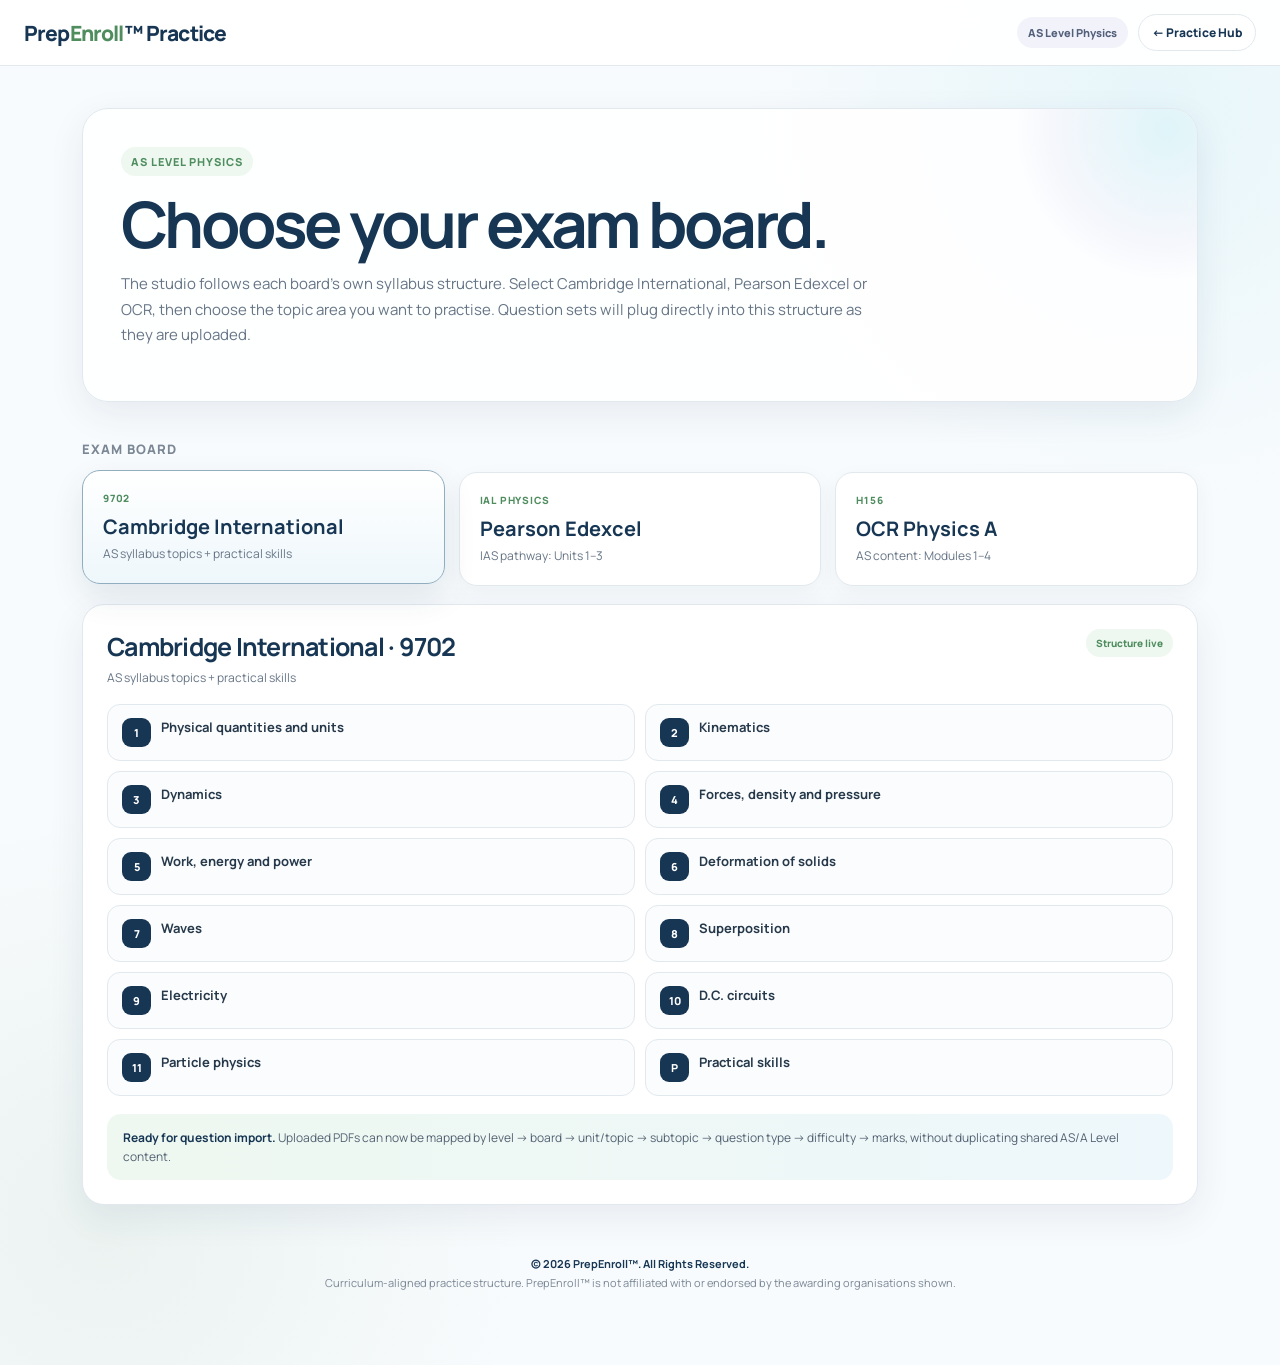
<file: as-level-physics/index.html>
<!doctype html>
<html lang="en">
<head>
<meta charset="utf-8"><meta name="viewport" content="width=device-width,initial-scale=1">
<title>PrepEnroll™ AS Level Physics Practice Studio</title>
<meta name="description" content="AS Level Physics practice by PrepEnroll™ for Cambridge International, Pearson Edexcel and OCR.">
<link rel="preconnect" href="https://fonts.googleapis.com"><link rel="preconnect" href="https://fonts.gstatic.com" crossorigin>
<link href="https://fonts.googleapis.com/css2?family=Manrope:wght@400;500;600;700;800&display=swap" rel="stylesheet">
<style>
:root{--navy:#173654;--navy2:#244e70;--green:#4f8d5f;--cyan:#4cc7df;--violet:#6f78c8;--ink:#17232e;--muted:#667586;--line:#e1e9ee;--bg:#f8fbfd;--white:#fff;--softblue:#eef7fb;--softgreen:#eef8f0;--softviolet:#f2f2fb;--shadow:0 12px 36px rgba(23,54,84,.08)}
*{box-sizing:border-box}body{margin:0;font-family:Manrope,system-ui,sans-serif;color:var(--ink);background:radial-gradient(circle at 90% 8%,rgba(76,199,223,.10),transparent 24%),radial-gradient(circle at 8% 90%,rgba(79,141,95,.08),transparent 25%),var(--bg);min-height:100vh}
a{text-decoration:none;color:inherit}.top{height:66px;position:sticky;top:0;z-index:50;display:flex;align-items:center;justify-content:space-between;padding:0 24px;background:rgba(255,255,255,.94);backdrop-filter:blur(16px);border-bottom:1px solid var(--line)}
.brand{font-size:21px;font-weight:800;letter-spacing:-.04em;color:var(--navy)}.brand span{color:var(--green)}.top-right{display:flex;align-items:center;gap:10px}.hub{font-size:12px;font-weight:800;color:var(--navy);border:1px solid var(--line);background:#fff;border-radius:999px;padding:9px 13px}.level-chip{font-size:11px;font-weight:800;color:#52607a;background:var(--softviolet);border-radius:999px;padding:8px 11px}
.wrap{max-width:1160px;margin:auto;padding:42px 22px 72px}.hero{background:rgba(255,255,255,.9);border:1px solid var(--line);border-radius:26px;padding:38px;box-shadow:var(--shadow);position:relative;overflow:hidden}
.hero:after{content:"";position:absolute;width:300px;height:300px;border-radius:50%;right:-120px;top:-130px;background:radial-gradient(circle,rgba(76,199,223,.17),rgba(111,120,200,.05) 55%,transparent 72%)}
.eyebrow{display:inline-block;font-size:11px;font-weight:800;letter-spacing:.09em;text-transform:uppercase;color:var(--green);background:var(--softgreen);padding:7px 10px;border-radius:999px;position:relative;z-index:2}
h1{font-size:clamp(38px,6vw,64px);line-height:1;letter-spacing:-.055em;color:var(--navy);margin:16px 0 14px;position:relative;z-index:2}.hero p{max-width:760px;color:var(--muted);line-height:1.7;font-size:15px;position:relative;z-index:2}
.board-title{margin:38px 0 14px;font-size:13px;font-weight:800;text-transform:uppercase;letter-spacing:.08em;color:#7b8795}
.boards{display:grid;grid-template-columns:repeat(3,1fr);gap:14px}.board{border:1px solid var(--line);background:#fff;border-radius:18px;padding:20px;cursor:pointer;transition:.2s;box-shadow:0 8px 22px rgba(23,54,84,.05)}
.board:hover,.board.active{transform:translateY(-2px);border-color:#91aebf;box-shadow:0 14px 32px rgba(23,54,84,.10)}.board.active{background:linear-gradient(180deg,#fff,var(--softblue))}
.board .tag{font-size:10px;font-weight:800;text-transform:uppercase;letter-spacing:.08em;color:var(--green)}.board h3{margin:8px 0 5px;color:var(--navy);font-size:20px}.board p{margin:0;color:var(--muted);font-size:12px;line-height:1.55}
.panel{margin-top:18px;background:#fff;border:1px solid var(--line);border-radius:22px;padding:24px;box-shadow:var(--shadow)}.panel-head{display:flex;align-items:flex-start;justify-content:space-between;gap:18px;margin-bottom:18px}.panel-head h2{margin:0;color:var(--navy);font-size:25px;letter-spacing:-.03em}.panel-head p{margin:5px 0 0;color:var(--muted);font-size:12px}
.status{font-size:10px;font-weight:800;color:#4f8d5f;background:var(--softgreen);border-radius:999px;padding:7px 10px;white-space:nowrap}.topic-grid{display:grid;grid-template-columns:repeat(2,1fr);gap:10px}.topic{border:1px solid var(--line);border-radius:13px;padding:13px 14px;background:#fbfcfd}.topic-top{display:flex;gap:10px;align-items:flex-start}.num{width:29px;height:29px;border-radius:9px;background:var(--navy);color:#fff;display:grid;place-items:center;font-size:11px;font-weight:800;flex:none}.topic b{font-size:13px;color:#26394b}.subs{margin:9px 0 0 39px;display:flex;flex-wrap:wrap;gap:6px}.sub{font-size:10.5px;color:#5f6d7b;background:var(--softblue);padding:5px 7px;border-radius:999px}
.ready{margin-top:18px;padding:14px 16px;border-radius:14px;background:linear-gradient(90deg,var(--softgreen),var(--softblue));color:#536272;font-size:12px;line-height:1.6}.ready strong{color:var(--navy)}
.footer{margin-top:50px;text-align:center;color:#7a8795;font-size:11px;line-height:1.7}.footer strong{color:var(--navy)}
@media(max-width:800px){.boards{grid-template-columns:1fr}.topic-grid{grid-template-columns:1fr}.panel-head{flex-direction:column}.hero{padding:28px 22px}.top{padding:0 14px}.level-chip{display:none}}
</style></head>
<body>
<header class="top"><a class="brand" href="/prepenroll-practice/">Prep<span>Enroll</span>™ Practice</a><div class="top-right"><span class="level-chip">AS Level Physics</span><a class="hub" href="/prepenroll-practice/">← Practice Hub</a></div></header>
<main class="wrap">
<section class="hero"><span class="eyebrow">AS Level Physics</span><h1>Choose your exam board.</h1><p>The studio follows each board’s own syllabus structure. Select Cambridge International, Pearson Edexcel or OCR, then choose the topic area you want to practise. Question sets will plug directly into this structure as they are uploaded.</p></section>
<div class="board-title">Exam board</div><section class="boards" id="boards"></section><section class="panel" id="panel"></section>
<footer class="footer"><strong>© 2026 PrepEnroll™. All Rights Reserved.</strong><br>Curriculum-aligned practice structure. PrepEnroll™ is not affiliated with or endorsed by the awarding organisations shown.</footer>
</main>
<script>
const DATA={"cie":{"label":"Cambridge International","code":"9702","note":"AS syllabus topics + practical skills","items":[["1","Physical quantities and units"],["2","Kinematics"],["3","Dynamics"],["4","Forces, density and pressure"],["5","Work, energy and power"],["6","Deformation of solids"],["7","Waves"],["8","Superposition"],["9","Electricity"],["10","D.C. circuits"],["11","Particle physics"],["P","Practical skills"]]},"edexcel":{"label":"Pearson Edexcel","code":"IAL Physics","note":"IAS pathway: Units 1–3","items":[["1","Mechanics and Materials"],["2","Waves and Electricity"],["3","Practical Skills in Physics I"]]},"ocr":{"label":"OCR Physics A","code":"H156","note":"AS content: Modules 1–4","items":[["1","Development of practical skills in physics",["Practical skills assessed in a written examination"]],["2","Foundations in physics",["Physical quantities and units","Making measurements and analysing data","Nature of quantities"]],["3","Forces and motion",["Motion","Forces in action","Work, energy and power","Materials","Newton’s laws of motion and momentum"]],["4","Electrons, waves and photons",["Charge and current","Energy, power and resistance","Electrical circuits","Waves","Quantum physics"]]]}};
let current="cie";
function renderBoards(){const el=document.getElementById("boards");el.innerHTML=Object.entries(DATA).map(([k,b])=>`<div class="board ${k===current?'active':''}" onclick="selectBoard('${k}')"><div class="tag">${b.code}</div><h3>${b.label}</h3><p>${b.note}</p></div>`).join("")}
function renderPanel(){const b=DATA[current];const topics=b.items.map(item=>{const n=item[0],name=item[1],subs=item[2]||[];return `<div class="topic"><div class="topic-top"><span class="num">${n}</span><b>${name}</b></div>${subs.length?`<div class="subs">${subs.map(s=>`<span class="sub">${s}</span>`).join("")}</div>`:""}</div>`}).join("");document.getElementById("panel").innerHTML=`<div class="panel-head"><div><h2>${b.label} · ${b.code}</h2><p>${b.note}</p></div><span class="status">Structure live</span></div><div class="topic-grid">${topics}</div><div class="ready"><strong>Ready for question import.</strong> Uploaded PDFs can now be mapped by level → board → unit/topic → subtopic → question type → difficulty → marks, without duplicating shared AS/A Level content.</div>`}
function selectBoard(k){current=k;renderBoards();renderPanel()}
renderBoards();renderPanel();
</script></body></html>
</file>
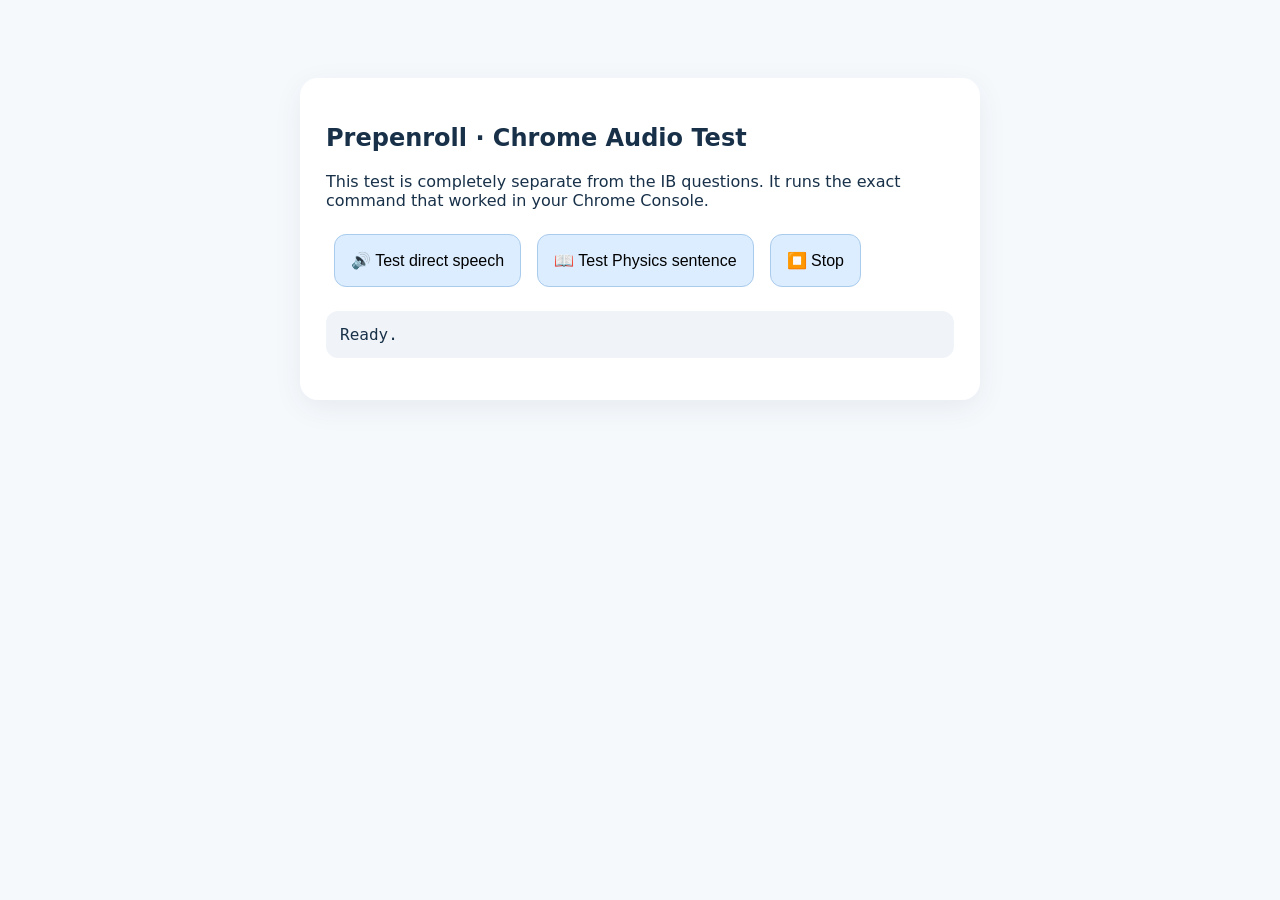
<file: audio-isolation-test/index.html>
<!doctype html><html lang="en"><meta charset="utf-8"><meta name="viewport" content="width=device-width,initial-scale=1"><title>Prepenroll · Audio Isolation Test</title><style>body{font:16px system-ui;background:#f6f9fc;color:#183149;max-width:680px;margin:60px auto;padding:18px}section{background:white;border-radius:18px;padding:26px;box-shadow:0 8px 30px #15324b11}button{background:#dcedff;border:1px solid #a9cbec;padding:16px;border-radius:12px;cursor:pointer;font-size:16px;margin:8px}pre{white-space:pre-wrap;background:#f0f4f8;border-radius:12px;padding:14px}</style><section><h2>Prepenroll · Chrome Audio Test</h2><p>This test is completely separate from the IB questions. It runs the exact command that worked in your Chrome Console.</p><button id="simple">🔊 Test direct speech</button><button id="long">📖 Test Physics sentence</button><button id="stop">⏹️ Stop</button><pre id="log">Ready.</pre></section><script>const log=document.getElementById('log');function say(text){log.textContent='Starting...';const u=new SpeechSynthesisUtterance(text);u.onstart=()=>log.textContent='Started speaking';u.onend=()=>log.textContent='Finished';u.onerror=e=>log.textContent='Error: '+e.error;speechSynthesis.speak(u)}document.getElementById('simple').onclick=()=>say('Hello, welcome to Prepenroll Physics.');document.getElementById('long').onclick=()=>say('A ball moves with a constant acceleration. Calculate the final velocity after five seconds.');document.getElementById('stop').onclick=()=>{speechSynthesis.cancel();log.textContent='Stopped'}</script></html>
</file>
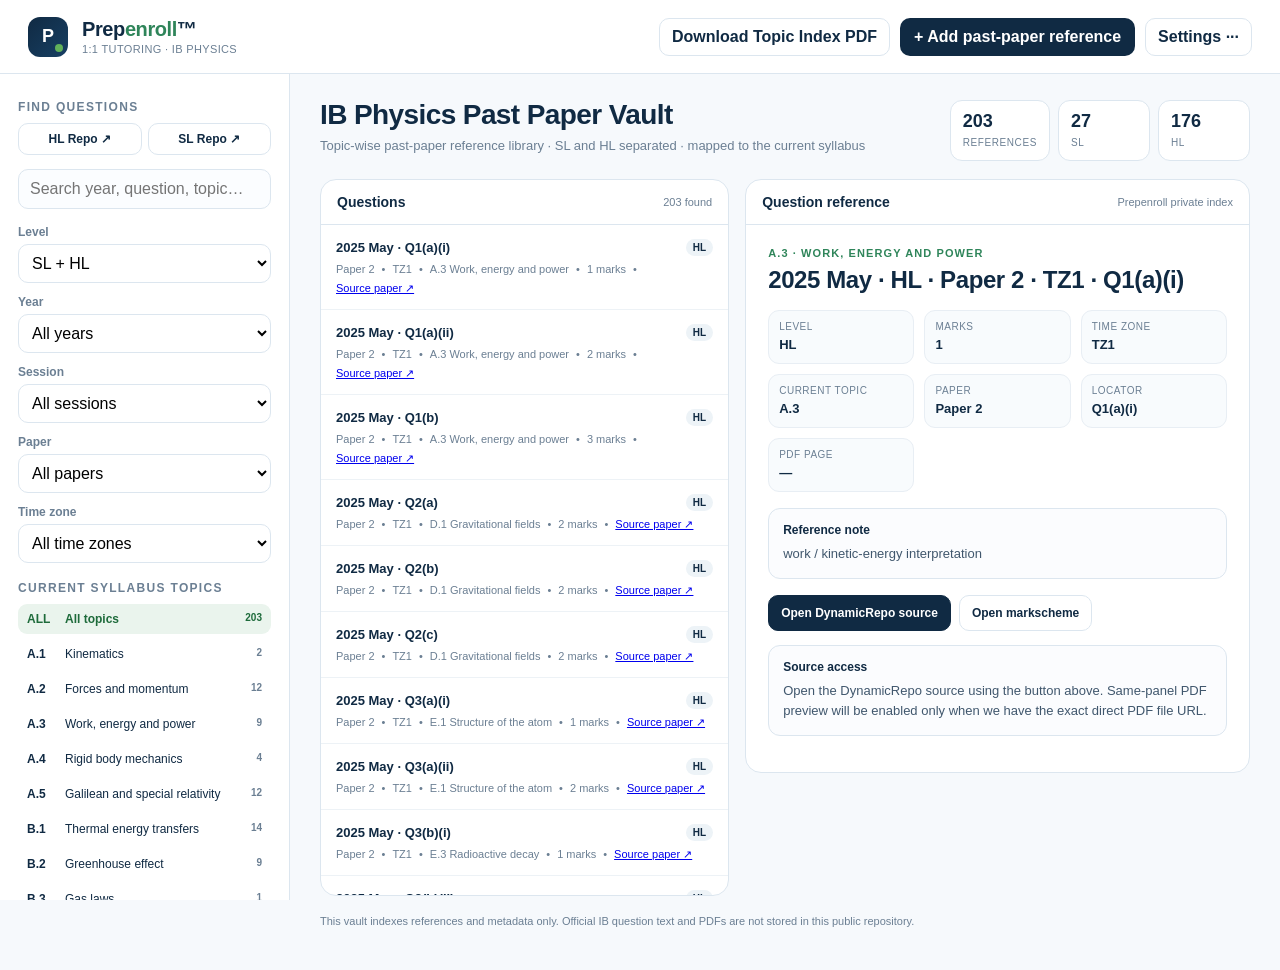
<file: ib-past-paper-vault/index.html>
<!doctype html>
<html>
<head>
<meta charset="utf-8"><meta name="viewport" content="width=device-width,initial-scale=1">
<title>Prepenroll™ | IB Physics Past Paper Vault</title>
<style>
:root{--navy:#102a43;--navy2:#173f63;--green:#61b15a;--green2:#2f855a;--bg:#f6f9fc;--white:#fff;--line:#dce6ef;--muted:#6b7f93;--soft:#eef4f8}
*{box-sizing:border-box}body{margin:0;font-family:Inter,Manrope,Arial,sans-serif;background:var(--bg);color:var(--navy)}
button,select,input{font:inherit}.app{min-height:100vh;display:flex;flex-direction:column}
header{height:74px;background:#fff;border-bottom:1px solid var(--line);display:flex;align-items:center;justify-content:space-between;padding:0 28px;position:sticky;top:0;z-index:20}
.wordmark{display:flex;align-items:center;gap:14px}.mark{width:40px;height:40px;border-radius:12px;background:linear-gradient(135deg,var(--navy),var(--navy2));display:grid;place-items:center;color:#fff;font-weight:800;font-size:18px;position:relative}.mark:after{content:"";position:absolute;width:8px;height:8px;border-radius:50%;background:var(--green);right:5px;bottom:5px}
.brandname{font-size:20px;font-weight:800;letter-spacing:-.4px}.brandname span{color:var(--green2)}.subbrand{font-size:11px;color:var(--muted);margin-top:2px;letter-spacing:.35px}
.headright{display:flex;align-items:center;gap:10px}.ghost{border:1px solid var(--line);background:#fff;color:var(--navy);border-radius:10px;padding:9px 12px;font-weight:700;cursor:pointer}.primary{border:0;background:var(--navy);color:#fff;border-radius:10px;padding:10px 14px;font-weight:750;cursor:pointer}
.shell{display:grid;grid-template-columns:290px 1fr;min-height:calc(100vh - 74px)}
aside{background:#fff;border-right:1px solid var(--line);padding:22px 18px;position:sticky;top:74px;height:calc(100vh - 74px);overflow:auto}
.sideTitle{font-size:12px;text-transform:uppercase;letter-spacing:.11em;color:var(--muted);font-weight:800;margin:4px 0 9px}
.search{width:100%;border:1px solid var(--line);background:#fbfdff;border-radius:10px;padding:10px 11px;margin-bottom:16px}
.filter{margin-bottom:12px}.filter label{font-size:12px;color:var(--muted);font-weight:750;display:block;margin-bottom:5px}.filter select{width:100%;border:1px solid var(--line);background:#fff;border-radius:10px;padding:9px}
.topicList{display:flex;flex-direction:column;gap:5px}.topicBtn{border:0;background:transparent;text-align:left;border-radius:9px;padding:8px 9px;cursor:pointer;color:var(--navy);font-size:12px;display:flex;gap:8px;align-items:flex-start}.topicBtn:hover{background:var(--soft)}.topicBtn.active{background:#eaf4ed;color:#1e6b3b;font-weight:800}.topicCode{min-width:30px;font-weight:850}.topicCount{margin-left:auto;font-size:10px;color:var(--muted);font-weight:800}.topicBtn.active .topicCount{color:#1e6b3b}
.clearFilters{width:100%;margin-top:14px;border:1px solid var(--line);background:#fff;border-radius:10px;padding:9px;cursor:pointer;color:var(--muted);font-weight:700}
main{padding:26px 30px 40px;min-width:0}.hero{display:flex;justify-content:space-between;gap:18px;align-items:flex-start;margin-bottom:18px}.hero h1{font-size:28px;line-height:1.1;margin:0 0 7px;letter-spacing:-.6px}.hero p{margin:0;color:var(--muted);font-size:13px}.kpis{display:flex;gap:8px;flex-wrap:wrap}.kpi{background:#fff;border:1px solid var(--line);border-radius:12px;padding:10px 12px;min-width:92px}.kpi b{display:block;font-size:18px}.kpi span{font-size:10px;color:var(--muted);text-transform:uppercase;letter-spacing:.06em}
.content{display:grid;grid-template-columns:minmax(360px,44%) minmax(420px,1fr);gap:16px;align-items:start}.panel{background:#fff;border:1px solid var(--line);border-radius:16px;overflow:hidden}.panelHead{padding:14px 16px;border-bottom:1px solid var(--line);display:flex;align-items:center;justify-content:space-between}.panelHead h2{font-size:14px;margin:0}.count{font-size:11px;color:var(--muted)}
.list{max-height:calc(100vh - 230px);overflow:auto}.row{padding:14px 15px;border-bottom:1px solid #edf2f6;cursor:pointer;transition:.15s}.row:hover{background:#f9fbfd}.row.active{background:#f0f7f3;border-left:3px solid var(--green2);padding-left:12px}.rowTop{display:flex;justify-content:space-between;gap:8px;align-items:center}.rowTitle{font-weight:800;font-size:13px}.pill{display:inline-flex;padding:3px 7px;border-radius:999px;background:#edf3f7;font-size:10px;color:var(--navy);font-weight:800}.meta{display:flex;gap:7px;flex-wrap:wrap;margin-top:7px;color:var(--muted);font-size:11px}.empty{padding:60px 24px;text-align:center;color:var(--muted)}.empty strong{display:block;color:var(--navy);font-size:16px;margin-bottom:6px}
.detail{padding:22px}.eyebrow{font-size:11px;text-transform:uppercase;letter-spacing:.1em;color:var(--green2);font-weight:850}.detail h2{font-size:24px;margin:7px 0 14px;letter-spacing:-.4px}.detailGrid{display:grid;grid-template-columns:repeat(3,1fr);gap:10px;margin:16px 0}.info{background:#f8fbfd;border:1px solid #e8eef4;border-radius:11px;padding:10px}.info span{display:block;font-size:10px;color:var(--muted);text-transform:uppercase;letter-spacing:.05em;margin-bottom:3px}.info b{font-size:13px}.noteBox{background:#fbfcfe;border:1px solid var(--line);border-radius:12px;padding:14px;margin:14px 0}.noteBox h3{font-size:12px;margin:0 0 7px}.noteBox p{font-size:13px;line-height:1.55;color:#40576d;margin:0}.links{display:flex;gap:8px;flex-wrap:wrap;margin-top:16px}
.viewer{margin-top:18px;border:1px solid var(--line);border-radius:14px;overflow:hidden;background:#f3f6f9}
.viewerHead{display:flex;justify-content:space-between;align-items:center;gap:10px;padding:10px 12px;background:#fff;border-bottom:1px solid var(--line)}
.viewerHead b{font-size:12px}.viewerHead span{font-size:11px;color:var(--muted)}
.viewer iframe{width:100%;height:620px;border:0;background:#eef2f6}
.viewerFallback{padding:34px;text-align:center;color:var(--muted);font-size:12px}.linkbtn{display:inline-flex;align-items:center;text-decoration:none;border-radius:10px;padding:10px 12px;font-size:12px;font-weight:800;border:1px solid var(--line);color:var(--navy);background:#fff}.linkbtn.primarylink{background:var(--navy);color:#fff;border-color:var(--navy)}
.disclaimer{font-size:11px;color:var(--muted);margin-top:18px;line-height:1.45}
.modal{position:fixed;inset:0;background:#0c1f33aa;display:none;align-items:center;justify-content:center;z-index:50;padding:18px}.modal.show{display:flex}.dialog{width:min(760px,100%);max-height:90vh;overflow:auto;background:#fff;border-radius:18px;padding:20px}.dialog h2{margin:0 0 14px}.formgrid{display:grid;grid-template-columns:1fr 1fr;gap:10px}.formgrid label{font-size:12px;color:var(--muted);font-weight:700}.formgrid input,.formgrid select{width:100%;margin-top:5px;border:1px solid var(--line);border-radius:9px;padding:9px}.full{grid-column:1/-1}.foot{display:flex;justify-content:flex-end;gap:8px;margin-top:16px}
.settings{position:relative}.menu{display:none;position:absolute;right:0;top:44px;background:#fff;border:1px solid var(--line);box-shadow:0 12px 35px #102a4320;border-radius:12px;padding:8px;width:210px;z-index:30}.menu.show{display:block}.menu button,.menu label{display:block;width:100%;text-align:left;border:0;background:#fff;padding:10px;border-radius:8px;cursor:pointer;font-size:12px;font-weight:700;color:var(--navy)}.menu button:hover,.menu label:hover{background:var(--soft)}
@media(max-width:1100px){.content{grid-template-columns:1fr}.list{max-height:420px}}@media(max-width:760px){.shell{grid-template-columns:1fr}aside{position:relative;top:0;height:auto;border-right:0;border-bottom:1px solid var(--line)}main{padding:20px 16px}.hero{flex-direction:column}.detailGrid{grid-template-columns:1fr 1fr}.headright .primary{display:none}.formgrid{grid-template-columns:1fr}.full{grid-column:auto}}
</style>
</head>
<body>
<div class="app">
<header>
<div class="wordmark"><div class="mark">P</div><div><div class="brandname">Prep<span>enroll</span>™</div><div class="subbrand">1:1 TUTORING · IB PHYSICS</div></div></div>
<div class="headright"><button id="downloadTopicBtn" class="ghost">Download Topic Index PDF</button><button id="addBtn" class="primary">+ Add past-paper reference</button><div class="settings"><button id="settingsBtn" class="ghost">Settings ···</button><div id="settingsMenu" class="menu"><button id="exportBtn">Backup data</button><label>Restore backup<input id="importFile" type="file" accept=".json" hidden></label><button id="clearBtn">Clear local references</button></div></div></div>
</header>
<div class="shell">
<aside>
<div class="sideTitle">Find questions</div><div style="display:grid;grid-template-columns:1fr 1fr;gap:6px;margin-bottom:14px">
<a class="linkbtn" style="justify-content:center;padding:8px" target="_blank" href="https://dynamicrepo.sbs/IB%20PAST%20PAPERS%20-%20SUBJECT/Group%204%20-%20Sciences/Physics_HL/">HL Repo ↗</a>
<a class="linkbtn" style="justify-content:center;padding:8px" target="_blank" href="https://dynamicrepo.sbs/IB%20PAST%20PAPERS%20-%20SUBJECT/Group%204%20-%20Sciences/Physics_SL/">SL Repo ↗</a>
</div><input id="search" class="search" placeholder="Search year, question, topic…">
<div class="filter"><label>Level</label><select id="level"><option value="">SL + HL</option><option>SL</option><option>HL</option></select></div>
<div class="filter"><label>Year</label><select id="year"><option value="">All years</option></select></div>
<div class="filter"><label>Session</label><select id="session"><option value="">All sessions</option><option>May</option><option>November</option></select></div>
<div class="filter"><label>Paper</label><select id="paper"><option value="">All papers</option><option>Paper 1A</option><option>Paper 1B</option><option>Paper 2</option></select></div>
<div class="filter"><label>Time zone</label><select id="timezone"><option value="">All time zones</option><option>TZ1</option><option>TZ2</option><option>TZ3</option></select></div>


<div class="sideTitle" style="margin-top:18px">Current syllabus topics</div><div id="topics" class="topicList"><button id="allTopicsBtn" class="topicBtn active"><span class="topicCode">ALL</span><span>All topics</span><span id="allTopicsCount" class="topicCount">0</span></button></div><button id="clearFilters" class="clearFilters">Clear filters</button>
</aside>
<main>
<div class="hero"><div><h1>IB Physics Past Paper Vault</h1><p>Topic-wise past-paper reference library · SL and HL separated · mapped to the current syllabus</p></div><div class="kpis"><div class="kpi"><b id="sTotal">0</b><span>references</span></div><div class="kpi"><b id="sSL">0</b><span>SL</span></div><div class="kpi"><b id="sHL">0</b><span>HL</span></div></div></div>
<div class="content">
<section class="panel"><div class="panelHead"><h2>Questions</h2><span id="visibleCount" class="count">0 found</span></div><div id="list" class="list"></div></section>
<section class="panel"><div class="panelHead"><h2>Question reference</h2><span class="count">Prepenroll private index</span></div><div id="detail" class="detail"><div class="empty"><strong>Select a question</strong>Choose a reference from the left list to view its paper, topic, marks and markscheme details.</div></div></section>
</div>
<div class="disclaimer">This vault indexes references and metadata only. Official IB question text and PDFs are not stored in this public repository.</div>
</main>
</div></div>

<div id="modal" class="modal"><div class="dialog"><h2>Add past-paper reference</h2><div class="formgrid">
<label>Year<input id="fYear" type="number" min="2010" max="2035"></label><label>Session<select id="fSession"><option>May</option><option>November</option></select></label>
<label>Level<select id="fLevel"><option>SL</option><option>HL</option></select></label><label>Paper<select id="fPaper"><option>Paper 1A</option><option>Paper 1B</option><option>Paper 2</option></select></label><label>Time zone<select id="fTimezone"><option>TZ1</option><option>TZ2</option><option>TZ3</option></select></label>
<label>Question / subpart<input id="fQuestion" placeholder="Q7(b)(ii)"></label><label>Current topic<select id="fTopic"></select></label>
<label>Marks<input id="fMarks" type="number" min="0"></label>
<label>Old syllabus label<input id="fOld" placeholder="Optional"></label>
<label class="full">Source paper URL<input id="fSource" placeholder="https://…"></label><label class="full">Markscheme URL<input id="fMS" placeholder="https://…"></label>
<label class="full">Notes<input id="fNotes" placeholder="e.g. circular motion + energy; strong discriminator"></label>
</div><div class="foot"><button id="cancelBtn" class="ghost">Cancel</button><button id="saveBtn" class="primary">Save reference</button></div></div></div>

<script src="data.js"></script>
<script>
const TOPICS=window.IB_TOPICS||{};let base=window.IB_REFERENCES||[];let local=[];try{local=JSON.parse(localStorage.getItem('ibVaultRefs')||'[]')}catch(e){}let all=[...base,...local],activeTopic='',selectedId=null;
const $=id=>document.getElementById(id);
Object.entries(TOPICS).forEach(([k,v])=>{let b=document.createElement('button');b.className='topicBtn';b.dataset.topic=k;b.innerHTML='<span class="topicCode">'+k+'</span><span>'+v+'</span><span class="topicCount" data-count="'+k+'">0</span>';b.onclick=()=>{activeTopic=k;selectedId=null;render()};$('topics').appendChild(b);let o=document.createElement('option');o.value=k;o.textContent=k+' '+v;$('fTopic').appendChild(o)});
for(let y=2026;y>=2010;y--){let o=document.createElement('option');o.value=y;o.textContent=y;$('year').appendChild(o)}
$('allTopicsBtn').onclick=()=>{activeTopic='';selectedId=null;render()};
function save(){localStorage.setItem('ibVaultRefs',JSON.stringify(local));all=[...base,...local];render()}
function filt(r){const q=$('search').value.toLowerCase();return(!activeTopic||r.topic===activeTopic)&&(!$('level').value||r.level===$('level').value)&&(!$('year').value||String(r.year)===$('year').value)&&(!$('session').value||r.session===$('session').value)&&(!$('paper').value||r.paper===$('paper').value)&&(!$('timezone').value||r.timezone===$('timezone').value)&&(!q||JSON.stringify(r).toLowerCase().includes(q))}
function key(r,i){return r.id||('B'+i+'-'+r.year+'-'+r.question)}
function showDetail(r,id){
selectedId=id;
if(!r){$('detail').innerHTML='<div class="empty"><strong>Select a question</strong>Choose a reference from the left list.</div>';return}
const paperUrl=r.source||'';
const msUrl=r.markscheme||'';
$('detail').innerHTML=
'<div class="eyebrow">'+(r.topic||'')+' · '+(TOPICS[r.topic]||'')+'</div>'+
'<h2>'+(r.year||'')+' '+(r.session||'')+' · '+(r.level||'')+' · '+(r.paper||'')+(r.timezone?' · '+r.timezone:'')+' · '+(r.question||'')+'</h2>'+
'<div class="detailGrid">'+
'<div class="info"><span>Level</span><b>'+(r.level||'—')+'</b></div>'+
'<div class="info"><span>Marks</span><b>'+(r.marks??'—')+'</b></div>'+
'<div class="info"><span>Time zone</span><b>'+(r.timezone||'—')+'</b></div>'+
'<div class="info"><span>Current topic</span><b>'+(r.topic||'—')+'</b></div>'+
'<div class="info"><span>Paper</span><b>'+(r.paper||'—')+'</b></div>'+
'<div class="info"><span>Locator</span><b>'+(r.question||'—')+'</b></div><div class="info"><span>PDF page</span><b>'+(r.page||'—')+'</b></div></div>'+
(r.sourceFile?'<div class="noteBox"><h3>Source file</h3><p>'+r.sourceFile+(r.page?' · PDF page '+r.page:'')+'</p></div>':'')+
(r.notes?'<div class="noteBox"><h3>Reference note</h3><p>'+r.notes+'</p></div>':'')+
'<div class="links">'+
(paperUrl?'<a target="_blank" class="linkbtn primarylink" href="'+paperUrl+'">Open DynamicRepo source</a>':'')+
(msUrl?'<a target="_blank" class="linkbtn" href="'+msUrl+'">Open markscheme</a>':'')+
'</div>'+
'<div class="noteBox"><h3>Source access</h3><p>Open the DynamicRepo source using the button above. Same-panel PDF preview will be enabled only when we have the exact direct PDF file URL.</p></div>';
}
function render(){
document.querySelectorAll('.topicBtn[data-topic]').forEach(b=>b.classList.toggle('active',b.dataset.topic===activeTopic));
$('allTopicsBtn').classList.toggle('active',!activeTopic);
$('allTopicsCount').textContent=all.length;
Object.keys(TOPICS).forEach(k=>{const el=document.querySelector('[data-count="'+k+'"]');if(el)el.textContent=all.filter(r=>r.topic===k).length});
const rows=all.filter(filt);$('sTotal').textContent=all.length;$('sSL').textContent=all.filter(x=>x.level==='SL').length;$('sHL').textContent=all.filter(x=>x.level==='HL').length;$('visibleCount').textContent=rows.length+' found';if(!rows.length){$('list').innerHTML='<div class="empty"><strong>No references found</strong>Try another filter or add a past-paper reference.</div>';showDetail(null);return}
$('list').innerHTML=rows.map((r,i)=>{const id=key(r,i);return '<div class="row '+(id===selectedId?'active':'')+'" data-id="'+id+'"><div class="rowTop"><div class="rowTitle">'+r.year+' '+r.session+' · '+r.question+'</div><span class="pill">'+r.level+'</span></div><div class="meta"><span>'+r.paper+'</span>'+(r.timezone?'<span>•</span><span>'+r.timezone+'</span>':'')+'<span>•</span><span>'+r.topic+' '+(TOPICS[r.topic]||'')+'</span>'+(r.marks!==''&&r.marks!=null?'<span>•</span><span>'+r.marks+' marks</span>':'')+(r.source?'<span>•</span><a class="src" target="_blank" href="'+r.source+'" onclick="event.stopPropagation()">Source paper ↗</a>':'')+'</div></div>'}).join('');
[...$('list').querySelectorAll('.row')].forEach((el,i)=>el.onclick=()=>{selectedId=el.dataset.id;showDetail(rows[i],selectedId);render()});if(!selectedId){selectedId=key(rows[0],0);showDetail(rows[0],selectedId)}}
['search','level','year','session','paper','timezone'].forEach(id=>$(id).addEventListener('input',()=>{selectedId=null;render()}));
$('clearFilters').onclick=()=>{activeTopic='';['search','level','year','session','paper','timezone'].forEach(id=>$(id).value='');selectedId=null;render()};
$('addBtn').onclick=()=>$('modal').classList.add('show');$('cancelBtn').onclick=()=>$('modal').classList.remove('show');
$('settingsBtn').onclick=e=>{e.stopPropagation();$('settingsMenu').classList.toggle('show')};document.addEventListener('click',e=>{if(!e.target.closest('.settings'))$('settingsMenu').classList.remove('show')});
$('saveBtn').onclick=()=>{const r={id:'L'+Date.now(),_local:true,year:+$('fYear').value,session:$('fSession').value,level:$('fLevel').value,paper:$('fPaper').value,timezone:$('fTimezone').value,question:$('fQuestion').value.trim(),topic:$('fTopic').value,marks:$('fMarks').value?+$('fMarks').value:'',oldSyllabus:$('fOld').value.trim(),source:$('fSource').value.trim(),markscheme:$('fMS').value.trim(),notes:$('fNotes').value.trim()};if(!r.year||!r.question||!r.topic)return alert('Year, question/subpart and topic are required.');local.push(r);selectedId=r.id;save();$('modal').classList.remove('show')};
window.delRef=id=>{local=local.filter(x=>x.id!==id);selectedId=null;save()};
$('exportBtn').onclick=()=>{const b=new Blob([JSON.stringify(local,null,2)],{type:'application/json'}),u=URL.createObjectURL(b),a=document.createElement('a');a.href=u;a.download='ib-physics-vault-backup.json';a.click();URL.revokeObjectURL(u)};
$('importFile').onchange=e=>{const f=e.target.files[0];if(!f)return;const rd=new FileReader();rd.onload=()=>{try{const x=JSON.parse(rd.result);if(!Array.isArray(x))throw 0;local=x.map(r=>({...r,_local:true,id:r.id||'L'+Math.random().toString(36).slice(2)}));selectedId=null;save()}catch(_){alert('Invalid backup file')}};rd.readAsText(f)};
$('clearBtn').onclick=()=>{if(confirm('Clear only locally stored references from this browser?')){local=[];selectedId=null;save()}};
$('downloadTopicBtn').onclick=()=>{
  const rows=all.filter(filt);
  if(!rows.length){alert('No mapped references in the current selection.');return}
  const title=activeTopic?(activeTopic+' '+(TOPICS[activeTopic]||'')):'Current selection';
  const win=window.open('','_blank');
  const body=rows.map(r=>'<tr><td>'+r.year+'</td><td>'+r.session+'</td><td>'+r.level+'</td><td>'+r.paper+'</td><td>'+(r.timezone||'')+'</td><td>'+r.question+'</td><td>'+(r.page||'')+'</td><td>'+r.topic+' '+(TOPICS[r.topic]||'')+'</td><td>'+(r.notes||'')+'</td></tr>').join('');
  win.document.write('<!doctype html><html><head><title>'+title+' - Prepenroll</title><style>body{font-family:Arial,sans-serif;color:#102a43;padding:28px}h1{margin:0 0 6px;font-size:24px}p{color:#60758a}table{width:100%;border-collapse:collapse;margin-top:18px;font-size:11px}th,td{border:1px solid #d9e2ec;padding:7px;text-align:left;vertical-align:top}th{background:#eef4f8}@page{size:A4 landscape;margin:12mm}</style></head><body><h1>Prepenroll™ · IB Physics Topic Index</h1><p>'+title+' · '+rows.length+' mapped references</p><table><thead><tr><th>Year</th><th>Session</th><th>Level</th><th>Paper</th><th>TZ</th><th>Question</th><th>PDF page</th><th>Topic</th><th>Locator note</th></tr></thead><tbody>'+body+'</tbody></table><script>window.onload=()=>window.print()<\/script></body></html>');
  win.document.close();
};
render();
</script>
</body></html>
</file>
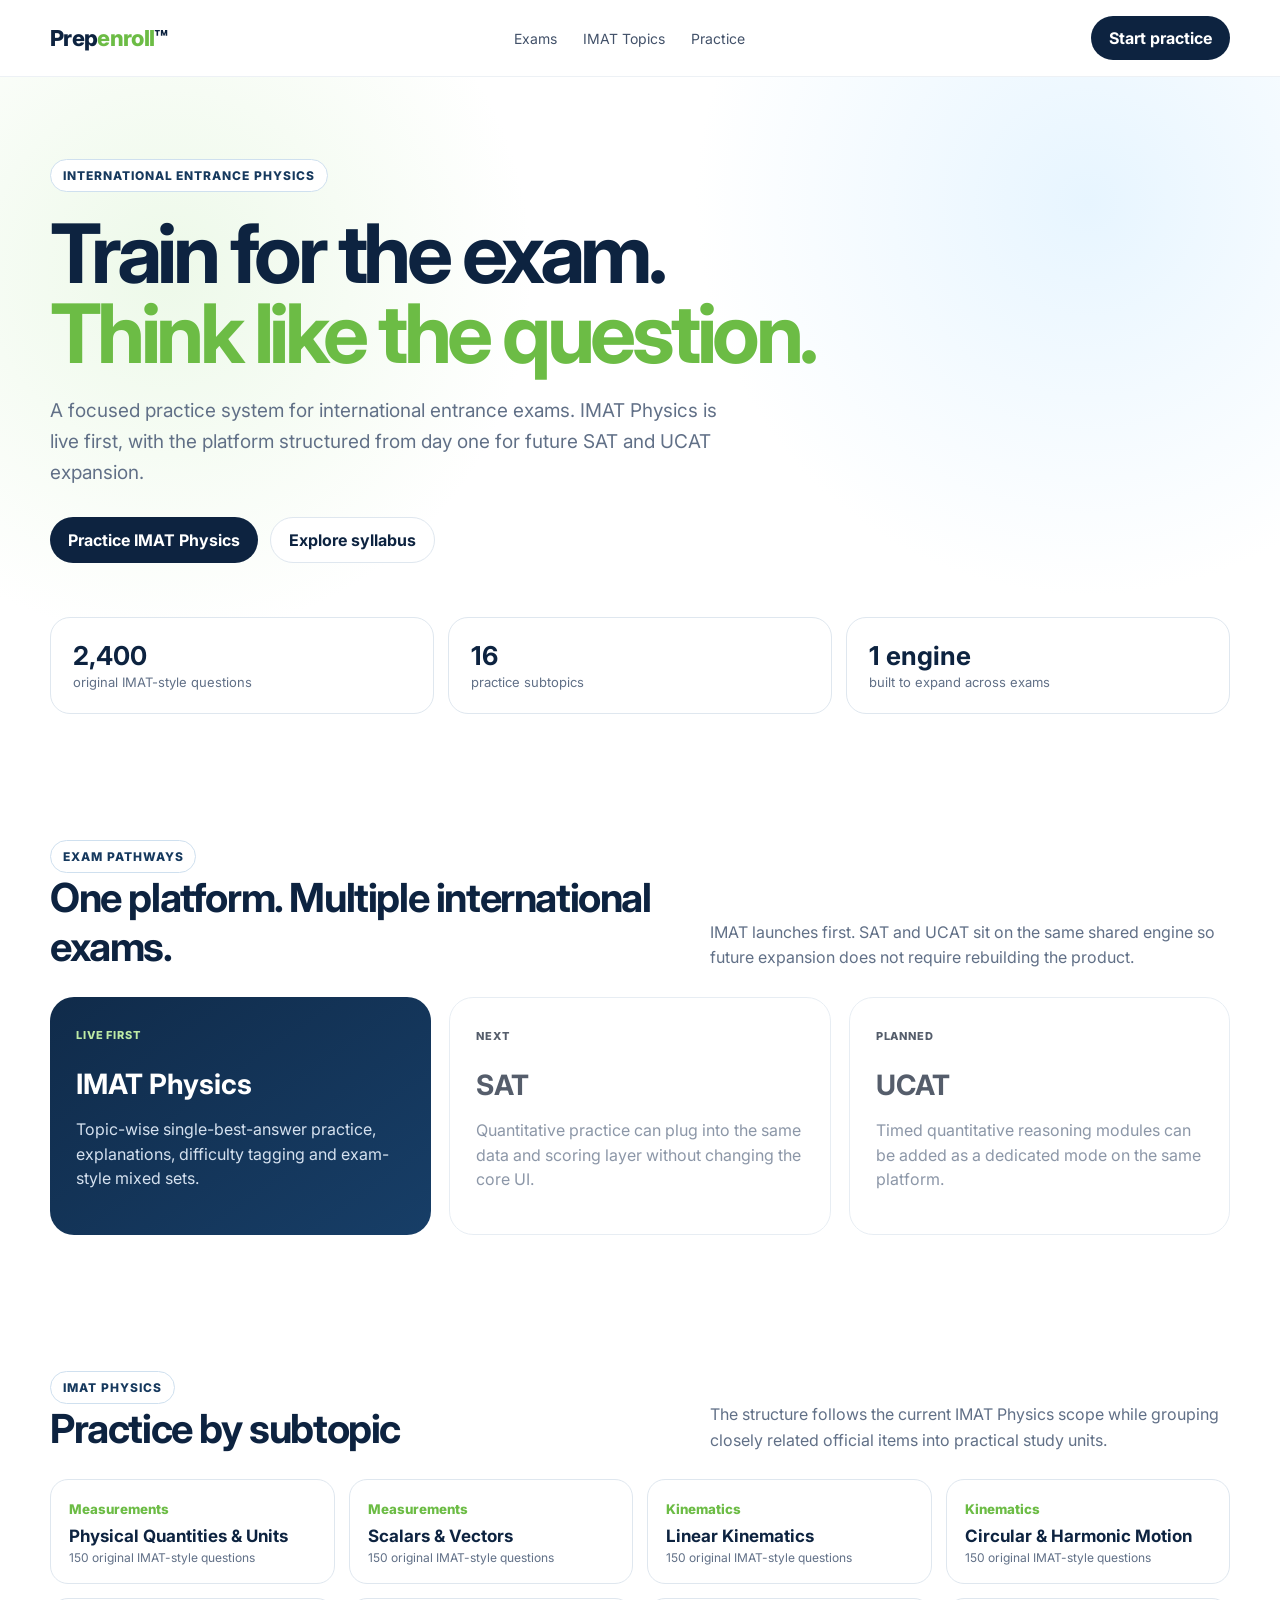
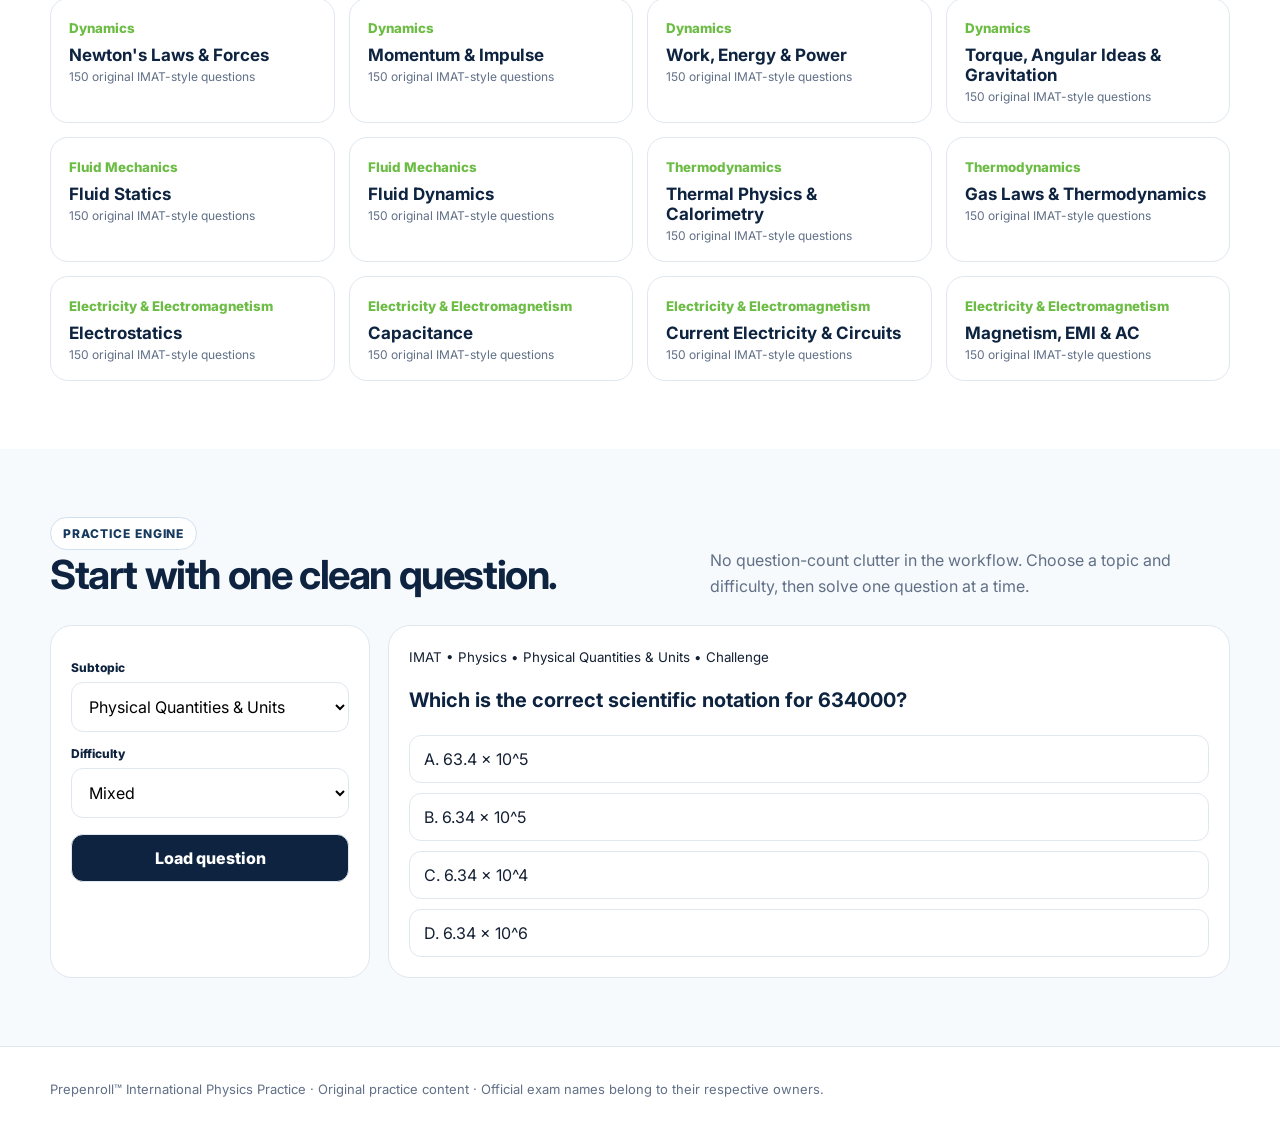
<file: international-physics-bootstrap/index.html>
<!doctype html>
<html lang="en">
<head>
<meta charset="utf-8"><meta name="viewport" content="width=device-width,initial-scale=1">
<title>Prepenroll International Physics Practice</title>
<meta name="description" content="International entrance-exam physics practice by Prepenroll. Start with IMAT Physics; SAT and UCAT pathways are designed into the platform.">
<link rel="preconnect" href="https://fonts.googleapis.com"><link rel="preconnect" href="https://fonts.gstatic.com" crossorigin>
<link href="https://fonts.googleapis.com/css2?family=Inter:wght@400;600;700;800&display=swap" rel="stylesheet">
<link rel="stylesheet" href="styles.css">
</head>
<body>
<header><div class="wrap nav"><div class="brand">Prep<span>enroll</span>™</div><nav class="navlinks"><a href="#exams">Exams</a><a href="#topics">IMAT Topics</a><a href="#practice">Practice</a></nav><a class="pill" href="#practice">Start practice</a></div></header>

<main>
<section class="hero"><div class="wrap">
<span class="eyebrow">International entrance physics</span>
<h1>Train for the exam.<br><em>Think like the question.</em></h1>
<p>A focused practice system for international entrance exams. IMAT Physics is live first, with the platform structured from day one for future SAT and UCAT expansion.</p>
<div class="ctas"><a class="pill" href="#practice">Practice IMAT Physics</a><a class="pill ghost" href="#topics">Explore syllabus</a></div>
<div class="stats"><div class="stat"><strong id="qCount">2,400</strong><span>original IMAT-style questions</span></div><div class="stat"><strong>16</strong><span>practice subtopics</span></div><div class="stat"><strong>1 engine</strong><span>built to expand across exams</span></div></div>
</div></section>

<section id="exams"><div class="wrap"><div class="section-head"><div><span class="eyebrow">Exam pathways</span><h2>One platform. Multiple international exams.</h2></div><p>IMAT launches first. SAT and UCAT sit on the same shared engine so future expansion does not require rebuilding the product.</p></div>
<div class="exam-grid">
<article class="exam active"><span class="tag">Live first</span><h3>IMAT Physics</h3><p>Topic-wise single-best-answer practice, explanations, difficulty tagging and exam-style mixed sets.</p></article>
<article class="exam soon"><span class="tag">Next</span><h3>SAT</h3><p>Quantitative practice can plug into the same data and scoring layer without changing the core UI.</p></article>
<article class="exam soon"><span class="tag">Planned</span><h3>UCAT</h3><p>Timed quantitative reasoning modules can be added as a dedicated mode on the same platform.</p></article>
</div></div></section>

<section id="topics"><div class="wrap"><div class="section-head"><div><span class="eyebrow">IMAT Physics</span><h2>Practice by subtopic</h2></div><p>The structure follows the current IMAT Physics scope while grouping closely related official items into practical study units.</p></div><div class="topic-grid" id="topicGrid"></div></div></section>

<section class="practice" id="practice"><div class="wrap"><div class="section-head"><div><span class="eyebrow">Practice engine</span><h2>Start with one clean question.</h2></div><p>No question-count clutter in the workflow. Choose a topic and difficulty, then solve one question at a time.</p></div>
<div class="practice-shell">
<div class="panel filters"><label for="topicSelect">Subtopic</label><select id="topicSelect"></select><label for="difficulty">Difficulty</label><select id="difficulty"><option value="all">Mixed</option><option value="Foundation">Foundation</option><option value="Standard">Standard</option><option value="Challenge">Challenge</option></select><button id="loadBtn">Load question</button></div>
<div class="panel qcard"><small id="meta">IMAT • Physics</small><h3 id="stem">Select a subtopic to begin.</h3><div class="options" id="options"></div><div class="feedback" id="feedback"></div></div>
</div></div></section>
</main>
<footer><div class="wrap">Prepenroll™ International Physics Practice · Original practice content · Official exam names belong to their respective owners.</div></footer>
<script src="app.js"></script>
</body></html>
</file>
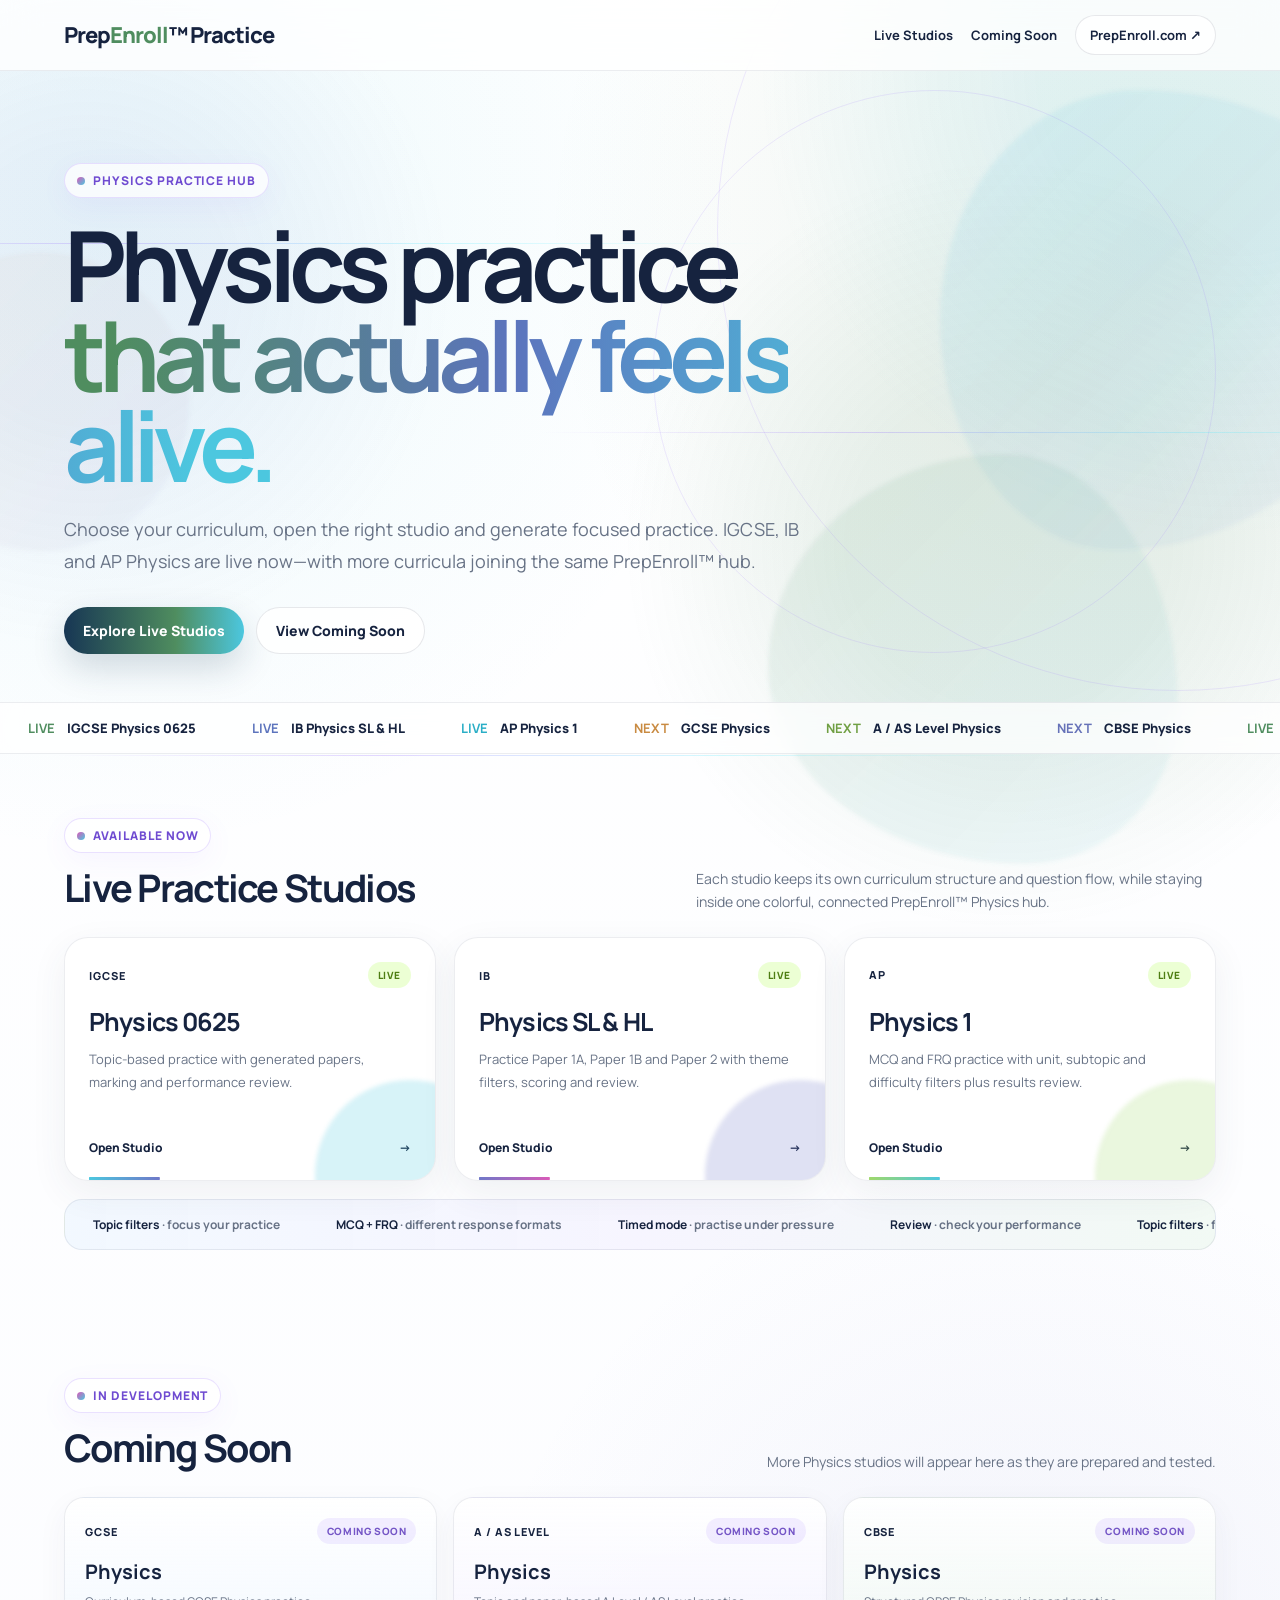
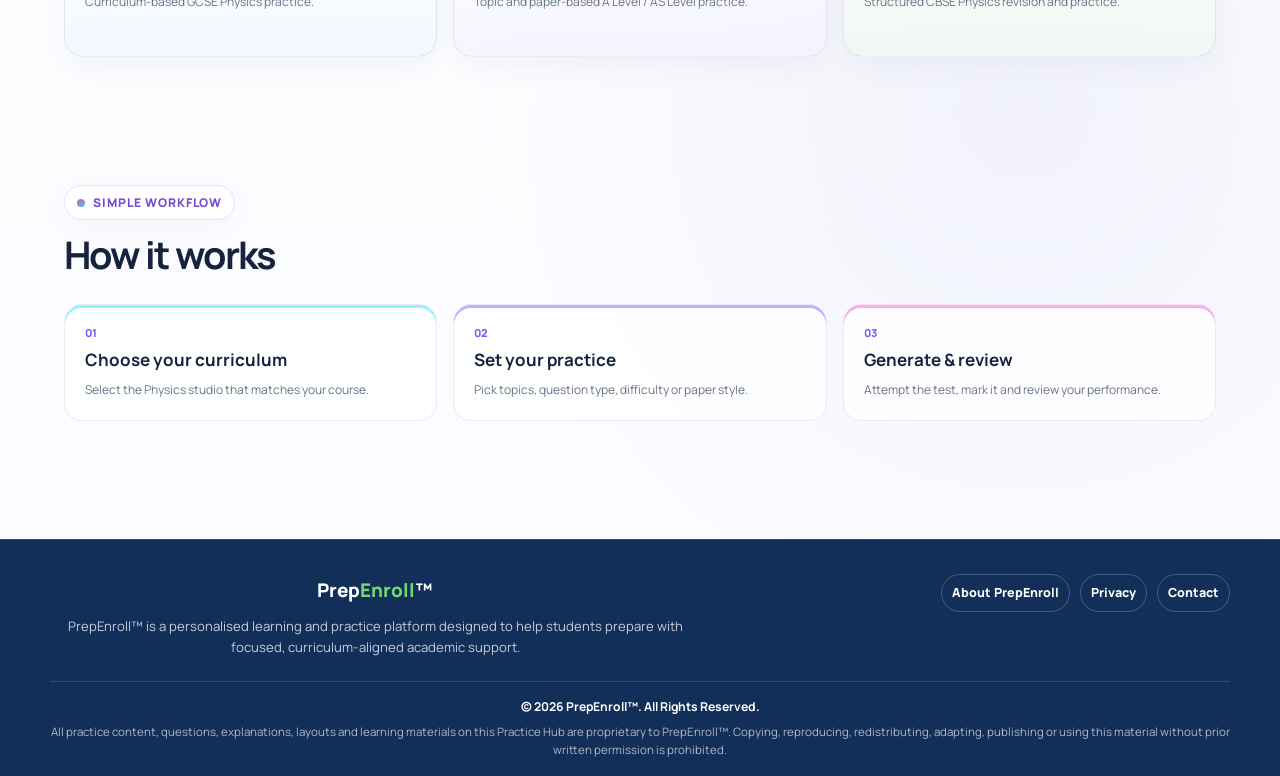
<file: practice/index.html>
<!doctype html>
<html lang="en">
<head>
<meta charset="utf-8">
<meta name="viewport" content="width=device-width,initial-scale=1">
<title>PrepEnroll™ Physics Practice Hub</title>
<meta name="description" content="PrepEnroll™ Physics Practice Hub for IGCSE, IB, AP Physics and upcoming curriculum-based practice studios.">
<link rel="preconnect" href="https://fonts.googleapis.com">
<link rel="preconnect" href="https://fonts.gstatic.com" crossorigin>
<link href="https://fonts.googleapis.com/css2?family=Manrope:wght@400;500;600;700;800&family=DM+Sans:wght@500;600;700&display=swap" rel="stylesheet">
<style>
:root{
  --ink:#111827;--navy:#16233f;--muted:#687386;--line:rgba(31,45,61,.10);
  --pink:#d95bb8;--cyan:#4cc7df;--lime:#9fd86b;--violet:#6f78c8;--orange:#e9a45f;
  --soft:#fbfcff;
}
*{box-sizing:border-box}
html{scroll-behavior:smooth}
body{
  margin:0;font-family:Manrope,system-ui,sans-serif;color:var(--ink);overflow-x:hidden;position:relative;
  background:
    radial-gradient(circle at 8% 9%,rgba(76,199,223,.11),transparent 26%),
    radial-gradient(circle at 90% 10%,rgba(79,141,95,.11),transparent 25%),
    radial-gradient(circle at 80% 72%,rgba(111,120,200,.08),transparent 28%),
    linear-gradient(180deg,#ffffff 0%,#fbfcff 100%);
}
body:before{
  content:"";position:fixed;inset:-16vh -10vw;pointer-events:none;z-index:-2;
  background:
    radial-gradient(circle at 88% 18%,rgba(76,199,223,.10) 0 11%,transparent 28%),
    radial-gradient(circle at 74% 58%,rgba(79,141,95,.085) 0 12%,transparent 29%),
    radial-gradient(circle at 14% 36%,rgba(111,120,200,.07) 0 9%,transparent 24%);
}
a{text-decoration:none;color:inherit}
header{
  position:sticky;top:0;z-index:60;background:rgba(255,255,255,.78);
  backdrop-filter:blur(18px);border-bottom:1px solid rgba(24,35,63,.08)
}
.nav{max-width:1200px;margin:auto;padding:15px 24px;display:flex;align-items:center;justify-content:space-between;gap:20px}
.brand{font-size:22px;font-weight:800;letter-spacing:-.045em;color:var(--navy)}
.brand span{color:#4f8d5f}
.navlinks{display:flex;align-items:center;gap:18px;font-size:13px;font-weight:700;color:var(--navy)}
.site{padding:10px 14px;border:1px solid rgba(24,35,63,.10);border-radius:999px;background:rgba(255,255,255,.86)}
.hero{position:relative;max-width:1200px;margin:auto;padding:92px 24px 48px;min-height:590px;display:flex;align-items:center}
.hero-content{position:relative;z-index:5;max-width:900px}
.eyebrow{
  display:inline-flex;align-items:center;gap:8px;padding:8px 12px;border-radius:999px;
  background:rgba(255,255,255,.75);border:1px solid rgba(139,92,255,.18);
  box-shadow:0 8px 30px rgba(139,92,255,.06);
  color:#6f4bd1;font-size:12px;font-weight:800;letter-spacing:.08em;text-transform:uppercase
}
.eyebrow:before{content:"";width:8px;height:8px;border-radius:50%;background:linear-gradient(135deg,var(--pink),var(--cyan))}
h1{
  font-size:clamp(58px,8.6vw,98px);line-height:.92;letter-spacing:-.07em;margin:22px 0 24px;
  color:var(--navy)
}
h1 .grad{
  background:linear-gradient(90deg,#4f8d5f 5%,#5c74bd 48%,#4cc7df 92%);
  -webkit-background-clip:text;background-clip:text;color:transparent
}
.hero p{font-size:18px;line-height:1.75;color:var(--muted);max-width:760px;margin:0}
.hero-actions{display:flex;gap:12px;flex-wrap:wrap;margin-top:30px}
.btn{display:inline-flex;align-items:center;justify-content:center;padding:13px 19px;border-radius:999px;font-size:14px;font-weight:800;transition:.22s ease}
.btn.primary{
  color:#fff;background:linear-gradient(90deg,#173654,#4f8d5f 62%,#4cc7df);
  box-shadow:0 14px 34px rgba(23,54,84,.18)
}
.btn.secondary{background:rgba(255,255,255,.84);border:1px solid rgba(24,35,63,.10);color:var(--navy)}
.btn:hover{transform:translateY(-2px)}
.mesh{position:fixed;inset:0;overflow:hidden;pointer-events:none;z-index:-1}
.blob{position:absolute;filter:blur(2px);opacity:.82;mix-blend-mode:multiply;animation:float 12s ease-in-out infinite}
.b1{width:460px;height:460px;right:-120px;top:90px;border-radius:43% 57% 62% 38% / 50% 40% 60% 50%;background:linear-gradient(135deg,rgba(76,199,223,.13),rgba(111,120,200,.07))}
.b2{width:410px;height:410px;right:8vw;bottom:4vh;border-radius:58% 42% 37% 63% / 52% 61% 39% 48%;background:linear-gradient(135deg,rgba(79,141,95,.11),rgba(76,199,223,.09));animation-delay:-4s}
.b3{width:300px;height:300px;left:-110px;top:28vh;border-radius:50%;background:linear-gradient(135deg,rgba(233,164,95,.07),rgba(111,120,200,.06));animation-delay:-7s}
.line{position:absolute;height:1px;background:linear-gradient(90deg,transparent,rgba(139,92,255,.24),rgba(57,232,255,.22),transparent);width:78%;animation:sweep 8s ease-in-out infinite}
.l1{top:27%;left:-18%}.l2{top:48%;right:-20%;animation-delay:-2.8s}.l3{bottom:16%;left:4%;animation-delay:-5s}
.ring{position:absolute;border:1px solid rgba(139,92,255,.12);border-radius:50%;animation:spin 22s linear infinite}
.r1{width:72vw;height:72vw;right:-28vw;top:-18vw}
.r2{width:44vw;height:44vw;right:5vw;top:10vh;animation-direction:reverse;animation-duration:18s}
@keyframes float{0%,100%{transform:translate(0,0) rotate(0)}50%{transform:translate(-14px,18px) rotate(5deg)}}
@keyframes sweep{0%,100%{transform:translateX(-3%)}50%{transform:translateX(14%)}}
@keyframes spin{to{transform:rotate(360deg)}}
.ticker-wrap{overflow:hidden;border-top:1px solid rgba(24,35,63,.08);border-bottom:1px solid rgba(24,35,63,.08);background:rgba(255,255,255,.75);backdrop-filter:blur(10px)}
.ticker{display:flex;width:max-content;animation:ticker 24s linear infinite}
.ticker-item{padding:16px 28px;font-size:13px;font-weight:800;color:var(--navy);white-space:nowrap}
.ticker-item b{margin-right:9px}
.ticker-item:nth-child(6n+1) b{color:#4f8d5f}.ticker-item:nth-child(6n+2) b{color:#5c74bd}.ticker-item:nth-child(6n+3) b{color:#2aaec6}
.ticker-item:nth-child(6n+4) b{color:#c98b42}.ticker-item:nth-child(6n+5) b{color:#709f43}.ticker-item:nth-child(6n+6) b{color:#6672b8}
@keyframes ticker{from{transform:translateX(0)}to{transform:translateX(-50%)}}
.section{max-width:1200px;margin:auto;padding:64px 24px}
.section-head{display:flex;align-items:flex-end;justify-content:space-between;gap:24px;margin-bottom:24px}
.section-head h2{margin:8px 0 0;font-size:38px;letter-spacing:-.045em;color:var(--navy)}
.section-head p{max-width:520px;margin:0;color:var(--muted);font-size:14px;line-height:1.65}
.grid{display:grid;grid-template-columns:repeat(3,1fr);gap:18px}
.card{
  position:relative;min-height:244px;border-radius:24px;padding:24px;display:flex;flex-direction:column;justify-content:space-between;
  border:1px solid rgba(24,35,63,.08);overflow:hidden;transition:.24s ease;
  background:rgba(255,255,255,.82);backdrop-filter:blur(10px);
  box-shadow:0 12px 36px rgba(61,64,91,.07)
}
.card:before{content:"";position:absolute;inset:auto -70px -90px auto;width:190px;height:190px;border-radius:50%;opacity:.22;filter:blur(2px);transition:.3s ease}
.card.c1:before{background:var(--cyan)}.card.c2:before{background:var(--violet)}.card.c3:before{background:var(--lime)}
.card:after{content:"";position:absolute;left:24px;right:24px;bottom:0;height:3px;border-radius:9px;transform:scaleX(.22);transform-origin:left;transition:.25s ease}
.card.c1:after{background:linear-gradient(90deg,var(--cyan),var(--violet))}.card.c2:after{background:linear-gradient(90deg,var(--violet),var(--pink))}.card.c3:after{background:linear-gradient(90deg,var(--lime),var(--cyan))}
.card:hover{transform:translateY(-5px) scale(1.01);box-shadow:0 20px 48px rgba(61,64,91,.11)}
.card:hover:after{transform:scaleX(1)}
.topline{display:flex;align-items:center;justify-content:space-between;gap:12px}
.tag{font-size:11px;font-weight:800;letter-spacing:.08em;text-transform:uppercase;color:var(--navy)}
.pill{padding:6px 10px;border-radius:999px;font-size:10px;font-weight:800;letter-spacing:.06em;text-transform:uppercase}
.live{background:rgba(185,255,102,.28);color:#4e7e13}.soon{background:rgba(139,92,255,.10);color:#7455c6}
.card h3{font-size:25px;letter-spacing:-.035em;color:var(--navy);margin:16px 0 9px}
.card p{margin:0;color:var(--muted);font-size:13px;line-height:1.7}
.card-link{margin-top:24px;display:flex;align-items:center;justify-content:space-between;font-size:12px;font-weight:800;color:var(--navy)}
.rail-wrap{margin-top:18px;border:1px solid rgba(24,35,63,.08);border-radius:18px;overflow:hidden;background:linear-gradient(90deg,rgba(238,246,255,.75),rgba(243,241,255,.72),rgba(238,248,240,.72))}
.rail{display:flex;width:max-content;animation:rail 31s linear infinite}
.rail span{padding:16px 28px;font-size:12px;font-weight:700;color:var(--muted);white-space:nowrap}
.rail b{color:var(--navy)}
@keyframes rail{from{transform:translateX(-50%)}to{transform:translateX(0)}}
.coming-grid{display:grid;grid-template-columns:repeat(3,1fr);gap:16px}
.coming{
  min-height:160px;border-radius:20px;padding:20px;background:rgba(255,255,255,.78);
  border:1px solid rgba(24,35,63,.08);box-shadow:0 10px 30px rgba(61,64,91,.05)
}
.coming:nth-child(1){background:linear-gradient(180deg,rgba(255,255,255,.90),rgba(238,246,255,.72))}
.coming:nth-child(2){background:linear-gradient(180deg,rgba(255,255,255,.90),rgba(243,241,255,.72))}
.coming:nth-child(3){background:linear-gradient(180deg,rgba(255,255,255,.90),rgba(238,248,240,.72))}
.coming h3{color:var(--navy);font-size:20px;margin:14px 0 7px}.coming p{margin:0;color:var(--muted);font-size:12px;line-height:1.6}
.how{display:grid;grid-template-columns:repeat(3,1fr);gap:16px}
.step{
  border-radius:18px;padding:20px;border:1px solid rgba(24,35,63,.08);background:rgba(255,255,255,.78)
}
.step:nth-child(1){box-shadow:inset 0 3px 0 rgba(57,232,255,.55)}.step:nth-child(2){box-shadow:inset 0 3px 0 rgba(139,92,255,.50)}.step:nth-child(3){box-shadow:inset 0 3px 0 rgba(255,79,216,.48)}
.step .n{font-size:11px;font-weight:800;color:#7c5cff;margin-bottom:8px}.step strong{display:block;color:var(--navy);font-size:17px;margin-bottom:6px}.step span{font-size:12px;color:var(--muted);line-height:1.6}
footer{border-top:1px solid rgba(24,35,63,.08);padding:30px 24px 44px;text-align:center;color:var(--muted);font-size:12px;line-height:1.8;background:rgba(255,255,255,.68)}
footer strong,footer a{color:var(--navy)}
@media(max-width:900px){.grid,.coming-grid{grid-template-columns:1fr 1fr}.hero{min-height:540px}}
@media(max-width:640px){.navlinks .hide-sm{display:none}.grid,.coming-grid,.how{grid-template-columns:1fr}.section-head{align-items:flex-start;flex-direction:column}.hero{padding-top:58px;min-height:540px}h1{font-size:52px}.hero p{font-size:16px}.b1{right:-210px}.b2{right:-110px}}

/* Uniform PrepEnroll Practice Hub footer */
.pe-global-footer{margin-top:54px;background:#122f59;color:#fff;padding:34px 20px 18px;border-top:1px solid rgba(255,255,255,.12)}
.pe-footer-inner{max-width:1180px;margin:0 auto;display:flex;justify-content:space-between;gap:32px;align-items:flex-start}
.pe-footer-about{max-width:650px}.pe-footer-brand{font-size:1.18rem;font-weight:900;margin-bottom:8px}.pe-footer-brand span{color:#74d66f}
.pe-footer-about p{font-size:.82rem;line-height:1.65;color:rgba(255,255,255,.76);margin:0}
.pe-footer-links{display:flex;gap:10px;flex-wrap:wrap;justify-content:flex-end}
.pe-footer-links a{color:#fff;text-decoration:none;font-size:.78rem;font-weight:800;border:1px solid rgba(255,255,255,.22);border-radius:999px;padding:7px 10px}
.pe-footer-links a:hover{background:rgba(255,255,255,.08);border-color:rgba(116,214,111,.65)}
.pe-footer-legal{max-width:1180px;margin:22px auto 0;padding-top:16px;border-top:1px solid rgba(255,255,255,.13);display:flex;flex-direction:column;gap:6px;font-size:.72rem;line-height:1.55;color:rgba(255,255,255,.66)}
.pe-footer-legal strong{color:#fff;font-size:.76rem}
@media(max-width:760px){.pe-footer-inner{flex-direction:column}.pe-footer-links{justify-content:flex-start}.pe-global-footer{padding-left:14px;padding-right:14px}}
</style>
</head>
<body>
<header>
  <div class="nav">
    <a class="brand" href="/prepenroll-practice/">Prep<span>Enroll</span>™ Practice</a>
    <div class="navlinks">
      <a class="hide-sm" href="#live">Live Studios</a>
      <a class="hide-sm" href="#coming">Coming Soon</a>
      <a class="site" href="https://www.prepenroll.com" target="_blank" rel="noopener">PrepEnroll.com ↗</a>
    </div>
  </div>
</header>

<main>
<section class="hero">
  <div class="mesh">
    <div class="blob b1"></div><div class="blob b2"></div><div class="blob b3"></div>
    <div class="line l1"></div><div class="line l2"></div><div class="line l3"></div>
    <div class="ring r1"></div><div class="ring r2"></div>
  </div>
  <div class="hero-content">
    <div class="eyebrow">Physics Practice Hub</div>
    <h1>Physics practice<br><span class="grad">that actually feels alive.</span></h1>
    <p>Choose your curriculum, open the right studio and generate focused practice. IGCSE, IB and AP Physics are live now—with more curricula joining the same PrepEnroll™ hub.</p>
    <div class="hero-actions">
      <a class="btn primary" href="#live">Explore Live Studios</a>
      <a class="btn secondary" href="#coming">View Coming Soon</a>
    </div>
  </div>
</section>

<div class="ticker-wrap">
  <div class="ticker">
    <div class="ticker-item"><b>LIVE</b> IGCSE Physics 0625</div>
    <div class="ticker-item"><b>LIVE</b> IB Physics SL & HL</div>
    <div class="ticker-item"><b>LIVE</b> AP Physics 1</div>
    <div class="ticker-item"><b>NEXT</b> GCSE Physics</div>
    <div class="ticker-item"><b>NEXT</b> A / AS Level Physics</div>
    <div class="ticker-item"><b>NEXT</b> CBSE Physics</div>
    <div class="ticker-item"><b>LIVE</b> IGCSE Physics 0625</div>
    <div class="ticker-item"><b>LIVE</b> IB Physics SL & HL</div>
    <div class="ticker-item"><b>LIVE</b> AP Physics 1</div>
    <div class="ticker-item"><b>NEXT</b> GCSE Physics</div>
    <div class="ticker-item"><b>NEXT</b> A / AS Level Physics</div>
    <div class="ticker-item"><b>NEXT</b> CBSE Physics</div>
  </div>
</div>

<section class="section" id="live">
  <div class="section-head">
    <div><div class="eyebrow">Available now</div><h2>Live Practice Studios</h2></div>
    <p>Each studio keeps its own curriculum structure and question flow, while staying inside one colorful, connected PrepEnroll™ Physics hub.</p>
  </div>

  <div class="grid">
    <a class="card c1" href="/prepenroll-practice/igcse-physics/">
      <div>
        <div class="topline"><span class="tag">IGCSE</span><span class="pill live">Live</span></div>
        <h3>Physics 0625</h3>
        <p>Topic-based practice with generated papers, marking and performance review.</p>
      </div>
      <div class="card-link"><span>Open Studio</span><span>→</span></div>
    </a>

    <a class="card c2" href="/prepenroll-practice/ib-physics/">
      <div>
        <div class="topline"><span class="tag">IB</span><span class="pill live">Live</span></div>
        <h3>Physics SL & HL</h3>
        <p>Practice Paper 1A, Paper 1B and Paper 2 with theme filters, scoring and review.</p>
      </div>
      <div class="card-link"><span>Open Studio</span><span>→</span></div>
    </a>

    <a class="card c3" href="/prepenroll-practice/ap-physics-1/">
      <div>
        <div class="topline"><span class="tag">AP</span><span class="pill live">Live</span></div>
        <h3>Physics 1</h3>
        <p>MCQ and FRQ practice with unit, subtopic and difficulty filters plus results review.</p>
      </div>
      <div class="card-link"><span>Open Studio</span><span>→</span></div>
    </a>
  </div>

  <div class="rail-wrap">
    <div class="rail">
      <span><b>Topic filters</b> · focus your practice</span>
      <span><b>MCQ + FRQ</b> · different response formats</span>
      <span><b>Timed mode</b> · practise under pressure</span>
      <span><b>Review</b> · check your performance</span>
      <span><b>Topic filters</b> · focus your practice</span>
      <span><b>MCQ + FRQ</b> · different response formats</span>
      <span><b>Timed mode</b> · practise under pressure</span>
      <span><b>Review</b> · check your performance</span>
    </div>
  </div>
</section>

<section class="section" id="coming">
  <div class="section-head">
    <div><div class="eyebrow">In development</div><h2>Coming Soon</h2></div>
    <p>More Physics studios will appear here as they are prepared and tested.</p>
  </div>
  <div class="coming-grid">
    <div class="coming"><div class="topline"><span class="tag">GCSE</span><span class="pill soon">Coming Soon</span></div><h3>Physics</h3><p>Curriculum-based GCSE Physics practice.</p></div>
    <div class="coming"><div class="topline"><span class="tag">A / AS Level</span><span class="pill soon">Coming Soon</span></div><h3>Physics</h3><p>Topic and paper-based A Level / AS Level practice.</p></div>
    <div class="coming"><div class="topline"><span class="tag">CBSE</span><span class="pill soon">Coming Soon</span></div><h3>Physics</h3><p>Structured CBSE Physics revision and practice.</p></div>
  </div>
</section>

<section class="section">
  <div class="section-head"><div><div class="eyebrow">Simple workflow</div><h2>How it works</h2></div></div>
  <div class="how">
    <div class="step"><div class="n">01</div><strong>Choose your curriculum</strong><span>Select the Physics studio that matches your course.</span></div>
    <div class="step"><div class="n">02</div><strong>Set your practice</strong><span>Pick topics, question type, difficulty or paper style.</span></div>
    <div class="step"><div class="n">03</div><strong>Generate & review</strong><span>Attempt the test, mark it and review your performance.</span></div>
  </div>
</section>
</main>


<footer class="pe-global-footer">
  <div class="pe-footer-inner">
    <div class="pe-footer-about">
      <div class="pe-footer-brand">Prep<span>Enroll</span>™</div>
      <p>PrepEnroll™ is a personalised learning and practice platform designed to help students prepare with focused, curriculum-aligned academic support.</p>
    </div>
    <div class="pe-footer-links">
      <a href="https://www.prepenroll.com" target="_blank" rel="noopener">About PrepEnroll</a>
      <a href="/prepenroll-practice/privacy/">Privacy</a>
      <a href="mailto:info@prepenroll.com">Contact</a>
    </div>
  </div>
  <div class="pe-footer-legal">
    <strong>© 2026 PrepEnroll™. All Rights Reserved.</strong>
    <span>All practice content, questions, explanations, layouts and learning materials on this Practice Hub are proprietary to PrepEnroll™. Copying, reproducing, redistributing, adapting, publishing or using this material without prior written permission is prohibited.</span>
  </div>
</footer>
</body>
</html>
</file>
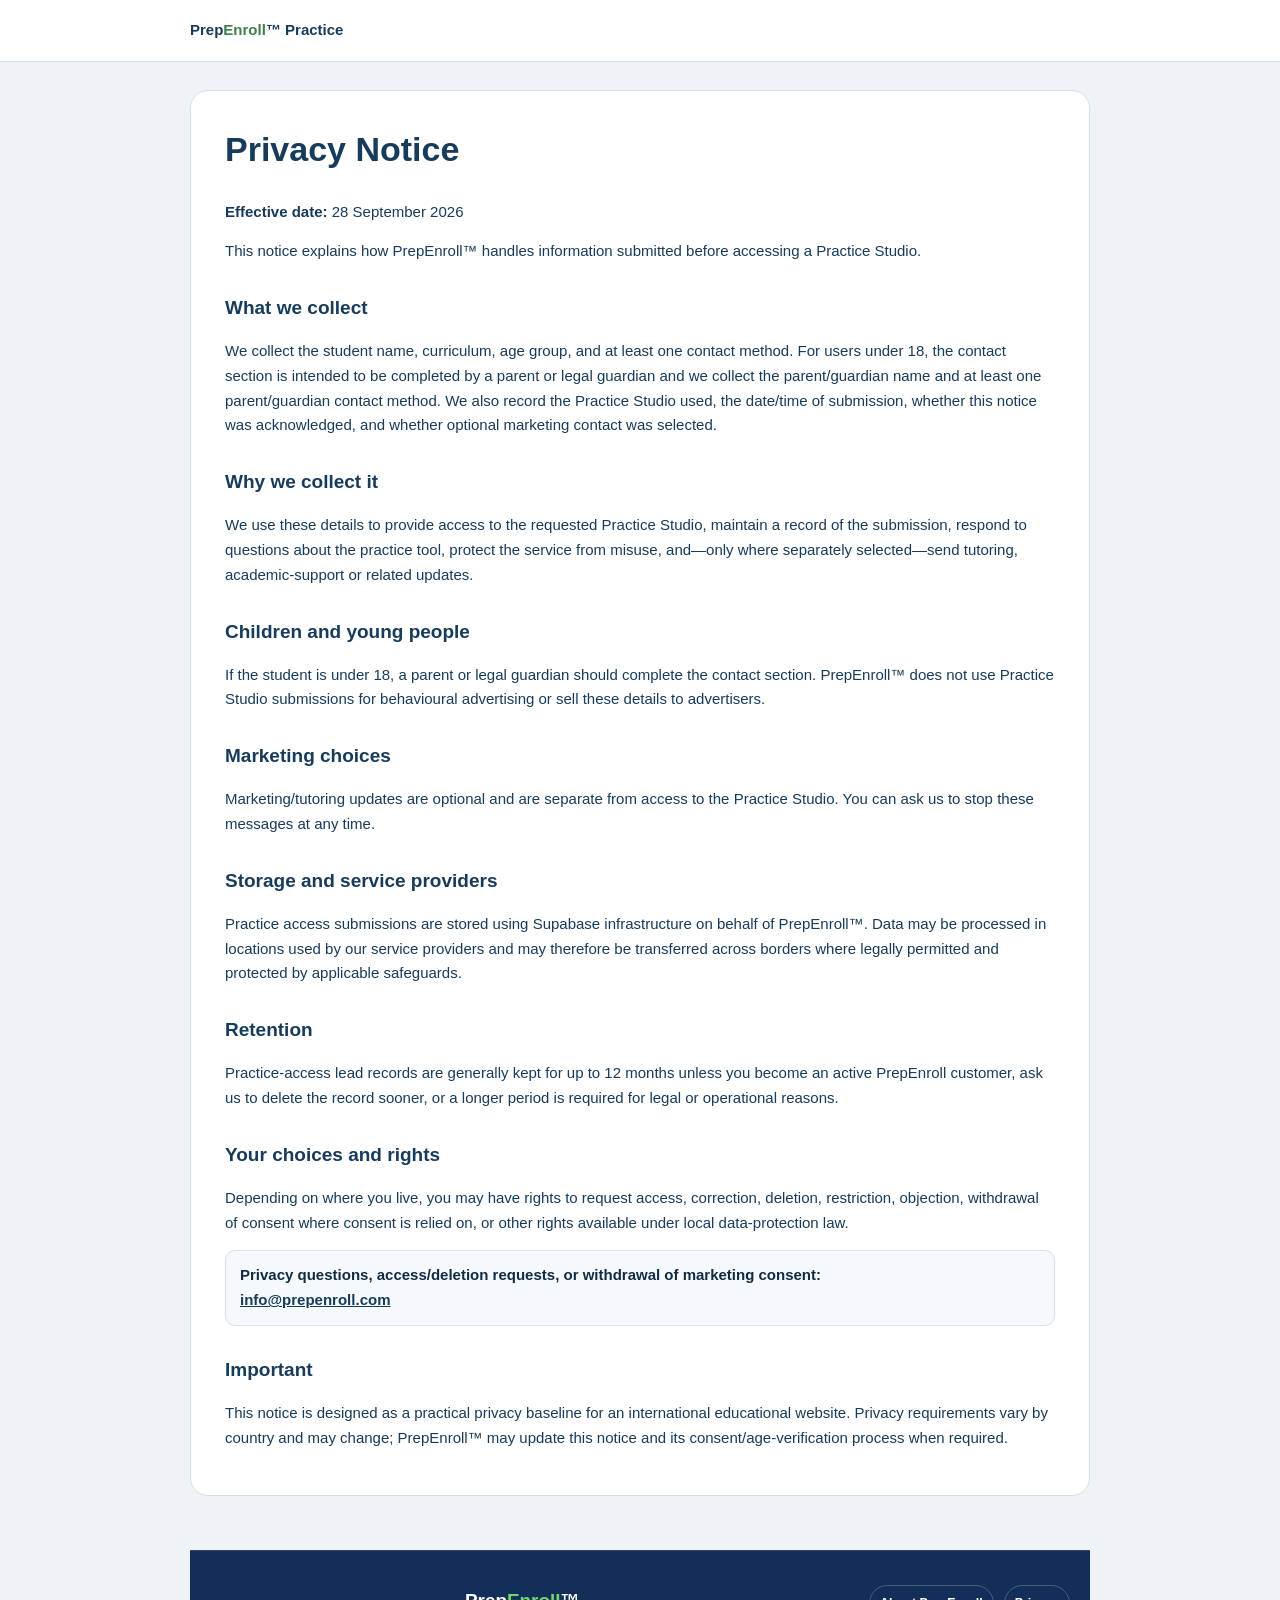
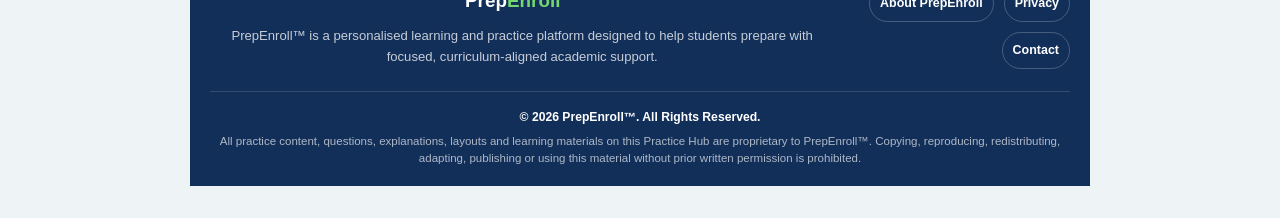
<file: privacy/index.html>
<!doctype html>
<html lang="en">
<head>
<meta charset="utf-8">
<meta name="viewport" content="width=device-width,initial-scale=1">
<title>Privacy Notice | PrepEnroll™ Practice</title>
<style>
:root{--navy:#173B5A;--green:#3E7F4F;--bg:#EEF3F6;--line:#D4E0E7}
*{box-sizing:border-box}body{margin:0;background:var(--bg);color:#102B43;font:15px/1.65 Arial,sans-serif}
header{background:#fff;border-bottom:1px solid var(--line);padding:18px 22px}.brand{max-width:900px;margin:auto;font-weight:800;color:var(--navy)}.brand b{color:var(--green)}
main{max-width:900px;margin:28px auto;background:#fff;border:1px solid var(--line);border-radius:18px;padding:30px 34px}
h1,h2{color:var(--navy)}h1{margin-top:0;font-size:34px}h2{margin-top:28px;font-size:19px}
p,li{color:#173B5A}a{color:var(--navy);font-weight:700}.note{background:#F5F9FB;border:1px solid var(--line);border-radius:10px;padding:12px 14px}
footer{max-width:900px;margin:0 auto 32px;color:#173B5A;font-size:12px;text-align:center;padding:0 20px}
@media(max-width:650px){main{margin:14px;border-radius:12px;padding:22px 18px}}

/* Uniform PrepEnroll Practice Hub footer */
.pe-global-footer{margin-top:54px;background:#122f59;color:#fff;padding:34px 20px 18px;border-top:1px solid rgba(255,255,255,.12)}
.pe-footer-inner{max-width:1180px;margin:0 auto;display:flex;justify-content:space-between;gap:32px;align-items:flex-start}
.pe-footer-about{max-width:650px}.pe-footer-brand{font-size:1.18rem;font-weight:900;margin-bottom:8px}.pe-footer-brand span{color:#74d66f}
.pe-footer-about p{font-size:.82rem;line-height:1.65;color:rgba(255,255,255,.76);margin:0}
.pe-footer-links{display:flex;gap:10px;flex-wrap:wrap;justify-content:flex-end}
.pe-footer-links a{color:#fff;text-decoration:none;font-size:.78rem;font-weight:800;border:1px solid rgba(255,255,255,.22);border-radius:999px;padding:7px 10px}
.pe-footer-links a:hover{background:rgba(255,255,255,.08);border-color:rgba(116,214,111,.65)}
.pe-footer-legal{max-width:1180px;margin:22px auto 0;padding-top:16px;border-top:1px solid rgba(255,255,255,.13);display:flex;flex-direction:column;gap:6px;font-size:.72rem;line-height:1.55;color:rgba(255,255,255,.66)}
.pe-footer-legal strong{color:#fff;font-size:.76rem}
@media(max-width:760px){.pe-footer-inner{flex-direction:column}.pe-footer-links{justify-content:flex-start}.pe-global-footer{padding-left:14px;padding-right:14px}}
</style>
</head>
<body>
<header><div class="brand">Prep<b>Enroll</b>™ Practice</div></header>
<main>
<h1>Privacy Notice</h1>
<p><strong>Effective date:</strong> 28 September 2026</p>
<p>This notice explains how PrepEnroll™ handles information submitted before accessing a Practice Studio.</p>

<h2>What we collect</h2>
<p>We collect the student name, curriculum, age group, and at least one contact method. For users under 18, the contact section is intended to be completed by a parent or legal guardian and we collect the parent/guardian name and at least one parent/guardian contact method. We also record the Practice Studio used, the date/time of submission, whether this notice was acknowledged, and whether optional marketing contact was selected.</p>

<h2>Why we collect it</h2>
<p>We use these details to provide access to the requested Practice Studio, maintain a record of the submission, respond to questions about the practice tool, protect the service from misuse, and—only where separately selected—send tutoring, academic-support or related updates.</p>

<h2>Children and young people</h2>
<p>If the student is under 18, a parent or legal guardian should complete the contact section. PrepEnroll™ does not use Practice Studio submissions for behavioural advertising or sell these details to advertisers.</p>

<h2>Marketing choices</h2>
<p>Marketing/tutoring updates are optional and are separate from access to the Practice Studio. You can ask us to stop these messages at any time.</p>

<h2>Storage and service providers</h2>
<p>Practice access submissions are stored using Supabase infrastructure on behalf of PrepEnroll™. Data may be processed in locations used by our service providers and may therefore be transferred across borders where legally permitted and protected by applicable safeguards.</p>

<h2>Retention</h2>
<p>Practice-access lead records are generally kept for up to 12 months unless you become an active PrepEnroll customer, ask us to delete the record sooner, or a longer period is required for legal or operational reasons.</p>

<h2>Your choices and rights</h2>
<p>Depending on where you live, you may have rights to request access, correction, deletion, restriction, objection, withdrawal of consent where consent is relied on, or other rights available under local data-protection law.</p>

<div class="note"><strong>Privacy questions, access/deletion requests, or withdrawal of marketing consent:</strong><br>
<a href="mailto:info@prepenroll.com">info@prepenroll.com</a></div>

<h2>Important</h2>
<p>This notice is designed as a practical privacy baseline for an international educational website. Privacy requirements vary by country and may change; PrepEnroll™ may update this notice and its consent/age-verification process when required.</p>
</main>

<footer class="pe-global-footer">
  <div class="pe-footer-inner">
    <div class="pe-footer-about">
      <div class="pe-footer-brand">Prep<span>Enroll</span>™</div>
      <p>PrepEnroll™ is a personalised learning and practice platform designed to help students prepare with focused, curriculum-aligned academic support.</p>
    </div>
    <div class="pe-footer-links">
      <a href="https://www.prepenroll.com" target="_blank" rel="noopener">About PrepEnroll</a>
      <a href="/prepenroll-practice/privacy/">Privacy</a>
      <a href="mailto:info@prepenroll.com">Contact</a>
    </div>
  </div>
  <div class="pe-footer-legal">
    <strong>© 2026 PrepEnroll™. All Rights Reserved.</strong>
    <span>All practice content, questions, explanations, layouts and learning materials on this Practice Hub are proprietary to PrepEnroll™. Copying, reproducing, redistributing, adapting, publishing or using this material without prior written permission is prohibited.</span>
  </div>
</footer>
</body>
</html>
</file>
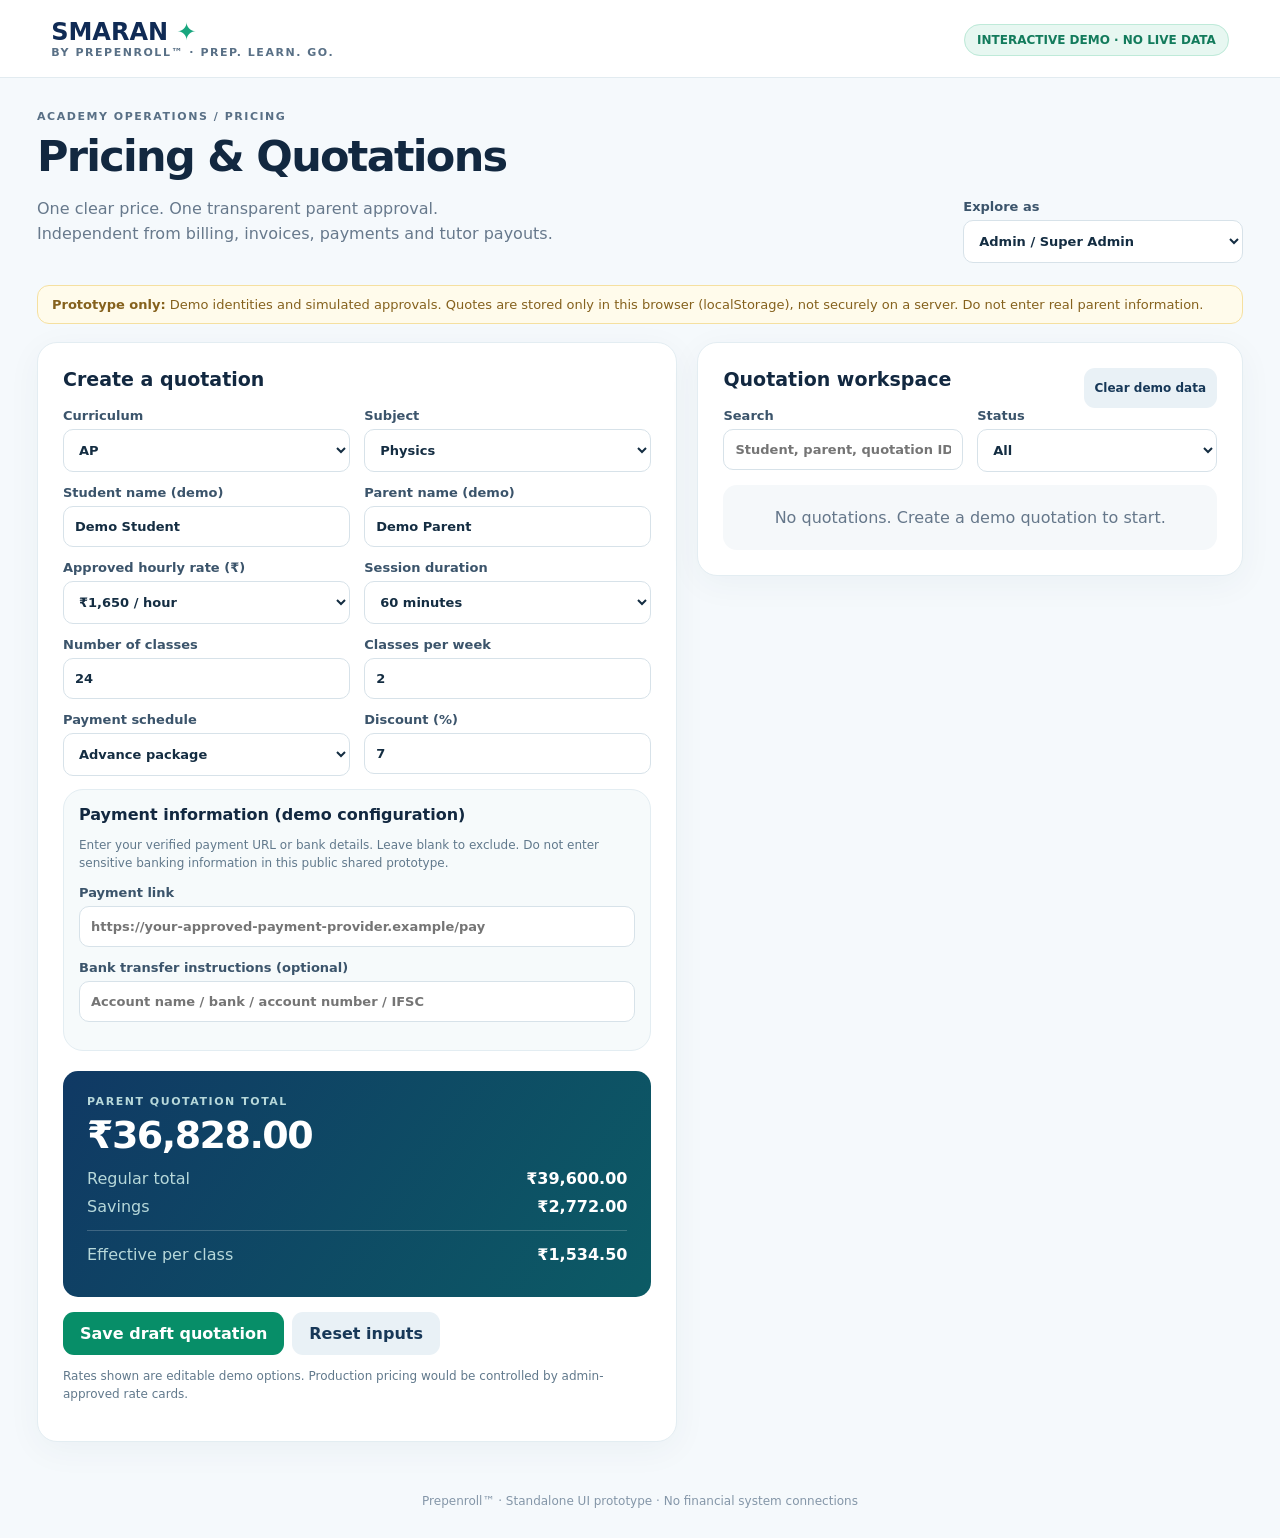
<file: smaran-pricing-prototype/index.html>
<!DOCTYPE html>
<html lang="en"><head><meta charset="UTF-8"><meta name="viewport" content="width=device-width, initial-scale=1">
<title>Smaran · Pricing & Quotations — Interactive Prototype</title>
<style>
:root{font-family:Inter,Manrope,system-ui,-apple-system,sans-serif;color:#122840;background:#f5f9fc}*{box-sizing:border-box}body{margin:0}button,input,select{font:inherit}button{cursor:pointer}header{background:#fff;border-bottom:1px solid #e2ebf0;padding:18px 4%;display:flex;justify-content:space-between;gap:20px;align-items:center;flex-wrap:wrap}.logo{font-size:24px;font-weight:850;color:#102b55}.logo b{color:#18a67e}.tiny{font-size:11px;letter-spacing:.14em;color:#597086;font-weight:750}.tag{background:#e7f7f1;color:#137b5c;border:1px solid #bfead9;border-radius:40px;padding:8px 12px;font-size:12px;font-weight:700}.shell{max-width:1250px;margin:32px auto;padding:0 22px}.hero{display:flex;justify-content:space-between;align-items:flex-end;gap:15px;flex-wrap:wrap;margin-bottom:22px}h1{font-size:clamp(28px,4vw,43px);margin:8px 0;letter-spacing:-.04em}p{color:#67798c;line-height:1.55}.layout{display:grid;grid-template-columns:minmax(310px,1.08fr) minmax(310px,.92fr);gap:20px}.panel{background:white;border-radius:20px;border:1px solid #e3edf2;box-shadow:0 8px 34px #1438520c;padding:25px;margin-bottom:20px}h2{font-size:19px;margin:0 0 18px}label{font-size:13px;font-weight:700;color:#3b546b;display:block;margin-bottom:13px}input,select{width:100%;border:1px solid #d7e2e9;background:#fff;border-radius:10px;padding:12px 11px;margin-top:6px;color:#142d42}input:focus,select:focus{outline:2px solid #81d7c0} .two{display:grid;grid-template-columns:1fr 1fr;gap:0 14px}.btn{border:0;border-radius:11px;background:#0b376a;color:white;padding:12px 17px;font-weight:750}.btn.alt{background:#e9f1f6;color:#173858}.btn.green{background:#078e68}.btn:disabled{opacity:.48;cursor:not-allowed}.btnsmall{padding:8px 11px;font-size:12px}.total{background:linear-gradient(125deg,#103964,#0c5b65);color:white;border-radius:15px;padding:24px;margin:15px 0}.total .muted{color:#b7d8da}.amount{font-size:38px;font-weight:800;letter-spacing:-.04em;margin:5px 0 12px}.split{display:flex;justify-content:space-between;gap:12px;margin:9px 0}.line{border-top:1px solid #ffffff32;margin:14px 0}.muted{color:#728295}.rowactions{display:flex;gap:8px;flex-wrap:wrap;margin-top:12px}.quote{border:1px solid #e0e9ed;border-radius:13px;padding:15px;margin-bottom:12px}.quotehead{display:flex;justify-content:space-between;gap:10px}.state{background:#eaf4fb;border-radius:20px;padding:5px 9px;font-size:11px;color:#21567f;font-weight:750;white-space:nowrap}.banner{background:#fffbeb;border:1px solid #f5e0a0;color:#85611d;border-radius:12px;padding:11px 14px;font-size:13px}.hide{display:none!important}.empty{padding:23px;background:#f5f8fa;text-align:center;color:#65778a;border-radius:14px}.meta{font-size:12px;color:#75899a}.printsheet{background:white;border:1px solid #dce6eb;border-radius:14px;padding:26px}.printhead{display:flex;justify-content:space-between;border-bottom:2px solid #078e68;padding-bottom:16px}.printsheet h3{font-size:24px}.statusnote{padding:11px 14px;border-radius:11px;background:#e8f7ef;color:#126844;margin:10px 0}footer{text-align:center;color:#8496a8;font-size:12px;margin:30px}.viewonly{margin-top:10px}.err{color:#bc3030;font-size:13px}.demoNote{font-size:12px;color:#61798c}@media(max-width:760px){.layout{grid-template-columns:1fr}.shell{margin:18px auto}.panel{padding:18px}.two{gap:0 10px}.amount{font-size:32px}}@media print{body{background:white}header,.hero,.controls,.history,footer,.rowactions,.banner{display:none!important}.shell{margin:0;padding:0}.layout{display:block}.panel{box-shadow:none;border:0}.printsheet{border:0}#detail{display:block!important}#quoteBuilder{display:none!important}}
</style></head><body>
<header><div><div class="logo">SMARAN <b>✦</b></div><div class="tiny">BY PREPENROLL™ · PREP. LEARN. GO.</div></div><div><span class="tag">INTERACTIVE DEMO · NO LIVE DATA</span></div></header>
<main class="shell"><div class="hero"><div><div class="tiny">ACADEMY OPERATIONS / PRICING</div><h1>Pricing & Quotations</h1><p>One clear price. One transparent parent approval.<br>Independent from billing, invoices, payments and tutor payouts.</p></div><div class="controls"><label style="margin:0">Explore as <select id="role"><option value="coordinator">Coordinator</option><option value="admin" selected>Admin / Super Admin</option><option value="parent">Parent</option></select></label></div></div>
<div class="banner" style="margin-bottom:18px"><strong>Prototype only:</strong> Demo identities and simulated approvals. Quotes are stored only in this browser (localStorage), not securely on a server. Do not enter real parent information.</div>
<div class="layout"><section id="quoteBuilder" class="panel"><h2>Create a quotation</h2><div class="two"><label>Curriculum<select id="curriculum"><option>AP</option><option>IB DP</option><option>IGCSE</option><option>GCSE</option><option>CBSE</option><option>A Level</option></select></label><label>Subject<select id="subject"><option>Physics</option><option>Calculus BC</option><option>Mathematics</option><option>Chemistry</option><option>Biology</option></select></label></div>
<div class="two"><label>Student name (demo)<input id="student" value="Demo Student" maxlength="60"></label><label>Parent name (demo)<input id="parentName" value="Demo Parent" maxlength="60"></label></div>
<div class="two"><label>Approved hourly rate (₹)<select id="rate"><option value="1650">₹1,650 / hour</option><option value="1500">₹1,500 / hour</option><option value="1300">₹1,300 / hour</option><option value="1100">₹1,100 / hour</option><option value="1000">₹1,000 / hour</option></select></label><label>Session duration<select id="duration"><option value="60">60 minutes</option><option value="45">45 minutes</option><option value="30">30 minutes</option><option value="90">90 minutes</option></select></label></div>
<div class="two"><label>Number of classes<input type="number" min="1" max="1000" id="classes" value="24"></label><label>Classes per week<input type="number" min="1" max="7" id="weekly" value="2"></label></div>
<div class="two"><label>Payment schedule<select id="payment"><option value="advance_package">Advance package</option><option value="monthly_advance">Monthly in advance</option><option value="monthly_postpaid">Monthly after completion</option></select></label><label>Discount (%)<input type="number" id="discount" value="7" min="0" max="100" step=".01"></label></div>
<div class="panel" style="padding:15px;background:#f6fafb;box-shadow:none"><strong>Payment information (demo configuration)</strong><p class="demoNote">Enter your verified payment URL or bank details. Leave blank to exclude. Do not enter sensitive banking information in this public shared prototype.</p><label>Payment link<input id="paymentLink" type="url" placeholder="https://your-approved-payment-provider.example/pay"></label><label>Bank transfer instructions (optional)<input id="bankDetails" placeholder="Account name / bank / account number / IFSC"></label></div><div id="validation" class="err"></div><div class="total"><div class="tiny muted">PARENT QUOTATION TOTAL</div><div class="amount" id="previewTotal">₹36,828</div><div class="split"><span class="muted">Regular total</span><strong id="regular">₹39,600</strong></div><div class="split"><span class="muted">Savings</span><strong id="savings">₹2,772</strong></div><div class="line"></div><div class="split"><span class="muted">Effective per class</span><strong id="perClass">₹1,534.50</strong></div></div>
<div class="rowactions"><button class="btn green" id="save">Save draft quotation</button><button class="btn alt" id="reset">Reset inputs</button></div><p class="demoNote">Rates shown are editable demo options. Production pricing would be controlled by admin-approved rate cards.</p>
</section><section><div id="parentPanel" class="panel hide"><h2>Parent portal · Demo Parent</h2><p>Only quotations shared with this demo parent appear here. Review the exact price and accept it.</p><div id="parentList"></div></div>
<div id="history" class="panel history"><div class="quotehead"><h2>Quotation workspace</h2><button class="btn alt btnsmall" id="clear">Clear demo data</button></div><div class="two"><label>Search<input id="search" placeholder="Student, parent, quotation ID"></label><label>Status<select id="statusFilter"><option>All</option><option>Draft</option><option>Pending approval</option><option>Approved</option><option>Sent</option><option>Accepted</option><option>Declined</option></select></label></div><div id="list"></div></div>
<div id="detail" class="panel hide"><div class="quotehead controls"><h2>Quotation preview</h2><button class="btn alt btnsmall" id="close">Close</button></div><div class="printsheet" id="printContent"></div><div class="rowactions controls"><button class="btn" id="print">Print / Save PDF</button><button class="btn alt" id="copy">Copy WhatsApp text</button></div><p class="demoNote controls">Print / Save PDF uses your browser’s built-in PDF option.</p></div>
</section></div></main><footer>Prepenroll™ · Standalone UI prototype · No financial system connections</footer>
<script>
const $=id=>document.getElementById(id), key="smaran-quotation-demo-v1";let quotes=[];try{quotes=JSON.parse(localStorage.getItem(key)||"[]");if(!Array.isArray(quotes))quotes=[]}catch{quotes=[]}let selected=null;
const fmt=x=>new Intl.NumberFormat("en-IN",{style:"currency",currency:"INR",maximumFractionDigits:2}).format(x/100);
const esc=s=>String(s).replace(/[&<>"']/g,c=>({"&":"&amp;","<":"&lt;",">":"&gt;",'"':"&quot;","'":"&#39;"}[c]));
function calc(){let rate=Number($("rate").value),duration=Number($("duration").value),n=Number($("classes").value),w=Number($("weekly").value),disc=Number($("discount").value);if(!Number.isInteger(n)||n<1||n>1000||!Number.isInteger(w)||w<1||w>7||!Number.isFinite(disc)||disc<0||disc>100){$("validation").textContent="Check class count, frequency and discount.";return null}$("validation").textContent="";let base=Math.round(rate*100*duration*n/60),off=Math.round(base*disc/100),total=base-off;return{rate,duration,n,w,disc,base,off,total,payment:$("payment").value,curriculum:$("curriculum").value,subject:$("subject").value,student:$("student").value.trim().slice(0,60)||"Demo Student",parent:$("parentName").value.trim().slice(0,60)||"Demo Parent",paymentLink:$("paymentLink").value.trim(),bankDetails:$("bankDetails").value.trim()}}
function update(){const p=calc();$("save").disabled=!p;if(!p)return;$("previewTotal").textContent=fmt(p.total);$("regular").textContent=fmt(p.base);$("savings").textContent=fmt(p.off);$("perClass").textContent=fmt(Math.round(p.total/p.n))}
function persist(){localStorage.setItem(key,JSON.stringify(quotes))}
function transition(id,next){const q=quotes.find(q=>q.id===id),role=$("role").value;if(!q)return;const allowed={Draft:["Pending approval","Approved"],"Pending approval":["Approved","Declined"],Approved:["Sent"],Sent:["Accepted","Declined"],Accepted:[],Declined:[]};if(!(allowed[q.status]||[]).includes(next))return alert("Invalid workflow transition");if(next==="Accepted"&&role!=="parent")return alert("Only the demo parent can accept.");if(next!=="Accepted"&&role!=="admin")return alert("Admin approval required.");if(next==="Approved"&&q.p.disc>10)return alert("Demo admin discount ceiling: 10%.");q.status=next;q.events.push({status:next,time:new Date().toISOString(),actor:role});persist();render();view(id)}
function view(id){const q=quotes.find(q=>q.id===id);if(!q)return;selected=id;$("detail").classList.remove("hide");const p=q.p;$("printContent").innerHTML='<div class="printhead"><div><div class="logo">Prepenroll™</div><div class="tiny">PREP. LEARN. GO.</div></div><div style="text-align:right"><b>FEE QUOTATION</b><div class="meta">'+esc(q.id)+' · v1</div></div></div><h3>'+esc(p.student)+'</h3><p>Prepared for '+esc(p.parent)+'</p><p>'+esc(p.curriculum)+' · '+esc(p.subject)+'</p><div class="split"><span>Hourly rate</span><b>'+fmt(p.rate*100)+'</b></div><div class="split"><span>Sessions</span><b>'+p.n+' × '+p.duration+' min</b></div><div class="split"><span>Weekly frequency</span><b>'+p.w+'</b></div><div class="split"><span>Payment</span><b>'+esc(p.payment.replaceAll("_"," "))+'</b></div><hr><div class="split"><span>Regular price</span><b>'+fmt(p.base)+'</b></div><div class="split"><span>Discount ('+p.disc+'%)</span><b>−'+fmt(p.off)+'</b></div><div class="split"><h3>Total</h3><h3>'+fmt(p.total)+'</h3></div><div class="statusnote">'+esc(q.status)+' · Saved price snapshot · '+new Date(q.time).toLocaleDateString("en-IN")+'</div><p class="meta">Prototype only. This is not an invoice, contract or payment receipt. Timings subject to availability.</p>'}
function render(){const role=$("role").value;$("quoteBuilder").classList.toggle("hide",role==="parent");$("history").classList.toggle("hide",role==="parent");$("parentPanel").classList.toggle("hide",role!=="parent");$("detail").classList.add("hide");selected=null;
const term=$("search").value.toLowerCase(),status=$("statusFilter").value;let visible=quotes.filter(q=>(status==="All"||q.status===status)&&[q.id,q.p.student,q.p.parent].join(" ").toLowerCase().includes(term));$("list").innerHTML=visible.length?visible.map(q=>'<div class="quote"><div class="quotehead"><strong>'+esc(q.p.student)+'</strong><span class="state">'+esc(q.status)+'</span></div><div class="meta">'+esc(q.id)+' · '+esc(q.p.parent)+'</div><div class="split"><span>'+esc(q.p.curriculum)+' · '+esc(q.p.subject)+'</span><b>'+fmt(q.p.total)+'</b></div><div class="rowactions"><button class="btn alt btnsmall" data-view="'+esc(q.id)+'">View quote</button>'+(role==="admin"?(q.status==="Draft"?'<button class="btn btnsmall" data-next="Approved" data-id="'+q.id+'">Approve</button>':q.status==="Pending approval"?'<button class="btn btnsmall" data-next="Approved" data-id="'+q.id+'">Approve</button>':q.status==="Approved"?'<button class="btn btnsmall" data-next="Sent" data-id="'+q.id+'">Share with parent</button>':""):"")+'</div></div>').join(""):'<div class="empty">No quotations. Create a demo quotation to start.</div>';
let sent=quotes.filter(q=>q.status==="Sent"||q.status==="Accepted");$("parentList").innerHTML=sent.length?sent.map(q=>'<div class="quote"><div class="quotehead"><b>'+esc(q.p.student)+'</b><span class="state">'+esc(q.status)+'</span></div><p>'+esc(q.p.subject)+' · '+esc(q.p.curriculum)+'</p><div class="amount" style="font-size:25px">'+fmt(q.p.total)+'</div><div class="rowactions"><button class="btn alt btnsmall" data-view="'+q.id+'">View pricing</button>'+(q.status==="Sent"?'<button class="btn green btnsmall" data-next="Accepted" data-id="'+q.id+'">Accept this price</button>':"")+'</div></div>').join(""):'<div class="empty">No quotation has been shared yet. Switch to Admin, approve and share one.</div>'}
document.addEventListener("click",e=>{let b=e.target.closest("[data-view],[data-next]");if(!b)return;if(b.dataset.view)view(b.dataset.view);if(b.dataset.next)transition(b.dataset.id,b.dataset.next)});
["rate","duration","classes","weekly","discount","payment","curriculum","subject","student","parentName","paymentLink","bankDetails"].forEach(id=>$(id).addEventListener("input",update));$("save").onclick=()=>{let p=calc();if(!p)return;let id="PQ-"+Date.now().toString(36).toUpperCase();quotes.unshift({id,p,status:"Draft",time:new Date().toISOString(),events:[{status:"Draft",actor:$("role").value,time:new Date().toISOString()}]});persist();render();view(id)};$("reset").onclick=()=>{["classes","weekly","discount"].forEach((id,i)=>$(id).value=[24,2,7][i]);update()};$("role").onchange=render;$("search").oninput=render;$("statusFilter").onchange=render;$("close").onclick=()=>{$("detail").classList.add("hide")};$("clear").onclick=()=>{if(confirm("Remove demo quotations from this browser?")){quotes=[];persist();render()}};$("print").onclick=()=>window.print();$("copy").onclick=async()=>{const q=quotes.find(q=>q.id===selected);if(!q)return;const p=q.p,t='Dear '+p.parent+',\n\nPrepenroll quotation for '+p.student+' ('+p.curriculum+' '+p.subject+'):\n'+p.n+' classes, '+p.duration+' min, '+p.w+' per week\nRegular: '+fmt(p.base)+'\nSavings: '+fmt(p.off)+' ('+p.disc+'%)'+'\nEffective class fee: '+fmt(Math.round(p.total/p.n))+'\nEffective hourly fee: '+fmt(Math.round(p.total*60/(p.n*p.duration)))+'\nTotal: '+fmt(p.total)+'\nPayment: '+p.payment.replaceAll("_"," ")+'\nStatus: '+q.status+(p.paymentLink?'\nPayment link: '+p.paymentLink:'')+(p.bankDetails?'\nBank transfer details: '+p.bankDetails:'')+'\n\nPrep. Learn. Go.';try{await navigator.clipboard.writeText(t);alert("Parent message copied")}catch{alert("Clipboard unavailable in this browser")}};
update();render();
</script></body></html>
</file>
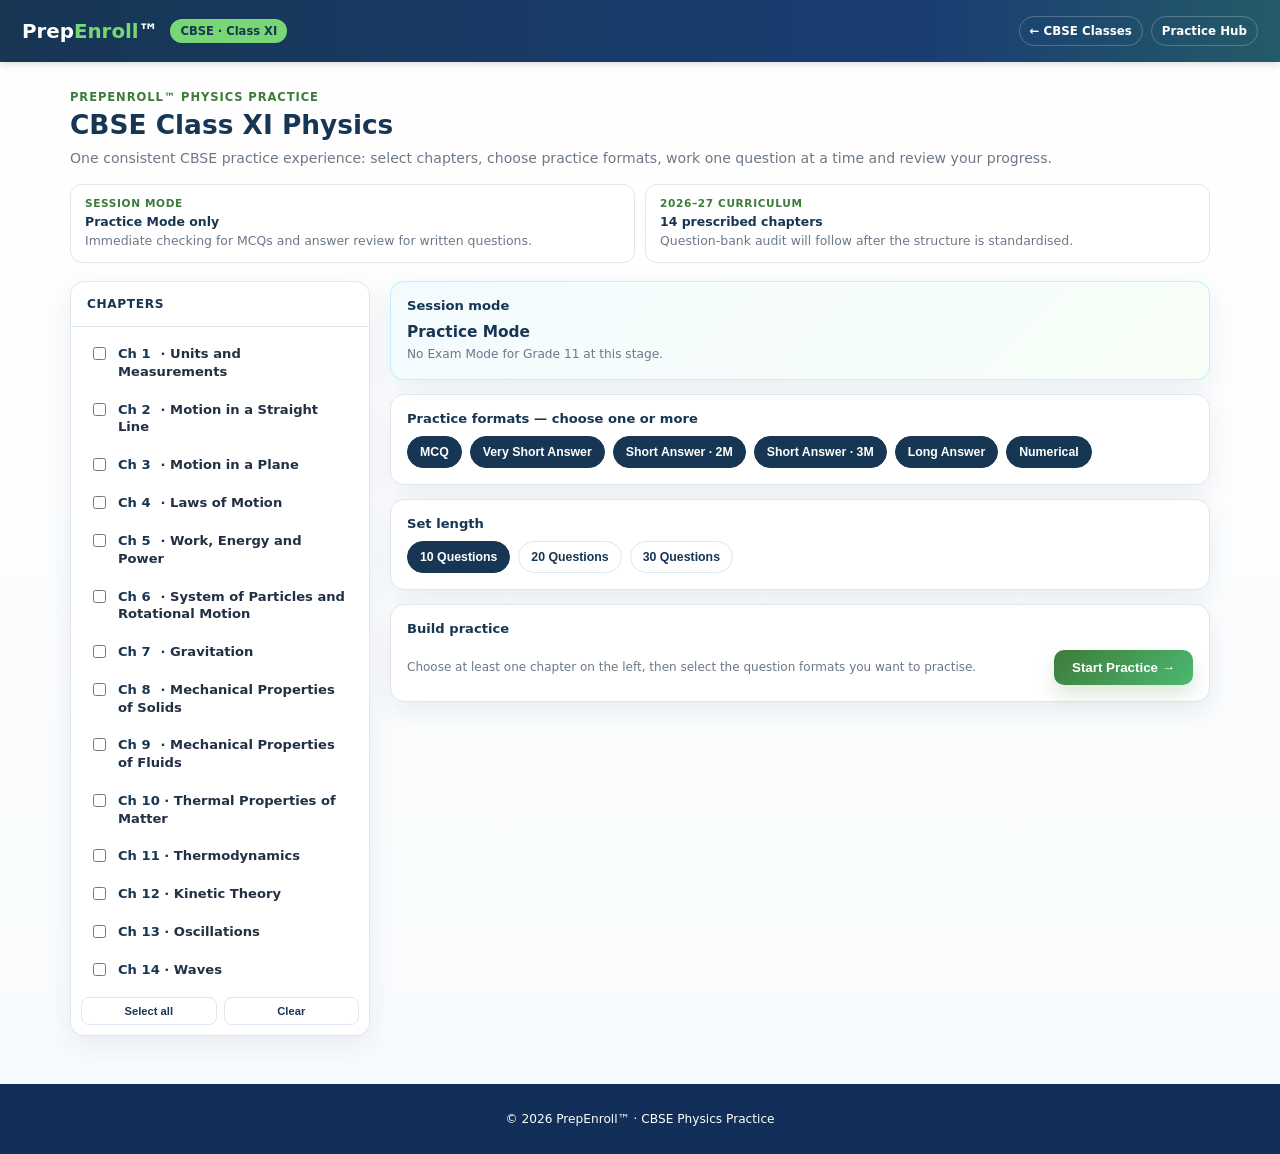
<file: cbse-physics/grade11/index.html>
<!doctype html>
<html lang="en">
<head>
<meta charset="utf-8">
<meta name="viewport" content="width=device-width,initial-scale=1">
<title>PrepEnroll™ | CBSE Class XI Physics Practice</title>
<meta name="description" content="CBSE Class XI Physics practice studio for the 2026–27 syllabus. Chapter-wise practice with one-question-at-a-time navigation, instant feedback and progress review.">
<style>
:root{--navy:#173654;--green:#3e7b3a;--cyan:#38d9ff;--text:#223044;--muted:#6c7888;--border:#dfe6ee;--bg:#f8fbfd;--red:#c94d4d;--gold:#b67d12;--shadow:0 10px 28px rgba(23,54,84,.08);--radius:14px}
*{box-sizing:border-box}body{margin:0;font-family:Manrope,Inter,Segoe UI,system-ui,sans-serif;background:linear-gradient(180deg,#fff,#f8fbfd);color:var(--text);min-height:100vh}
.header{height:62px;padding:0 22px;background:linear-gradient(90deg,var(--navy),#193d72 72%,#245a68);display:flex;align-items:center;gap:12px;position:sticky;top:0;z-index:20;box-shadow:0 2px 8px rgba(0,0,0,.15)}
.logo{font-weight:900;font-size:1.24rem;color:#fff}.logo span{color:#78d774}.badge-top{font-size:.72rem;font-weight:900;background:#78d774;color:#173654;border-radius:999px;padding:5px 10px}.header-right{margin-left:auto;display:flex;gap:8px}.header-right a{color:#fff;text-decoration:none;font-size:.74rem;font-weight:800;border:1px solid rgba(255,255,255,.23);border-radius:999px;padding:7px 10px}
.hero{max-width:1180px;margin:auto;padding:28px 20px 18px}.eyebrow{font-size:.72rem;font-weight:900;text-transform:uppercase;letter-spacing:.08em;color:var(--green)}h1{margin:5px 0 8px;font-size:1.65rem;color:var(--navy)}.hero p{margin:0;color:var(--muted);font-size:.88rem;line-height:1.55}
.info-grid{display:grid;grid-template-columns:1fr 1fr;gap:10px;margin-top:14px}.info-card{background:#fff;border:1px solid var(--border);border-radius:12px;padding:12px 14px}.info-card .k{font-size:.66rem;font-weight:900;text-transform:uppercase;letter-spacing:.06em;color:var(--green);margin-bottom:4px}.info-card .v{font-size:.78rem;line-height:1.5;color:var(--muted)}.info-card strong{color:var(--navy)}
.shell{max-width:1180px;margin:0 auto 48px;padding:0 20px;display:grid;grid-template-columns:300px minmax(0,1fr);gap:20px;align-items:start}
.sidebar{position:sticky;top:78px;background:#fff;border:1.5px solid var(--border);border-radius:var(--radius);box-shadow:var(--shadow);overflow:hidden;max-height:calc(100vh - 96px)}
.side-head{padding:15px 16px;border-bottom:1px solid var(--border);font-size:.76rem;font-weight:900;color:var(--navy);text-transform:uppercase;letter-spacing:.05em}
.chapter-list{padding:8px;overflow:auto;max-height:calc(100vh - 160px)}.chapter-row{display:flex;align-items:flex-start;gap:9px;padding:10px;border-radius:9px;cursor:pointer;font-size:.82rem;font-weight:750;line-height:1.35}.chapter-row:hover{background:#f4fbff}.chapter-row:has(input:checked){background:linear-gradient(90deg,#ecfbff,#f0fff4);box-shadow:inset 0 0 0 1px rgba(56,217,255,.2)}.chapter-row input{margin-top:2px;accent-color:var(--green)}.chapter-row strong{display:inline-block;min-width:38px;color:var(--navy)}
.side-actions{display:flex;gap:7px;padding:0 10px 10px}.side-actions button{flex:1;border:1px solid var(--border);background:#fff;color:var(--navy);font-size:.7rem;font-weight:800;padding:7px;border-radius:8px;cursor:pointer}
.card{background:#fff;border:1.5px solid var(--border);border-radius:var(--radius);box-shadow:var(--shadow);padding:16px;margin-bottom:14px}.card-title{font-size:.82rem;font-weight:900;color:var(--navy);margin-bottom:10px}
.chips{display:flex;flex-wrap:wrap;gap:8px}.chip{border:1.5px solid var(--border);background:#fff;color:var(--navy);border-radius:999px;padding:8px 12px;font-size:.77rem;font-weight:850;cursor:pointer}.chip.active{background:var(--navy);color:#fff;border-color:var(--navy)}
.mode-fixed{background:linear-gradient(135deg,#f4fbff,#f7fff7);border-color:rgba(56,217,255,.3)}.mode-fixed .mode-name{font-size:.96rem;font-weight:900;color:var(--navy)}.mode-fixed .mode-note{font-size:.76rem;color:var(--muted);margin-top:4px;line-height:1.5}
.generate-row{display:flex;align-items:center;justify-content:space-between;gap:12px;margin-top:14px}.note{font-size:.75rem;color:var(--muted);line-height:1.45}.generate{border:0;background:linear-gradient(135deg,var(--green),#4bb971);color:#fff;font-weight:900;padding:10px 18px;border-radius:10px;cursor:pointer;box-shadow:0 9px 20px rgba(62,123,58,.18)}
.practice{display:none}.practice.active{display:block}.setup.hidden{display:none}
.toolbar{display:flex;align-items:center;gap:10px;flex-wrap:wrap;margin-bottom:10px}.toolbar .back{border:1.5px solid var(--navy);background:#fff;color:var(--navy);border-radius:9px;padding:8px 11px;font-weight:850;cursor:pointer}.paper-label{font-size:.78rem;font-weight:850;color:var(--muted)}.score{margin-left:auto;display:flex;gap:7px;flex-wrap:wrap}.pill{border:1px solid var(--border);background:#fff;border-radius:999px;padding:6px 10px;font-size:.72rem;color:var(--muted);font-weight:800}.pill b{color:var(--navy)}
.progress{height:7px;background:#e6ebf1;border-radius:999px;overflow:hidden;margin:10px 0 16px}.progress>div{height:100%;background:linear-gradient(90deg,var(--green),var(--cyan));width:0}
.practice-grid{display:grid;grid-template-columns:minmax(0,1fr) 220px;gap:14px;align-items:start}.qcard{background:#fff;border:1.5px solid var(--border);border-top:4px solid rgba(56,217,255,.72);border-radius:var(--radius);box-shadow:var(--shadow);overflow:hidden}.qhead{padding:13px 16px;background:#f7f9fc;border-bottom:1px solid var(--border);display:flex;justify-content:space-between;gap:10px;align-items:center}.qmeta{display:flex;gap:6px;flex-wrap:wrap}.tag{font-size:.66rem;font-weight:900;padding:4px 8px;border-radius:999px;background:#edf3f8;color:#53667a}.qbody{padding:18px}.qtext{font-size:.98rem;line-height:1.65;margin-bottom:14px}.opts{display:flex;flex-direction:column;gap:8px}.opt{border:1.5px solid var(--border);border-radius:9px;padding:10px 12px;background:#fff;cursor:pointer;text-align:left;font-size:.88rem}.opt:hover{border-color:var(--navy)}.opt.correct{border-color:var(--green);background:#edf9ef}.opt.wrong{border-color:var(--red);background:#fff1f1}.answer-box{margin-top:12px;padding:12px 13px;border-radius:10px;background:#f8fbfe;border:1px solid var(--border);font-size:.82rem;line-height:1.55;white-space:pre-line}.show-answer{border:1.5px solid var(--navy);background:#fff;color:var(--navy);border-radius:9px;padding:8px 11px;font-weight:850;cursor:pointer}.nav{display:flex;justify-content:space-between;gap:8px;padding:12px 0}.nav button{border:1px solid var(--border);background:#fff;color:var(--navy);border-radius:9px;padding:8px 12px;font-weight:850;cursor:pointer}
.palette{position:sticky;top:78px;background:#fff;border:1.5px solid var(--border);border-radius:12px;box-shadow:var(--shadow);padding:12px}.palette-title{font-size:.7rem;font-weight:900;color:var(--navy);text-transform:uppercase;letter-spacing:.05em;margin-bottom:9px}.palette-grid{display:grid;grid-template-columns:repeat(5,1fr);gap:6px}.dot{aspect-ratio:1;border-radius:50%;border:1.5px solid var(--border);background:#fff;color:var(--navy);font-size:.66rem;font-weight:900;cursor:pointer}.dot.current{border-color:var(--cyan);box-shadow:0 0 0 2px rgba(56,217,255,.2)}.dot.done{background:#eaf8ed;border-color:#a8d8af;color:#2f783a}
.report{background:#fff;border:1.5px solid var(--border);border-radius:16px;box-shadow:var(--shadow);padding:22px}.report h2{margin:0 0 6px;color:var(--navy)}.report p{color:var(--muted);font-size:.85rem}.report-actions{display:flex;gap:8px;flex-wrap:wrap;margin-top:16px}.report-actions button{border:1.5px solid var(--navy);background:#fff;color:var(--navy);border-radius:9px;padding:9px 12px;font-weight:850;cursor:pointer}.report-actions .primary{background:var(--navy);color:#fff}
.footer{background:#122f59;color:#fff;padding:28px 20px;text-align:center;font-size:.76rem;margin-top:45px}
@media(max-width:920px){.shell{grid-template-columns:1fr}.sidebar{position:static;max-height:none}.chapter-list{max-height:none;display:grid;grid-template-columns:1fr 1fr}.practice-grid{grid-template-columns:1fr}.palette{position:static;order:-1}.palette-grid{grid-template-columns:repeat(10,1fr)}}
@media(max-width:620px){.hero,.shell{padding-left:12px;padding-right:12px}.info-grid{grid-template-columns:1fr}.chapter-list{grid-template-columns:1fr}.generate-row{align-items:stretch;flex-direction:column}.generate{width:100%}.palette-grid{grid-template-columns:repeat(8,1fr)}.score{margin-left:0;width:100%}}
</style>
</head>
<body>
<header class="header"><div class="logo">Prep<span>Enroll</span>™</div><div class="badge-top">CBSE · Class XI</div><div class="header-right"><a href="/prepenroll-practice/cbse-physics/">← CBSE Classes</a><a href="/prepenroll-practice/">Practice Hub</a></div></header>
<section class="hero">
  <div class="eyebrow">PrepEnroll™ Physics Practice</div>
  <h1>CBSE Class XI Physics</h1>
  <p>One consistent CBSE practice experience: select chapters, choose practice formats, work one question at a time and review your progress.</p>
  <div class="info-grid">
    <div class="info-card"><div class="k">Session mode</div><div class="v"><strong>Practice Mode only</strong><br>Immediate checking for MCQs and answer review for written questions.</div></div>
    <div class="info-card"><div class="k">2026–27 curriculum</div><div class="v"><strong>14 prescribed chapters</strong><br>Question-bank audit will follow after the structure is standardised.</div></div>
  </div>
</section>
<div class="shell">
  <aside class="sidebar">
    <div class="side-head">Chapters</div>
    <div class="chapter-list" id="chapter-list"></div>
    <div class="side-actions"><button id="all-ch">Select all</button><button id="clear-ch">Clear</button></div>
  </aside>
  <main>
    <section class="setup" id="setup">
      <div class="card mode-fixed"><div class="card-title">Session mode</div><div class="mode-name">Practice Mode</div><div class="mode-note">No Exam Mode for Grade 11 at this stage.</div></div>
      <div class="card"><div class="card-title">Practice formats — choose one or more</div><div class="chips" id="type-chips"></div></div>
      <div class="card"><div class="card-title">Set length</div><div class="chips" id="length-chips"><button class="chip active" data-n="10">10 Questions</button><button class="chip" data-n="20">20 Questions</button><button class="chip" data-n="30">30 Questions</button></div></div>
      <div class="card"><div class="card-title">Build practice</div><div class="generate-row"><div class="note" id="builder-note">Choose at least one chapter on the left, then select the question formats you want to practise.</div><button class="generate" id="generate">Start Practice →</button></div></div>
    </section>
    <section class="practice" id="practice">
      <div class="toolbar"><button class="back" id="new-practice">← New Practice</button><span class="paper-label" id="paper-label">Practice</span><div class="score"><span class="pill">Attempted <b id="attempted">0</b></span><span class="pill">Correct <b id="correct">0</b></span></div></div>
      <div class="progress"><div id="progress-fill"></div></div>
      <div class="practice-grid">
        <div>
          <div id="question-area"></div>
          <div class="nav"><button id="prev">← Previous</button><button id="finish">Finish Practice</button><button id="next">Next →</button></div>
        </div>
        <aside class="palette"><div class="palette-title">Question palette</div><div class="palette-grid" id="palette-grid"></div></aside>
      </div>
    </section>
  </main>
</div>
<footer class="footer">© 2026 PrepEnroll™ · CBSE Physics Practice</footer>
<script src="questions.js"></script>
<script>
const CHAPTERS=[
{id:'ch1',n:1,name:'Units and Measurements'},
{id:'ch2',n:2,name:'Motion in a Straight Line'},
{id:'ch3',n:3,name:'Motion in a Plane'},
{id:'ch4',n:4,name:'Laws of Motion'},
{id:'ch5',n:5,name:'Work, Energy and Power'},
{id:'ch6',n:6,name:'System of Particles and Rotational Motion'},
{id:'ch7',n:7,name:'Gravitation'},
{id:'ch8',n:8,name:'Mechanical Properties of Solids'},
{id:'ch9',n:9,name:'Mechanical Properties of Fluids'},
{id:'ch10',n:10,name:'Thermal Properties of Matter'},
{id:'ch11',n:11,name:'Thermodynamics'},
{id:'ch12',n:12,name:'Kinetic Theory'},
{id:'ch13',n:13,name:'Oscillations'},
{id:'ch14',n:14,name:'Waves'}];
const TYPE_INFO={mcq:'MCQ',vsa:'Very Short Answer',sa1:'Short Answer · 2M',sa2:'Short Answer · 3M',la:'Long Answer',num:'Numerical'};
let state={chapters:new Set(),types:new Set(Object.keys(TYPE_INFO)),length:10,qs:[],idx:0,answered:{},correct:0};
function shuffle(a){a=[...a];for(let i=a.length-1;i>0;i--){const j=Math.floor(Math.random()*(i+1));[a[i],a[j]]=[a[j],a[i]]}return a}
function renderChapters(){document.getElementById('chapter-list').innerHTML=CHAPTERS.map(c=>'<label class="chapter-row"><input type="checkbox" data-ch="'+c.id+'"><span><strong>Ch '+c.n+'</strong> · '+c.name+'</span></label>').join('');document.querySelectorAll('[data-ch]').forEach(cb=>cb.onchange=()=>{cb.checked?state.chapters.add(cb.dataset.ch):state.chapters.delete(cb.dataset.ch)})}
function renderTypes(){document.getElementById('type-chips').innerHTML=Object.entries(TYPE_INFO).map(([k,v])=>'<button class="chip active" data-type="'+k+'">'+v+'</button>').join('');document.querySelectorAll('[data-type]').forEach(b=>b.onclick=()=>{const t=b.dataset.type;if(state.types.has(t)){if(state.types.size===1)return;state.types.delete(t);b.classList.remove('active')}else{state.types.add(t);b.classList.add('active')}})}
function flatten(){const pool=[];for(const ch of state.chapters){const data=QB[ch]||{};for(const t of state.types){for(const q of (data[t]||[]))pool.push({...q,_ch:ch,_type:t,_id:ch+'-'+t+'-'+pool.length})}}return pool}
function generate(){if(!state.chapters.size){alert('Select at least one chapter.');return}const pool=flatten();if(!pool.length){alert('No questions available for this selection.');return}state.qs=shuffle(pool).slice(0,Math.min(state.length,pool.length));state.idx=0;state.answered={};state.correct=0;document.getElementById('setup').classList.add('hidden');document.getElementById('practice').classList.add('active');document.getElementById('paper-label').textContent='Practice · '+state.qs.length+' questions';render()}
function markMCQ(i,choice){const q=state.qs[i];if(state.answered[q._id]!==undefined)return;state.answered[q._id]=choice;if(choice===q.ans)state.correct++;render()}
function revealWritten(i){const q=state.qs[i];state.answered[q._id]='reviewed';render()}
function answerText(q){if(q._type==='la'&&Array.isArray(q.parts))return q.parts.map((p,i)=>'Part '+(i+1)+' ('+p.marks+'M):\n'+p.ans).join('\n\n');return q.ans||q.exp||'Model answer not available yet.'}
function qLabel(q){return TYPE_INFO[q._type]||q._type}
function render(){
 const q=state.qs[state.idx],ch=CHAPTERS.find(c=>c.id===q._ch),done=state.answered[q._id]!==undefined;
 let body='<div class="qcard"><div class="qhead"><div class="qmeta"><span class="tag">'+qLabel(q)+'</span><span class="tag">Ch '+ch.n+'</span></div><div class="tag">Question '+(state.idx+1)+'</div></div><div class="qbody"><div class="qtext">'+q.q+'</div>';
 if(q._type==='mcq'){body+='<div class="opts">'+q.opts.map((o,i)=>{let cls='opt';if(done&&i===q.ans)cls+=' correct';else if(done&&i===state.answered[q._id]&&i!==q.ans)cls+=' wrong';return '<button class="'+cls+'" onclick="markMCQ('+state.idx+','+i+')">'+String.fromCharCode(65+i)+'. '+o+'</button>'}).join('')+'</div>';if(done&&q.exp)body+='<div class="answer-box"><strong>Explanation</strong><br>'+q.exp+'</div>'}
 else{body+='<button class="show-answer" onclick="revealWritten('+state.idx+')">'+(done?'Model answer shown':'Show model answer')+'</button>';if(done)body+='<div class="answer-box"><strong>Model answer</strong><br>'+answerText(q)+'</div>'}
 body+='</div></div>';document.getElementById('question-area').innerHTML=body;
 document.getElementById('attempted').textContent=Object.keys(state.answered).length;document.getElementById('correct').textContent=state.correct;
 document.getElementById('progress-fill').style.width=((state.idx+1)/state.qs.length*100)+'%';
 document.getElementById('prev').disabled=state.idx===0;document.getElementById('next').disabled=state.idx===state.qs.length-1;
 const pg=document.getElementById('palette-grid');pg.innerHTML=state.qs.map((x,i)=>'<button class="dot '+(i===state.idx?'current ':'')+(state.answered[x._id]!==undefined?'done':'')+'" data-i="'+i+'">'+(i+1)+'</button>').join('');pg.querySelectorAll('button').forEach(b=>b.onclick=()=>{state.idx=Number(b.dataset.i);render()});
}
function finish(){const attempted=Object.keys(state.answered).length;const esc=x=>String(x===undefined||x===null?'—':x).replace(/[&<>"']/g,c=>({'&':'&amp;','<':'&lt;','>':'&gt;','"':'&quot;',"'":'&#39;'}[c]));const rows=state.qs.map((q,i)=>{const v=state.answered[q._id],mcq=q._type==='mcq'||Array.isArray(q.opts)||Array.isArray(q.options);const options=q.opts||q.options||[];const status=v===undefined?'Unattempted':!mcq?'Self-review required':v===q.ans?'Correct':'Incorrect';const your=mcq&&typeof v==='number'?options[v]:v;const expected=mcq&&typeof q.ans==='number'?options[q.ans]:answerText(q);return '<div style="border-top:1px solid #d5e0e6;padding:13px 0"><strong>Q'+(i+1)+' — '+esc(status)+'</strong><div>'+esc(q.q||q.question||q.stem||'Question')+'</div><p><b>Your answer:</b> '+esc(your)+'</p><p><b>Correct/model answer:</b> '+esc(expected)+'</p><p><b>Explanation:</b> '+esc(q.exp||'See model answer above')+'</p></div>'}).join('');document.getElementById('question-area').innerHTML='<div class="report"><h2>Detailed performance report</h2><p>Attempted '+attempted+' of '+state.qs.length+' questions · MCQs correct: <strong>'+state.correct+'</strong>. Written responses are for self-review, not automatically marked.</p>'+rows+'<div class="report-actions"><button onclick="retryUnattempted()">Review Unattempted</button><button class="primary" onclick="newPractice()">New Practice</button></div></div>';document.querySelector('.nav').style.display='none';document.querySelector('.palette').style.display='none'}
function retryUnattempted(){const left=state.qs.filter(q=>state.answered[q._id]===undefined);if(!left.length){newPractice();return}state.qs=left;state.idx=0;state.answered={};state.correct=0;document.querySelector('.nav').style.display='flex';document.querySelector('.palette').style.display='block';render()}
function newPractice(){document.getElementById('practice').classList.remove('active');document.getElementById('setup').classList.remove('hidden');document.querySelector('.nav').style.display='flex';document.querySelector('.palette').style.display='block';window.scrollTo({top:0,behavior:'smooth'})}
document.getElementById('all-ch').onclick=()=>{state.chapters=new Set(CHAPTERS.map(x=>x.id));document.querySelectorAll('[data-ch]').forEach(x=>x.checked=true)};
document.getElementById('clear-ch').onclick=()=>{state.chapters.clear();document.querySelectorAll('[data-ch]').forEach(x=>x.checked=false)};
document.querySelectorAll('[data-n]').forEach(b=>b.onclick=()=>{document.querySelectorAll('[data-n]').forEach(x=>x.classList.remove('active'));b.classList.add('active');state.length=Number(b.dataset.n)});
document.getElementById('generate').onclick=generate;document.getElementById('new-practice').onclick=newPractice;document.getElementById('prev').onclick=()=>{if(state.idx>0){state.idx--;render()}};document.getElementById('next').onclick=()=>{if(state.idx<state.qs.length-1){state.idx++;render()}};document.getElementById('finish').onclick=finish;
renderChapters();renderTypes();
</script>
</body>
</html>
</file>
<file: international-physics-bootstrap/styles.css>
:root{
  --navy:#0d2340;--navy2:#16395e;--green:#6cbc45;--mint:#eaf7e5;
  --blue:#eef5ff;--ink:#142033;--muted:#617087;--line:#dfe7ef;--white:#fff;
}
*{box-sizing:border-box}html{scroll-behavior:smooth}body{margin:0;font-family:Inter,Manrope,system-ui,-apple-system,BlinkMacSystemFont,"Segoe UI",sans-serif;color:var(--ink);background:#fff}
a{text-decoration:none;color:inherit}.wrap{width:min(1180px,calc(100% - 40px));margin:auto}
header{position:sticky;top:0;z-index:20;background:rgba(255,255,255,.94);backdrop-filter:blur(14px);border-bottom:1px solid #edf1f5}
.nav{height:76px;display:flex;align-items:center;justify-content:space-between}.brand{font-weight:800;letter-spacing:-.03em;color:var(--navy);font-size:22px}.brand span{color:var(--green)}.navlinks{display:flex;gap:26px;font-size:14px;color:#425169}.pill{display:inline-flex;align-items:center;justify-content:center;padding:12px 18px;border-radius:999px;background:var(--navy);color:#fff;font-weight:700}
.hero{padding:82px 0 58px;background:radial-gradient(circle at 85% 18%,#e7f5ff 0,transparent 32%),radial-gradient(circle at 13% 28%,#edf9e9 0,transparent 30%),#fff}
.eyebrow{display:inline-flex;padding:8px 12px;border:1px solid #cfe0ef;border-radius:999px;font-size:12px;font-weight:800;text-transform:uppercase;letter-spacing:.08em;color:var(--navy2);background:#fff}
.hero h1{max-width:900px;margin:22px 0 20px;font-size:clamp(44px,7vw,82px);line-height:.98;letter-spacing:-.055em;color:var(--navy)}
.hero h1 em{font-style:normal;color:var(--green)}.hero p{max-width:680px;font-size:19px;line-height:1.65;color:var(--muted)}
.ctas{display:flex;gap:12px;flex-wrap:wrap;margin-top:28px}.ghost{border:1px solid var(--line);background:#fff;color:var(--navy)}
.stats{display:grid;grid-template-columns:repeat(3,1fr);gap:14px;margin-top:54px}.stat{padding:22px;border:1px solid var(--line);border-radius:20px;background:rgba(255,255,255,.82)}.stat strong{display:block;font-size:26px;color:var(--navy)}.stat span{font-size:13px;color:var(--muted)}
section{padding:68px 0}.section-head{display:flex;justify-content:space-between;align-items:end;gap:30px;margin-bottom:26px}.section-head h2{font-size:40px;margin:0;color:var(--navy);letter-spacing:-.035em}.section-head p{max-width:520px;color:var(--muted);margin:0;line-height:1.6}
.exam-grid{display:grid;grid-template-columns:repeat(3,1fr);gap:18px}.exam{border:1px solid var(--line);border-radius:24px;padding:26px;min-height:230px;position:relative;overflow:hidden;background:#fff}.exam.active{background:linear-gradient(145deg,#102b4a,#173e67);color:#fff;border:0}.tag{font-size:11px;font-weight:800;letter-spacing:.08em;text-transform:uppercase}.active .tag{color:#bdeaa4}.exam h3{font-size:28px;margin:24px 0 10px}.exam p{color:var(--muted);line-height:1.55}.active p{color:#d5e1ef}.soon{opacity:.72}
.topic-grid{display:grid;grid-template-columns:repeat(4,1fr);gap:14px}.topic{border:1px solid var(--line);border-radius:18px;padding:18px;background:#fff;transition:.18s}.topic:hover{transform:translateY(-2px);box-shadow:0 12px 32px rgba(13,35,64,.08)}.topic small{color:var(--green);font-weight:800}.topic h4{margin:8px 0 4px;font-size:17px;color:var(--navy)}.topic p{margin:0;font-size:12px;color:var(--muted)}
.practice{background:#f7fafc}.practice-shell{display:grid;grid-template-columns:320px 1fr;gap:18px}.panel{border:1px solid var(--line);border-radius:22px;background:#fff;padding:20px}.filters label{display:block;font-size:12px;font-weight:800;margin:14px 0 7px;color:var(--navy)}select,button{width:100%;padding:13px;border-radius:12px;border:1px solid var(--line);background:#fff;font:inherit}button{background:var(--navy);color:#fff;font-weight:800;cursor:pointer;margin-top:16px}.qcard h3{font-size:20px;line-height:1.45;color:var(--navy)}.options{display:grid;gap:10px}.option{padding:13px 14px;border:1px solid var(--line);border-radius:12px;cursor:pointer}.option:hover{background:#f8fbff}.option.correct{border-color:#8bcf69;background:#f0faeb}.option.wrong{border-color:#e09c9c;background:#fff3f3}.feedback{margin-top:15px;padding:14px;border-radius:12px;background:#f5f8fb;color:#49576a;display:none}
footer{padding:34px 0;border-top:1px solid var(--line);color:var(--muted);font-size:13px}
@media(max-width:900px){.exam-grid,.topic-grid{grid-template-columns:1fr 1fr}.practice-shell{grid-template-columns:1fr}.navlinks{display:none}.stats{grid-template-columns:1fr}}
@media(max-width:600px){.wrap{width:min(100% - 24px,1180px)}.exam-grid,.topic-grid{grid-template-columns:1fr}.hero{padding-top:54px}.hero h1{font-size:48px}.section-head{display:block}.section-head p{margin-top:10px}}
</file>
